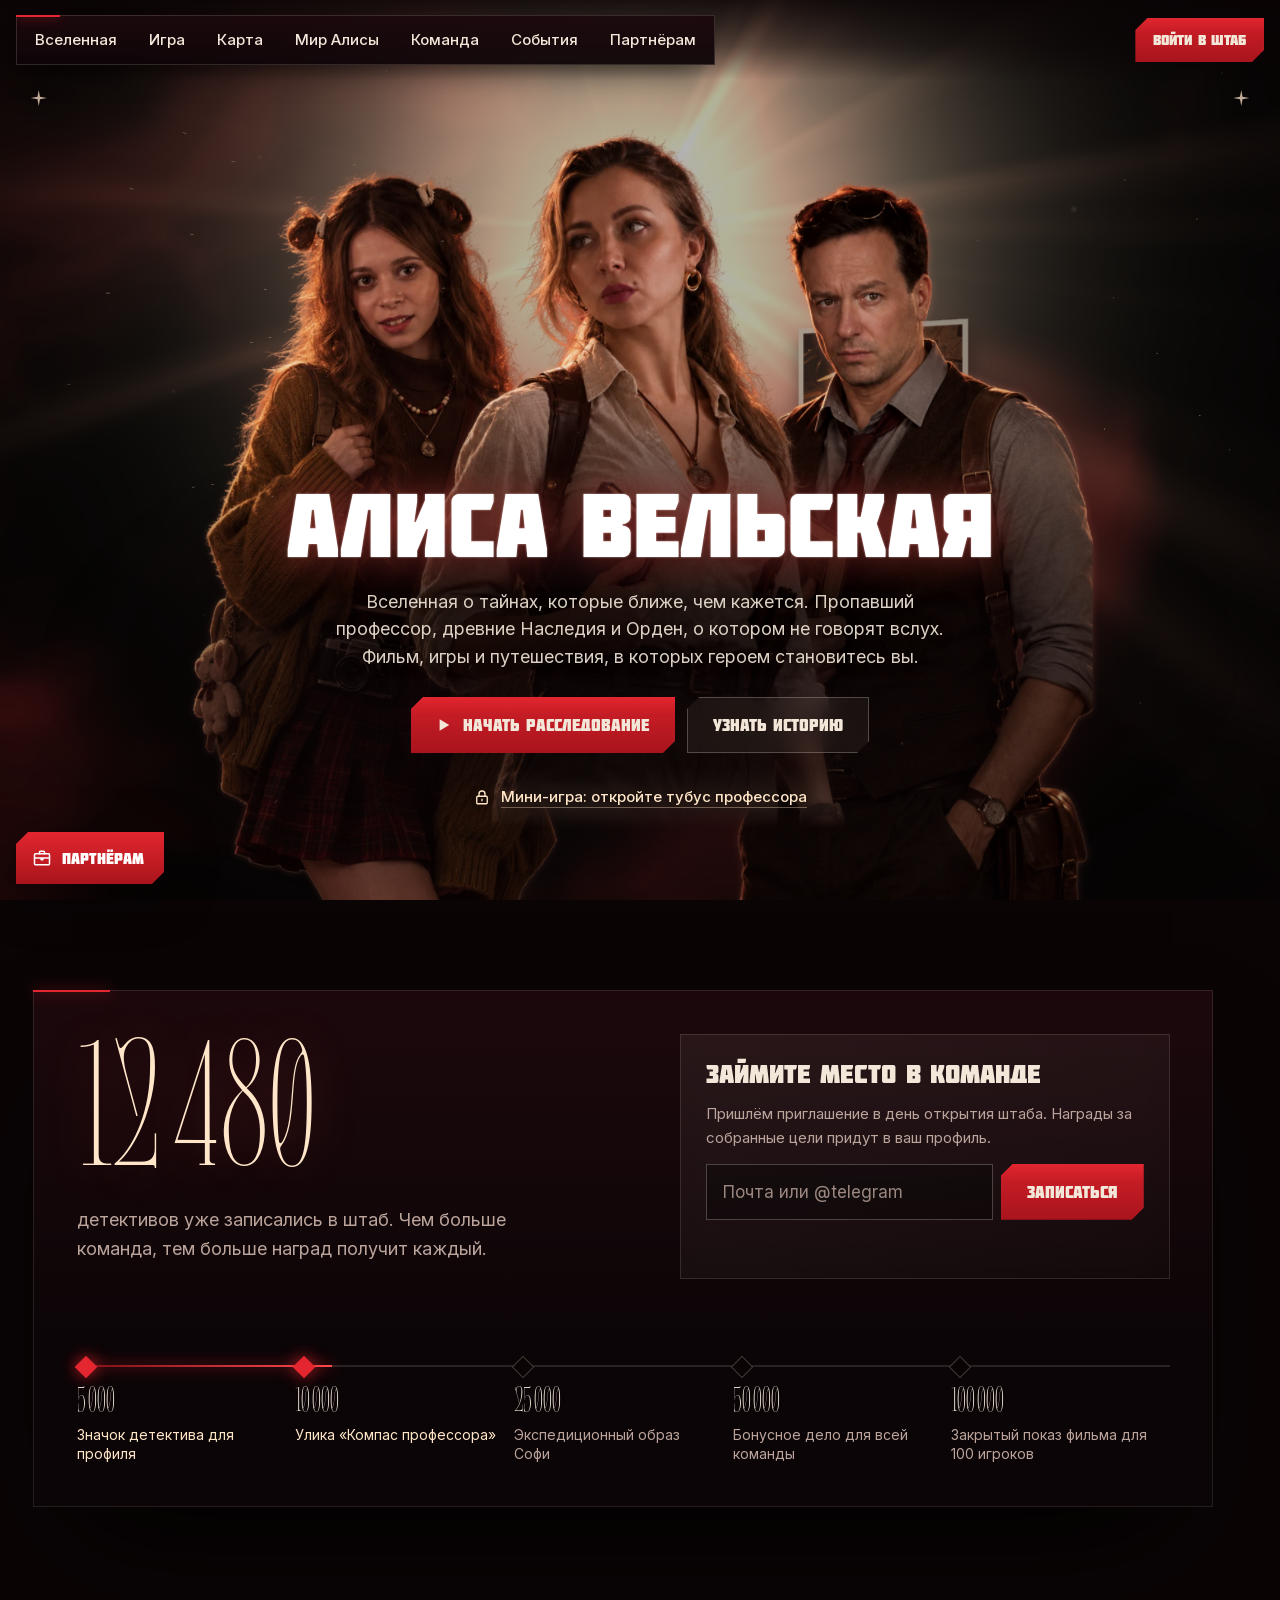
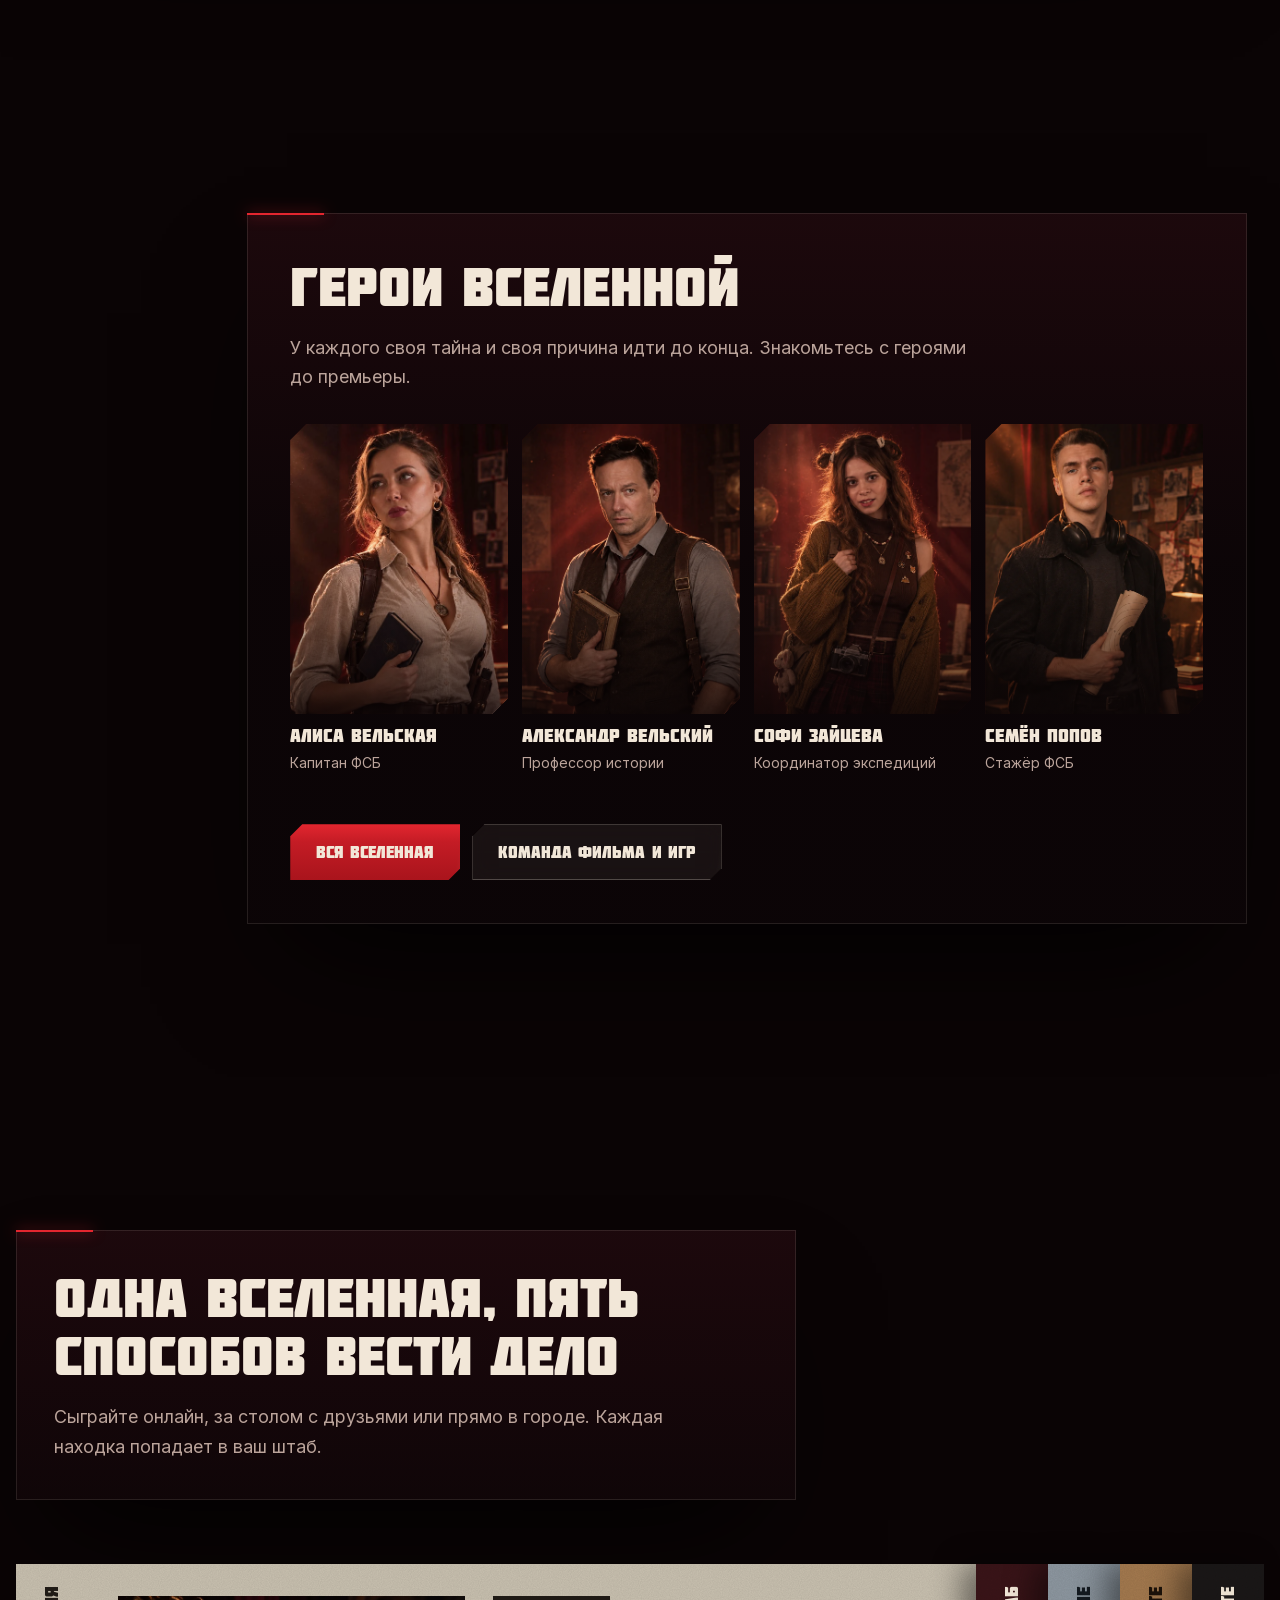
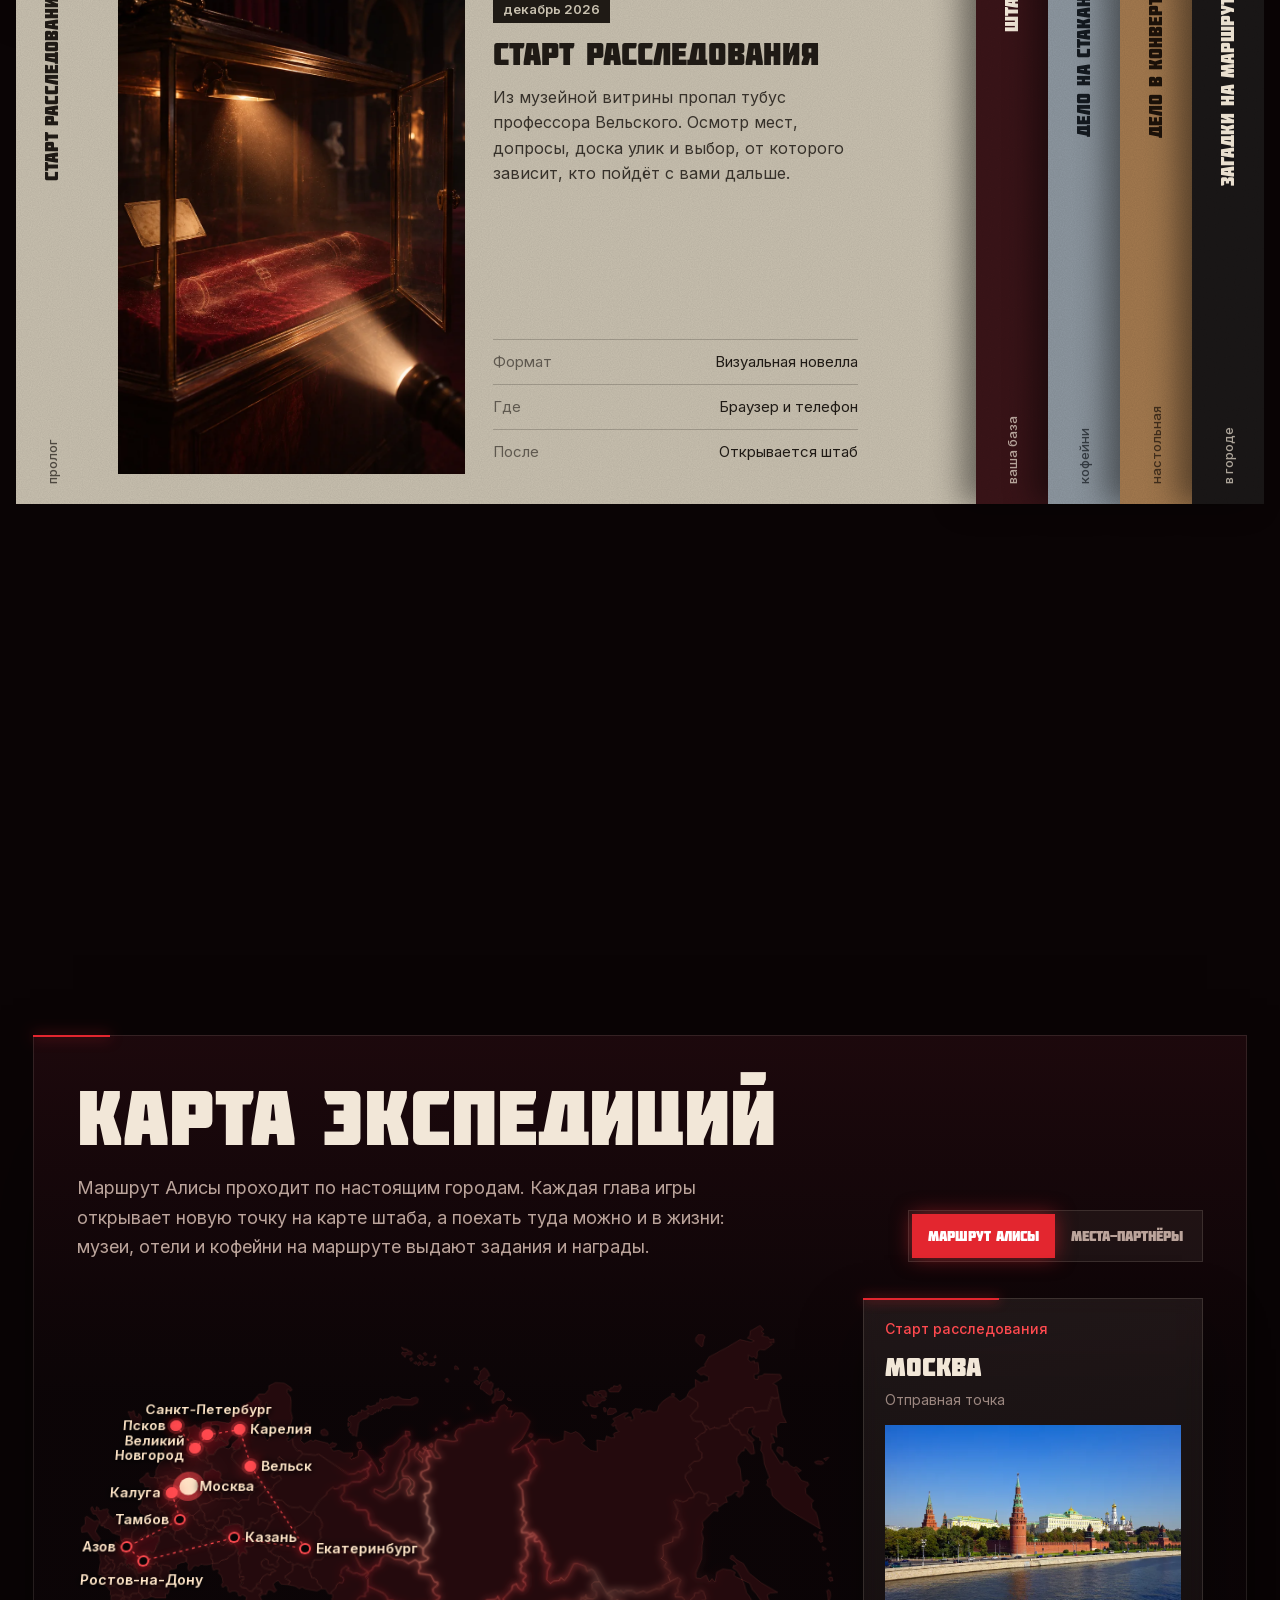
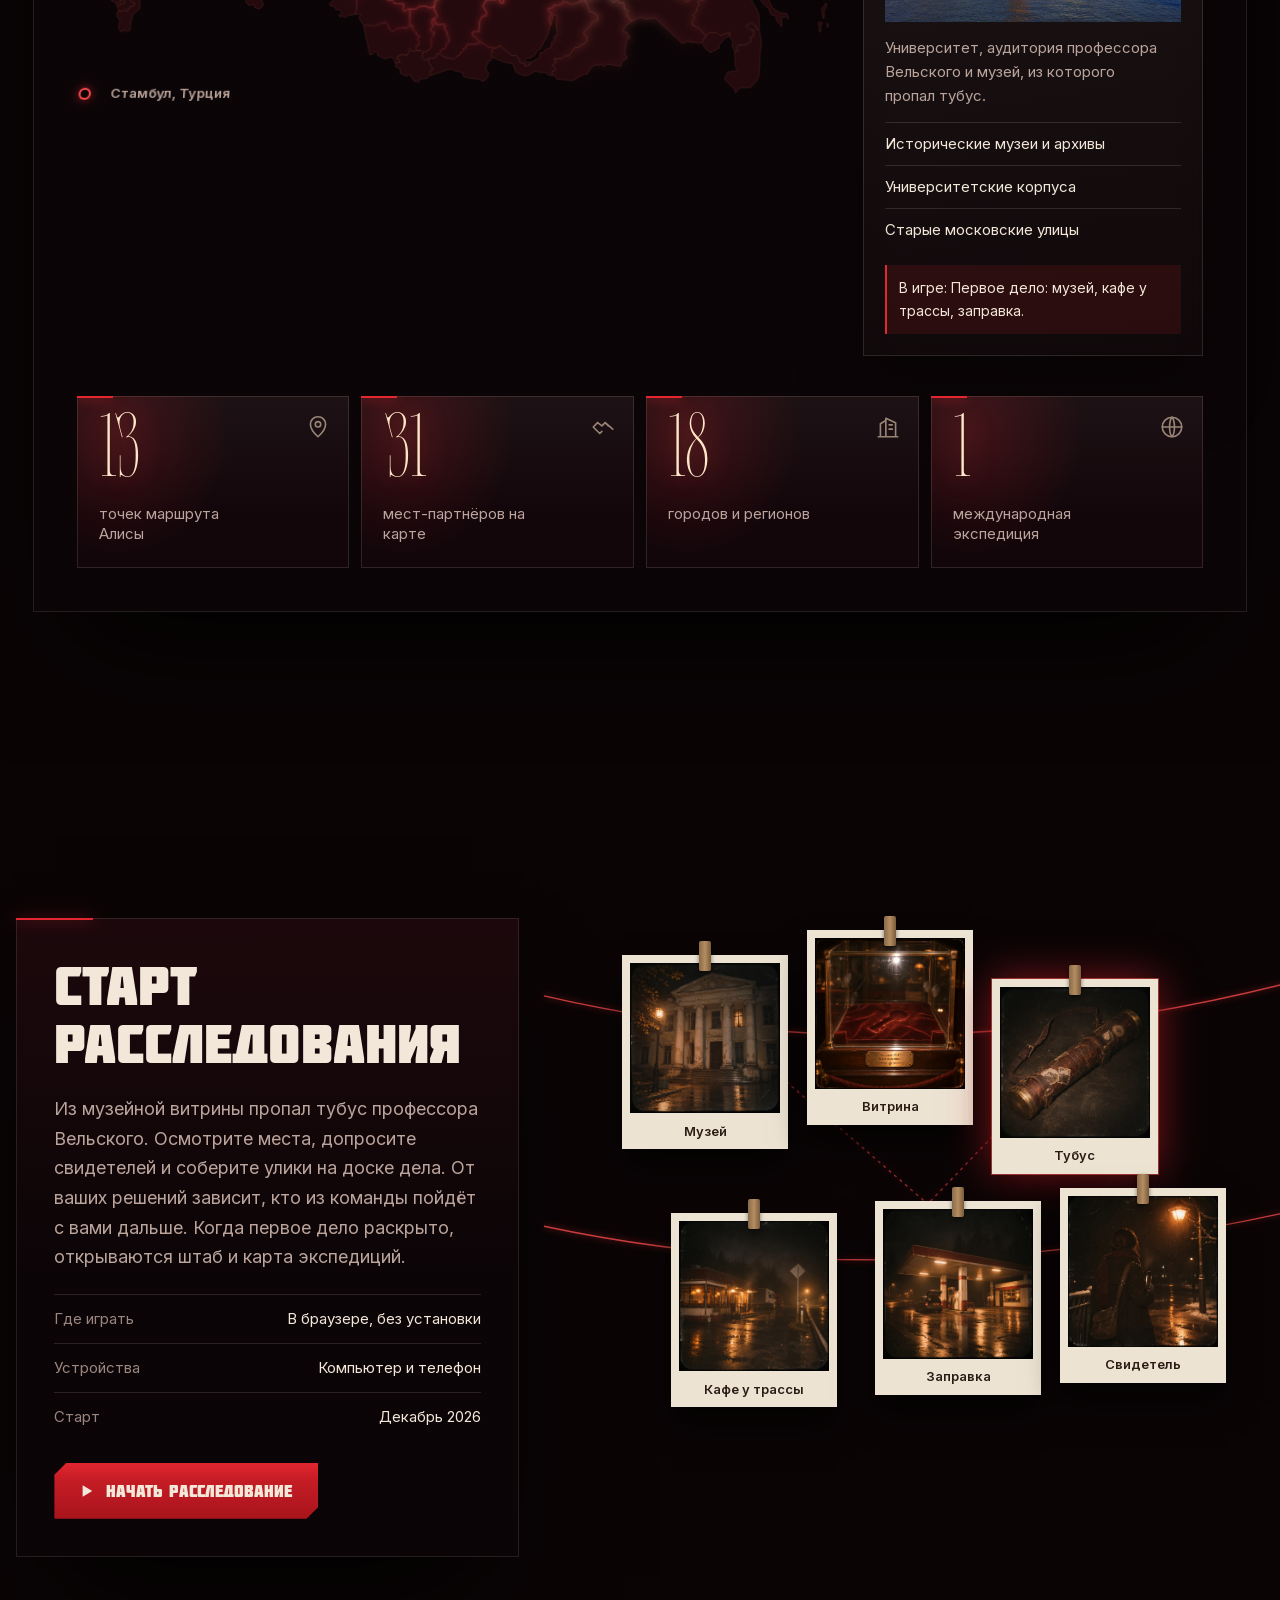
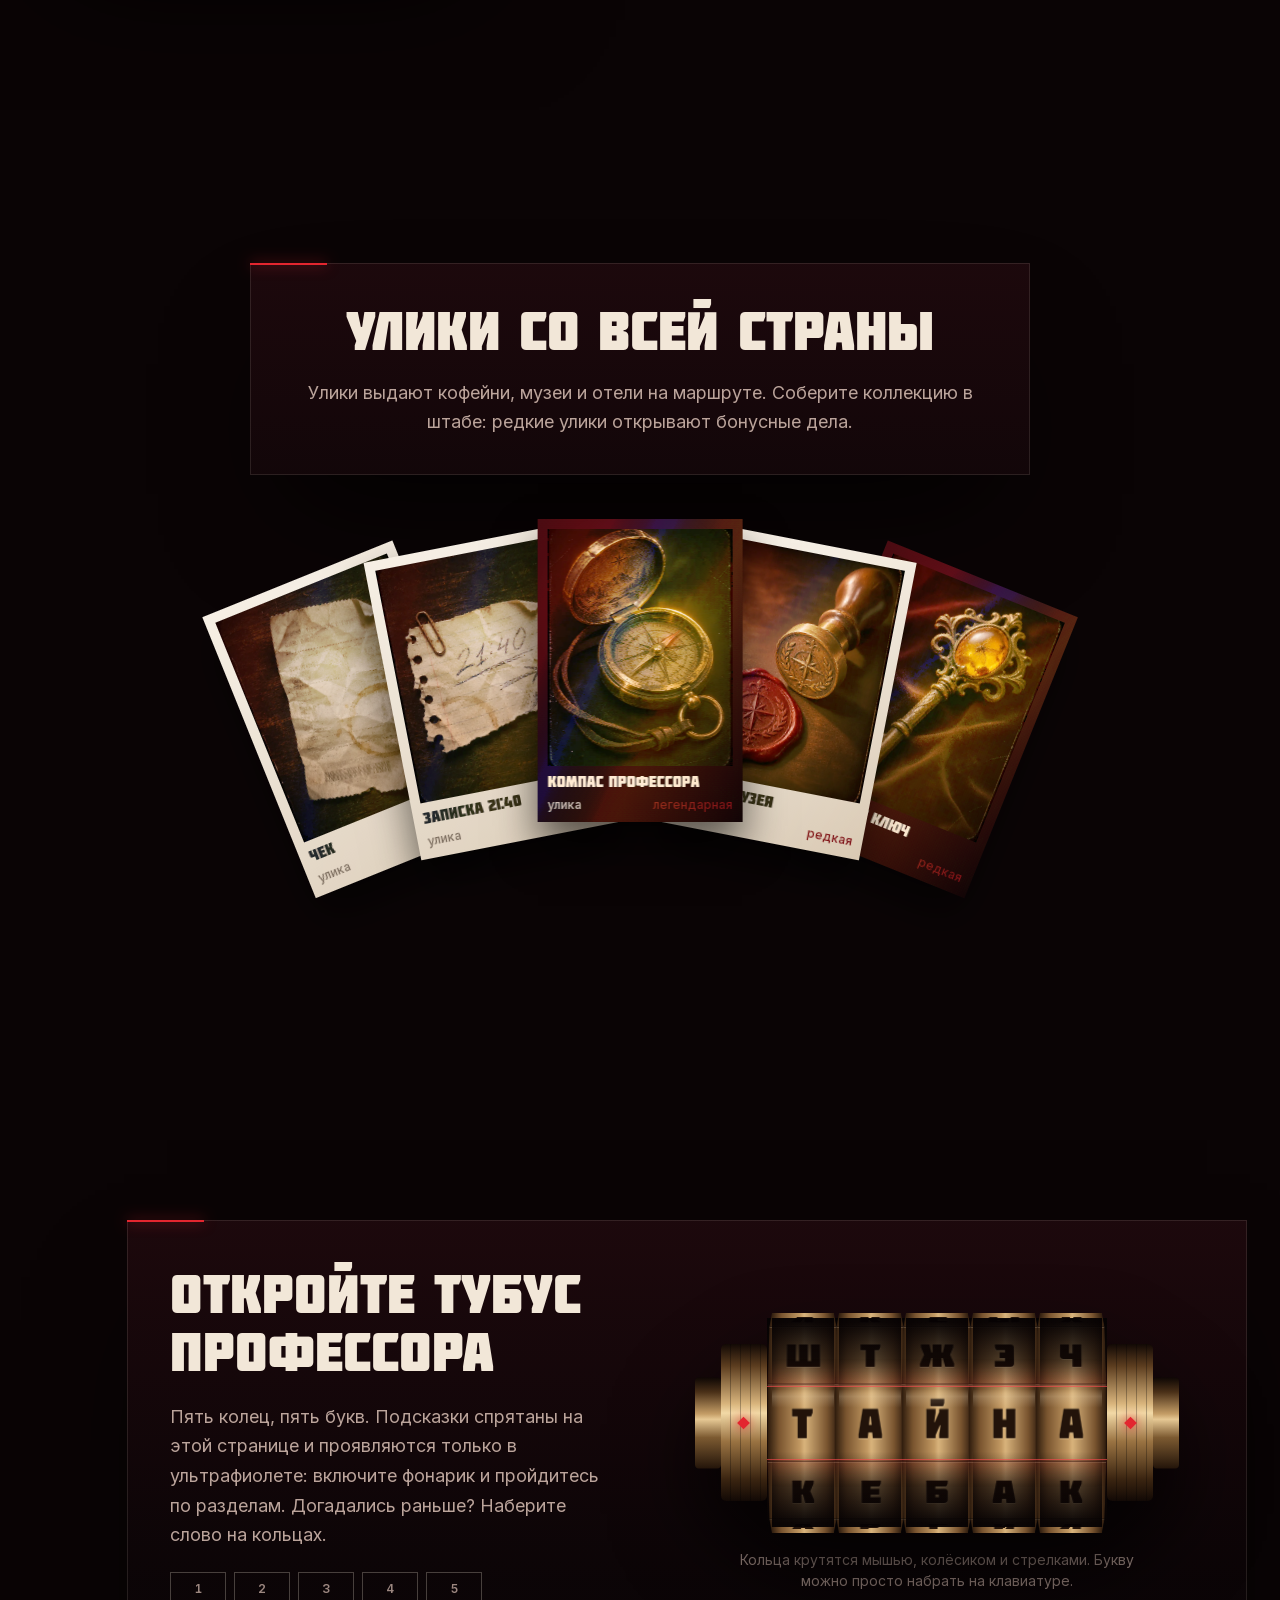
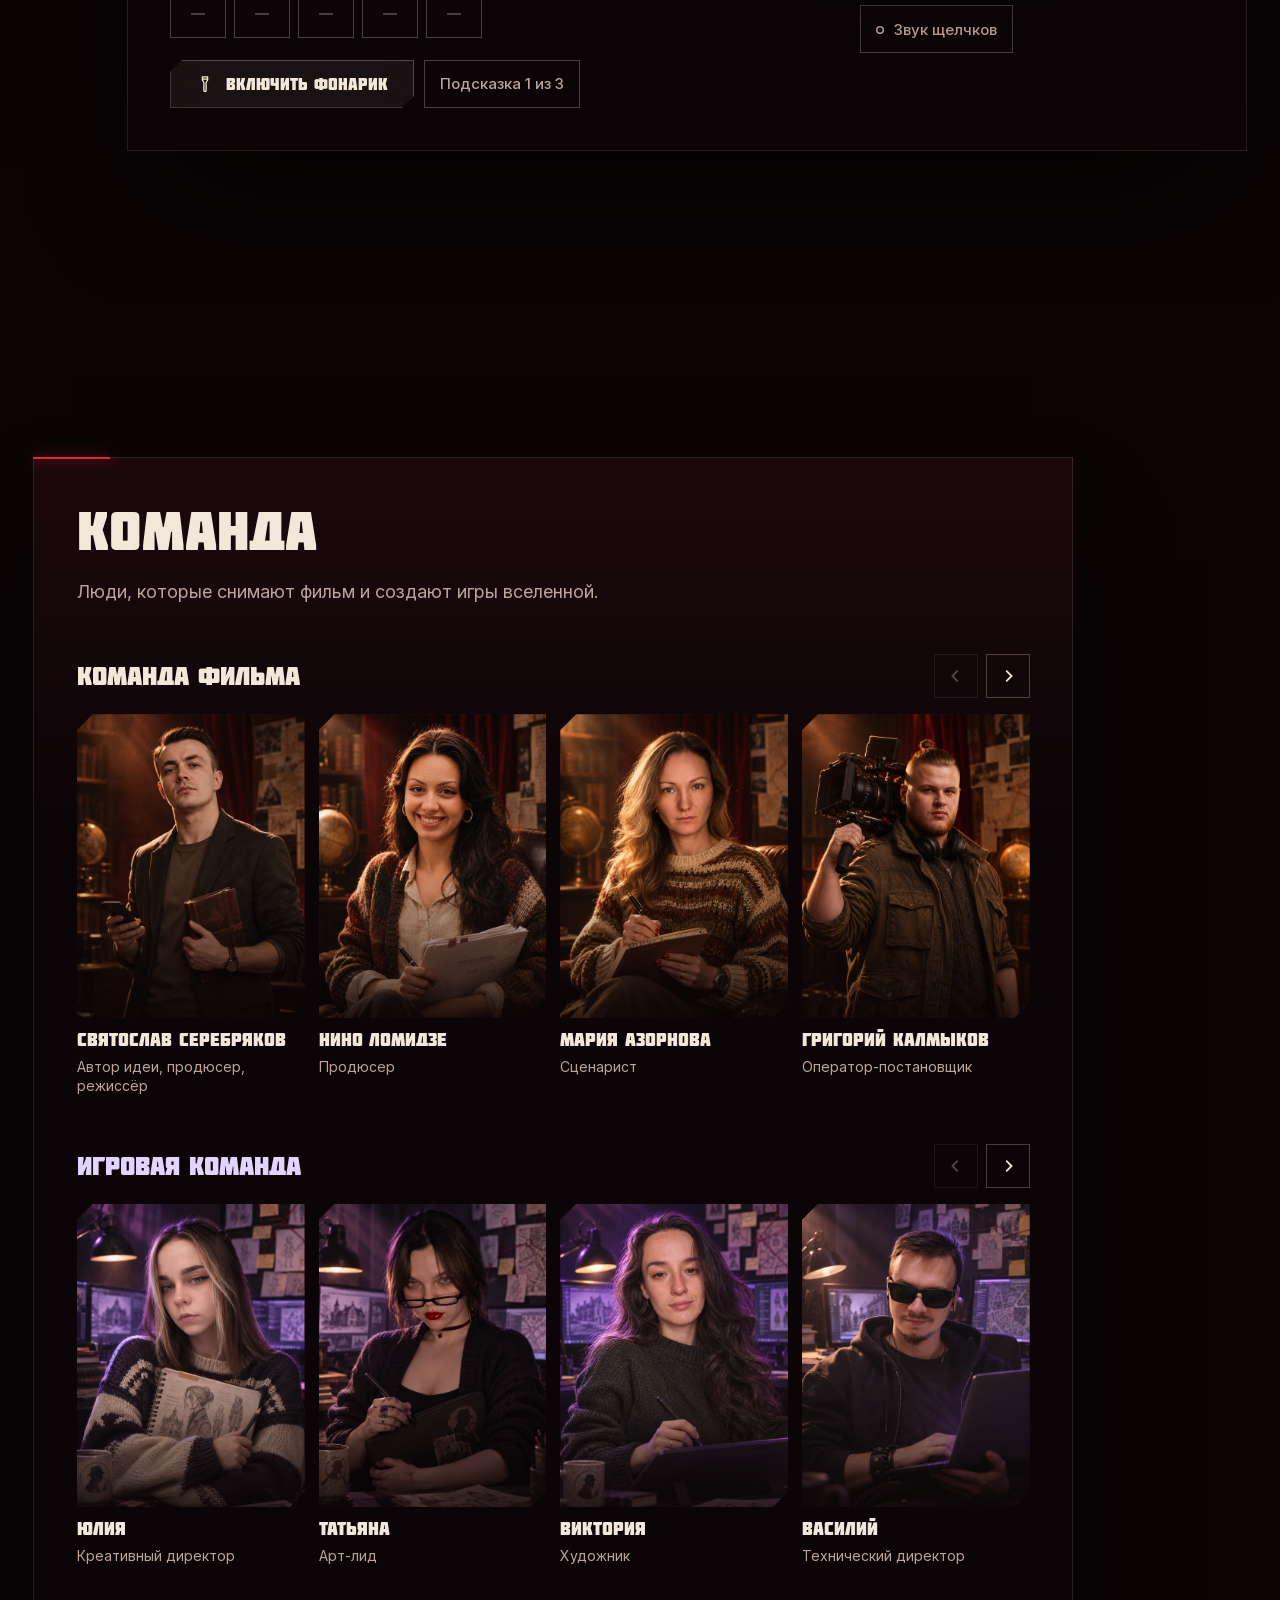
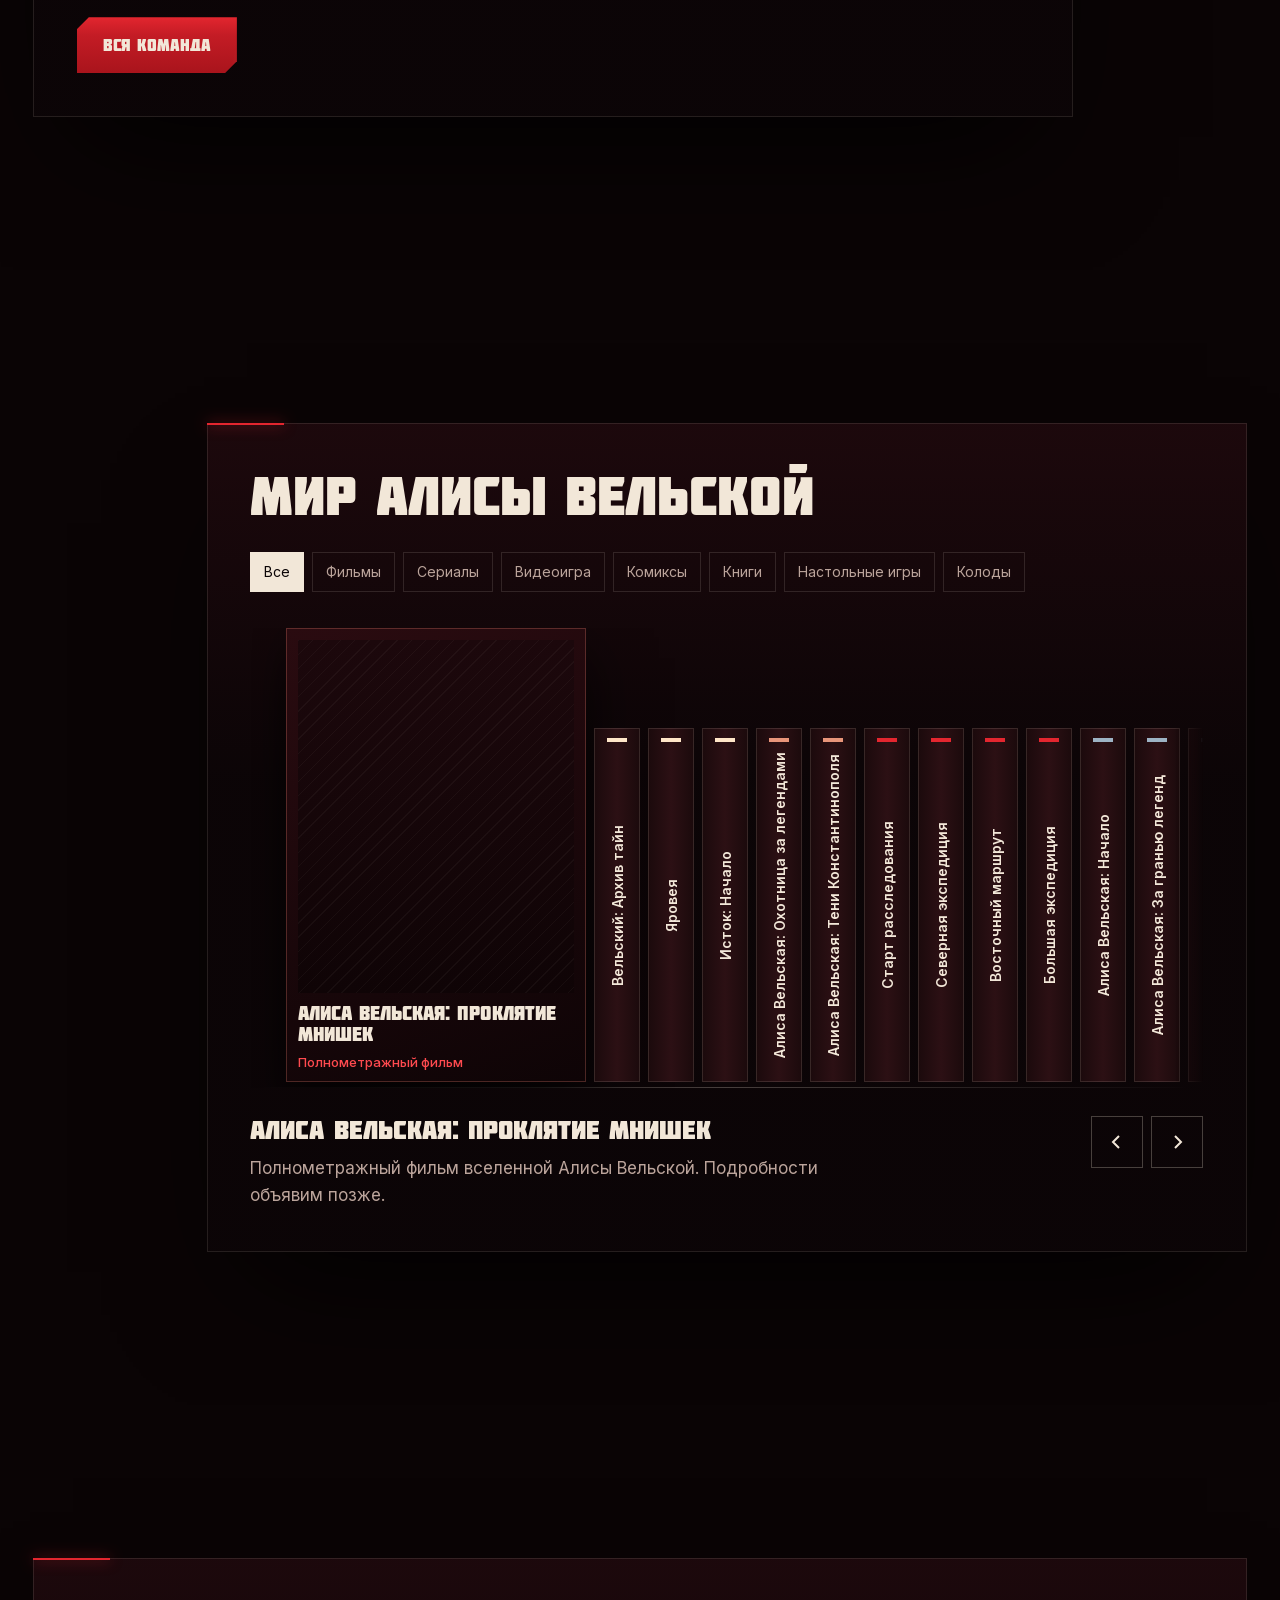
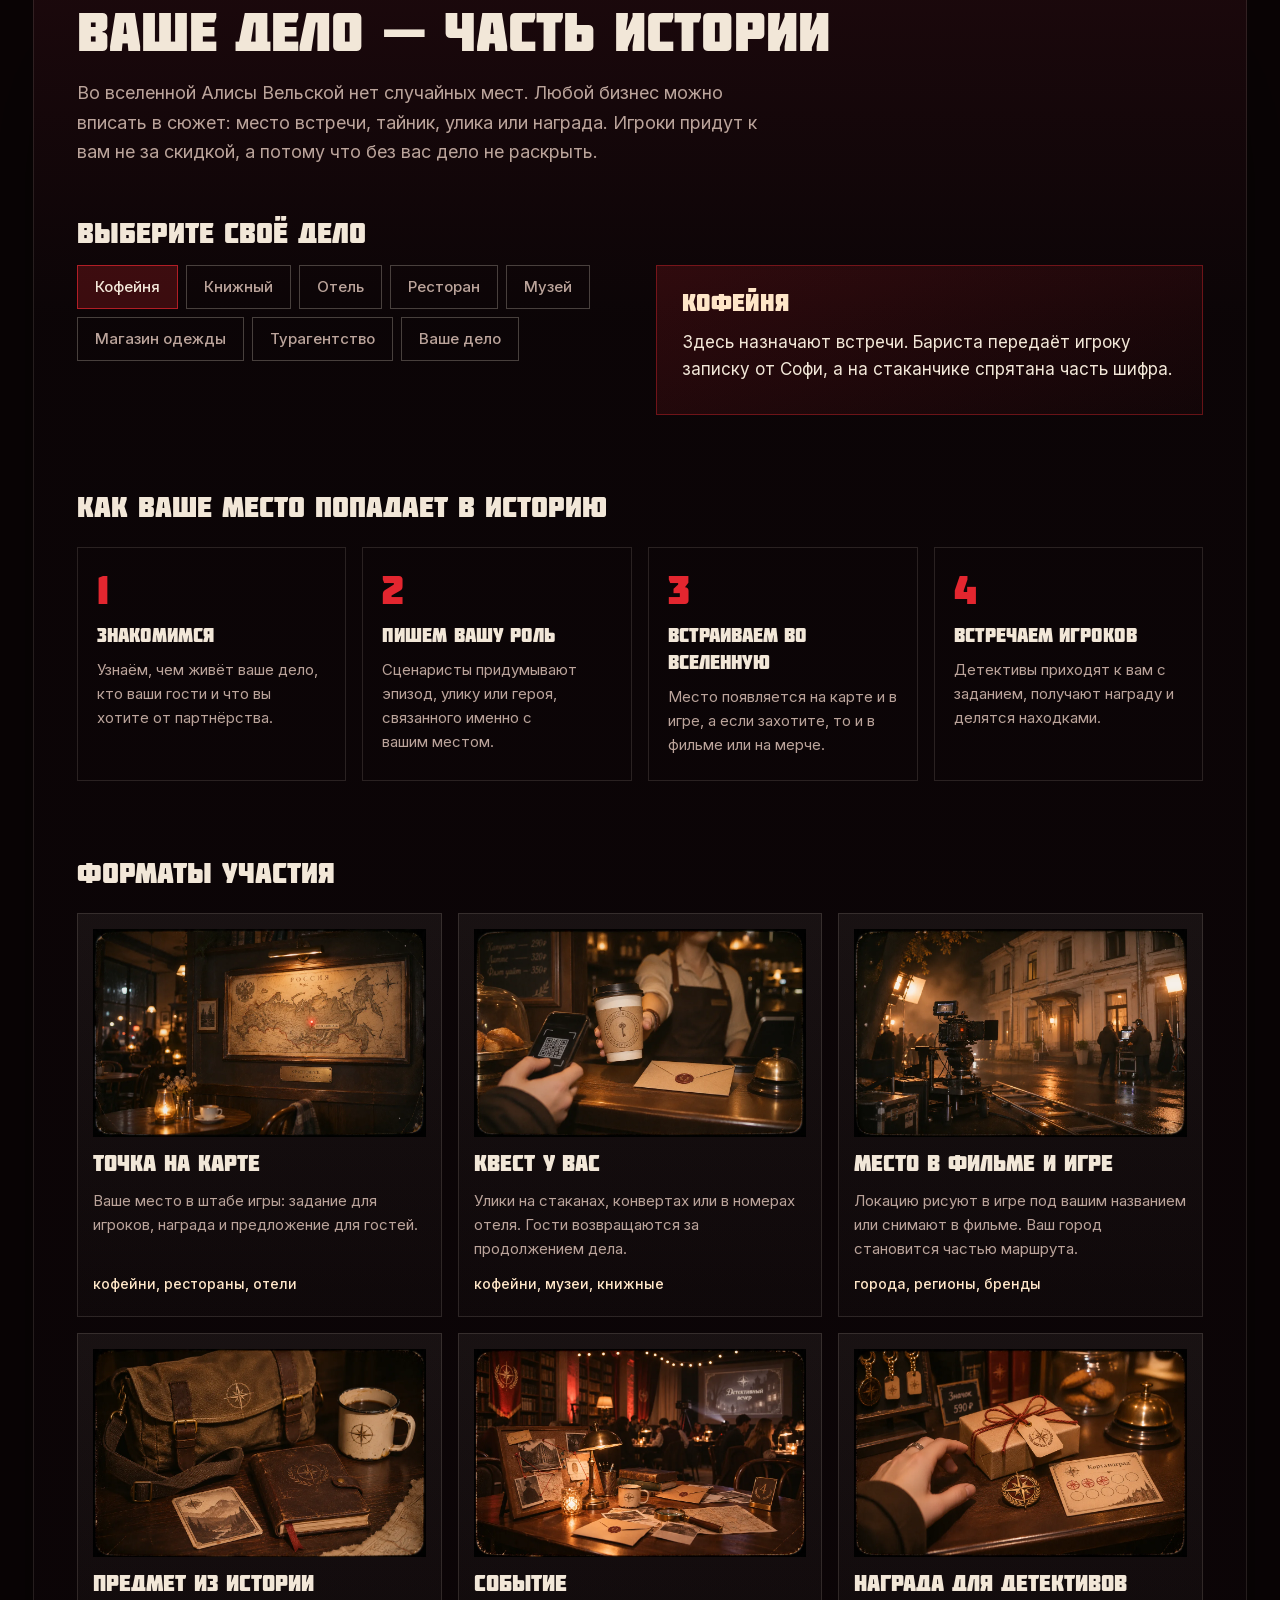
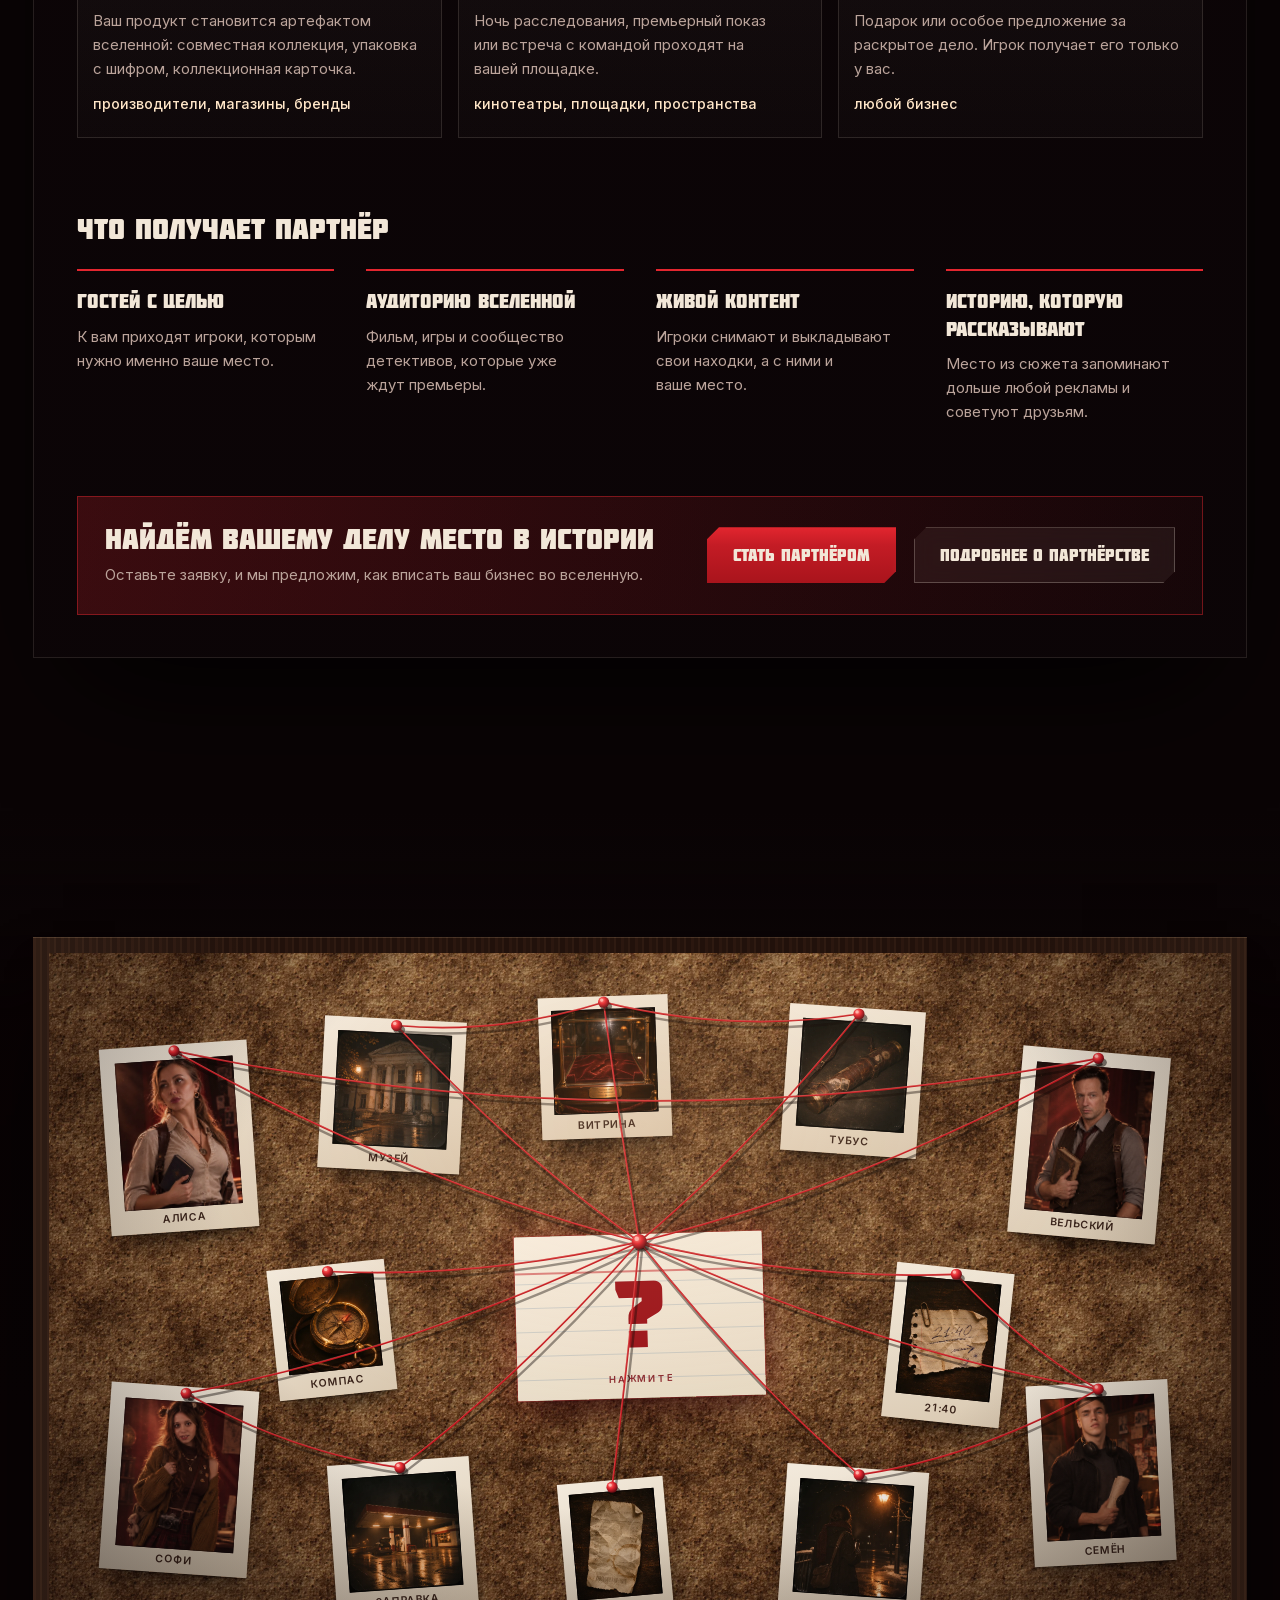
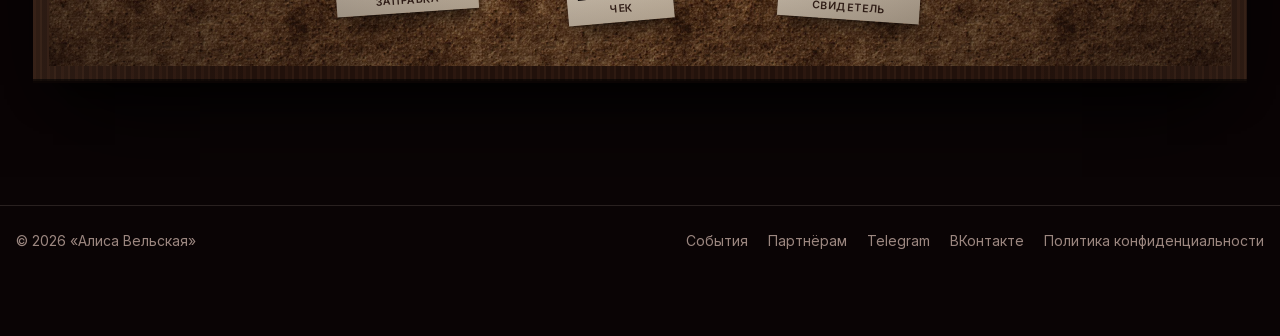
<file: index.html>
<!doctype html>
<html lang="ru">
<head>
<meta charset="utf-8">
<meta name="viewport" content="width=device-width,initial-scale=1,viewport-fit=cover">
<title>Алиса Вельская: детективная игра в браузере, квесты в городах и фильм</title>
<meta name="description" content="Детективная вселенная «Алиса Вельская»: визуальная новелла в браузере, квесты в кофейнях и музеях, карта экспедиций по городам России и фильм. Старт игры в декабре 2026.">
<link rel="canonical" href="https://alisavelskaya.ru/">
<meta name="theme-color" content="#0A0405">
<link rel="icon" href="favicon.svg" type="image/svg+xml">
<meta property="og:type" content="website">
<meta property="og:site_name" content="Алиса Вельская">
<meta property="og:locale" content="ru_RU">
<meta property="og:url" content="https://alisavelskaya.ru/">
<meta property="og:title" content="Алиса Вельская: детективная игра и фильм">
<meta property="og:description" content="Пропавший профессор, древние Наследия и Орден, о котором не говорят вслух. Игра в браузере, квесты в городах и фильм.">
<meta property="og:image" content="https://alisavelskaya.ru/img/og.jpg?v=2">
<meta property="og:image:width" content="1200">
<meta property="og:image:height" content="630">
<link rel="preload" href="fonts/inter-cyr.woff2" as="font" type="font/woff2" crossorigin>
<link rel="stylesheet" href="fonts.css?v=407904a7">
<link rel="stylesheet" href="tubus.css?v=ca48f6b4">
<script type="application/ld+json">
{"@context":"https://schema.org","@graph":[
{"@type":"WebSite","name":"Алиса Вельская","url":"https://alisavelskaya.ru/","inLanguage":"ru"},
{"@type":"VideoGame","name":"Алиса Вельская","url":"https://alisavelskaya.ru/","image":"https://alisavelskaya.ru/img/og.jpg?v=2","description":"Детективная визуальная новелла в браузере. Из музейной витрины пропал тубус профессора Вельского: осмотрите места, допросите свидетелей и соберите улики. После пролога открываются штаб и карта экспедиций по городам России.","genre":["Детектив","Визуальная новелла"],"gamePlatform":["Браузер","Компьютер","Телефон"],"inLanguage":"ru"}
]}
</script>
<style>
:root{
  --ink:#0A0405; --wine:#1E070A; --blood:#7C0D16; --red:#E3262F; --red-hi:#FF4A4F;
  --light:#FFE6C8; --cream:#F2E7D8; --mute:#BBA49B; --dim:#85706A; --line:rgba(242,231,216,.13); --line-2:rgba(242,231,216,.26);
  --f-display:"Molot","Arial Black",Impact,sans-serif;
  --f-sign:"Thaloria","Arial Narrow",sans-serif;
  --f-body:"Inter",system-ui,-apple-system,"Segoe UI",Roboto,sans-serif;
  color-scheme:dark;
}
*,*::before,*::after{box-sizing:border-box;letter-spacing:0}
[hidden]{display:none!important}
html{padding:env(safe-area-inset-top,0px) 0 env(safe-area-inset-bottom,0px);scroll-behavior:smooth;scroll-padding-top:env(safe-area-inset-top,0px)}
body{margin:0;background:var(--ink);color:var(--cream);font:400 17px/1.6 var(--f-body);-webkit-font-smoothing:antialiased;overflow-x:clip}
body::before{content:"";position:fixed;inset:0 0 auto;height:env(safe-area-inset-top,0px);z-index:60;background:var(--ink)}
a{color:inherit}
button{font:inherit;color:inherit;background:none;border:0;padding:0;cursor:pointer;-webkit-tap-highlight-color:transparent}
:focus-visible{outline:2px solid var(--red-hi);outline-offset:3px}
::selection{background:rgba(227,38,47,.85);color:#fff}
html{scrollbar-color:#5A1219 var(--ink);scrollbar-width:thin}
input,textarea{caret-color:var(--red-hi)}
img{display:block;max-width:100%}
.wrap{width:100%;max-width:1320px;margin:0 auto;padding-left:max(16px,env(safe-area-inset-left,0px));padding-right:max(16px,env(safe-area-inset-right,0px))}
h1,h2,h3{margin:0;font-family:var(--f-display);font-weight:400;text-transform:uppercase;text-wrap:balance;word-spacing:-.14em}
h2{font-size:clamp(32px,4.2vw,58px);line-height:1.08}
h3,.pr-form h2{font-size:clamp(22px,2vw,28px);line-height:1.1}
p{margin:0;text-wrap:pretty}
.sec{position:relative;padding-block:clamp(72px,9vw,128px);overflow:clip}
.sec-head{display:flex;flex-direction:column;gap:18px;max-width:780px}
.lede{font-size:clamp(17px,1.4vw,19px);line-height:1.65;color:var(--mute);max-width:62ch}
.ph{position:relative;overflow:hidden;background:var(--img,none) center/cover no-repeat,repeating-linear-gradient(135deg,rgba(242,231,216,.04) 0 1px,transparent 1px 10px),linear-gradient(180deg,#1C080C,#0F0406)}

.btn{position:relative;display:inline-flex;align-items:center;justify-content:center;gap:12px;min-height:56px;padding:0 26px;font:400 16px/1 var(--f-display);text-transform:uppercase;word-spacing:-.12em;text-decoration:none;color:var(--cream);background:linear-gradient(180deg,var(--red),#A9141C);clip-path:polygon(12px 0,100% 0,100% calc(100% - 12px),calc(100% - 12px) 100%,0 100%,0 12px);transition:filter .2s ease-out,translate .2s ease-out;overflow:hidden}
.btn::after{content:"";position:absolute;inset:0;background:linear-gradient(100deg,transparent 30%,rgba(255,230,200,.45) 50%,transparent 70%);background-size:250% 100%;background-position:150% 0;transition:background-position .7s ease-out;pointer-events:none}
.btn.ghost{background:rgba(242,231,216,.06);box-shadow:inset 0 0 0 1px var(--line-2);backdrop-filter:blur(10px)}
@media (hover:hover){.btn:hover{filter:brightness(1.15);translate:0 -2px}.btn:hover::after{background-position:-50% 0}}
.btn:active{scale:.97}
.btn svg{width:14px;height:14px;flex:none}

.nav{position:fixed;left:0;right:0;top:env(safe-area-inset-top,0px);z-index:50;transition:background-color .3s ease-out,box-shadow .3s ease-out}
.nav.solid{background:rgba(10,4,5,.72);backdrop-filter:blur(14px);box-shadow:0 1px 0 var(--line)}
.nav .wrap{display:flex;align-items:center;gap:24px;min-height:72px}
.nav ul{display:flex;gap:28px;list-style:none;margin:0;padding:0;overflow-x:auto;scrollbar-width:none;min-width:0}
.nav ul::-webkit-scrollbar{display:none}
.nav ul a{text-decoration:none;font-size:15px;color:var(--mute);white-space:nowrap;transition:color .15s ease-out}
@media (hover:hover){.nav ul a:hover{color:var(--cream)}}
.nav .btn{min-height:44px;padding:0 18px;font-size:14px;margin-left:auto;flex:none}
.burger{display:none;width:44px;height:44px;align-items:center;justify-content:center;flex:none;box-shadow:inset 0 0 0 1px var(--line-2)}
.burger i{position:relative;display:block;width:18px;height:2px;background:var(--cream);transition:background-color .2s ease-out}
.burger i::before,.burger i::after{content:"";position:absolute;left:0;width:18px;height:2px;background:var(--cream);transition:translate .25s ease-out,rotate .25s ease-out}
.burger i::before{translate:0 -6px}.burger i::after{translate:0 6px}
.nav.open .burger i{background:transparent}.nav.open .burger i::before{translate:0 0;rotate:45deg}.nav.open .burger i::after{translate:0 0;rotate:-45deg}
@media (max-width:900px){
  .burger{display:flex}
  .nav ul{position:absolute;left:0;right:0;top:100%;flex-direction:column;gap:0;padding:8px max(16px,env(safe-area-inset-right,0px)) 20px max(16px,env(safe-area-inset-left,0px));background:rgba(10,4,5,.96);backdrop-filter:blur(14px);box-shadow:0 1px 0 var(--line),0 20px 40px rgba(0,0,0,.5);overflow:visible;visibility:hidden;opacity:0;translate:0 -8px;transition:opacity .2s ease-out,translate .2s ease-out,visibility .2s}
  .nav.open ul{visibility:visible;opacity:1;translate:0 0}
  .nav.open{background:rgba(10,4,5,.96)}
  .nav ul li a{display:block;padding:14px 0;font-size:17px;color:var(--cream);border-bottom:1px solid var(--line)}
  .nav .btn{margin-left:auto}
}

.hero{position:relative;height:clamp(640px,100svh,1080px);min-height:640px;overflow:hidden;isolation:isolate;
  background:radial-gradient(ellipse 60% 64% at 50% 40%,#8C0F19 0%,#4A060C 38%,#1A0306 68%,var(--ink) 92%)}
.stars{position:absolute;inset:clamp(84px,10vh,104px) clamp(14px,2.4vw,40px) auto;height:40%;z-index:7;pointer-events:none}
.stars i{position:absolute;width:16px;height:16px;background:var(--light);clip-path:polygon(50% 0,58% 42%,100% 50%,58% 58%,50% 100%,42% 58%,0 50%,42% 42%);opacity:.75;animation:tw 3.2s ease-in-out infinite}
.stars i:nth-child(1){left:0;top:0}.stars i:nth-child(2){right:0;top:0;animation-delay:1.2s}
@keyframes tw{50%{opacity:.25;scale:.6}}
.hero-copy{position:absolute;left:0;right:0;bottom:clamp(56px,9vh,104px);z-index:8;display:flex;flex-direction:column;align-items:center;gap:22px;text-align:center;padding-left:max(16px,env(safe-area-inset-left,0px));padding-right:max(16px,env(safe-area-inset-right,0px))}
.hero-copy h1{font-size:clamp(40px,7vw,112px);line-height:.95;color:#fff;text-shadow:0 0 40px rgba(255,90,80,.55),0 0 2px rgba(255,255,255,.8),0 8px 30px rgba(0,0,0,.6)}
.hero-copy .sub{color:rgba(242,231,216,.9);font-size:clamp(16px,1.4vw,20px);line-height:1.55;max-width:58ch;text-shadow:0 2px 14px rgba(0,0,0,.8)}
.hero-copy .row{display:flex;gap:12px;flex-wrap:wrap;justify-content:center;margin-top:4px}
@media (max-width:700px){.hero-copy{gap:16px}.hero-copy .sub{font-size:15px}.hero-copy .row .btn{flex:1 1 100%}}

.prereg{background:radial-gradient(ellipse 45% 45% at 70% 45%,rgba(124,13,22,.32),transparent 100%),var(--ink);padding-top:clamp(24px,4vw,56px)}
.pr-top{display:grid;grid-template-columns:minmax(0,1.1fr) minmax(0,1fr);gap:clamp(32px,5vw,80px);align-items:center}
.counter{display:flex;flex-direction:column;gap:14px}
.counter .num{font:400 clamp(96px,14vw,200px)/.8 var(--f-sign);font-variant-numeric:tabular-nums;color:var(--light);text-shadow:0 0 50px rgba(255,120,100,.3)}
.counter p{font-size:18px;color:var(--mute);max-width:40ch}
.pr-form{display:flex;flex-direction:column;gap:14px;padding:26px;background:linear-gradient(160deg,rgba(242,231,216,.07),rgba(242,231,216,.02));box-shadow:inset 0 0 0 1px var(--line);backdrop-filter:blur(8px)}
.pr-form p{color:var(--mute);font-size:15px}
.field{display:flex;gap:8px;flex-wrap:wrap}
.field input{flex:1 1 220px;min-width:0;min-height:56px;padding:0 16px;background:rgba(0,0,0,.35);border:1px solid var(--line-2);color:var(--cream);font:400 17px var(--f-body);outline:none;transition:border-color .15s ease-out}
.field input:focus{border-color:var(--red-hi)}
.field input::placeholder{color:var(--dim)}
.pr-msg{font-size:14px;color:var(--light);min-height:1.4em}
.pr-msg.err{color:var(--red-hi)}
.goals{position:relative;display:grid;grid-template-columns:repeat(5,minmax(0,1fr));gap:0;margin-top:clamp(48px,6vw,80px);padding-top:30px}
.goals::before{content:"";position:absolute;left:0;right:0;top:9px;height:2px;background:var(--line)}
.goals .fill{position:absolute;left:0;top:9px;height:2px;width:0;background:linear-gradient(90deg,var(--blood),var(--red-hi));box-shadow:0 0 14px var(--red);transition:width 1.6s cubic-bezier(.2,0,0,1)}
.g{position:relative;display:flex;flex-direction:column;gap:6px;padding-right:14px}
.g::before{content:"";position:absolute;left:1px;top:-27px;width:16px;height:16px;rotate:45deg;background:var(--ink);box-shadow:inset 0 0 0 1px var(--line-2)}
.g.on::before{background:var(--red);box-shadow:0 0 16px rgba(227,38,47,.8)}
.g b{font:400 34px/1 var(--f-sign);font-variant-numeric:tabular-nums;color:var(--cream)}
.g span{font-size:14px;color:var(--mute);line-height:1.35}
.g.on span{color:var(--light)}
@media (max-width:900px){.pr-top{grid-template-columns:1fr}.goals{grid-template-columns:repeat(2,minmax(0,1fr));row-gap:40px}.goals::before,.goals .fill{display:none}}

.files{display:flex;margin-top:clamp(40px,5vw,64px);height:clamp(520px,60vh,620px)}
.file{--p:#BDB6A5;--pi:#22201C;position:relative;flex:0 0 72px;min-width:0;background-color:var(--p);color:var(--pi);transition:flex-basis .6s cubic-bezier(.2,0,0,1),filter .3s ease-out;box-shadow:-14px 0 30px rgba(0,0,0,.45);overflow:hidden;cursor:pointer;
  background-image:url("data:image/svg+xml,%3Csvg xmlns='http://www.w3.org/2000/svg' width='160' height='160'%3E%3Cfilter id='n'%3E%3CfeTurbulence type='fractalNoise' baseFrequency='.9' numOctaves='2'/%3E%3CfeColorMatrix values='0 0 0 0 0 0 0 0 0 0 0 0 0 0 0 0 0 0 .09 0'/%3E%3C/filter%3E%3Crect width='100%25' height='100%25' filter='url(%23n)'/%3E%3C/svg%3E")}
.file:first-child{box-shadow:none}
.file.open{flex:1 1 auto;cursor:default}
@media (hover:hover){.file:not(.open):hover{filter:brightness(1.08)}}
.file .tab{position:absolute;left:0;top:0;bottom:0;width:72px;display:flex;flex-direction:column;align-items:center;justify-content:space-between;padding:22px 0 20px}
.file .tab b{writing-mode:vertical-rl;rotate:180deg;font:400 18px/1 var(--f-display);text-transform:uppercase;word-spacing:-.14em;white-space:nowrap}
.file .tab small{writing-mode:vertical-rl;rotate:180deg;font:500 13px/1 var(--f-body);opacity:.7;white-space:nowrap}
.file .body{position:absolute;left:72px;top:0;bottom:0;width:min(800px,calc(100vw - 72px*5 - 40px));display:grid;grid-template-columns:minmax(0,1fr) minmax(0,1.05fr);gap:28px;padding:32px 30px 30px;visibility:hidden}
.file.open .body{visibility:visible}
.files.anim .file.open .body{animation:fadeIn .4s .2s ease-out both}
@keyframes fadeIn{from{opacity:0}}
.file .body .ph{height:100%;min-height:200px}
.file .txt{display:flex;flex-direction:column;gap:14px;min-width:0}
.file .txt .st{align-self:flex-start;font:600 13px/1 var(--f-body);padding:7px 10px;background:var(--pi);color:var(--p)}
.file .txt h3{font-size:clamp(24px,2.4vw,34px)}
.file .txt p{font-size:16px;line-height:1.6;opacity:.85}
.file .txt ul{list-style:none;margin:auto 0 0;padding:0;display:flex;flex-direction:column}
.file .txt li{display:flex;justify-content:space-between;gap:12px;padding:10px 0;border-top:1px solid color-mix(in srgb,var(--pi) 22%,transparent);font-size:15px}
.file .txt li span{opacity:.6}
.f1{--p:#C9C1B0;--pi:#1F1A15}.f2{--p:#3A1418;--pi:#F2E7D8}.f3{--p:#8D97A0;--pi:#141A20}.f4{--p:#A3794E;--pi:#1C120A}.f5{--p:#1A1717;--pi:#E9DFCF}
@media (max-width:900px){
  .files{flex-direction:column;height:auto}
  .file{flex:none;box-shadow:0 -10px 24px rgba(0,0,0,.4)}
  .file .tab{position:relative;width:auto;flex-direction:row;padding:18px 20px}
  .file .tab b,.file .tab small{writing-mode:horizontal-tb;rotate:0deg}
  .file .body{position:relative;left:0;width:auto;grid-template-columns:1fr;padding:0 20px 24px;display:none}
  .file.open .body{display:grid}
  .file .body .ph{height:220px}
}

.mapsec{background:radial-gradient(ellipse 60% 42% at 50% 52%,rgba(52,9,14,.9),rgba(10,4,5,0) 100%),var(--ink)}
.map-head{display:grid;grid-template-columns:minmax(0,1fr) auto;align-items:end;gap:24px 40px}
.map-head .seg{justify-self:end}
.map-head h2{font-size:clamp(40px,6vw,84px);line-height:1}
.seg{display:inline-flex;padding:4px;background:rgba(242,231,216,.05);box-shadow:inset 0 0 0 1px var(--line)}
.seg button{min-height:44px;padding:0 16px;font:400 14px var(--f-display);text-transform:uppercase;word-spacing:-.12em;color:var(--mute);transition:background-color .2s ease-out,color .2s ease-out}
.seg button[aria-pressed=true]{background:var(--red);color:#fff;box-shadow:0 0 20px rgba(227,38,47,.5)}
.map-wrap{position:relative;margin-top:36px;display:grid;grid-template-columns:minmax(0,1fr) 340px;gap:24px;align-items:start}
.table{position:relative;perspective:1600px}
.board{position:relative;aspect-ratio:1060/560;transform-style:preserve-3d;transform:rotateX(20deg);transition:transform .5s cubic-bezier(.2,0,0,1);transform-origin:50% 70%}
.board>svg{position:absolute;inset:0;width:100%;height:100%;overflow:visible}
.rg{fill:#240A0D;stroke:rgba(255,130,110,.26);stroke-width:.6;transition:fill .25s ease-out}
.rg.act{fill:#370A10}
.seam{fill:none;stroke-linejoin:round}
.route{fill:none;stroke:var(--red-hi);stroke-width:1.6;stroke-dasharray:4 5;filter:drop-shadow(0 0 4px var(--red));animation:dash 30s linear infinite}
@keyframes dash{to{stroke-dashoffset:-400}}
.pins{position:absolute;inset:0}
.pin{position:absolute;translate:-50% -50%;display:flex;align-items:center;justify-content:center;width:34px;height:34px}
.pin .d{width:12px;height:12px;border-radius:50%;background:var(--red-hi);box-shadow:0 0 0 3px rgba(255,74,79,.25),0 0 16px var(--red);transition:scale .2s ease-out}
.pin.soon .d{background:var(--ink);box-shadow:inset 0 0 0 2px var(--red-hi),0 0 10px rgba(227,38,47,.6)}
.pin::before{content:"";position:absolute;width:12px;height:12px;border-radius:50%;border:1px solid var(--red-hi);animation:ping 2.6s ease-out infinite}
.pin.soon::before{display:none}
@keyframes ping{from{scale:1;opacity:.9}to{scale:3.6;opacity:0}}
.pin .lb{position:absolute;left:28px;top:50%;translate:0 -50%;white-space:nowrap;font:600 14px/1 var(--f-body);color:var(--light);text-shadow:0 1px 6px #000,0 0 12px #000;pointer-events:none}
.pin .lb.l{left:auto;right:28px}
.pin[aria-pressed=true] .d{scale:1.6;background:var(--light);box-shadow:0 0 0 4px rgba(255,74,79,.5),0 0 24px var(--red-hi)}
.pin.cat .d{width:28px;height:28px;display:flex;align-items:center;justify-content:center;background:#1A0609;box-shadow:inset 0 0 0 1.5px var(--light),0 4px 10px rgba(0,0,0,.6);color:var(--light)}
.pin.cat::before{display:none}
.pin.cat .d svg{width:16px;height:16px;fill:none;stroke:currentColor;stroke-width:2;stroke-linecap:round;stroke-linejoin:round}
.pin.cat[aria-pressed=true] .d{background:var(--red);box-shadow:0 0 0 3px rgba(255,230,200,.6),0 0 22px var(--red);color:#fff;scale:1.25}
.pin.cl .d{width:auto;height:30px;padding:0 12px 0 4px;gap:8px;border-radius:15px;font:600 13px/1 var(--f-body);white-space:nowrap}
.pin.cl .d i{width:22px;height:22px;border-radius:50%;background:var(--red);color:#fff;display:flex;align-items:center;justify-content:center;font-style:normal;font:400 17px/1 var(--f-sign)}
.offmap{position:absolute;left:0;bottom:-3%;display:flex;align-items:center;gap:8px;font:600 13px/1 var(--f-body);color:var(--mute)}
.offmap .pin{position:relative;translate:none}
.mcard{position:relative;display:flex;flex-direction:column;gap:14px;padding:22px;background:linear-gradient(170deg,rgba(242,231,216,.08),rgba(242,231,216,.02));box-shadow:inset 0 0 0 1px var(--line),0 30px 60px rgba(0,0,0,.4);backdrop-filter:blur(10px)}
.mcard::before{content:"";position:absolute;left:0;top:0;width:40%;height:2px;background:var(--red);box-shadow:0 0 12px var(--red)}
.mcard .ep{font:500 14px/1.3 var(--f-body);color:var(--red-hi)}
.mcard h3{font-size:26px}
.mcard .where{color:var(--dim);font-size:14px;margin-top:-6px}
.mcard p{color:var(--mute);font-size:15px}
.mcard .ph{height:160px}
.mcard ul{list-style:none;margin:0;padding:0;display:flex;flex-direction:column}
.mcard li{padding:9px 0;border-top:1px solid var(--line);font-size:15px;display:flex;justify-content:space-between;gap:12px}
.mcard li span{color:var(--dim)}
.mcard .game{padding:12px 14px;background:rgba(227,38,47,.12);box-shadow:inset 2px 0 0 var(--red);font-size:14px}
.map-stats{display:grid;grid-template-columns:repeat(4,minmax(0,1fr));gap:12px;margin-top:40px}
.stat{position:relative;display:flex;flex-direction:column;gap:14px;padding:22px 22px 24px;overflow:hidden;background:linear-gradient(180deg,rgba(242,231,216,.05),rgba(242,231,216,0) 70%),#12060A;box-shadow:inset 0 0 0 1px var(--line);transition:box-shadow .3s ease-out}
.stat::before{content:"";position:absolute;left:-30%;top:-60%;width:90%;height:160%;background:radial-gradient(ellipse,rgba(227,38,47,.28),transparent 65%);pointer-events:none;transition:opacity .3s ease-out;opacity:.7}
.stat::after{content:"";position:absolute;left:0;top:0;width:36px;height:2px;background:var(--red);box-shadow:0 0 12px var(--red)}
.stat svg{position:absolute;right:18px;top:18px;width:26px;height:26px;fill:none;stroke:var(--light);stroke-width:1.5;stroke-linecap:round;stroke-linejoin:round;opacity:.55}
.stat b{position:relative;font:400 clamp(64px,7vw,104px)/.8 var(--f-sign);color:var(--light);text-shadow:0 0 30px rgba(255,120,100,.45);font-variant-numeric:tabular-nums}
.stat span{position:relative;color:var(--mute);font-size:15px;line-height:1.35;max-width:18ch}
@media (hover:hover){.stat:hover{box-shadow:inset 0 0 0 1px rgba(227,38,47,.6)}.stat:hover::before{opacity:1}}
@media (max-width:700px){.map-stats{grid-template-columns:repeat(2,minmax(0,1fr));gap:8px}.stat{padding:16px}.stat svg{width:20px;height:20px;right:12px;top:12px}}
.legend{display:flex;gap:8px;flex-wrap:wrap;margin-top:18px}
.legend button{min-height:36px;padding:0 12px;display:inline-flex;align-items:center;gap:8px;font-size:14px;color:var(--mute);box-shadow:inset 0 0 0 1px var(--line);transition:color .15s ease-out,background-color .15s ease-out}
.legend button svg{width:16px;height:16px;fill:none;stroke:currentColor;stroke-width:2;stroke-linecap:round;stroke-linejoin:round}
.legend button[aria-pressed=true]{color:#fff;background:rgba(227,38,47,.22);box-shadow:inset 0 0 0 1px rgba(227,38,47,.7)}
@media (max-width:900px){.map-head{grid-template-columns:1fr}.map-head .seg{justify-self:stretch}.seg button{flex:1}}
@media (max-width:1000px){.map-wrap{grid-template-columns:minmax(0,1fr)}.pin .lb{font-size:17px;left:20px}.pin .lb.l{right:20px}}
@media (max-width:600px){.table{margin-inline:-16px;overflow-x:auto;overscroll-behavior-x:contain;scrollbar-width:none;padding:10px 16px}.table::-webkit-scrollbar{display:none}.board{transform:none;width:760px}.pin .lb{display:block!important;font-size:12px;left:20px}.pin .lb.l{right:20px}.pin{width:26px;height:26px}.pin .d{width:9px;height:9px}.pin.cat .d{width:22px;height:22px}.pin.cat .d svg{width:12px;height:12px}}

.people{background:var(--ink)}
.ppl{display:grid;grid-template-columns:repeat(4,minmax(0,1fr));gap:14px}
.person{position:relative;display:flex;flex-direction:column;gap:12px}
.person .ph{aspect-ratio:3/4;max-width:100%;clip-path:polygon(16px 0,100% 0,100% calc(100% - 16px),calc(100% - 16px) 100%,0 100%,0 16px);transition:filter .3s ease-out}
.person .ph::after{content:"";position:absolute;inset:0;background:linear-gradient(180deg,transparent 55%,rgba(10,4,5,.75))}
.person b{font:400 18px/1.15 var(--f-display);text-transform:uppercase;word-spacing:-.12em}
.person small{font-size:14px;color:var(--mute);line-height:1.4;margin-top:-6px}
@media (hover:hover){.person:hover .ph{filter:brightness(1.12) saturate(1.1)}}
@media (max-width:900px){.ppl{grid-template-columns:repeat(2,minmax(0,1fr))}}

.hero-c{text-decoration:none;color:inherit}
.ph.art{background:radial-gradient(ellipse at 50% 25%,#6A0F18,#1A0609 75%)}
.ph.art img{position:absolute;left:50%;top:5%;width:150%;max-width:none;translate:-50% 0;transition:scale .5s cubic-bezier(.2,0,0,1);transform-origin:50% 10%}
.ph.real img{left:0;top:0;width:100%;height:100%;translate:none;object-fit:cover;object-position:50% 12%}
@media (hover:hover){.hero-c:hover .ph.art img{scale:1.05}}
.ph.sil{background:linear-gradient(180deg,#2B0E13,#130508)}
.ph.sil.gr{background:linear-gradient(180deg,#24162F,#0E0814)}
.ph.sil img{position:absolute;inset:0;width:100%;height:100%;object-fit:cover;filter:drop-shadow(0 0 1px rgba(255,170,140,.22))}
.ph.sil.gr img{filter:drop-shadow(0 0 1px rgba(200,170,255,.25))}
.people .person small{min-height:2.8em}
.trow{margin-top:clamp(32px,4vw,48px);display:flex;flex-direction:column;gap:16px}
.trow-h{display:flex;justify-content:space-between;align-items:center;gap:16px}
.trow-h h3{font-size:clamp(20px,2vw,26px)}
.trow.gr .trow-h h3{color:#E3D4FF}
.arrows{display:flex;gap:8px}
.arrows button{width:44px;height:44px;display:flex;align-items:center;justify-content:center;box-shadow:inset 0 0 0 1px var(--line-2);transition:background-color .15s ease-out}
.arrows button svg{width:16px;height:16px;fill:none;stroke:currentColor;stroke-width:2}
@media (hover:hover){.arrows button:hover{background:rgba(242,231,216,.08)}}
.arrows button:disabled{opacity:.3;cursor:default}
.track{display:grid;grid-auto-flow:column;grid-auto-columns:calc((100% - 3*14px)/4);gap:14px;overflow-x:auto;scroll-snap-type:x mandatory;scroll-behavior:smooth;scrollbar-width:none;overscroll-behavior-x:contain}
.track::-webkit-scrollbar{display:none}
.track .person{scroll-snap-align:start}
@media (max-width:700px){.track{grid-auto-columns:calc((100% - 14px)/2.2)}}
.prologue{background:radial-gradient(ellipse 38% 40% at 74% 50%,rgba(227,38,47,.26),rgba(10,4,5,0) 100%),var(--ink)}
.pro-grid{display:grid;grid-template-columns:minmax(0,.85fr) minmax(0,1.15fr);gap:clamp(32px,5vw,72px);align-items:center}
.pro-copy{display:flex;flex-direction:column;gap:22px}
.facts{display:flex;flex-direction:column}
.facts div{display:flex;justify-content:space-between;gap:16px;padding:12px 0;border-top:1px solid var(--line);font-size:15px}
.facts span{color:var(--dim)}
.strings{position:relative;height:clamp(440px,48vw,620px)}
.strings svg.wires{position:absolute;inset:0;width:100%;height:100%;overflow:visible}
.strings svg.wires path{fill:none;stroke:rgba(255,80,80,.75);stroke-width:1.3;filter:drop-shadow(0 0 3px rgba(255,50,50,.8))}
.photo{position:absolute;width:clamp(110px,13vw,170px);transform-origin:50% -10px;animation:sway 6s ease-in-out infinite}
.photo .pic{background:#EDE3D3;padding:8px 8px 36px;box-shadow:0 20px 30px rgba(0,0,0,.6)}
.photo .pic .ph{aspect-ratio:1}
.photo .cap{position:absolute;left:8px;right:8px;bottom:10px;font:600 13px/1.2 var(--f-body);color:#2A1C14;text-align:center}
.photo .peg{position:absolute;left:50%;top:-14px;width:12px;height:30px;translate:-50% 0;background:linear-gradient(90deg,#8a6a48,#b48d62 50%,#7a5a3a);border-radius:2px;box-shadow:0 2px 4px rgba(0,0,0,.5);z-index:1}
.photo.lit .pic{box-shadow:0 0 0 1px rgba(255,90,80,.5),0 0 40px rgba(227,38,47,.55),0 20px 30px rgba(0,0,0,.6)}
@keyframes sway{0%,100%{rotate:var(--r,-3deg)}50%{rotate:calc(var(--r,-3deg) * -0.6)}}
@media (max-width:900px){.pro-grid{grid-template-columns:1fr}.strings{height:400px}}
@media (max-width:600px){.photo{width:28vw}.photo .pic{padding:5px 5px 26px}.photo .cap{font-size:11px;bottom:8px}.strings{height:340px}}

.collect{background:var(--ink);text-align:center}
.collect .sec-head{margin:0 auto;align-items:center}
.fan{position:relative;height:clamp(380px,34vw,460px);margin-top:4px;perspective:1200px}
.holo{position:absolute;left:50%;top:40px;z-index:1;width:clamp(150px,16vw,220px);aspect-ratio:5/7.4;translate:-50% 0;transform-origin:50% 120%;transition:transform .5s cubic-bezier(.2,0,0,1),translate .5s cubic-bezier(.2,0,0,1);transform-style:preserve-3d}
.holo .face{position:absolute;inset:0;padding:10px;display:flex;flex-direction:column;gap:8px;background:linear-gradient(160deg,#F6EEE2,#D9C9B3);box-shadow:0 24px 40px rgba(0,0,0,.6);overflow:hidden;transform:rotateX(var(--ry,0deg)) rotateY(var(--rx,0deg));transition:transform .15s ease-out}
.holo .face .ph{flex:1}
.holo .face b{font:400 15px/1.05 var(--f-display);text-transform:uppercase;word-spacing:-.12em;color:#1E1712;text-align:left}
.holo .face small{font:500 12px/1.2 var(--f-body);color:#6b5a4a;text-align:left;display:flex;justify-content:space-between}
.holo .face small em{font-style:normal;color:var(--blood)}
.holo .foil{position:absolute;inset:0;pointer-events:none;mix-blend-mode:color-dodge;opacity:.22;background:linear-gradient(115deg,transparent 20%,rgba(255,120,160,.55) 35%,rgba(140,220,255,.5) 45%,rgba(255,240,150,.55) 55%,transparent 70%);background-size:250% 250%;background-position:var(--fx,50%) var(--fy,50%)}
.holo .glare{position:absolute;inset:0;pointer-events:none;background:radial-gradient(circle at var(--gx,50%) var(--gy,30%),rgba(255,255,255,.5),transparent 45%);mix-blend-mode:overlay}
.holo.rare .face{background:linear-gradient(160deg,#2B0A0E,#120406)}
.holo.rare .face b{color:var(--light)}
.holo.rare .face small{color:var(--mute)}
.holo.rare .foil{opacity:.4}

.reels{background:var(--ink)}
.reel-tabs{display:flex;gap:8px;flex-wrap:wrap;margin-top:28px}
.reel-tabs button{min-height:40px;padding:0 14px;font-size:14px;color:var(--mute);box-shadow:inset 0 0 0 1px var(--line);transition:color .15s ease-out,background-color .15s ease-out}
.reel-tabs button[aria-pressed=true]{background:var(--cream);color:var(--ink)}
.shelf{position:relative;display:flex;align-items:flex-end;justify-content:center;gap:10px;height:clamp(380px,36vw,460px);margin-top:36px;padding-bottom:6px}
.shelf::after{content:"";position:absolute;left:0;right:0;bottom:0;height:1px;background:linear-gradient(90deg,transparent,var(--line-2),transparent)}
.spine{position:relative;flex:0 0 54px;height:78%;display:flex;align-items:center;justify-content:center;padding:14px 0;background:linear-gradient(90deg,#1b0a0c,#2c1014 50%,#1b0a0c);box-shadow:inset 0 0 0 1px var(--line);transition:height .4s cubic-bezier(.2,0,0,1),flex-basis .5s cubic-bezier(.2,0,0,1),opacity .3s ease-out}
.spine b{writing-mode:vertical-rl;rotate:180deg;font:600 14px/1 var(--f-body);white-space:nowrap;color:var(--cream)}
.spine i{position:absolute;top:10px;left:50%;translate:-50% 0;width:20px;height:4px;background:var(--red)}
.spine.film i{background:var(--light)}
.spine.dim{opacity:.25}
.spine.sel{flex-basis:clamp(220px,24vw,300px);height:100%;padding:0;background:none;box-shadow:none}
.spine.sel>b,.spine.sel>i{display:none}
.spine .cover{display:none;position:absolute;inset:0;padding:12px;flex-direction:column;gap:10px;background:linear-gradient(160deg,#2A0B10,#0E0406);box-shadow:0 30px 60px rgba(0,0,0,.7),inset 0 0 0 1px rgba(255,140,120,.25)}
.spine.sel .cover{display:flex}
.spine .cover .ph{flex:1}
.spine .cover strong{font:400 19px/1.1 var(--f-display);text-transform:uppercase;word-spacing:-.12em;text-align:left;font-weight:400}
.spine .cover em{font:500 13px/1.2 var(--f-body);font-style:normal;color:var(--red-hi);text-align:left}
.reel-info{display:flex;justify-content:space-between;align-items:flex-start;gap:24px;flex-wrap:wrap;margin-top:28px}
.reel-info p{color:var(--mute);max-width:56ch;margin-top:10px}
.reel-arrows{display:flex;gap:8px}
.reel-arrows button{width:52px;height:52px;display:flex;align-items:center;justify-content:center;box-shadow:inset 0 0 0 1px var(--line-2)}
.reel-arrows svg{width:18px;height:18px;fill:none;stroke:currentColor;stroke-width:2}
@media (max-width:700px){.shelf{gap:6px;height:360px}.spine{flex-basis:26px;padding:10px 0}.spine b{font-size:11px}.spine i{width:12px;top:8px}.spine.sel{flex-basis:min(190px,48vw)}.spine .cover strong{font-size:16px}}

.partners{background:radial-gradient(ellipse 50% 40% at 50% 55%,rgba(124,13,22,.32),rgba(10,4,5,0) 100%),var(--ink)}
.formats{display:grid;grid-template-columns:repeat(3,minmax(0,1fr));gap:16px;margin-top:clamp(40px,5vw,56px)}
.fmt{display:flex;flex-direction:column;gap:14px;padding:16px 16px 24px;background:linear-gradient(180deg,rgba(242,231,216,.06),rgba(242,231,216,.015));box-shadow:inset 0 0 0 1px var(--line)}
.fmt .ph{aspect-ratio:16/10;max-width:100%}
.fmt h3{font-size:22px}
.fmt p{color:var(--mute);font-size:15px}
.fmt .who{font:500 14px/1.3 var(--f-body);color:var(--light);margin-top:auto}
.pt-band{margin-top:16px;display:flex;align-items:center;justify-content:space-between;gap:24px;flex-wrap:wrap;padding:28px;background:linear-gradient(100deg,rgba(227,38,47,.22),rgba(227,38,47,.05));box-shadow:inset 0 0 0 1px rgba(227,38,47,.45)}
.pt-band h3{font-size:clamp(22px,2.2vw,30px)}
.pt-band p{color:var(--mute);font-size:15px;margin-top:8px}
.pt-band .act{display:flex;align-items:center;gap:18px;flex-wrap:wrap}
@media (max-width:900px){.formats{grid-template-columns:1fr}}
.sub-h{font-size:clamp(22px,2.2vw,30px);margin-top:clamp(48px,6vw,80px)}
.fit{margin-top:clamp(36px,4vw,52px);display:grid;grid-template-columns:minmax(0,1fr) minmax(0,1fr);gap:16px 32px;align-items:start}
.fit h3{grid-column:1/-1;font-size:clamp(22px,2.2vw,30px)}
.chips{display:flex;flex-wrap:wrap;gap:8px}
.chips button{min-height:44px;padding:0 18px;font:500 15px/1 var(--f-body);color:var(--mute);box-shadow:inset 0 0 0 1px var(--line-2);transition:background-color .15s ease-out,color .15s ease-out}
@media (hover:hover){.chips button:hover{color:var(--cream);background:rgba(242,231,216,.06)}}
.chips button[aria-selected="true"]{color:var(--cream);background:rgba(227,38,47,.22);box-shadow:inset 0 0 0 1px rgba(227,38,47,.7)}
.fit-card{min-height:150px;padding:24px 26px;background:linear-gradient(160deg,rgba(227,38,47,.16),rgba(227,38,47,.03));box-shadow:inset 0 0 0 1px rgba(227,38,47,.4)}
.fit-card b{font:400 24px/1.1 var(--f-display);word-spacing:-.14em;color:var(--light)}
.fit-card p{margin-top:10px;font-size:17px;color:var(--cream)}
.steps{list-style:none;counter-reset:st;display:grid;grid-template-columns:repeat(4,minmax(0,1fr));gap:16px;margin-top:24px;padding:0}
.steps li{counter-increment:st;position:relative;padding:22px 20px 24px;box-shadow:inset 0 0 0 1px var(--line)}
.steps li::before{content:counter(st);display:block;font:400 40px/1 var(--f-display);color:var(--red);margin-bottom:14px}
.steps b,.gains b{font:400 19px/1.15 var(--f-display);word-spacing:-.14em}
.steps p,.gains p{margin-top:8px;color:var(--mute);font-size:15px}
.partners .formats{margin-top:24px}
.gains{list-style:none;padding:0;display:grid;grid-template-columns:repeat(4,minmax(0,1fr));gap:16px 32px;margin-top:24px}
.gains li{padding-top:18px;border-top:2px solid var(--red)}
.partners .pt-band{margin-top:clamp(48px,6vw,72px)}
.pt-dlg{width:min(520px,calc(100vw - 32px));max-height:calc(100dvh - 32px);overflow:auto;overscroll-behavior:contain;padding:32px;border:0;color:var(--cream);background:linear-gradient(180deg,#1E070A,#0F0406);box-shadow:inset 0 0 0 1px rgba(227,38,47,.45),0 30px 80px rgba(0,0,0,.6)}
.pt-dlg::backdrop{background:rgba(10,4,5,.75);backdrop-filter:blur(6px)}
.pt-dlg h3{font-size:28px;padding-right:40px}
.pt-note{color:var(--mute);font-size:15px;margin:10px 0 18px}
#ptForm{display:flex;flex-direction:column;gap:14px}
#ptForm label{display:flex;flex-direction:column;gap:6px;font:500 14px/1.2 var(--f-body);color:var(--mute)}
#ptForm input,#ptForm textarea{min-height:48px;padding:12px 14px;background:rgba(0,0,0,.35);border:1px solid var(--line-2);color:var(--cream);font:400 16px/1.4 var(--f-body);outline:none;resize:vertical;transition:border-color .15s ease-out}
#ptForm input:focus,#ptForm textarea:focus{border-color:var(--red-hi)}
#ptForm input::placeholder{color:var(--dim)}
#ptForm .btn{margin-top:6px}
.pt-err{color:var(--red-hi);font-size:14px;min-height:1em}
.pt-ok p{color:var(--mute);margin:10px 0 22px}
.pt-x{position:absolute;right:14px;top:14px}
.pt-x button{width:44px;height:44px;display:flex;align-items:center;justify-content:center;color:var(--mute)}
.pt-x svg{width:18px;height:18px;fill:none;stroke:currentColor;stroke-width:2}
@media (max-width:900px){.fit{grid-template-columns:1fr}.steps,.gains{grid-template-columns:repeat(2,minmax(0,1fr))}}
@media (max-width:560px){.steps,.gains{grid-template-columns:1fr}.pt-dlg{padding:24px 20px}}

footer{position:relative;padding-block:clamp(120px,14vw,200px) 44px;overflow:hidden;isolation:isolate}
footer .wrap{border-top:1px solid var(--line);padding-top:28px}
footer .wrap{display:flex;justify-content:space-between;gap:20px;flex-wrap:wrap;align-items:center;color:var(--dim);font-size:14px}
footer nav{display:flex;gap:20px;flex-wrap:wrap}
footer a{text-decoration:none}
@media (prefers-reduced-motion:reduce){*,*::before,*::after{animation:none!important;transition:none!important}}
/* кнопка «Партнёрам», закреплённая на всех страницах */
.pfab{position:fixed;z-index:53;left:max(16px,env(safe-area-inset-left,0px));bottom:max(16px,env(safe-area-inset-bottom,0px));text-decoration:none;filter:drop-shadow(0 10px 24px rgba(0,0,0,.6));transition:translate .2s ease-out,filter .2s ease-out;-webkit-tap-highlight-color:transparent}
.pfab span{display:inline-flex;align-items:center;gap:10px;min-height:52px;padding:0 20px 0 16px;font:400 15px/1 "Molot","Arial Black",Impact,sans-serif;text-transform:uppercase;word-spacing:-.12em;color:#fff;background:linear-gradient(180deg,#E3262F,#A9141C);clip-path:polygon(12px 0,100% 0,100% calc(100% - 12px),calc(100% - 12px) 100%,0 100%,0 12px)}
.pfab svg{width:20px;height:20px;fill:none;stroke:currentColor;stroke-width:1.8;stroke-linecap:round;stroke-linejoin:round}
@media (hover:hover){.pfab:hover{translate:0 -2px;filter:drop-shadow(0 14px 28px rgba(227,38,47,.5))}}
.pfab:active{scale:.96}
@media (max-width:520px){.pfab span{min-height:46px;padding:0 14px 0 12px;font-size:13px}}
</style>
<style>
:root{--dim:#9C8780;--gut:max(clamp(10px,2.6vw,40px),env(safe-area-inset-left,0px),env(safe-area-inset-right,0px))}
.world{position:fixed;inset:0;z-index:-1;overflow:hidden;pointer-events:none;background:radial-gradient(ellipse 64% 56% at 50% 26%,#6E0C15 0%,#35070C 40%,#150306 70%,var(--ink) 100%)}
.world.still{position:absolute;bottom:auto;height:clamp(640px,100svh,1080px)}
.w-fog,.w-motes{position:absolute;inset:0;width:100%;height:100%;display:block}
.world.nogl .w-fog{display:none}
.world::after{content:"";position:absolute;inset:0;pointer-events:none;background:radial-gradient(ellipse 96% 86% at 50% 44%,rgba(10,4,5,0) 46%,rgba(10,4,5,.8))}
.w-cam{position:absolute;inset:0;perspective:1000px;perspective-origin:50% var(--oy,50%)}
.w-scene{position:absolute;left:50%;top:var(--oy,50%);width:0;height:0;transform-style:preserve-3d}
.w-pl{position:absolute;left:0;top:0;visibility:hidden;opacity:0;backface-visibility:hidden}
.w-pl img{display:block;width:100%;height:100%;max-width:none;object-fit:cover}
img.w-pl{max-width:none;object-fit:contain}
.w-cut{filter:drop-shadow(0 0 1px rgba(255,214,180,.9)) drop-shadow(0 0 16px rgba(255,140,110,.3)) brightness(.93) contrast(1.04)}
.w-print{padding:calc(var(--w)*.032) calc(var(--w)*.032) calc(var(--w)*.13);background:#E8DCCA;box-shadow:0 40px 70px rgba(0,0,0,.6)}
.w-print img{background:#2A1712}
.w-hang{transform-origin:50% -600px;animation:wsway 7s ease-in-out infinite alternate}
.w-hang::before{content:"";position:absolute;left:50%;bottom:100%;width:2px;height:700px;margin-left:-1px;background:linear-gradient(0deg,rgba(255,74,79,.9),rgba(255,74,79,0))}
.w-hang::after{content:"";position:absolute;left:50%;top:-12px;width:14px;height:28px;margin-left:-7px;background:linear-gradient(90deg,#7a5a3a,#b48d62 50%,#7a5a3a);box-shadow:0 2px 4px rgba(0,0,0,.5)}
@keyframes wsway{from{rotate:z -1.6deg}to{rotate:z 1.6deg}}
.w-frame{padding:9px;background:#140709;box-shadow:inset 0 0 0 1px rgba(255,214,180,.24),0 30px 60px rgba(0,0,0,.6)}
.w-frame::after{content:"";position:absolute;left:-30%;right:-30%;bottom:100%;height:240px;background:radial-gradient(ellipse 50% 100% at 50% 100%,rgba(255,226,196,.28),rgba(255,226,196,0) 70%)}
.w-screen{padding:12px;background:#0B0405;box-shadow:inset 0 0 0 1px rgba(255,214,180,.2),0 0 140px rgba(227,38,47,.3),0 40px 80px rgba(0,0,0,.7)}
.w-poster{padding:10px;background:#120608;box-shadow:inset 0 0 0 1px rgba(255,214,180,.2),0 30px 70px rgba(0,0,0,.65)}
.w-beam{background:linear-gradient(0deg,rgba(255,96,92,.9),rgba(255,74,79,.34) 28%,rgba(255,74,79,0))}
.w-beam::before{content:"";position:absolute;left:50%;bottom:0;width:4px;height:76%;margin-left:-2px;background:linear-gradient(0deg,#FFE6C8,rgba(255,230,200,0))}
.w-floor svg{display:block;width:100%;height:100%;overflow:visible}
.w-ring{position:absolute;left:0;top:0;width:0;height:0;transform-style:preserve-3d;animation:wspin 64s linear infinite}
@keyframes wspin{to{rotate:y 360deg}}
.w-card{padding:9px 9px 34px;background:linear-gradient(160deg,#F6EEE2,#D6C5AE);box-shadow:0 30px 50px rgba(0,0,0,.5)}
.hero-copy::before{content:"";position:absolute;z-index:-1;left:50%;top:54%;width:min(1200px,160vw);height:160%;translate:-50% -50%;pointer-events:none;background:radial-gradient(closest-side,rgba(10,4,5,.9),rgba(10,4,5,.7) 50%,rgba(10,4,5,0))}
.hero,.prereg,.people,.mapsec,.prologue,.collect,.reels,.partners,.tubus{background:none}
.sec{padding-block:clamp(96px,17vh,190px)}
.sec.prereg{padding-top:clamp(56px,10vh,120px)}
.v2p{position:relative;background:linear-gradient(180deg,rgba(30,9,13,.95),rgba(12,5,7,.95) 360px);box-shadow:inset 0 0 0 1px rgba(242,231,216,.11),0 60px 120px -40px rgba(0,0,0,.9)}
.v2p::before{content:"";position:absolute;left:0;top:0;width:clamp(48px,6vw,92px);height:2px;background:var(--red);box-shadow:0 0 14px rgba(227,38,47,.8);pointer-events:none}
.wrap.v2p{max-width:min(var(--pw,1320px),calc(100% - 2*var(--gut)));padding:clamp(22px,3.4vw,52px)}
.sec-head.v2p,.pro-copy.v2p{padding:clamp(22px,3vw,44px)}
@media (min-width:1100px){.wrap.v2l{margin-left:max(var(--gut),calc((100% - 1320px)/2))}.wrap.v2r{margin-right:max(var(--gut),calc((100% - 1320px)/2))}}
@media (max-width:700px){
.sec{padding-block:clamp(64px,12vh,120px)}
.sec.prereg{padding-top:48px}
.wrap.v2p{max-width:none;padding:28px max(16px,env(safe-area-inset-right,0px)) 32px max(16px,env(safe-area-inset-left,0px))}
.sec-head.v2p,.pro-copy.v2p{margin-left:calc(-1*max(16px,env(safe-area-inset-left,0px)));margin-right:calc(-1*max(16px,env(safe-area-inset-right,0px)));padding:26px max(16px,env(safe-area-inset-right,0px)) 28px max(16px,env(safe-area-inset-left,0px))}
}
@media (min-width:701px) and (prefers-reduced-motion:no-preference){.sec.mapsec{padding-top:clamp(160px,42vh,420px)}}
footer{background:linear-gradient(180deg,rgba(10,4,5,0),rgba(10,4,5,.92) 58%)}
</style>
<style>
@font-face{font-family:"Inter";font-style:normal;font-weight:100 900;font-display:swap;src:url(fonts/inter-cyr.woff2) format("woff2"),url(https://fonts.gstatic.com/s/inter/v20/UcC73FwrK3iLTeHuS_nVMrMxCp50SjIa0ZL7W0Q5n-wU.woff2) format("woff2");unicode-range:U+0301,U+0400-045F,U+0490-0491,U+04B0-04B1,U+2116}
@font-face{font-family:"Inter";font-style:normal;font-weight:100 900;font-display:swap;src:url(fonts/inter-lat.woff2) format("woff2"),url(https://fonts.gstatic.com/s/inter/v20/UcC73FwrK3iLTeHuS_nVMrMxCp50SjIa1ZL7W0Q5nw.woff2) format("woff2");unicode-range:U+0000-00FF,U+0131,U+0152-0153,U+02BB-02BC,U+02C6,U+02DA,U+02DC,U+0304,U+0308,U+0329,U+2000-206F,U+20AC,U+2122,U+2191,U+2193,U+2212,U+2215,U+FEFF,U+FFFD}
.btn{background:linear-gradient(180deg,#E3262F,#C41C25 32%,#A9141C)}
.v6-pin{position:absolute;z-index:3;left:14px;top:1px;width:14px;height:14px;margin:-7px 0 0 -7px;border-radius:50%;pointer-events:none;background:radial-gradient(circle at 34% 32%,#FF8A80,#E3262F 45%,#5E0A10);box-shadow:2px 3px 4px rgba(0,0,0,.5),0 0 14px rgba(227,38,47,.7);scale:0;transition:scale .42s cubic-bezier(.16,1,.3,1)}
.v6-pin.on{scale:1}
@media (min-width:1100px){.v2l>.v6-pin{left:auto;right:14px;margin:-7px -7px 0 0}}
.v6-up{position:fixed;z-index:54;right:max(16px,env(safe-area-inset-right,0px));bottom:calc(max(16px,env(safe-area-inset-bottom,0px)) + 64px);width:48px;height:48px;display:block;color:var(--cream);-webkit-tap-highlight-color:transparent;opacity:0;visibility:hidden;translate:0 12px;transition:opacity .3s ease-out,translate .3s ease-out,visibility .3s}
.v6-up.on{opacity:1;visibility:visible;translate:0 0}
.v6-up svg{display:block;width:100%;height:100%;overflow:visible;filter:drop-shadow(0 12px 22px rgba(0,0,0,.55))}
.v6-up .bg{fill:rgba(18,7,10,.9);stroke:var(--line-2);stroke-width:1.5;transition:fill .2s ease-out,stroke .2s ease-out}
.v6-up .th{fill:none;stroke:#E3262F;stroke-width:1.6;stroke-linejoin:round;stroke-dasharray:100 100;stroke-dashoffset:100}
.v6-up .tg{stroke:rgba(227,38,47,.42);stroke-width:5}
.v6-up .pn{fill:#E3262F;stroke:#5E0A10;stroke-width:.8}
.v6-up .ph{fill:#FF9A90}
.v6-up .ar{fill:none;stroke:currentColor;stroke-width:2;stroke-linecap:round;stroke-linejoin:round;transition:translate .25s cubic-bezier(.2,0,0,1)}
.v6-up:hover .bg{fill:rgba(46,10,16,.94);stroke:rgba(242,231,216,.4)}
.v6-up:hover .ar{translate:0 -2px}
.v6-up:active .ar{translate:0 1px}
.v6-up:focus-visible{outline:2px solid var(--cream);outline-offset:4px}
#top:focus{outline:none}
@media (max-width:700px){
.nav.solid{background:rgba(10,4,5,.92);backdrop-filter:none}
.btn.ghost{backdrop-filter:none}
.world::before{content:"";position:absolute;inset:0;z-index:5;pointer-events:none;opacity:0;transition:opacity .4s ease-out;background:linear-gradient(90deg,rgba(10,4,5,.96) 12px,rgba(10,4,5,0) 26px,rgba(10,4,5,0) calc(100% - 26px),rgba(10,4,5,.96) calc(100% - 12px))}
.v6-away .world::before{opacity:1}
.wrap.v2p{max-width:calc(100% - 2*var(--gut))}
.sec-head.v2p,.pro-copy.v2p{margin-left:calc(var(--gut) - max(16px,env(safe-area-inset-left,0px)));margin-right:calc(var(--gut) - max(16px,env(safe-area-inset-right,0px)))}
.v2p{box-shadow:inset 0 0 0 1px rgba(242,231,216,.11),0 28px 56px -28px rgba(0,0,0,.75)}
.nav ul,.pr-form,.mcard{backdrop-filter:none}
.pt-dlg::backdrop{background:rgba(10,4,5,.9);backdrop-filter:none}
}
@media (max-width:700px) and (prefers-reduced-motion:no-preference){
.sec{padding-top:clamp(96px,16vh,150px);padding-bottom:clamp(140px,22vh,220px)}
.sec{padding-top:clamp(96px,16svh,150px);padding-bottom:clamp(140px,22svh,220px)}
.sec.prereg{padding-top:48px}
.sec.mapsec{padding-top:clamp(140px,26vh,240px)}
.sec.mapsec{padding-top:clamp(140px,26svh,240px)}
.v2p{background:linear-gradient(180deg,rgba(30,9,13,.82),rgba(21,7,10,.9) 150px,rgba(12,5,7,.95) 340px)}
.partners .wrap.v2p{padding:0;background:none;box-shadow:none}
.partners .sec-head{padding:28px 16px 0;background:linear-gradient(180deg,rgba(30,9,13,.82),rgba(21,7,10,.9) 150px,rgba(15,6,8,.92));box-shadow:inset 0 1px 0 var(--line),inset 1px 0 0 var(--line),inset -1px 0 0 var(--line)}
.partners .fit{margin-top:0;padding:36px 16px 28px;background:rgba(15,6,8,.92);box-shadow:inset 0 -1px 0 var(--line),inset 1px 0 0 var(--line),inset -1px 0 0 var(--line),0 18px 36px -24px rgba(0,0,0,.7)}
.partners .sub-h{position:relative;width:fit-content;max-width:100%;margin-top:clamp(120px,20vh,200px);padding:16px 16px 14px;background:rgba(15,6,8,.92);box-shadow:inset 0 0 0 1px var(--line),0 18px 36px -24px rgba(0,0,0,.7)}
.partners .sub-h{margin-top:clamp(120px,20svh,200px)}
.partners .sub-h::before{content:"";position:absolute;left:0;top:0;width:48px;height:2px;background:var(--red);box-shadow:0 0 14px rgba(227,38,47,.8)}
.partners .steps,.partners .formats,.partners .gains{margin-top:12px}
.partners .steps li,.partners .gains li{background:rgba(15,6,8,.92);box-shadow:inset 0 0 0 1px var(--line),0 18px 36px -24px rgba(0,0,0,.7)}
.partners .gains li{padding:16px 16px 20px}
.partners .fmt{background:linear-gradient(180deg,rgba(30,21,22,.925),rgba(19,10,11,.92));box-shadow:inset 0 0 0 1px var(--line),0 18px 36px -24px rgba(0,0,0,.7)}
.partners .pt-band{margin-top:clamp(120px,20vh,200px);background:linear-gradient(100deg,rgba(65,14,17,.94),rgba(26,8,10,.92));box-shadow:inset 0 0 0 1px rgba(227,38,47,.45),0 18px 36px -24px rgba(0,0,0,.7)}
.partners .pt-band{margin-top:clamp(120px,20svh,200px)}
}
.w-gl{position:absolute;left:0;top:0;width:100%;height:100%;display:block}
.world.gl .w-fog,.world.gl .w-cam,.world.gl .w-motes,.world.gl:not(.nogl)::after,.world.gl::before,.world.gl.nogl .w-gl{display:none}
.world.gl:not(.still){bottom:auto;height:100vh;height:100lvh}
.world::after{background:radial-gradient(ellipse 96% 86% at 50% 44%,rgba(10,4,5,0) 46%,rgba(10,4,5,.8)),rgba(0,0,0,.3)}
.world:not(.gl) .w-cut{filter:drop-shadow(0 0 1px rgba(255,214,180,.9)) drop-shadow(0 0 16px rgba(255,140,110,.3)) brightness(1.33) contrast(1.04)}
.nav,.nav.solid{background:linear-gradient(180deg,rgba(10,4,5,.86),rgba(10,4,5,.5) 58%,rgba(10,4,5,0));backdrop-filter:none;box-shadow:none}
.nav .burger{background:rgba(16,6,9,.9);box-shadow:inset 0 0 0 1px rgba(242,231,216,.22),0 10px 24px -10px rgba(0,0,0,.8)}
@media (min-width:901px){
.nav .wrap{min-height:80px}
.nav ul{position:relative;gap:2px;padding:4px;background:linear-gradient(180deg,rgba(28,9,13,.94),rgba(14,5,8,.94));box-shadow:inset 0 0 0 1px rgba(242,231,216,.15),0 16px 32px -16px rgba(0,0,0,.9)}
.nav ul::before{content:"";position:absolute;left:0;top:0;width:44px;height:2px;background:var(--red);box-shadow:0 0 12px rgba(227,38,47,.8);pointer-events:none}
.nav ul a{position:relative;display:flex;align-items:center;min-height:42px;padding:0 15px;font-size:15px;font-weight:500;color:var(--cream);transition:color .15s ease-out,background-color .15s ease-out}
.nav ul a[aria-current]{color:#fff}
.nav .nv-th{position:absolute;left:0;bottom:7px;width:0;height:2px;list-style:none;opacity:0;pointer-events:none;transition:translate .45s cubic-bezier(.16,1,.3,1),opacity .25s ease-out}
.nav .nv-th i{position:absolute;left:0;top:0;width:100px;height:2px;background:var(--red);box-shadow:0 0 10px rgba(227,38,47,.9);transform-origin:0 50%;transition:scale .45s cubic-bezier(.16,1,.3,1)}
.nav .nv-th::before{content:"";position:absolute;left:-3px;top:-2px;width:6px;height:6px;border-radius:50%;background:#FF5A5F;box-shadow:0 0 8px rgba(255,74,79,.9)}
.nav .nv-th.on{opacity:1}
}
@media (min-width:901px) and (hover:hover){.nav ul a:hover{color:var(--light);background:rgba(242,231,216,.07)}}
@media (max-width:900px){.nav.solid{background:rgba(10,4,5,.92)}.nav.open{background:#0A0405}.nav ul{background:#0A0405}.nav .nv-th{display:none!important}.nav ul li a[aria-current]::before{content:"";display:inline-block;width:7px;height:7px;margin-right:10px;border-radius:50%;vertical-align:.12em;background:var(--red);box-shadow:0 0 8px rgba(227,38,47,.9)}}
.spine.serial i{background:#E8957A}
.spine.book i{background:#C9A46A}
.spine.comic i{background:#9DB3C4}
.spine.tabletop i{background:#93AD7E}
.spine.deck i{background:#B7A0D4}
.spine.out{display:none}
.shelf{justify-content:flex-start;gap:8px;padding:0 28px 6px;overflow-x:auto;overscroll-behavior-x:contain;scroll-snap-type:x proximity;scroll-padding-inline:28px;scrollbar-width:none;background:linear-gradient(90deg,transparent,var(--line-2),transparent) 0 100%/100% 1px no-repeat;-webkit-mask-image:linear-gradient(90deg,transparent,#000 28px,#000 calc(100% - 28px),transparent);mask-image:linear-gradient(90deg,transparent,#000 28px,#000 calc(100% - 28px),transparent)}
.shelf::-webkit-scrollbar{display:none}
.shelf::before,.shelf::after{content:"";position:static;flex:1 0 0;height:0;background:none}
.spine{flex-basis:46px;scroll-snap-align:center}
.spine b{white-space:normal;text-wrap:balance;max-height:100%;line-height:1.1;text-align:center}
.spine .cover strong{overflow-wrap:anywhere}
.shelf.in .spine:not(.out){animation:spIn .45s cubic-bezier(.16,1,.3,1) both}
@keyframes spIn{from{opacity:0;translate:0 16px}}
@media (prefers-reduced-motion:reduce){.shelf.in .spine:not(.out){animation:none}}
@media (max-width:700px){
.shelf{gap:6px;margin-inline:-4px;padding:0 4px 6px;scroll-padding-inline:4px;-webkit-mask-image:linear-gradient(90deg,transparent,#000 14px,#000 calc(100% - 14px),transparent);mask-image:linear-gradient(90deg,transparent,#000 14px,#000 calc(100% - 14px),transparent)}
.spine{flex-basis:32px}
.spine.sel{flex-basis:min(200px,54vw)}
}
.pin .lb.u{left:50%;right:auto;top:auto;bottom:38px;translate:-50% 0}
.pin .lb.l2{line-height:1.15;text-align:right}
.pin .lb.b{left:50%;right:auto;top:30px;translate:-50% 0}
.tb-code{display:flex;align-items:center;gap:12px;flex-wrap:wrap;padding:12px 12px 12px 16px;border:1.5px dashed rgba(124,13,22,.55);background:rgba(124,13,22,.05)}
.tb-code span{font:600 12px/1 var(--f-body);letter-spacing:.1em;text-transform:uppercase;color:#7A5A44}
.tb-code b{margin-right:auto;font:400 clamp(24px,2.4vw,30px)/1 var(--f-display);letter-spacing:.06em;color:var(--blood);user-select:all}
.tb-code .tb-ghost{min-height:40px}
footer{padding-block:28px 40px;background:var(--ink);isolation:auto}
footer .wrap{padding-top:24px}
.fin{position:relative;padding-block:clamp(96px,14vh,170px) clamp(56px,8vw,96px);background:linear-gradient(180deg,rgba(10,4,5,0),rgba(10,4,5,.86) 22%,var(--ink) 62%)}
.fin-board{position:relative;width:min(1240px,calc(100% - 2*var(--gut)));aspect-ratio:1240/760;margin:0 auto;padding:clamp(9px,1.2vw,16px);background:linear-gradient(90deg,rgba(255,220,180,.05),rgba(0,0,0,0) 18%,rgba(0,0,0,0) 82%,rgba(255,220,180,.04)),repeating-linear-gradient(90deg,#2B170F 0 3px,#24130C 3px 7px,#2E1A11 7px 9px,#21110B 9px 14px);box-shadow:inset 0 1px 0 rgba(255,214,170,.16),inset 0 -2px 0 rgba(0,0,0,.6),0 2px 0 #0B0504,0 50px 90px -30px rgba(0,0,0,.95),0 24px 40px -20px rgba(0,0,0,.8)}
.fin-in{position:relative;width:100%;height:100%;overflow:hidden;background:#3B2516;box-shadow:inset 0 0 0 1px rgba(0,0,0,.55),inset 0 3px 8px rgba(0,0,0,.7)}
.fin-cork{position:absolute;inset:0;background:linear-gradient(rgba(26,12,6,.36),rgba(26,12,6,.36)),var(--img,none) 0 0/384px repeat,#3B2516}
.fin-in::after{content:"";position:absolute;inset:0;z-index:4;pointer-events:none;background:radial-gradient(ellipse 58% 62% at 50% 24%,rgba(255,198,140,.14),rgba(255,198,140,0) 70%),radial-gradient(ellipse 80% 92% at 50% 38%,rgba(10,4,5,0) 44%,rgba(10,4,5,.72) 100%)}
.fc{position:absolute;z-index:1;left:var(--x);top:var(--y);width:var(--w);margin:0;--pd:calc(var(--w)*.1);padding:var(--pd) var(--pd) 0;transform:translate(-50%,-50%) translate(0px,0px) rotate(var(--r,0deg)) scale(1);background:linear-gradient(160deg,#F3EADC,#D9C8B0);box-shadow:0 1px 2px rgba(0,0,0,.4),3px 14px 22px -8px rgba(0,0,0,.65)}
.fc .ph{aspect-ratio:4/5;background-position:center 22%;box-shadow:inset 0 0 0 1px rgba(0,0,0,.25)}
.fc.wide .ph{aspect-ratio:1/1;background-position:center}
.fc figcaption{padding:.55em 0 .7em;font:600 clamp(9px,.82vw,12px)/1.1 var(--f-body);letter-spacing:.06em;text-transform:uppercase;text-align:center;color:#3A241B;white-space:nowrap;overflow:hidden;text-overflow:ellipsis}
.fc .fp,.fin-q .fp{position:absolute;left:50%;top:5px;width:2px;height:2px;pointer-events:none}
.fin-q{position:absolute;z-index:2;margin:0;padding:0;border:0;border-radius:0;font:inherit;color:#3A241B;cursor:pointer;-webkit-tap-highlight-color:transparent;transition:scale .35s cubic-bezier(.16,1,.3,1);left:50%;top:51%;width:clamp(150px,21%,264px);aspect-ratio:5/3.3;display:flex;align-items:center;justify-content:center;transform:translate(-50%,-50%) rotate(-1.6deg);background:linear-gradient(180deg,rgba(0,0,0,0) 22%,rgba(196,40,46,.55) 22%,rgba(196,40,46,.55) calc(22% + 1.5px),rgba(0,0,0,0) calc(22% + 1.5px)),repeating-linear-gradient(180deg,rgba(0,0,0,0) 0 calc(14.6% - 1px),rgba(70,110,150,.2) calc(14.6% - 1px) 14.6%),linear-gradient(170deg,#F7EFE2,#E6D8C2);background-position:0 0,0 36%,0 0;box-shadow:0 1px 2px rgba(0,0,0,.4),4px 18px 30px -10px rgba(0,0,0,.75)}
.fin-q span{font:400 clamp(64px,7.4vw,112px)/1 var(--f-display);color:#9A1219;translate:0 -4%;text-shadow:0 1px 0 rgba(255,255,255,.35)}
.fin-q .fp{top:6px}
.fin-q small{position:absolute;left:0;right:0;bottom:9%;font:600 clamp(9px,.74vw,11px)/1 var(--f-body);letter-spacing:.18em;text-transform:uppercase;color:#8A2A2F}
.fin-q::before,.fin-q::after{content:"";position:absolute;inset:0;pointer-events:none}
.fin-q::after{box-shadow:0 0 0 1px rgba(227,38,47,.6),0 0 38px 8px rgba(227,38,47,.42);opacity:.45}
.fin-q::before{box-shadow:0 0 0 2px rgba(255,90,95,.9);opacity:0}
.fin-in.live .fin-q::after{animation:finGlow 2.6s ease-out infinite}
.fin-in.live .fin-q::before{animation:finPing 2.6s cubic-bezier(.16,1,.3,1) infinite}
@keyframes finGlow{0%,100%{opacity:.45}14%{opacity:1}}
@keyframes finPing{0%{opacity:.9;scale:1}70%,100%{opacity:0;scale:1.1 1.18}}
@media (hover:hover){.fin-q:hover{scale:1.03}}
.fin-q:active{scale:.985}
.fin-q:focus-visible{outline:2px solid #FF5A5F;outline-offset:7px}
.fin-q.out{opacity:0;scale:.9;pointer-events:none;transition:opacity .7s ease-in,scale .9s cubic-bezier(.65,0,.35,1)}
.fc.go{transform:translate(-50%,-50%) translate(var(--tx,0px),var(--ty,0px)) rotate(0deg) scale(var(--ts,1));opacity:0}
.fin-mo{position:absolute;inset:0;display:grid;grid-template:repeat(4,1fr)/repeat(4,1fr);gap:3px;padding:3px;pointer-events:none;transition:background-color 1.2s ease 1.1s}
.fin-mo::after{content:"";position:absolute;inset:0;pointer-events:none;background:radial-gradient(ellipse 62% 64% at 50% 50%,rgba(10,4,5,.6),rgba(10,4,5,.34) 62%,rgba(10,4,5,.5));opacity:0;transition:opacity 1.4s ease 2.1s}
.fin-mo i{grid-area:var(--gd);background:var(--img,none) center/cover no-repeat,#1C080C;box-shadow:inset 0 0 0 1px rgba(0,0,0,.45);opacity:0;scale:1.06;transition:opacity .9s ease-out,scale 1.4s cubic-bezier(.16,1,.3,1)}
.fin-mo i.p{background-position:center 24%,0 0}
.fin-last{grid-area:2/2/4/4;position:relative;z-index:5;display:flex;flex-direction:column;align-items:center;justify-content:center;gap:clamp(16px,2vw,26px);padding:clamp(18px,2.6vw,40px);text-align:center;pointer-events:auto;background:radial-gradient(ellipse 70% 60% at 50% 42%,rgba(74,12,19,.5),rgba(10,4,5,0) 72%);outline:1.5px dashed rgba(227,38,47,.6);outline-offset:-10px;opacity:0;visibility:hidden;translate:0 14px;transition:opacity 1s ease-out 2.8s,translate 1.2s cubic-bezier(.16,1,.3,1) 2.8s,visibility 0s}
.fin-last::before{content:"";position:absolute;left:50%;top:3px;width:15px;height:15px;margin-left:-7.5px;border-radius:50%;background:radial-gradient(circle at 36% 32%,#FF8A80,#E3262F 45%,#5E0A10);box-shadow:2.6px 4.2px 5px rgba(0,0,0,.55)}
.fin-last h3{max-width:15em;font-size:clamp(26px,3.2vw,46px);line-height:1.04;color:var(--light)}
.fin-in.done .fin-mo{background-color:#0A0405}
.fin-in.done .fin-mo::after{opacity:1}
.fin-in.done .fin-mo i{opacity:1;scale:1}
.fin-in.done .fin-last{opacity:1;visibility:visible;translate:0 0}
.fin-th{position:absolute;inset:0;z-index:3;width:100%;height:100%;overflow:visible;pointer-events:none}
.fin-th{transition:opacity .7s ease-in .8s}
.fin-th g:last-child{transition:opacity .5s ease-in .5s}
.fin-th.off,.fin-th.off g:last-child{opacity:0}
.fin-th .t{fill:none;stroke:#C0141D;stroke-width:1.7;stroke-linecap:round}
.fin-th .tl{fill:none;stroke:rgba(255,150,140,.5);stroke-width:.6;stroke-linecap:round}
.fin-th .ts{fill:none;stroke:rgba(10,4,2,.42);stroke-width:2.4;stroke-linecap:round}
.fin-th .pn{fill:url(#finPin)}
.fin-th .ps{fill:rgba(10,4,2,.5)}
.fin-th .ph{fill:#FFB3AC}
@media (max-width:700px){
.fin{padding-top:clamp(72px,12svh,120px)}
.fin-board{width:calc(100% - 24px);aspect-ratio:auto;height:clamp(560px,150vw,640px);padding:8px}
.fc{left:var(--mx,var(--x));top:var(--my,var(--y));width:var(--mw,var(--w));--pd:calc(var(--mw,var(--w))*.11);transform:translate(-50%,-50%) translate(0px,0px) rotate(var(--mr,var(--r,0deg))) scale(1)}
.fc.dx{display:none}
.fc figcaption{font-size:9px}
.fin-q{top:50%;width:46%}
.fin-q small{font-size:8.5px;bottom:8%}
.fin-mo{grid-template:1fr 1fr 1.75fr 1fr 1fr/repeat(3,1fr);gap:2px;padding:2px}
.fin-mo i{grid-area:var(--gm)}
.fin-last{grid-area:3/1/4/4;gap:14px;padding:16px 12px;outline-offset:-7px}
.fin-last h3{font-size:clamp(21px,6.2vw,26px)}
.fin-q span{font-size:clamp(56px,18vw,76px)}
.fin-cork{background-size:auto,288px,auto}
}
.mcard .ph.city{height:auto;aspect-ratio:3/2;max-height:340px}
.mcard .ph.city img{display:block;width:100%;height:100%;object-fit:cover}
</style>

<div class="world" id="world" aria-hidden="true">
  <canvas class="w-fog" id="wFog"></canvas>
  <div class="w-cam" id="wCam"><div class="w-scene" id="wScene">
    <img class="w-pl w-cut" src="img/ph_sofi_nobg.webp" alt="Софи Зайцева" data-p="-602 226 -1150 1126 2000">
    <img class="w-pl w-cut" src="img/ph_velsky_nobg.webp" alt="Александр Вельский" data-p="517 166 -950 957 1700">
    <img class="w-pl w-cut" src="img/ph_alice_compass_nobg.webp" alt="Алиса Вельская" data-p="-43 35 -700 1040 1384" fetchpriority="high">
  </div></div>
  <canvas class="w-motes" id="wMotes"></canvas>
</div>

<header class="nav" id="nav">
  <div class="wrap">
    <ul id="navList">
      <li><a href="universe.html">Вселенная</a></li>
      <li><a href="#game">Игра</a></li>
      <li><a href="#map">Карта</a></li>
      <li><a href="#reels">Мир Алисы</a></li>
      <li><a href="team.html">Команда</a></li>
      <li><a href="events.html">События</a></li><li><a href="partners.html">Партнёрам</a></li>
    </ul>
    <a class="btn" href="#prereg">Войти в штаб</a>
    <button class="burger" id="burger" type="button" aria-label="Меню" aria-expanded="false" aria-controls="navList"><i></i></button>
  </div>
</header>

<a class="pfab" href="partners.html" aria-label="Страница для партнёров"><span><svg viewBox="0 0 24 24" aria-hidden="true"><rect x="3" y="7" width="18" height="13" rx="1"/><path d="M9 7V5a1 1 0 0 1 1-1h4a1 1 0 0 1 1 1v2M3 12h18M11 12v2h2v-2"/></svg>Партнёрам</span></a>
<main id="top">
<section class="hero" id="hero" aria-label="Алиса Вельская">
  <div class="stars" aria-hidden="true"><i></i><i></i></div>
  <div class="hero-copy">
    <h1>Алиса Вельская</h1>
    <p class="sub">Вселенная о тайнах, которые ближе, чем кажется. Пропавший профессор, древние Наследия и Орден, о котором не говорят вслух. Фильм, игры и путешествия, в которых героем становитесь вы.</p>
    <div class="row">
      <a class="btn" href="#start"><svg viewBox="0 0 16 16" aria-hidden="true"><path d="M3 1.5v13L14 8z" fill="currentColor"/></svg>Начать расследование</a>
      <a class="btn ghost" href="universe.html">Узнать историю</a>
    </div>
    <a class="tb-tease" href="#tubus"><svg viewBox="0 0 24 24" aria-hidden="true"><rect x="5" y="11" width="14" height="10" rx="1.5"/><path d="M8 11V8a4 4 0 0 1 8 0v3M12 15v2"/></svg>Мини-игра: откройте тубус профессора</a>
  </div>
</section>

<section class="sec prereg" id="prereg">
  <i class="uv-mark" data-ring="4" style="left:41%;top:14%"></i>
  <div class="wrap v2p v2l" style="--pw:1180px">
    <div class="pr-top">
      <div class="counter">
        <span class="num" id="cnt">12 480</span>
        <p>детективов уже записались в штаб. Чем больше команда, тем больше наград получит каждый.</p>
      </div>
      <form class="pr-form" id="prForm" novalidate>
        <h2>Займите место в команде</h2>
        <p>Пришлём приглашение в день открытия штаба. Награды за собранные цели придут в ваш профиль.</p>
        <div class="field"><label for="prMail" style="position:absolute;width:1px;height:1px;overflow:hidden;clip:rect(0 0 0 0)">Почта или Telegram</label><input id="prMail" name="prMail" type="text" autocomplete="email" placeholder="Почта или @telegram"><button class="btn" type="submit">Записаться</button></div>
        <div class="pr-msg" id="prMsg" aria-live="polite"></div>
      </form>
    </div>
    <div class="goals" id="goals"><div class="fill" id="fill"></div></div>
  </div>
</section>

<section class="sec people" id="people">
  <div class="wrap v2p v2r" style="--pw:1000px">
    <div class="sec-head">
      <h2>Герои вселенной</h2>
      <p class="lede">У каждого своя тайна и своя причина идти до конца. Знакомьтесь с героями до премьеры.</p>
    </div>
    <div class="ppl" style="margin-top:32px">
      <a class="person hero-c" href="universe.html#heroes"><div class="ph art real"><img src="img/ph_alice_bg.webp?v=3" alt="Алиса Вельская" loading="lazy"></div><b>Алиса Вельская</b><small>Капитан ФСБ</small></a>
      <a class="person hero-c" href="universe.html#heroes"><div class="ph art real"><img src="img/ph_velsky_bg.webp" alt="Александр Вельский" loading="lazy"></div><b>Александр Вельский</b><small>Профессор истории</small></a>
      <a class="person hero-c" href="universe.html#heroes"><div class="ph art real"><img src="img/ph_sofi_bg.webp" alt="Софи Зайцева" loading="lazy"></div><b>Софи Зайцева</b><small>Координатор экспедиций</small></a>
      <a class="person hero-c" href="universe.html#heroes"><div class="ph art real"><img src="img/ph_semen_bg.webp" alt="Семён Попов" loading="lazy"></div><b>Семён Попов</b><small>Стажёр ФСБ</small></a>
    </div>
    <div style="display:flex;gap:12px;flex-wrap:wrap;margin-top:32px"><a class="btn" href="universe.html">Вся вселенная</a><a class="btn ghost" href="team.html">Команда фильма и игр</a></div>
  </div>
</section>

<section class="sec" id="game">
  <i class="uv-mark" data-ring="2" style="right:9%;top:7%"></i>
  <div class="wrap">
    <div class="sec-head v2p">
      <h2>Одна вселенная, пять способов вести дело</h2>
      <p class="lede">Сыграйте онлайн, за столом с друзьями или прямо в городе. Каждая находка попадает в ваш штаб.</p>
    </div>
    <div class="files" id="files">
      <div class="file f1 open" role="button" tabindex="0" aria-expanded="true">
        <div class="tab"><b>Старт расследования</b><small>пролог</small></div>
        <div class="body">
          <div class="ph" data-img="img/items/game-start.webp"></div>
          <div class="txt"><span class="st">декабрь 2026</span><h3>Старт расследования</h3><p>Из музейной витрины пропал тубус профессора Вельского. Осмотр мест, допросы, доска улик и выбор, от которого зависит, кто пойдёт с вами дальше.</p><ul><li><span>Формат</span>Визуальная новелла</li><li><span>Где</span>Браузер и телефон</li><li><span>После</span>Открывается штаб</li></ul></div>
        </div>
      </div>
      <div class="file f2" role="button" tabindex="0" aria-expanded="false">
        <div class="tab"><b>Штаб</b><small>ваша база</small></div>
        <div class="body">
          <div class="ph" data-img="img/items/game-hq.webp"></div>
          <div class="txt"><span class="st">после пролога</span><h3>Штаб детектива</h3><p>Здесь расследование продолжается между поездками. Карта экспедиций, архив профессора, витрина находок, доска дела и связь с командой Алисы.</p><ul><li><span>Карта</span>Точки открываются с главами</li><li><span>Витрина</span>Артефакты из дел</li><li><span>Команда</span>Союзники, которым вы доверились</li></ul></div>
        </div>
      </div>
      <div class="file f3" role="button" tabindex="0" aria-expanded="false">
        <div class="tab"><b>Дело на стакане</b><small>кофейни</small></div>
        <div class="body">
          <div class="ph" data-img="img/items/game-cup.webp"></div>
          <div class="txt"><span class="st">пилот</span><h3>Дело на стакане</h3><p>Мини-игра в кофейнях-партнёрах. Каждый стакан открывает одну улику, пять стаканов раскрывают дело. Награду выдаёт бариста.</p><ul><li><span>Улик в деле</span>5</li><li><span>Как открыть</span>QR и слово дня</li><li><span>Награда</span>От кофейни</li></ul></div>
        </div>
      </div>
      <div class="file f4" role="button" tabindex="0" aria-expanded="false">
        <div class="tab"><b>Дело в конверте</b><small>настольная</small></div>
        <div class="body">
          <div class="ph" data-img="img/items/game-envelope.webp"></div>
          <div class="txt"><span class="st">готовим</span><h3>Дело в конверте</h3><p>Детектив в почтовом конверте: улики, документы и загадка, которую решают за одним столом. Лимитированный тираж.</p><ul><li><span>Игроков</span>Компания за столом</li><li><span>Тираж</span>Лимитированный</li><li><span>Связь с игрой</span>Код на бонусное дело</li></ul></div>
        </div>
      </div>
      <div class="file f5" role="button" tabindex="0" aria-expanded="false">
        <div class="tab"><b>Загадки на маршруте</b><small>в городе</small></div>
        <div class="body">
          <div class="ph" data-img="img/items/game-route.webp"></div>
          <div class="txt"><span class="st">в планах</span><h3>Загадки на маршруте</h3><p>Задания в музеях и городах экспедиции. Приезжайте туда, где была Алиса, и найдите то, что она пропустила. Находки попадают в витрину штаба.</p><ul><li><span>Где</span>Города маршрута</li><li><span>Партнёры</span>Музеи и отели</li><li><span>Награда</span>Улики в коллекцию</li></ul></div>
        </div>
      </div>
    </div>
  </div>
</section>

<section class="sec mapsec" id="map">
  <i class="uv-mark" data-ring="5" style="left:4%;top:62%"></i>
  <div class="wrap v2p">
    <div class="map-head">
      <div class="sec-head">
        <h2>Карта экспедиций</h2>
        <p class="lede">Маршрут Алисы проходит по настоящим городам. Каждая глава игры открывает новую точку на карте штаба, а поехать туда можно и в жизни: музеи, отели и кофейни на маршруте выдают задания и награды.</p>
      </div>
      <div class="seg" role="group" aria-label="Слой карты">
        <button type="button" data-layer="route" aria-pressed="true">Маршрут Алисы</button>
        <button type="button" data-layer="partners" aria-pressed="false">Места-партнёры</button>
      </div>
    </div>
    <div class="map-wrap">
      <div>
        <div class="table" id="table">
          <div class="board" id="board">
            <svg id="mapSvg" viewBox="0 0 1060 560" aria-hidden="true"></svg>
            <div class="pins" id="pins"></div>
          </div>
        </div>
        <div class="legend" id="legend" hidden></div>
      </div>
      <aside class="mcard" id="mcard" aria-live="polite"></aside>
    </div>
    <div class="map-stats" id="stats"></div>
  </div>
</section>

<section class="sec prologue" id="start">
  <i class="uv-mark" data-ring="1" style="left:44%;top:9%"></i>
  <div class="wrap pro-grid">
    <div class="pro-copy v2p">
      <h2>Старт расследования</h2>
      <p class="lede">Из музейной витрины пропал тубус профессора Вельского. Осмотрите места, допросите свидетелей и соберите улики на доске дела. От ваших решений зависит, кто из команды пойдёт с вами дальше. Когда первое дело раскрыто, открываются штаб и карта экспедиций.</p>
      <div class="facts">
        <div><span>Где играть</span>В браузере, без установки</div>
        <div><span>Устройства</span>Компьютер и телефон</div>
        <div><span>Старт</span>Декабрь 2026</div>
      </div>
      <div><a class="btn" href="#start"><svg viewBox="0 0 16 16" aria-hidden="true"><path d="M3 1.5v13L14 8z" fill="currentColor"/></svg>Начать расследование</a></div>
    </div>
    <div class="strings" id="strings">
      <svg class="wires" viewBox="0 0 700 560" preserveAspectRatio="none" aria-hidden="true">
        <path d="M-40 60 Q 350 140 760 40"/>
        <path d="M-40 270 Q 330 340 760 250"/>
        <path d="M120 70 L 420 300" style="stroke-dasharray:3 4;opacity:.7"/>
        <path d="M560 60 L 300 300" style="stroke-dasharray:3 4;opacity:.7"/>
      </svg>
    </div>
  </div>
</section>

<section class="sec collect" id="collect">
  <div class="wrap">
    <div class="sec-head v2p">
      <h2>Улики со всей страны</h2>
      <p class="lede">Улики выдают кофейни, музеи и отели на маршруте. Соберите коллекцию в штабе: редкие улики открывают бонусные дела.</p>
    </div>
    <div class="fan" id="fan"></div>
  </div>
</section>

<section class="sec tubus" id="tubus">
  <div class="wrap tb-grid v2p v2r" style="--pw:1120px">
    <div class="tb-copy">
      <h2>Откройте тубус профессора</h2>
      <p class="lede">Пять колец, пять букв. Подсказки спрятаны на этой странице и проявляются только в ультрафиолете: включите фонарик и пройдитесь по разделам. Догадались раньше? Наберите слово на кольцах.</p>
      <ol class="tb-found" id="tbFound" aria-label="Буквы, найденные под фонариком"></ol>
      <p class="tb-hint" id="tbHint" aria-live="polite"></p>
      <div class="tb-acts"><button class="btn ghost" type="button" id="tbLamp" aria-pressed="false"><svg viewBox="0 0 24 24" aria-hidden="true"><path d="M8.5 2.5h7v4.2l-2 3.3v10.5a1.5 1.5 0 0 1-3 0V10l-2-3.3z"/><path d="M8.5 5.5h7"/></svg><span>Включить фонарик</span></button><button class="tb-ghost" type="button" id="tbHintBtn">Подсказка</button></div>
    </div>
    <div class="tb-stage">
      <div class="cryptex" id="cryptex" role="group" aria-label="Кодовый замок тубуса"><span class="cap l" aria-hidden="true"></span><div class="rings" id="tbRings"></div><span class="cap r" aria-hidden="true"></span></div>
      <div class="tb-paper" id="tbPaper" hidden><div class="tb-sheet"><div class="tb-in"><h3>Шифр разгадан</h3><p>Слово верное. За разгаданный шифр вам положена награда: промокод на редкую улику в штабе.</p><div class="tb-code"><span>Промокод</span><b id="tbCodeV">ТУБУС-26</b><button class="tb-ghost" type="button" id="tbCopy">Скопировать</button></div><p>Настоящее расследование начнётся в декабре 2026. Запишитесь, и в день открытия мы пришлём приглашение, а улика будет ждать в профиле.</p><div class="row"><a class="btn" href="#prereg" id="tbJoin">Записаться в штаб</a><button class="tb-ghost" type="button" id="tbReset">Закрыть тубус</button></div></div></div><span class="tb-roll" aria-hidden="true"></span></div>
      <div class="tb-under"><p class="tb-how"><span class="kb">Кольца крутятся мышью, колёсиком и стрелками. Букву можно просто набрать на клавиатуре.</span><span class="tc">Тяните кольцо вверх или вниз. Нажмите на букву над кольцом или под ним, и оно повернётся к ней.</span></p><button class="tb-ghost" type="button" id="tbSound" aria-pressed="false">Звук щелчков</button></div>
      <p class="vh" id="tbStatus" aria-live="polite"></p>
    </div>
  </div>
</section>

<section class="sec people" id="team">
  <div class="wrap v2p v2l" style="--pw:1040px">
    <div class="sec-head">
      <h2>Команда</h2>
      <p class="lede">Люди, которые снимают фильм и создают игры вселенной.</p>
    </div>
    <div class="trow"><div class="trow-h"><h3>Команда фильма</h3><div class="arrows"><button type="button" data-t="tFilm" data-d="-1" aria-label="Листать назад"><svg viewBox="0 0 18 18"><path d="M11 3 5 9l6 6"/></svg></button><button type="button" data-t="tFilm" data-d="1" aria-label="Листать вперёд"><svg viewBox="0 0 18 18"><path d="m7 3 6 6-6 6"/></svg></button></div></div><div class="track" id="tFilm"><article class="person"><div class="ph art real"><img src="img/team/svyat.webp" alt="Святослав Серебряков" loading="lazy"></div><b>Святослав Серебряков</b><small>Автор идеи, продюсер, режиссёр</small></article><article class="person"><div class="ph art real"><img src="img/team/nino.webp" alt="Нино Ломидзе" loading="lazy"></div><b>Нино Ломидзе</b><small>Продюсер</small></article><article class="person"><div class="ph art real"><img src="img/team/maria.webp" alt="Мария Азорнова" loading="lazy"></div><b>Мария Азорнова</b><small>Сценарист</small></article><article class="person"><div class="ph art real"><img src="img/team/grigorii.webp" alt="Григорий Калмыков" loading="lazy"></div><b>Григорий Калмыков</b><small>Оператор-постановщик</small></article><article class="person"><div class="ph art real"><img src="img/team/maksim.webp" alt="Максим Тюрин" loading="lazy"></div><b>Максим Тюрин</b><small>Кастинг-директор</small></article><article class="person"><div class="ph art real"><img src="img/team/kadir.webp" alt="Кадир Хыдыр" loading="lazy"></div><b>Кадир Хыдыр</b><small>Турецкий продюсер, режиссёр</small></article><article class="person"><div class="ph art real"><img src="img/team/nazim.webp" alt="Назим Эрдинч Туран" loading="lazy"></div><b>Назим Эрдинч Туран</b><small>Турецкий креативный продюсер</small></article><article class="person"><div class="ph art real"><img src="img/team/abaris.webp" alt="Абарис Гаура" loading="lazy"></div><b>Абарис Гаура</b><small>Вице-президент Гильдии финансистов</small></article></div></div><div class="trow gr"><div class="trow-h"><h3>Игровая команда</h3><div class="arrows"><button type="button" data-t="tGame" data-d="-1" aria-label="Листать назад"><svg viewBox="0 0 18 18"><path d="M11 3 5 9l6 6"/></svg></button><button type="button" data-t="tGame" data-d="1" aria-label="Листать вперёд"><svg viewBox="0 0 18 18"><path d="m7 3 6 6-6 6"/></svg></button></div></div><div class="track" id="tGame"><article class="person"><div class="ph art real"><img src="img/team/yulia.webp" alt="Юлия" loading="lazy"></div><b>Юлия</b><small>Креативный директор</small></article><article class="person"><div class="ph art real"><img src="img/team/tanya.webp" alt="Татьяна" loading="lazy"></div><b>Татьяна</b><small>Арт-лид</small></article><article class="person"><div class="ph art real"><img src="img/team/viktoria.webp" alt="Виктория" loading="lazy"></div><b>Виктория</b><small>Художник</small></article><article class="person"><div class="ph art real"><img src="img/team/vasiliy.webp" alt="Василий" loading="lazy"></div><b>Василий</b><small>Технический директор</small></article><article class="person"><div class="ph art real"><img src="img/team/andrey.webp" alt="Андрей" loading="lazy"></div><b>Андрей</b><small>Сценарист</small></article><article class="person"><div class="ph art real"><img src="img/team/jenya.webp" alt="Евгения" loading="lazy"></div><b>Евгения</b><small>Дизайнер</small></article><article class="person"><div class="ph sil gr"><img src="img/team/sil_man.webp" alt="" loading="lazy"></div><b>Данила</b><small>Геймдизайнер</small></article></div></div>
    <div style="display:flex;gap:12px;flex-wrap:wrap;margin-top:32px"><a class="btn" href="team.html">Вся команда</a></div>
  </div>
</section>

<section class="sec reels" id="reels">
  <i class="uv-mark" data-ring="3" style="right:11%;top:9%"></i>
  <div class="wrap v2p v2r" style="--pw:1040px">
    <div class="sec-head">
      <h2>Мир Алисы Вельской</h2>
    </div>
    <div class="reel-tabs" id="reelTabs" role="group" aria-label="Фильтр"></div>
    <div class="shelf" id="shelf">
      <button class="spine film sel" type="button" aria-label="Алиса Вельская: Проклятие Мнишек" aria-pressed="true" data-d="Полнометражный фильм вселенной Алисы Вельской. Подробности объявим позже."><i></i><b>Алиса Вельская: Проклятие Мнишек</b><span class="cover"><span class="ph"></span><strong>Алиса Вельская: Проклятие Мнишек</strong><em>Полнометражный фильм</em></span></button>
      <button class="spine film" type="button" aria-label="Вельский: Архив тайн" aria-pressed="false" data-d="Полнометражный фильм вселенной Алисы Вельской. Подробности объявим позже."><i></i><b>Вельский: Архив тайн</b><span class="cover"><span class="ph"></span><strong>Вельский: Архив тайн</strong><em>Полнометражный фильм</em></span></button>
      <button class="spine film" type="button" aria-label="Яровея" aria-pressed="false" data-d="Полнометражный фильм вселенной Алисы Вельской. Подробности объявим позже."><i></i><b>Яровея</b><span class="cover"><span class="ph"></span><strong>Яровея</strong><em>Полнометражный фильм</em></span></button>
      <button class="spine film" type="button" aria-label="Исток: Начало" aria-pressed="false" data-d="Полнометражный фильм вселенной Алисы Вельской. Подробности объявим позже."><i></i><b>Исток: Начало</b><span class="cover"><span class="ph"></span><strong>Исток: Начало</strong><em>Полнометражный фильм</em></span></button>
      <button class="spine serial" type="button" aria-label="Алиса Вельская: Охотница за легендами" aria-pressed="false" data-d="Сериал, первый сезон: 12 серий по 55 минут."><i></i><b>Алиса Вельская: Охотница за легендами</b><span class="cover"><span class="ph"></span><strong>Алиса Вельская: Охотница за легендами</strong><em>Сезон 1 · 12 × 55 мин</em></span></button>
      <button class="spine serial" type="button" aria-label="Алиса Вельская: Тени Константинополя" aria-pressed="false" data-d="Сериал, второй сезон: 12 серий по 55 минут."><i></i><b>Алиса Вельская: Тени Константинополя</b><span class="cover"><span class="ph"></span><strong>Алиса Вельская: Тени Константинополя</strong><em>Сезон 2 · 12 × 55 мин</em></span></button>
      <button class="spine game" type="button" aria-label="Старт расследования" aria-pressed="false" data-d="Пролог в браузере: пропавший тубус, первые свидетели и союзники. После него открывается штаб."><i></i><b>Старт расследования</b><span class="cover"><span class="ph"></span><strong>Старт расследования</strong><em>декабрь 2026</em></span></button>
      <button class="spine game" type="button" aria-label="Северная экспедиция" aria-pressed="false" data-d="Санкт-Петербург, Псков, Великий Новгород, Карелия и Вельск: архивы, древние кремли и легенды Русского Севера."><i></i><b>Северная экспедиция</b><span class="cover"><span class="ph"></span><strong>Северная экспедиция</strong><em>глава 1, в разработке</em></span></button>
      <button class="spine game" type="button" aria-label="Восточный маршрут" aria-pressed="false" data-d="Тамбов, Казань, Ростов-на-Дону, Азов и Екатеринбург: семейная история рода Вельских."><i></i><b>Восточный маршрут</b><span class="cover"><span class="ph"></span><strong>Восточный маршрут</strong><em>глава 2, в разработке</em></span></button>
      <button class="spine game" type="button" aria-label="Большая экспедиция" aria-pressed="false" data-d="Стамбул: первая международная экспедиция для тех, кто прошёл первые главы."><i></i><b>Большая экспедиция</b><span class="cover"><span class="ph"></span><strong>Большая экспедиция</strong><em>в планах</em></span></button>
      <button class="spine comic" type="button" aria-label="Алиса Вельская: Начало" aria-pressed="false" data-d="Комикс вселенной Алисы Вельской, 12+."><i></i><b>Алиса Вельская: Начало</b><span class="cover"><span class="ph"></span><strong>Алиса Вельская: Начало</strong><em>Комикс · 12+</em></span></button>
      <button class="spine comic" type="button" aria-label="Алиса Вельская: За гранью легенд" aria-pressed="false" data-d="Комикс вселенной Алисы Вельской, 18+."><i></i><b>Алиса Вельская: За гранью легенд</b><span class="cover"><span class="ph"></span><strong>Алиса Вельская: За гранью легенд</strong><em>Комикс · 18+</em></span></button>
      <button class="spine comic" type="button" aria-label="Багровый Орден: Хроники пяти семей" aria-pressed="false" data-d="Комикс вселенной Алисы Вельской, 18+."><i></i><b>Багровый Орден: Хроники пяти семей</b><span class="cover"><span class="ph"></span><strong>Багровый Орден: Хроники пяти семей</strong><em>Комикс · 18+</em></span></button>
      <button class="spine comic" type="button" aria-label="Хранители: Первый Завет" aria-pressed="false" data-d="Комикс вселенной Алисы Вельской, 18+."><i></i><b>Хранители: Первый Завет</b><span class="cover"><span class="ph"></span><strong>Хранители: Первый Завет</strong><em>Комикс · 18+</em></span></button>
      <button class="spine book" type="button" aria-label="Алиса Вельская: Проклятие Мнишек" aria-pressed="false" data-d="Художественная книга вселенной Алисы Вельской."><i></i><b>Алиса Вельская: Проклятие Мнишек</b><span class="cover"><span class="ph"></span><strong>Алиса Вельская: Проклятие Мнишек</strong><em>Художественная книга</em></span></button>
      <button class="spine tabletop" type="button" aria-label="Алиса Вельская: Хроники наследия" aria-pressed="false" data-d="Приключенческая настольная игра по вселенной Алисы Вельской."><i></i><b>Алиса Вельская: Хроники наследия</b><span class="cover"><span class="ph"></span><strong>Алиса Вельская: Хроники наследия</strong><em>Приключенческая настольная игра</em></span></button>
      <button class="spine tabletop" type="button" aria-label="Алиса Вельская: Тайны Ордена" aria-pressed="false" data-d="Карточная игра по вселенной Алисы Вельской."><i></i><b>Алиса Вельская: Тайны Ордена</b><span class="cover"><span class="ph"></span><strong>Алиса Вельская: Тайны Ордена</strong><em>Карточная игра</em></span></button>
      <button class="spine tabletop" type="button" aria-label="Сказъ" aria-pressed="false" data-d="Настольная игра. Пока под рабочим названием."><i></i><b>Сказъ</b><span class="cover"><span class="ph"></span><strong>Сказъ</strong><em>Настольная игра</em></span></button>
      <button class="spine deck" type="button" aria-label="Алиса Вельская: Путь открытий" aria-pressed="false" data-d="Колода аффирмаций по вселенной Алисы Вельской."><i></i><b>Алиса Вельская: Путь открытий</b><span class="cover"><span class="ph"></span><strong>Алиса Вельская: Путь открытий</strong><em>Колода аффирмаций</em></span></button>
      <button class="spine deck" type="button" aria-label="Хранители: Сила внутри" aria-pressed="false" data-d="Колода аффирмаций по вселенной Алисы Вельской."><i></i><b>Хранители: Сила внутри</b><span class="cover"><span class="ph"></span><strong>Хранители: Сила внутри</strong><em>Колода аффирмаций</em></span></button>
      <button class="spine deck" type="button" aria-label="Багровый Орден: Кодекс воли" aria-pressed="false" data-d="Колода аффирмаций по вселенной Алисы Вельской."><i></i><b>Багровый Орден: Кодекс воли</b><span class="cover"><span class="ph"></span><strong>Багровый Орден: Кодекс воли</strong><em>Колода аффирмаций</em></span></button>
    </div>
    <div class="reel-info">
      <div><h3 id="rT">Алиса Вельская: Проклятие Мнишек</h3><p id="rD">Полнометражный фильм вселенной Алисы Вельской. Подробности объявим позже.</p></div>
      <div class="reel-arrows"><button type="button" id="rPrev" aria-label="Предыдущий"><svg viewBox="0 0 18 18"><path d="M11 3 5 9l6 6"/></svg></button><button type="button" id="rNext" aria-label="Следующий"><svg viewBox="0 0 18 18"><path d="m7 3 6 6-6 6"/></svg></button></div>
    </div>
  </div>
</section>

<section class="sec partners" id="partners">
  <div class="wrap v2p">
    <div class="sec-head">
      <h2>Ваше дело — часть истории</h2>
      <p class="lede">Во вселенной Алисы Вельской нет случайных мест. Любой бизнес можно вписать в сюжет: место встречи, тайник, улика или награда. Игроки придут к вам не за скидкой, а потому что без вас дело не раскрыть.</p>
    </div>

    <div class="fit">
      <h3>Выберите своё дело</h3>
      <div class="chips" role="tablist" aria-label="Тип бизнеса"><button type="button" role="tab" aria-selected="true" data-i="0">Кофейня</button><button type="button" role="tab" aria-selected="false" data-i="1">Книжный</button><button type="button" role="tab" aria-selected="false" data-i="2">Отель</button><button type="button" role="tab" aria-selected="false" data-i="3">Ресторан</button><button type="button" role="tab" aria-selected="false" data-i="4">Музей</button><button type="button" role="tab" aria-selected="false" data-i="5">Магазин одежды</button><button type="button" role="tab" aria-selected="false" data-i="6">Турагентство</button><button type="button" role="tab" aria-selected="false" data-i="7">Ваше дело</button></div>
      <div class="fit-card" role="tabpanel" aria-live="polite"><b id="fitT">Кофейня</b><p id="fitP">Здесь назначают встречи. Бариста передаёт игроку записку от Софи, а на стаканчике спрятана часть шифра.</p></div>
    </div>

    <h3 class="sub-h">Как ваше место попадает в историю</h3>
    <ol class="steps">
      <li><b>Знакомимся</b><p>Узнаём, чем живёт ваше дело, кто ваши гости и что вы хотите от партнёрства.</p></li>
      <li><b>Пишем вашу роль</b><p>Сценаристы придумывают эпизод, улику или героя, связанного именно с вашим местом.</p></li>
      <li><b>Встраиваем во вселенную</b><p>Место появляется на карте и в игре, а если захотите, то и в фильме или на мерче.</p></li>
      <li><b>Встречаем игроков</b><p>Детективы приходят к вам с заданием, получают награду и делятся находками.</p></li>
    </ol>

    <h3 class="sub-h">Форматы участия</h3>
    <div class="formats">
      <article class="fmt"><div class="ph" data-img="img/items/fmt-map.webp"></div><h3>Точка на карте</h3><p>Ваше место в штабе игры: задание для игроков, награда и предложение для гостей.</p><span class="who">кофейни, рестораны, отели</span></article>
      <article class="fmt"><div class="ph" data-img="img/items/fmt-quest.webp"></div><h3>Квест у вас</h3><p>Улики на стаканах, конвертах или в номерах отеля. Гости возвращаются за продолжением дела.</p><span class="who">кофейни, музеи, книжные</span></article>
      <article class="fmt"><div class="ph" data-img="img/items/fmt-film.webp"></div><h3>Место в фильме и игре</h3><p>Локацию рисуют в игре под вашим названием или снимают в фильме. Ваш город становится частью маршрута.</p><span class="who">города, регионы, бренды</span></article>
      <article class="fmt"><div class="ph" data-img="img/items/fmt-item.webp"></div><h3>Предмет из истории</h3><p>Ваш продукт становится артефактом вселенной: совместная коллекция, упаковка с шифром, коллекционная карточка.</p><span class="who">производители, магазины, бренды</span></article>
      <article class="fmt"><div class="ph" data-img="img/items/fmt-event.webp"></div><h3>Событие</h3><p>Ночь расследования, премьерный показ или встреча с командой проходят на вашей площадке.</p><span class="who">кинотеатры, площадки, пространства</span></article>
      <article class="fmt"><div class="ph" data-img="img/items/fmt-reward.webp"></div><h3>Награда для детективов</h3><p>Подарок или особое предложение за раскрытое дело. Игрок получает его только у вас.</p><span class="who">любой бизнес</span></article>
    </div>

    <h3 class="sub-h">Что получает партнёр</h3>
    <ul class="gains">
      <li><b>Гостей с целью</b><p>К вам приходят игроки, которым нужно именно ваше место.</p></li>
      <li><b>Аудиторию вселенной</b><p>Фильм, игры и сообщество детективов, которые уже ждут премьеры.</p></li>
      <li><b>Живой контент</b><p>Игроки снимают и выкладывают свои находки, а с ними и ваше место.</p></li>
      <li><b>Историю, которую рассказывают</b><p>Место из сюжета запоминают дольше любой рекламы и советуют друзьям.</p></li>
    </ul>

    <div class="pt-band">
      <div><h3>Найдём вашему делу место в истории</h3><p>Оставьте заявку, и мы предложим, как вписать ваш бизнес во вселенную.</p></div>
      <div class="act"><button class="btn" type="button" id="ptOpen">Стать партнёром</button><a class="btn ghost" href="partners.html">Подробнее о партнёрстве</a></div>
    </div>
  </div>
</section>

<dialog class="pt-dlg" id="ptDlg" aria-labelledby="ptDlgH">
  <form method="dialog" class="pt-x"><button aria-label="Закрыть"><svg viewBox="0 0 18 18"><path d="m4 4 10 10M14 4 4 14"/></svg></button></form>
  <form id="ptForm" novalidate>
    <h3 id="ptDlgH">Заявка на партнёрство</h3>
    <p class="pt-note">Расскажите о своём деле. Мы ответим и предложим, как вписать его в историю. Можно и письмом: <a href="mailto:partners@alicevelskaya.ru" style="color:var(--light);text-underline-offset:3px">partners@alicevelskaya.ru</a>.</p>
    <label>Имя<input name="name" autocomplete="name" required></label>
    <label>Компания и город<input name="company" autocomplete="organization" required></label>
    <label>Чем занимаетесь<input name="biz" placeholder="Кофейня, отель, магазин…"></label>
    <label>Почта или телефон<input name="contact" autocomplete="email" required></label>
    <label>Комментарий<textarea name="msg" rows="3"></textarea></label>
    <p class="pt-err" id="ptErr" role="alert"></p>
    <button class="btn" type="submit">Отправить заявку</button>
  </form>
  <div class="pt-ok" id="ptOk" hidden><h3>Заявка отправлена</h3><p>Свяжемся с вами по указанному контакту.</p><button class="btn ghost" type="button" id="ptClose">Закрыть</button></div>
</dialog>
</main>

<section class="fin" id="finale" aria-labelledby="finT">
  <h2 class="vh" id="finT">Дело не закрыто</h2>
  <div class="fin-board" id="finBoard">
    <div class="fin-in">
      <div class="fin-cork" data-img="img/cork.webp"></div>
      <div class="fin-mo">
        <i class="p" data-t="alice" data-img="img/ph_alice_bg.webp" style="--gd:1/1;--gm:1/1"></i>
        <i data-t="museum" data-img="img/items/board-museum.webp" style="--gd:1/2;--gm:1/2"></i>
        <i data-t="showcase" data-img="img/items/board-showcase.webp" style="--gd:1/3;--gm:2/2"></i>
        <i data-t="tube" data-img="img/items/board-tube.webp" style="--gd:1/4;--gm:2/1"></i>
        <i class="p" data-t="velsky" data-img="img/ph_velsky_bg.webp" style="--gd:2/4;--gm:1/3"></i>
        <i data-t="note" data-img="img/items/clue-note.webp" style="--gd:3/4;--gm:2/3"></i>
        <i class="p" data-t="semen" data-img="img/ph_semen_bg.webp" style="--gd:4/4;--gm:4/3"></i>
        <i data-t="witness" data-img="img/items/board-witness.webp" style="--gd:4/3;--gm:5/2"></i>
        <i data-t="receipt" data-img="img/items/clue-receipt.webp" style="--gd:4/2;--gm:5/3"></i>
        <i data-t="gas" data-img="img/items/board-gas.webp" style="--gd:4/1;--gm:5/1"></i>
        <i class="p" data-t="sofi" data-img="img/ph_sofi_bg.webp" style="--gd:3/1;--gm:4/1"></i>
        <i data-t="compass" data-img="img/items/clue-compass.webp" style="--gd:2/1;--gm:4/2"></i>
        <div class="fin-last" id="finLast">
          <h3 id="finLastT">Последнее звено пазла — это ты</h3>
          <a class="btn" href="#prereg" aria-describedby="finLastT">Войти в штаб</a>
        </div>
      </div>
      <figure class="fc" data-k="alice" style="--x:11%;--y:26%;--w:12.5%;--r:-4deg;--mx:19%;--my:14%;--mw:28%"><div class="ph" data-img="img/ph_alice_bg.webp"></div><figcaption>Алиса</figcaption><i class="fp"></i></figure>
      <figure class="fc wide" data-k="museum" style="--x:29%;--y:20%;--w:12%;--r:3deg;--mx:50%;--my:11%;--mw:26%;--mr:-2deg"><div class="ph" data-img="img/items/board-museum.webp"></div><figcaption>Музей</figcaption><i class="fp"></i></figure>
      <figure class="fc wide dx" data-k="showcase" style="--x:47%;--y:16%;--w:11%;--r:-2deg"><div class="ph" data-img="img/items/board-showcase.webp"></div><figcaption>Витрина</figcaption><i class="fp"></i></figure>
      <figure class="fc wide" data-k="tube" style="--x:68%;--y:18%;--w:11.5%;--r:4deg;--mx:21%;--my:35%;--mw:25%;--mr:6deg"><div class="ph" data-img="img/items/board-tube.webp"></div><figcaption>Тубус</figcaption><i class="fp"></i></figure>
      <figure class="fc" data-k="velsky" style="--x:88%;--y:27%;--w:12.5%;--r:5deg;--mx:81%;--my:15%;--mw:28%"><div class="ph" data-img="img/ph_velsky_bg.webp"></div><figcaption>Вельский</figcaption><i class="fp"></i></figure>
      <figure class="fc" data-k="note" style="--x:76%;--y:55%;--w:10%;--r:6deg;--mx:80%;--my:37%;--mw:24%;--mr:-5deg"><div class="ph" data-img="img/items/clue-note.webp"></div><figcaption>21:40</figcaption><i class="fp"></i></figure>
      <figure class="fc wide dx" data-k="compass" style="--x:24%;--y:53%;--w:10%;--r:-6deg"><div class="ph" data-img="img/items/clue-compass.webp"></div><figcaption>Компас</figcaption><i class="fp"></i></figure>
      <figure class="fc" data-k="sofi" style="--x:11%;--y:74%;--w:12.5%;--r:4deg;--mx:20%;--my:71%;--mw:28%"><div class="ph" data-img="img/ph_sofi_bg.webp"></div><figcaption>Софи</figcaption><i class="fp"></i></figure>
      <figure class="fc wide dx" data-k="gas" style="--x:30%;--y:82%;--w:12%;--r:-4deg"><div class="ph" data-img="img/items/board-gas.webp"></div><figcaption>Заправка</figcaption><i class="fp"></i></figure>
      <figure class="fc dx" data-k="receipt" style="--x:48%;--y:84%;--w:9%;--r:-5deg"><div class="ph" data-img="img/items/clue-receipt.webp"></div><figcaption>Чек</figcaption><i class="fp"></i></figure>
      <figure class="fc wide" data-k="witness" style="--x:68%;--y:83%;--w:12%;--r:4deg;--mx:50%;--my:86%;--mw:28%;--mr:-3deg"><div class="ph" data-img="img/items/board-witness.webp"></div><figcaption>Свидетель</figcaption><i class="fp"></i></figure>
      <figure class="fc" data-k="semen" style="--x:89%;--y:73%;--w:12%;--r:-3deg;--mx:80%;--my:71%;--mw:28%;--mr:-4deg"><div class="ph" data-img="img/ph_semen_bg.webp"></div><figcaption>Семён</figcaption><i class="fp"></i></figure>
      <button class="fin-q" type="button" data-k="q" aria-controls="finLast" aria-expanded="false" aria-label="Открыть пустую карточку"><span aria-hidden="true">?</span><small aria-hidden="true">нажмите</small><i class="fp"></i></button>
      <svg class="fin-th" id="finTh" aria-hidden="true"><defs><radialGradient id="finPin" cx=".36" cy=".32" r=".7"><stop offset="0" stop-color="#FF8A80"/><stop offset=".45" stop-color="#E3262F"/><stop offset="1" stop-color="#5E0A10"/></radialGradient></defs></svg>
    </div>
  </div>
</section>

<footer>
  <div class="wrap">
    <span>© 2026 «Алиса Вельская»</span>
    <nav><a href="events.html">События</a><a href="partners.html">Партнёрам</a><a href="https://t.me/alicevelskaya" target="_blank" rel="noopener">Telegram</a><a href="#top">ВКонтакте</a><a href="#top">Политика конфиденциальности</a></nav>
  </div>
</footer>
<a class="v6-up" id="v6Up" href="#top" aria-label="Наверх" title="Наверх"><svg viewBox="0 0 48 48" aria-hidden="true"><path class="bg" d="M5.25 5.25 9.75.75h37.5v37.5l-9 9H.75V9.75z"/><path class="th tg" pathLength="100" d="M5.25 5.25 9.75.75h37.5v37.5l-9 9H.75V9.75z"/><path class="th" pathLength="100" d="M5.25 5.25 9.75.75h37.5v37.5l-9 9H.75V9.75z"/><circle class="pn" cx="5.25" cy="5.25" r="3.1"/><circle class="ph" cx="4.4" cy="4.4" r="1"/><path class="ar" d="M24 32V16.5m-6.5 6.5 6.5-6.5 6.5 6.5"/></svg></a>

<script src="regions.js?v=d95fe10f"></script>
<script src="world.js?v=22dfee21"></script>
<script>
(function(){
var RM=matchMedia('(prefers-reduced-motion: reduce)').matches;
var $=function(id){return document.getElementById(id);};
function el(tag,cls,html){var e=document.createElement(tag);if(cls)e.className=cls;if(html!=null)e.innerHTML=html;return e;}
var nav=$('nav');function onScroll(){nav.classList.toggle('solid',scrollY>40);}addEventListener('scroll',onScroll,{passive:true});onScroll();
var bg=$('burger');function setNav(o){nav.classList.toggle('open',o);bg.setAttribute('aria-expanded',o);}bg.onclick=function(){setNav(!nav.classList.contains('open'));};
nav.querySelectorAll('ul a').forEach(function(a){a.addEventListener('click',function(){setNav(false);});});document.addEventListener('keydown',function(e){if(e.key==='Escape')setNav(false);});


var COUNT=12480,GOALS=[[5000,'Значок детектива для профиля'],[10000,'Улика «Компас профессора»'],[25000,'Экспедиционный образ Софи'],[50000,'Бонусное дело для всей команды'],[100000,'Закрытый показ фильма для 100 игроков']];
var goals=$('goals');GOALS.forEach(function(g){var d=el('div','g'+(COUNT>=g[0]?' on':''));d.innerHTML='<b>'+g[0].toLocaleString('ru-RU')+'</b><span>'+g[1]+'</span>';goals.appendChild(d);});
function fillTo(){var n=GOALS.length;if(COUNT<GOALS[0][0])return 0;for(var i=0;i<n-1;i++){if(COUNT<GOALS[i+1][0])return (i+(COUNT-GOALS[i][0])/(GOALS[i+1][0]-GOALS[i][0]))/n;}return (n-1)/n;}
var counted=false;
new IntersectionObserver(function(e){if(!e[0].isIntersecting||counted)return;counted=true;$('fill').style.width=(fillTo()*100)+'%';
  if(RM)return;var t0=performance.now();(function step(n){var k=Math.min(1,(n-t0)/1800),v=Math.round(COUNT*(1-Math.pow(1-k,3)));$('cnt').textContent=v.toLocaleString('ru-RU');if(k<1)requestAnimationFrame(step);})(t0);
},{threshold:.3}).observe($('prereg'));
$('prForm').addEventListener('submit',function(e){e.preventDefault();var v=$('prMail').value.trim(),m=$('prMsg');
  if(!v){m.className='pr-msg err';m.textContent='Введите почту или ник в Telegram.';return;}
  m.className='pr-msg';m.textContent='Вы в списке. Приглашение придёт в день открытия штаба.';$('prMail').value='';});

var files=$('files');
files.querySelectorAll('.file').forEach(function(b){
  function open(){files.classList.add('anim');files.querySelectorAll('.file').forEach(function(x){x.classList.remove('open');x.setAttribute('aria-expanded','false');});b.classList.add('open');b.setAttribute('aria-expanded','true');}
  b.addEventListener('click',open);b.addEventListener('keydown',function(e){if(e.key==='Enter'||e.key===' '){e.preventDefault();open();}});});

var svg=$('mapSvg'),NS='http://www.w3.org/2000/svg';
var ACT=[19,24,47,49,34,15,81];
svg.innerHTML='<defs>'+
 '<radialGradient id="lA" gradientUnits="userSpaceOnUse" cx="200" cy="260" r="200"><stop offset="0" stop-color="#FFF1DE"/><stop offset=".35" stop-color="#FF8A70"/><stop offset=".7" stop-color="#E3262F" stop-opacity=".5"/><stop offset="1" stop-color="#E3262F" stop-opacity="0"/></radialGradient>'+
 '<radialGradient id="lB" gradientUnits="userSpaceOnUse" cx="700" cy="300" r="220"><stop offset="0" stop-color="#FFE0C0"/><stop offset=".4" stop-color="#FF6A55" stop-opacity=".8"/><stop offset="1" stop-color="#E3262F" stop-opacity="0"/></radialGradient>'+
 '<filter id="soft" x="-10%" y="-10%" width="120%" height="120%"><feGaussianBlur stdDeviation="5"/></filter>'+
 '<filter id="soft2" x="-10%" y="-10%" width="120%" height="120%"><feGaussianBlur stdDeviation="1.2"/></filter></defs>'+
 '<g id="gFill"></g><g id="gRayA" filter="url(#soft)" style="mix-blend-mode:screen" opacity=".5"></g><g id="gRayB" filter="url(#soft)" style="mix-blend-mode:screen" opacity=".38"></g><g id="gSeam" filter="url(#soft2)" style="mix-blend-mode:screen"></g>';
var gF=$('gFill'),gA=$('gRayA'),gB=$('gRayB'),gS=$('gSeam');
function mk(d,cls,attrs){var p=document.createElementNS(NS,'path');p.setAttribute('d',d);if(cls)p.setAttribute('class',cls);for(var k in attrs)p.setAttribute(k,attrs[k]);return p;}
(window.RU||[]).forEach(function(d,i){
  gF.appendChild(mk(d,'rg'+(ACT.indexOf(i)>=0?' act':''),{'fill-rule':'evenodd'}));
  gA.appendChild(mk(d,'seam',{stroke:'url(#lA)','stroke-width':'3.5'}));
  gB.appendChild(mk(d,'seam',{stroke:'url(#lB)','stroke-width':'3.5'}));
  gS.appendChild(mk(d,'seam',{stroke:'url(#lA)','stroke-width':'.7',opacity:'.8'}));});
var lA=svg.querySelector('#lA'),lB=svg.querySelector('#lB'),mapHover=null;
function lights(t){var ax=mapHover?mapHover.x:300+260*Math.sin(t*.13),ay=mapHover?mapHover.y:270+110*Math.sin(t*.21+1);
  lA.setAttribute('cx',ax);lA.setAttribute('cy',ay);
  lB.setAttribute('cx',640+300*Math.sin(t*.09+2));lB.setAttribute('cy',300+150*Math.cos(t*.11));lB.setAttribute('r',200+40*Math.sin(t*.5));}
var IC={
 coffee:'<path d="M4 9h12v4a6 6 0 0 1-6 6h0a6 6 0 0 1-6-6zM16 10h1.5a2.5 2.5 0 0 1 0 5H16M8 3.5v2.5M12 3.5v2.5"/>',
 hotel:'<path d="M3 19V7M3 14h18v5M21 19v-5a3 3 0 0 0-3-3h-7v3"/><circle cx="7" cy="11" r="1.6"/>',
 bakery:'<path d="M4 15c0-4.5 3.6-8 8-8s8 3.5 8 8v3H4zM9 9.5 10 13M15 9.5 14 13M12 8.5V12"/>',
 food:'<path d="M7 3v18M5 3v5a2 2 0 0 0 4 0V3M17 3c-2.5 2-2.5 7 0 9v9"/>',
 beauty:'<circle cx="6" cy="6" r="2.6"/><circle cx="6" cy="18" r="2.6"/><path d="M8.2 7.6 20 18M8.2 16.4 20 6"/>',
 museum:'<path d="M3 10 12 4l9 6M5 10v8M9.5 10v8M14.5 10v8M19 10v8M3 20h18"/>',
 books:'<path d="M4 5h6a2 2 0 0 1 2 2v13a2 2 0 0 0-2-2H4zM20 5h-6a2 2 0 0 0-2 2v13a2 2 0 0 1 2-2h6z"/>',
 outdoor:'<path d="M3 20 12 4l9 16zM9 20l3-5 3 5"/>'};
var CATN={coffee:'Кофейни',hotel:'Отели',bakery:'Пекарни',food:'Рестораны',beauty:'Красота',museum:'Музеи',books:'Книжные',outdoor:'Отдых'};
var ROUTE=[{"t":"Москва","x":148,"y":253,"e":"Старт расследования","w":"Отправная точка","st":1,"d":"Университет, аудитория профессора Вельского и музей, из которого пропал тубус.","l":["Исторические музеи и архивы","Университетские корпуса","Старые московские улицы"],"g":"Первое дело: музей, кафе у трассы, заправка."},{"t":"Калуга","x":124,"y":263,"s":"l","e":"Старт расследования","w":"Калужская область","st":1,"d":"После Калуги след профессора складывается в маршрут: каждая новая точка даёт Алисе фрагмент его замысла.","l":["Каменный мост","Гостиные ряды","Берег Оки"],"g":"Первая вылазка после старта."},{"t":"Тамбов","x":138,"y":303,"s":"l","e":"Глава 2","w":"Тамбовская область","st":0,"d":"Провинциальный архив и семейная история рода Вельских.","l":["Краеведческий музей","Усадьбы области","Старый центр"],"g":"Восточный маршрут."},{"t":"Псков","x":124,"y":160,"s":"l","e":"Глава 1","w":"Псковская область","st":1,"d":"Древний кремль на слиянии Псковы и Великой. Ещё одна точка маршрута, оставленного Александром.","l":["Псковский кремль","Мирожский монастырь","Изборская крепость"],"g":"Северная экспедиция."},{"t":"Казань","x":216,"y":330,"e":"Глава 2","w":"Республика Татарстан","st":0,"d":"Восточный маршрут экспедиции.","l":["Казанский кремль","Старо-Татарская слобода","Волга"],"g":"Восточный маршрут."},{"t":"Ростов-на-Дону","x":90,"y":364,"s":"b","e":"Глава 2","w":"Ростовская область","st":0,"d":"Южная точка маршрута.","l":["Набережная Дона","Старочеркасск","Краеведческий музей"],"g":"Восточный маршрут."},{"t":"Азов","x":66,"y":344,"s":"l","e":"Глава 2","w":"Ростовская область","st":0,"d":"Крепость у выхода к Азовскому морю. Отсюда маршрут поворачивает к Чёрному морю.","l":["Азовская крепость","Пороховой погреб","Устье Дона"],"g":"Восточный маршрут."},{"t":"Санкт-Петербург","x":170,"y":174,"s":"u","e":"Глава 1","w":"Северо-Запад","st":1,"d":"Архивная зацепка и проводник, который помогает увидеть фрагмент прошлого.","l":["Архивы и библиотеки","Музеи на набережных","Исторический центр"],"g":"Северная экспедиция."},{"t":"Екатеринбург","x":316,"y":346,"e":"Глава 2","w":"Свердловская область","st":0,"d":"Урал и город, где оборвалась история последней царской семьи.","l":["Храм на Крови","Ганина Яма","Плотинка"],"g":"Восточный маршрут."},{"t":"Вельск","x":234,"y":222,"e":"Глава 1","w":"Архангельская область","st":1,"d":"Небольшой северный город на реке Вель.","l":["Река Вель","Деревянный центр","Краеведческий музей"],"g":"Северная экспедиция."},{"t":"Великий Новгород","sh":"Великий<br>Новгород","x":153,"y":195,"s":"l l2","e":"Глава 1","w":"Новгородская область","st":1,"d":"Один из древнейших городов Руси: детинец, берестяные грамоты и Ярославово дворище.","l":["Новгородский детинец","Ярославово дворище","Юрьев монастырь"],"g":"Северная экспедиция."},{"t":"Карелия","x":216,"y":166,"e":"Глава 1","w":"Петрозаводск, Онежское озеро","st":1,"d":"Озёра, острова и легенды Русского Севера.","l":["Остров Кижи","Онежское озеро","Петрозаводск"],"g":"Северная экспедиция."},{"t":"Стамбул","off":1,"e":"Большая экспедиция","w":"Турция","st":0,"d":"Финал маршрута: Азов, Чёрное море и византийские связи выводят расследование за пределы России.","l":["Айя-София","Цистерна Базилика","Галата"],"g":"Первая международная экспедиция."}];
var RPATH=[0, 1, 2, 6, 5, 4, 8, 9, 11, 7, 10, 3];
var PHOTOS={"Москва":"moskva","Калуга":"kaluga","Тамбов":"tambov","Азов":"azov","Ростов-на-Дону":"rostov","Казань":"kazan","Екатеринбург":"ekaterinburg","Вельск":"velsk","Карелия":"karelia","Санкт-Петербург":"spb","Великий Новгород":"novgorod","Псков":"pskov","Стамбул":"stambul","Камчатка":"kamchatka"};
function cityPh(n){var s=PHOTOS[n];return s?'<div class="ph city"><img src="img/cities/'+s+'.webp" alt="'+n+'" width="800" height="533" loading="lazy" decoding="async"></div>':'<div class="ph"></div>';}
var PART=[
 {cl:1,t:'Москва и Золотое кольцо',x:150,y:256,n:13,l:['Кофейня «Улика»','Отель «Архивариус»','Музей-квест «Тайник»','Пекарня «Хлебный след»','Книжный «Переплёт»','Гостиница «Посадский двор», Сергиев Посад','Медоварня «Тихий ход», Суздаль'],q:'Тринадцать мест на старте маршрута, среди них кофейня с шифром на стакане и музей-квест по мотивам первого дела.'},
 {c:'hotel',t:'Отель «Сверено»',city:'Санкт-Петербург',x:160,y:172,q:'Архивная зацепка: проводник ждёт в лобби в 21:40.',r:'40 очков опыта',o:'Поздний выезд'},
 {c:'coffee',t:'Кофейня «Белая ночь»',city:'Санкт-Петербург',x:176,y:190,q:'Ночной квест по набережным: три подсказки, три чашки.',r:'20 очков опыта',o:'Кофе дня со скидкой'},
 {c:'coffee',t:'Кофейня «Северный шифр»',city:'Вологда',x:212,y:222,q:'На кружевной салфетке узор совпадает с картой из архива.',r:'Редкая улика',o:'Скидка 10% по коду'},
 {c:'outdoor',t:'Глэмпинг «Онежский берег»',city:'Карелия',x:220,y:158,q:'Северная экспедиция: острова, озёра и легенды.',r:'35 очков опыта',o:'Трансфер со скидкой'},
 {c:'outdoor',t:'База «Полярный след»',city:'Мурманская область',x:270,y:128,q:'Северное сияние и сигнал с заброшенной станции.',r:'60 очков опыта',o:'Тур по специальной цене'},
 {c:'hotel',t:'Отель «Поморский»',city:'Архангельск',x:258,y:188,q:'Поморские карты XVIII века, и одна лишняя на стене.',r:'30 очков опыта',o:'Скидка на номер'},
 {c:'coffee',t:'Кофейня «Откос и кофе»',city:'Нижний Новгород',x:196,y:286,q:'Встреча с информатором на набережной.',r:'20 очков опыта',o:'Кофе дня −15%'},
 {c:'food',t:'Ресторан «Казан и карта»',city:'Казань',x:228,y:338,q:'Восточный маршрут: повар знает дорогу к старому архиву.',r:'30 очков опыта',o:'Чак-чак в подарок'},
 {c:'museum',t:'Музей «Семейный архив»',city:'Тамбов',x:140,y:310,q:'Провинциальный архив и семейная история Вельских.',r:'35 очков опыта',o:'Бесплатный вход для игроков'},
 {c:'bakery',t:'Пекарня «Донской калач»',city:'Ростов-на-Дону',x:90,y:364,q:'Южная точка маршрута: рецепт с двойным дном.',r:'15 очков опыта',o:'Выпечка −10%'},
 {c:'hotel',t:'Отель «Прибой»',city:'Сочи',x:44,y:380,q:'Летняя экспедиция: шифр в расписании прибоя.',r:'40 очков опыта',o:'Ранний заезд'},
 {c:'bakery',t:'Пекарня «Уральский каравай»',city:'Екатеринбург',x:316,y:346,q:'Каравай с запечённым ключом. Кому-то повезёт.',r:'15 очков опыта',o:'Выпечка дня в подарок'},
 {c:'beauty',t:'Барбершоп «Бритва Оккама»',city:'Новосибирск',x:424,y:440,q:'Самое простое объяснение обычно верное. Проверьте на свидетеле.',r:'20 очков опыта',o:'Скидка на стрижку'},
 {c:'coffee',t:'Кофейня «Енисейский шифр»',city:'Красноярск',x:516,y:452,q:'Шифр на салфетке ведёт к Столбам.',r:'20 очков опыта',o:'−10% по коду из штаба'},
 {c:'food',t:'Ресторан «Омуль и ключ»',city:'Иркутск',x:626,y:482,q:'Старый рыбак знает про затонувший сундук.',r:'30 очков опыта',o:'Уха в подарок к заказу'},
 {c:'hotel',t:'Отель «Маяк на Байкале»',city:'Байкал',x:654,y:468,q:'С маяка видно то, что не видно с берега.',r:'50 очков опыта',o:'Скидка на номер с видом'},
 {c:'coffee',t:'Кофейня «Последний причал»',city:'Владивосток',x:916,y:530,q:'Конец маршрута или начало нового?',r:'25 очков опыта',o:'Кофе с собой −10%'},
 {c:'outdoor',t:'Турбаза «Гейзер»',city:'Камчатка',x:1000,y:250,q:'Большая экспедиция: долина гейзеров и пропавшая группа.',r:'80 очков опыта',o:'Тур для игроков'}];
var pinsBox=$('pins'),card=$('mcard'),layer='route',catF=null,routePath=null;
function pct(x,y){return {left:(x/1060*100)+'%',top:(y/560*100)+'%'};}
function li(a,b){return '<li><span>'+a+'</span>'+b+'</li>';}
function setPressed(i){pinsBox.querySelectorAll('.pin').forEach(function(p){p.setAttribute('aria-pressed',+p.dataset.i===i);});var o=document.querySelector('.offmap .pin');if(o)o.setAttribute('aria-pressed',layer==='route'&&i===ROUTE.length-1);}
function showRoute(i){var c=ROUTE[i];setPressed(i);
  card.innerHTML='<div class="ep">'+c.e+'</div><h3>'+c.t+'</h3><div class="where">'+c.w+'</div>'+cityPh(c.t)+'<p>'+c.d+'</p><ul>'+c.l.map(function(x){return '<li>'+x+'</li>';}).join('')+'</ul><div class="game">В игре: '+c.g+'</div>';}
function showPart(i){var c=PART[i];setPressed(i);
  if(c.cl){card.innerHTML='<div class="ep">'+c.n+' мест-партнёров</div><h3>'+c.t+'</h3><div class="where">Старт маршрута</div><p>'+c.q+'</p><ul>'+c.l.map(function(x){return '<li>'+x+'</li>';}).join('')+'</ul>';return;}
  card.innerHTML='<div class="ep">'+CATN[c.c]+'</div><h3>'+c.t+'</h3><div class="where">'+c.city+'</div>'+cityPh(c.city)+'<p>'+c.q+'</p><ul>'+li('Награда в игре',c.r)+li('Для игроков',c.o)+'</ul>';}
function drawRoute(){if(routePath)routePath.remove();
  routePath=mk('M'+RPATH.map(function(k){return ROUTE[k].x+' '+ROUTE[k].y;}).join(' L'),'route');svg.appendChild(routePath);}
function render(){pinsBox.innerHTML='';var old=document.querySelector('.offmap');if(old)old.remove();
  if(layer==='route'){drawRoute();$('legend').hidden=true;
    ROUTE.forEach(function(c,i){if(c.off){var o=el('div','offmap');var b=el('button','pin soon');b.type='button';b.dataset.i=i;b.innerHTML='<span class="d"></span>';b.setAttribute('aria-label',c.t);b.onclick=function(){showRoute(i);};o.appendChild(b);o.appendChild(document.createTextNode('Стамбул, Турция'));$('board').appendChild(o);return;}
      var b=el('button','pin'+(c.st?'':' soon'));b.type='button';b.dataset.i=i;var p=pct(c.x,c.y);b.style.left=p.left;b.style.top=p.top;b.setAttribute('aria-label',c.t+'. '+c.e);
      b.innerHTML='<span class="d"></span><span class="lb'+(c.s?' '+c.s:'')+'">'+(c.sh||c.t)+'</span>';b.onclick=function(){showRoute(i);};pinsBox.appendChild(b);});
    showRoute(0);
  }else{if(routePath){routePath.remove();routePath=null;}$('legend').hidden=false;
    PART.forEach(function(c,i){if(catF&&!c.cl&&c.c!==catF)return;var b=el('button','pin cat'+(c.cl?' cl':''));b.type='button';b.dataset.i=i;var p=pct(c.x,c.y);b.style.left=p.left;b.style.top=p.top;b.setAttribute('aria-label',c.t);
      b.innerHTML=c.cl?'<span class="d"><i>'+c.n+'</i>Москва</span>':'<span class="d"><svg viewBox="0 0 24 24">'+IC[c.c]+'</svg></span>';b.onclick=function(){showPart(i);};pinsBox.appendChild(b);});
    showPart(0);}
  stats();}
function stats(){var pc=PART.reduce(function(a,p){return a+(p.cl?p.n:1);},0),cities={};PART.forEach(function(p){cities[p.city||'Москва']=1;});
  var I={pin:'<path d="M12 21s-7-6.2-7-11.5A7 7 0 0 1 19 9.5C19 14.8 12 21 12 21z"/><circle cx="12" cy="9.5" r="2.5"/>',hand:'<path d="M3 12l4-4 4 3 3-3 7 6M7 8l-4 4 6 6 2-2M14 8l3 3"/>',city:'<path d="M3 21h18M5 21V9l5-3v15M10 21V4l9 4v13M13 10h3M13 14h3"/>',globe:'<circle cx="12" cy="12" r="9"/><path d="M3 12h18M12 3c3 3.5 3 14.5 0 18M12 3c-3 3.5-3 14.5 0 18"/>'};
  var D=[[ROUTE.length,'точек маршрута Алисы','pin'],[pc,'мест-партнёров на карте','hand'],[Object.keys(cities).length,'городов и регионов','city'],[1,'международная экспедиция','globe']];
  $('stats').innerHTML=D.map(function(d){return '<div class="stat"><svg viewBox="0 0 24 24" aria-hidden="true">'+I[d[2]]+'</svg><b>'+d[0]+'</b><span>'+d[1]+'</span></div>';}).join('');}
var lg=$('legend');Object.keys(CATN).forEach(function(k){var b=el('button');b.type='button';b.setAttribute('aria-pressed','false');b.innerHTML='<svg viewBox="0 0 24 24">'+IC[k]+'</svg>'+CATN[k];
  b.onclick=function(){catF=catF===k?null:k;lg.querySelectorAll('button').forEach(function(x){x.setAttribute('aria-pressed','false');});if(catF)b.setAttribute('aria-pressed','true');render();};lg.appendChild(b);});
document.querySelectorAll('[data-layer]').forEach(function(b){b.onclick=function(){layer=b.dataset.layer;catF=null;lg.querySelectorAll('button').forEach(function(x){x.setAttribute('aria-pressed','false');});document.querySelectorAll('[data-layer]').forEach(function(x){x.setAttribute('aria-pressed',x===b);});render();};});
render();
var table=$('table'),board=$('board');
table.addEventListener('pointermove',function(e){var r=svg.getBoundingClientRect();mapHover={x:(e.clientX-r.left)/r.width*1060,y:(e.clientY-r.top)/r.height*560};
  if(RM||innerWidth<600)return;var tr=table.getBoundingClientRect(),x=(e.clientX-tr.left)/tr.width-.5,y=(e.clientY-tr.top)/tr.height-.5;board.style.transform='rotateX('+(20-y*10)+'deg) rotateZ('+(x*-3)+'deg)';});
table.addEventListener('pointerleave',function(){mapHover=null;board.style.transform='';});
var mapVis=false;new IntersectionObserver(function(e){mapVis=e[0].isIntersecting;}).observe(table);

var PH=[['Музей',40,4,-4,'board-museum'],['Витрина',230,0,3,'board-showcase'],['Тубус',420,8,-2,'board-tube'],['Кафе у трассы',90,46,2,'board-cafe'],['Заправка',300,44,-3,'board-gas'],['Свидетель',490,42,4,'board-witness']];
var st=$('strings');PH.forEach(function(p,i){var d=el('div','photo'+(i===2?' lit':''));d.style.left=(p[1]/700*100)+'%';d.style.top=p[2]+'%';d.style.setProperty('--r',p[3]+'deg');d.style.animationDelay=(-i*1.3)+'s';
  d.innerHTML='<span class="peg"></span><div class="pic"><div class="ph" data-img="img/items/'+p[4]+'.webp"></div></div><span class="cap">'+p[0]+'</span>';st.appendChild(d);});

var CARDS=[['Чек','обычная',0,'clue-receipt'],['Записка 21:40','обычная',0,'clue-note'],['Компас профессора','легендарная',1,'clue-compass'],['Печать музея','редкая',0,'clue-seal'],['Янтарный ключ','редкая',1,'clue-key']];
var fan=$('fan'),holos=[];
function layoutFan(){var n=CARDS.length,w=innerWidth<700;holos.forEach(function(h,i){var k=i-(n-1)/2;h.style.transform='rotate('+(k*(w?9:11))+'deg) translateY('+(Math.abs(k)*(w?10:18))+'px)';h.style.translate='calc(-50% + '+(k*(w?44:110))+'px) 0';h.style.zIndex=10-Math.abs(k);});}
CARDS.forEach(function(c){var h=el('div','holo'+(c[2]?' rare':''));h.innerHTML='<div class="face"><div class="ph" data-img="img/items/'+c[3]+'.webp"></div><b>'+c[0]+'</b><small>улика <em>'+c[1]+'</em></small><div class="foil"></div><div class="glare"></div></div>';fan.appendChild(h);holos.push(h);
  var f=h.querySelector('.face');
  h.addEventListener('pointermove',function(e){var r=f.getBoundingClientRect(),x=(e.clientX-r.left)/r.width,y=(e.clientY-r.top)/r.height;f.style.setProperty('--rx',((x-.5)*24)+'deg');f.style.setProperty('--ry',((.5-y)*24)+'deg');f.style.setProperty('--fx',(x*100)+'%');f.style.setProperty('--fy',(y*100)+'%');f.style.setProperty('--gx',(x*100)+'%');f.style.setProperty('--gy',(y*100)+'%');});
  h.addEventListener('pointerenter',function(){h.style.zIndex=20;h.style.transform=h.style.transform.replace(/translateY\([^)]*\)/,'translateY(-40px)')+' scale(1.08)';});
  h.addEventListener('pointerleave',function(){f.style.setProperty('--rx','0deg');f.style.setProperty('--ry','0deg');layoutFan();});});
layoutFan();addEventListener('resize',layoutFan);

var TABS=[['all','Все'],['film','Фильмы'],['serial','Сериалы'],['game','Видеоигра'],['comic','Комиксы'],['book','Книги'],['tabletop','Настольные игры'],['deck','Колоды']];
var spines=[].slice.call($('shelf').children),rsel=0,rf='all';
function vis(){return spines.map(function(s,i){return i;}).filter(function(i){return rf==='all'||spines[i].classList.contains(rf);});}
function drawShelf(){var v=vis();if(v.indexOf(rsel)<0)rsel=v[0];
  spines.forEach(function(s,i){s.classList.toggle('sel',i===rsel);s.classList.toggle('out',v.indexOf(i)<0);s.setAttribute('aria-pressed',i===rsel);});
  $('rT').textContent=spines[rsel].getAttribute('aria-label');$('rD').textContent=spines[rsel].dataset.d;shelfTo();}
function shelfTo(){var sh=$('shelf');if(sh.scrollWidth<=sh.clientWidth+1)return;clearTimeout(sh._t);sh._t=setTimeout(function(){var r=spines[rsel].getBoundingClientRect(),q=sh.getBoundingClientRect();sh.scrollTo({left:sh.scrollLeft+r.left-q.left+r.width/2-sh.clientWidth/2,behavior:RM?'auto':'smooth'});},RM?0:540);}
spines.forEach(function(s,i){s.onclick=function(){if(vis().indexOf(i)<0)return;rsel=i;drawShelf();};});
var rt=$('reelTabs');TABS.forEach(function(t){var b=el('button');b.type='button';b.textContent=t[1];b.setAttribute('aria-pressed',t[0]===rf);b.onclick=function(){rf=t[0];rt.querySelectorAll('button').forEach(function(x){x.setAttribute('aria-pressed',x===b);});var sh=$('shelf');sh.classList.remove('in');void sh.offsetWidth;sh.classList.add('in');drawShelf();};rt.appendChild(b);});
$('rPrev').onclick=function(){var v=vis(),k=v.indexOf(rsel);rsel=v[(k-1+v.length)%v.length];drawShelf();};
$('rNext').onclick=function(){var v=vis(),k=v.indexOf(rsel);rsel=v[(k+1)%v.length];drawShelf();};

document.querySelectorAll('.arrows button').forEach(function(b){var t=document.getElementById(b.dataset.t);
  b.onclick=function(){var c=t.querySelector('.person');var step=c?c.getBoundingClientRect().width+14:300;t.scrollBy({left:step*(+b.dataset.d)*2,behavior:RM?'auto':'smooth'});};});
function arrState(){document.querySelectorAll('.track').forEach(function(t){var bs=document.querySelectorAll('.arrows button[data-t="'+t.id+'"]');bs[0].disabled=t.scrollLeft<4;bs[1].disabled=t.scrollLeft+t.clientWidth>=t.scrollWidth-4;});}
document.querySelectorAll('.track').forEach(function(t){t.addEventListener('scroll',arrState,{passive:true});});addEventListener('resize',arrState);arrState();

var BIZ=[['Кофейня','Здесь назначают встречи. Бариста передаёт игроку записку от Софи, а на стаканчике спрятана часть шифра.'],['Книжный','В одной из книг на полке лежит закладка с координатами следующей точки маршрута.'],['Отель','Номер, где останавливалась экспедиция. Гости находят в нём забытый дневник и продолжают дело.'],['Ресторан','Блюдо по рецепту из старой экспедиционной тетради. Заказ открывает игроку новую главу.'],['Музей','Один экспонат оказывается уликой. Игроки приходят его искать и задерживаются на всю экспозицию.'],['Магазин одежды','Коллекция в стиле экспедиции: куртки, сумки, аксессуары, как у героев.'],['Турагентство','Готовые маршруты по местам вселенной для тех, кто хочет пройти путь Алисы целиком.'],['Ваше дело','Не нашли себя в списке? Расскажите, чем занимаетесь, и сценаристы придумают вашу роль в истории.']];
document.querySelectorAll('.chips button').forEach(function(b){b.onclick=function(){document.querySelectorAll('.chips button').forEach(function(x){x.setAttribute('aria-selected',x===b);});var d=BIZ[+b.dataset.i];$('fitT').textContent=d[0];$('fitP').textContent=d[1];};});
var dlg=$('ptDlg'),pf=$('ptForm');
$('ptOpen').onclick=function(){pf.hidden=false;$('ptOk').hidden=true;$('ptErr').textContent='';dlg.showModal();};
if(location.hash==='#apply'){setTimeout(function(){$('partners').scrollIntoView();$('ptOpen').click();},300);}
$('ptClose').onclick=function(){dlg.close();};
dlg.addEventListener('click',function(e){if(e.target===dlg)dlg.close();});
pf.addEventListener('submit',function(e){e.preventDefault();var miss=[].filter.call(pf.querySelectorAll('[required]'),function(i){return !i.value.trim();});
  if(miss.length){$('ptErr').textContent='Заполните имя, компанию и контакт, чтобы мы могли ответить.';miss[0].focus();return;}
  pf.reset();pf.hidden=true;$('ptOk').hidden=false;});
function loop(ts){if(mapVis)lights(ts/1000);requestAnimationFrame(loop);}
if(RM)lights(0);else if(window.v6w)v6w.on(function(ts){if(mapVis)lights(ts/1000);});else requestAnimationFrame(loop);
})();
</script>
<script src="tubus.js?v=43fe00c1"></script>
<script src="fog.js?v=62ab5b0e"></script>
<script>
(function(){
var world=document.getElementById('world');if(!world||world.classList.contains('gl'))return;
var RM=matchMedia('(prefers-reduced-motion: reduce)').matches;
var camEl=document.getElementById('wCam'),scene=document.getElementById('wScene'),fc=document.getElementById('wFog'),mc=document.getElementById('wMotes'),mx=mc.getContext('2d');
var W=1,H=1,K=1,P=1000,OY=.5,XS=1,FAR=4800,SMALL=false,MD=1,cz=0,lx=0,ly=0,tlx=0,tly=0,PR=0,YR=0,fog=null;
var pls=[],ring=null,RG=[-900,-60,-8900],M=[],NM=0,SY=[0],SZ=[0];
function cl(v,a,b){return v<a?a:v>b?b:v;}
function sm(a,b,v){var t=cl((v-a)/(b-a),0,1);return t*t*(3-2*t);}

function rec(e,x,y,z,w,h,o,big,fx){var p={e:e,x:x,y:y,z:z,w:w,h:h,o:o,big:big,fx:fx,a:-1,vis:false,off:false,img:null,src:'',ring:false,floor:false,n0:-420,n1:-60};pls.push(p);return p;}
function mk(cls,src,x,y,z,w,h,tf,o,big,fx,par){
  var e=document.createElement('div');e.className='w-pl '+cls;
  e.style.width=w+'px';e.style.height=h+'px';e.style.setProperty('--w',w+'px');if(tf)e.style.transform=tf;
  var p=rec(e,x,y,z,w,h,o,big,fx);
  if(src){var im=document.createElement('img');im.alt='';im.decoding='async';im.fetchPriority='low';e.appendChild(im);p.img=im;p.src='img/'+src+'.webp';}
  (par||scene).appendChild(e);return p;}

function floorSvg(){
  var R=window.RU||[],pts=[[148,253],[174,238],[216,166],[166,180],[216,330],[138,303],[86,358]],open=[1,1,1,1,0,0,0];
  var line=pts.map(function(p){return p[0]+','+p[1];}).join(' '),dots='';
  pts.forEach(function(p,i){dots+='<circle cx="'+p[0]+'" cy="'+p[1]+'" r="'+(open[i]?12:8)+'" fill="rgba(255,74,79,'+(open[i]?.45:.22)+')"/><circle cx="'+p[0]+'" cy="'+p[1]+'" r="'+(open[i]?4.2:3)+'" fill="'+(open[i]?'#FFE6C8':'#D99482')+'"/>';});
  return '<svg viewBox="0 0 1060 560" preserveAspectRatio="none"><defs><radialGradient id="wfG"><stop offset="0" stop-color="#FF4A4F" stop-opacity=".46"/><stop offset="1" stop-color="#FF4A4F" stop-opacity="0"/></radialGradient>'+
    '<radialGradient id="wfR" cx=".4" cy=".5" r=".62"><stop offset=".3" stop-color="#fff"/><stop offset="1" stop-color="#000"/></radialGradient><mask id="wfM"><rect x="-200" y="-200" width="1460" height="960" fill="url(#wfR)"/></mask>'+
    '<pattern id="wfP" width="40" height="40" patternUnits="userSpaceOnUse"><path d="M40 0H0V40" fill="none" stroke="rgba(255,130,120,.16)" stroke-width="1"/></pattern></defs>'+
    '<rect x="-200" y="-200" width="1460" height="960" fill="url(#wfP)" mask="url(#wfM)"/>'+
    '<path d="'+R.join(' ')+'" fill="#250910" stroke="rgba(255,150,120,.62)" stroke-width="1.1" stroke-linejoin="round"/>'+
    '<ellipse cx="156" cy="262" rx="240" ry="180" fill="url(#wfG)"/>'+
    '<polyline points="'+line+'" fill="none" stroke="rgba(255,74,79,.42)" stroke-width="12" stroke-linejoin="round" stroke-linecap="round"/>'+
    '<polyline points="'+line+'" fill="none" stroke="#FF4A4F" stroke-width="3" stroke-dasharray="9 6" stroke-linejoin="round"/>'+dots+'</svg>';}

function build(){
  [].forEach.call(scene.querySelectorAll('.w-cut'),function(im){var d=im.getAttribute('data-p').split(' ').map(Number);im.style.width=d[3]+'px';im.style.height=d[4]+'px';rec(im,d[0],d[1],d[2],d[3],d[4],1,false,false);});
  [['w-print','items/game-hq',820,-60,-2000,560,740,'rotateY(-26deg)',0],
   ['w-print w-hang','items/game-envelope',-900,-240,-2600,500,660,'rotateY(22deg)',0],
   ['w-print w-hang','items/game-start',720,-300,-3300,560,740,'rotateY(-20deg)',0],
   ['w-print','items/game-cup',-760,40,-3900,520,686,'rotateY(24deg)',1],
   ['w-print','items/game-route',860,-100,-4500,580,766,'rotateY(-24deg)',0],
   ['w-print w-hang','items/board-museum',-640,-320,-7200,440,520,'rotateY(16deg)',0],
   ['w-print w-hang','items/board-showcase',600,-380,-7600,420,496,'rotateY(-14deg)',0],
   ['w-print w-hang','items/board-gas',-460,-140,-8100,440,520,'rotateY(10deg)',1],
   ['w-print w-hang','items/board-witness',720,-220,-8500,440,520,'rotateY(-18deg)',1],
   ['w-screen','items/fmt-film',-620,-220,-13500,1000,625,'rotateY(10deg)',0],
   ['w-poster','items/fmt-map',820,-100,-14200,640,400,'rotateY(-22deg)',0],
   ['w-poster','items/fmt-quest',-840,30,-14700,640,400,'rotateY(22deg)',1],
   ['w-poster','items/fmt-reward',760,-260,-15200,600,375,'rotateY(-18deg)',0]
  ].forEach(function(d,i){var p=mk(d[0],d[1],d[2],d[3],d[4],d[5],d[6],d[7],1,!!d[8],true);if(d[0].indexOf('w-hang')>0)p.e.style.animationDelay=(-i*1.37)+'s';});
  var F=2000/1060,fl=mk('w-floor','',698,520,-5962,2000,1057,'rotateX(90deg)',1,false,false);fl.floor=true;fl.e.innerHTML=floorSvg();
  [[148,253,0],[166,180,0],[216,330,1],[86,358,1]].forEach(function(b){mk('w-beam','',(b[0]-160)*F,20,-6000+(b[1]-260)*F,30,1000,'',b[2]?.55:.9,!!b[2],false);});
  ring=document.createElement('div');ring.className='w-ring';scene.appendChild(ring);
  ['clue-receipt','clue-note','clue-compass','clue-seal','clue-key'].forEach(function(n,i){var p=mk('w-card','items/'+n,RG[0],RG[1],RG[2],300,400,'rotateY('+(i*72)+'deg) translateZ(420px)',1,false,true,ring);p.ring=true;p.e.style.left='-150px';p.e.style.top='-200px';});
  ['svyat','nino','maria','grigorii','maksim','kadir'].forEach(function(n,i){mk('w-frame','team/'+n,780,-40,-11000-i*420,340,453,'rotateY(-68deg)',1,i>2,true);});}

function place(){
  for(var i=0;i<pls.length;i++){var p=pls[i];p.off=SMALL&&p.big;p.e.style.display=p.off?'none':'';p.a=-1;if(p.off)continue;
    var x=p.fx?p.x*XS:p.x,side=Math.abs(x)>560;
    if(!p.ring)p.e.style.translate=(x-p.w/2)+'px '+(p.y-p.h/2)+'px '+p.z+'px';
    p.n0=p.floor?-650:side?-200:-420;p.n1=p.floor?-120:side?140:-60;}
  if(ring)ring.style.translate=(RG[0]*XS)+'px '+RG[1]+'px '+RG[2]+'px';if(TH)thPlace();}

function fogPl(z){
  for(var i=0;i<pls.length;i++){var p=pls[i];if(p.off)continue;
    var v=p.z+z,a=(v<=-FAR||v>=p.n1)?0:Math.round(p.o*sm(-FAR,-900,v)*(1-sm(p.n0,p.n1,v))*100)/100;
    if(p.img&&!p.img.getAttribute('src')&&(RM?a>0:v>-FAR*1.6))p.img.src=p.src;
    if(a!==p.a){p.a=a;p.e.style.opacity=a;var s=a>0;if(s!==p.vis){p.vis=s;p.e.style.visibility=s?'visible':'hidden';}}}}

var CK=[[0,0,0,0,0,.95,.74],[1200,0,-20,0,0,.72,.86],[3500,40,-40,-2,0,.58,.98],[4500,200,-40,-16,0,.55,1.02],[5300,300,-20,-18,-1,.55,1.04],[6300,80,-50,-3,0,.58,1],[9200,0,-40,0,0,.6,.96],[10400,90,-40,0,-3,.55,.94],[12100,0,-40,0,0,.6,.92],[13800,0,-20,0,0,.75,.78],[15400,0,0,0,0,1,.56]],CO=[0,0,0,0,0,0,0];
function camAt(z){var a=CK[0],b=CK[CK.length-1],i,k=0;
  if(z<=a[0])b=a;else if(z>=b[0])a=b;else{for(i=1;i<CK.length;i++)if(z<=CK[i][0]){a=CK[i-1];b=CK[i];break;}k=(z-a[0])/(b[0]-a[0]);k=.5-.5*Math.cos(k*Math.PI);}
  for(i=0;i<7;i++)CO[i]=a[i]+(b[i]-a[i])*k;return CO;}
function pose(c){PR=c[3]-ly*2.4;YR=c[4]+lx*3.6;
  scene.style.transform='rotateX('+PR.toFixed(3)+'deg) rotateY('+YR.toFixed(3)+'deg) scale3d('+K+','+K+','+K+') translate3d('+(-c[1]).toFixed(1)+'px,'+(-c[2]).toFixed(1)+'px,'+cz.toFixed(1)+'px)';}

var IDS=['hero','prereg','people','game','map','start','collect','tubus','team','reels','partners'],ZS=[0,1200,2300,3500,4900,6500,7900,9200,10400,12100,13300],ZEND=15400;
function stations(){var vh=innerHeight,last=-1,i,s,y;SY=[];SZ=[];
  for(i=0;i<IDS.length;i++){s=document.getElementById(IDS[i]);if(!s)continue;y=i?Math.max(0,s.getBoundingClientRect().top+scrollY-vh*.3):0;if(y<=last)y=last+1;SY.push(y);SZ.push(ZS[i]);last=y;}
  SY.push(Math.max(last+1,document.documentElement.scrollHeight-vh));SZ.push(ZEND);if(TH)thTimes();}
function zAt(y){if(y<=SY[0])return SZ[0];for(var i=1;i<SY.length;i++)if(y<SY[i])return SZ[i-1]+(SZ[i]-SZ[i-1])*(y-SY[i-1])/(SY[i]-SY[i-1]);return SZ[SZ.length-1];}

function spawn(m,mode){
  m.x=(Math.random()*2-1)*(SMALL?1300:2100);m.y=(Math.random()*2-1)*1200;
  var v=mode===0?-FAR+Math.random()*(FAR+P*.45):mode===1?-FAR*(.82+Math.random()*.18):P*(.8+Math.random()*.06);
  m.z=v-cz;m.big=Math.random()<.07;m.r=m.big?6+Math.random()*10:.9+Math.random()*2;m.vy=-(10+Math.random()*30);m.ph=Math.random()*6.283;m.tw=.5+Math.random()*1.6;m.px=-1e4;m.py=-1e4;}
function seed(){var n=SMALL?60:130;if(n===NM)return;NM=n;M=[];for(var i=0;i<n;i++){var m={};spawn(m,0);M.push(m);}}
function draw2d(t,dt,c,sp){
  var pr=PR*Math.PI/180,yr=YR*Math.PI/180,cx=c[1],cy=c[2],x0=W/2,y0=H*OY,gv=-10300+cz,i,m,v,s,sx,sy,a,r,g;
  mx.setTransform(MD,0,0,MD,0,0);mx.globalCompositeOperation='source-over';mx.clearRect(0,0,W,H);mx.globalCompositeOperation='lighter';mx.lineCap='round';
  if(gv>-FAR&&gv<P*.3){s=P/(P-gv);sx=x0+K*s*(-900*XS-cx+gv*yr);sy=y0+K*s*(-60-cy-gv*pr);r=K*s*950;a=.6*sm(-FAR,-1600,gv)*(1-sm(-500,250,gv));
    if(a>.01){g=mx.createRadialGradient(sx,sy,0,sx,sy,r);g.addColorStop(0,'rgba(150,96,255,'+a.toFixed(3)+')');g.addColorStop(.45,'rgba(123,61,255,'+(a*.35).toFixed(3)+')');g.addColorStop(1,'rgba(123,61,255,0)');mx.fillStyle=g;mx.fillRect(sx-r,sy-r,r*2,r*2);}}
  var streak=sp>8;
  for(i=0;i<M.length;i++){m=M[i];
    if(dt>0){m.y+=m.vy*dt;m.x+=Math.sin(t*.3+m.ph)*8*dt;if(m.y<-1300){m.y+=2500;m.px=-1e4;}}
    v=m.z+cz;
    if(v>P*.86){spawn(m,1);v=m.z+cz;}else if(v<-FAR-300){spawn(m,2);v=m.z+cz;}
    s=P/(P-v);sx=x0+K*s*(m.x-cx+v*yr);sy=y0+K*s*(m.y-cy-v*pr);r=m.r*s*K;
    a=sm(-FAR,-FAR*.55,v)*(1-sm(P*.45,P*.8,v))*(.4+.6*Math.abs(Math.sin(t*m.tw+m.ph)));
    if(a>.02&&sx>-r-40&&sx<W+r+40&&sy>-r-40&&sy<H+r+40){
      if(m.big){g=mx.createRadialGradient(sx,sy,0,sx,sy,r);g.addColorStop(0,'rgba(255,214,186,'+(a*.16).toFixed(3)+')');g.addColorStop(1,'rgba(255,214,186,0)');mx.fillStyle=g;mx.fillRect(sx-r,sy-r,r*2,r*2);}
      else if(streak&&m.px>-1e3){mx.strokeStyle='rgba(255,226,200,'+(a*.75).toFixed(3)+')';mx.lineWidth=Math.max(.6,r);mx.beginPath();mx.moveTo(m.px,m.py);mx.lineTo(sx,sy);mx.stroke();}
      else{mx.fillStyle='rgba(255,230,205,'+(a*.9).toFixed(3)+')';mx.beginPath();mx.arc(sx,sy,Math.max(.5,r),0,6.283);mx.fill();}}
    m.px=sx;m.py=sy;}}

function dims(){
  W=world.clientWidth||innerWidth;H=world.clientHeight||innerHeight;SMALL=W<700;
  K=SMALL?cl(H/900*.72,.5,.9):cl(Math.max(W/1440,H/900*.56),.42,1.25);
  OY=SMALL?.36:.5;XS=SMALL?.55:1;FAR=SMALL?4200:4800;MD=Math.min(devicePixelRatio||1,SMALL?2:1.5);
  camEl.style.perspective=(P*K).toFixed(1)+'px';world.style.setProperty('--oy',(OY*100)+'%');
  mc.width=Math.round(W*MD);mc.height=Math.round(H*MD);
  if(fog&&!fog.dead)fog.resize();
  place();seed();}

var lastIdle=0,last=0,moving=false,idle=0,lastFog=-1,lastPZ=-1e9,ptr=false,gy=null,rq=0;
function frame(ts){
  var t=ts/1000,dt=last?cl(t-last,0,.1):.016,pz=cz,tz=zAt(scrollY);last=t;
  cz+=(tz-cz)*Math.min(1,dt*4.5);if(Math.abs(tz-cz)<.05)cz=tz;
  var sp=Math.abs(cz-pz),kl=Math.min(1,dt*2.4);
  if(SMALL&&!moving&&Math.abs(tz-cz)<.05&&ts-lastIdle<110){requestAnimationFrame(frame);return;}lastIdle=ts;if(!SMALL&&!ptr&&!gy){tlx=.3*Math.sin(t*.21);tly=.16*Math.sin(t*.17+1.3);}
  lx+=(tlx-lx)*kl;ly+=(tly-ly)*kl;
  var c=camAt(cz);pose(c);
  if(Math.abs(cz-lastPZ)>.5){fogPl(cz);lastPZ=cz;}
  if(sp>.3){idle=0;if(!moving){moving=true;scene.style.willChange='transform';}}else if(moving){idle+=dt;if(idle>.6){moving=false;scene.style.willChange='auto';}}
  draw2d(t,dt,c,sp);if(TH)thDraw(t,c);
  if(fog&&!fog.dead&&t-lastFog>.032){fog.light(.5,c[6]);fog.draw(t,lx,-ly,c[5]);lastFog=t;}
  requestAnimationFrame(frame);}
function still(){cz=0;lx=ly=0;var c=camAt(0);pose(c);fogPl(0);draw2d(0,0,c,0);if(fog&&!fog.dead){fog.light(.5,c[6]);fog.draw(0,0,0,c[5]);}}
function relayout(){rq=0;dims();stations();lastPZ=-1e9;}

var TH=false,TN=[],TE=[],TT=[],TLEAD=1300,TCZ0=1050,tra=null,tpin=null,ttip=null,tcx=0,tcy=0,tcX=1,tsX=0,tcY=1,tsY=0,QX=0,QY=0,QS=0,QV=0,tbw=-1,tba=-1,topen=false;
function tdeg(s){var m=/rotateY\((-?[\d.]+)deg\)/.exec(s||'');return m?+m[1]:0;}
function tanim(el){try{return el.getAnimations&&el.getAnimations()[0]||null;}catch(e){return null;}}
function tprog(a){var g=a.effect&&a.effect.getComputedTiming();return g&&g.progress!=null?g.progress:null;}
function tn(k,o){o.k=k;o.x=0;o.y=0;o.z=0;o.t=1e9;o.on=false;o.at=-1;o.off=false;o.use=false;o.fa=1;TN.push(o);return o;}
function te(a,b,o){if(!a||!b)return;o=o||{};o.a=a;o.b=b;o.sg=o.sg||0;o.n=a.k==='s'?16:20;o.on=false;o.t0=o.t1=1e9;TE.push(o);}
function tsprite(f){var c=document.createElement('canvas'),x;c.width=c.height=64;x=c.getContext('2d');f(x);return c;}

function tpos(n,ra){var p=n.p,w,h,x0,rx,ry,rz,th,ct,st,a,c,ph,co,si,b;
  if(n.k==='d'){w=p.w;h=p.h;x0=p.fx?p.x*XS:p.x;rx=n.u*w-w/2;rz=n.f;th=n.ry*Math.PI/180;ct=Math.cos(th);st=Math.sin(th);
    if(n.hang){ry=n.v*h+600;a=rx*ct+rz*st;c=-rx*st+rz*ct;ph=0;
      if(n.an){b=tprog(n.an);if(b!=null)ph=(-1.6+3.2*b*b*(3-2*b))*Math.PI/180;}
      co=Math.cos(ph);si=Math.sin(ph);n.x=x0+a*co-ry*si;n.y=p.y-h/2-600+a*si+ry*co;n.z=p.z+c;}
    else{n.x=x0+rx*ct+rz*st;n.y=p.y+n.v*h-h/2;n.z=p.z-rx*st+rz*ct;}}
  else if(n.k==='f'){n.x=p.x+(n.u-.5)*p.w;n.y=p.y-n.f;n.z=p.z+(n.v-.5)*p.h;}
  else if(n.k==='r'){rx=(n.u-.5)*300;ry=(n.v-.5)*400;rz=n.f+420;th=n.i*1.25664+ra;ct=Math.cos(th);st=Math.sin(th);
    n.x=RG[0]*XS+rx*ct+rz*st;n.y=RG[1]+ry;n.z=RG[2]-rx*st+rz*ct;n.nx=st;n.nz=ct;}
  else if(n.k==='h'||n.k==='c'){n.x=RG[0]*XS;n.y=RG[1]+n.dy;n.z=RG[2];}}

function tpj(x,y,z){var X=(x-tcx)*K,Y=(y-tcy)*K,Z=(z+cz)*K,x1=X*tcY+Z*tsY,z1=-X*tsY+Z*tcY,y2=Y*tcX-z1*tsX,z2=Y*tsX+z1*tcX,d=P*K,q=d-z2;
  if(q<d*.18)return false;QS=d/q;QX=W/2+x1*QS;QY=H*OY+y2*QS;QV=z+cz;return true;}
function tun(sx,sy,n){var x1=sx-W/2,y2=sy-H*OY,Y=y2*tcX,z1=-y2*tsX,X=x1*tcY-z1*tsY,Z=x1*tsY+z1*tcY;n.x=X/K+tcx;n.y=Y/K+tcy;n.z=Z/K-cz;}
function tfar(v){return sm(-FAR,-900,v);}
function tnear(v){return 1-sm(-320,40,v);}

function thInit(){
  var cards=[],floor=null,i;
  for(i=0;i<pls.length;i++){if(pls[i].ring)cards.push(pls[i]);if(pls[i].floor)floor=pls[i];}
  function D(name,u,v,f){var p=null,j;for(j=0;j<pls.length;j++)if(pls[j].src.indexOf('/'+name+'.webp')>0){p=pls[j];break;}if(!p)return null;
    var o=tn('d',{p:p,u:u,v:v,f:f==null?4:f,ry:tdeg(p.e.style.transform),hang:/w-hang/.test(p.e.className),an:null});if(o.hang)o.an=tanim(p.e);return o;}
  function F(px,py){return floor?tn('f',{p:floor,u:px/1060,v:py/560,f:3}):null;}
  function S(id){var el=document.querySelector('#'+id+' .v2p');if(!el)return null;var pin=document.createElement('i');pin.className='v6-pin';pin.setAttribute('aria-hidden','true');el.appendChild(pin);return tn('s',{el:pin,px:0,py:0});}
  tra=ring?tanim(ring):null;
  var pPre=S('prereg'),pPeo=S('people'),pMap=S('map'),pSta=S('start'),pCol=S('collect'),pTeam=S('team'),pReel=S('reels'),pPar=S('partners'),
    hq=D('game-hq',.5,.045),hq2=D('game-hq',.22,.94),en=D('game-envelope',.84,.06),st=D('game-start',.16,.055),cu=D('game-cup',.8,.06),
    ro=D('game-route',.5,.045),ro2=D('game-route',.3,.94),c0=F(148,253),c1=F(174,238),c2=F(216,166),
    mu=D('board-museum',.84,.08),sh=D('board-showcase',.16,.08),ga=D('board-gas',.5,.07),wi=D('board-witness',.5,.07),
    hb=tn('h',{dy:-700}),cl=tn('c',{dy:-3400}),
    fr=['svyat','nino','maria','grigorii','maksim','kadir'].map(function(n){return D(n,.5,.03,12);}),
    s0=D('fmt-film',.06,.1),s1=D('fmt-film',.94,.1),fm=D('fmt-map',.5,.06),fq=D('fmt-quest',.5,.06),fw=D('fmt-reward',.5,.07);
  te(pPre,hq,{sg:.04});te(hq,hq2,{hide:1,min:100});te(hq,en,{sg:.08});te(hq,st,{sg:.06});
  te(pPeo,cu,{sg:.04,m:'d'});te(pPeo,st,{sg:.04,m:'m'});te(hq2,cu,{sg:.05});te(en,cu,{sg:.06});
  te(st,ro,{sg:.06});te(cu,ro,{sg:.08});te(ro,ro2,{hide:1,min:100});
  te(ro2,c0,{sg:.02});te(ro2,c2,{sg:.02});te(pMap,c1,{sg:.03});te(c0,c1,{min:250});
  te(c0,mu,{sg:.02});te(c2,sh,{sg:.02});te(pSta,mu,{sg:.04});te(mu,ga,{sg:.07});te(sh,wi,{sg:.07});
  te(mu,hb,{sg:.05});te(sh,hb,{sg:.05});te(ga,hb,{sg:.05});te(wi,hb,{sg:.05});te(pCol,hb,{sg:.04});
  te(hb,cl,{min:500});
  if(tra)cards.forEach(function(p,j){te(hb,tn('r',{p:p,i:j,u:.5,v:.03,f:3}),{min:300});});
  te(hb,fr[0],{sg:.06});te(pTeam,fr[1],{sg:.04});
  for(i=0;i<5;i++)te(fr[i],fr[i+1],{sg:.16,min:300});
  te(fr[2],s1,{sg:.06});te(fr[5],s1,{sg:.06});te(pReel,s0,{sg:.04});
  te(s1,fm,{sg:.06});te(s0,fq,{sg:.06});te(fm,fw,{sg:.07});te(fq,fw,{sg:.07});te(pPar,fw,{sg:.04});
  tpin=tsprite(function(x){var g;
    x.fillStyle='rgba(0,0,0,.45)';x.beginPath();x.arc(36,37,19,0,6.2832);x.fill();
    g=x.createRadialGradient(32,32,8,32,32,32);g.addColorStop(0,'rgba(227,38,47,.4)');g.addColorStop(1,'rgba(227,38,47,0)');x.fillStyle=g;x.fillRect(0,0,64,64);
    g=x.createRadialGradient(25,25,2,32,32,20);g.addColorStop(0,'#FF8A80');g.addColorStop(.45,'#E3262F');g.addColorStop(1,'#5E0A10');x.fillStyle=g;x.beginPath();x.arc(32,32,20,0,6.2832);x.fill();
    x.fillStyle='rgba(255,236,226,.55)';x.beginPath();x.arc(25,24,4.5,0,6.2832);x.fill();});
  ttip=tsprite(function(x){var g=x.createRadialGradient(32,32,0,32,32,32);
    g.addColorStop(0,'rgba(255,246,236,1)');g.addColorStop(.12,'rgba(255,230,200,.95)');g.addColorStop(.3,'rgba(255,120,100,.45)');g.addColorStop(.6,'rgba(227,38,47,.14)');g.addColorStop(1,'rgba(227,38,47,0)');
    x.fillStyle=g;x.fillRect(0,0,64,64);});
  TH=true;}

function thPlace(){var i,n,e;
  for(i=0;i<TN.length;i++){n=TN[i];n.off=!!(n.p&&n.p.off);n.use=false;if(n.k!=='s')tpos(n,0);}
  for(i=0;i<TE.length;i++){e=TE[i];e.on=!e.a.off&&!e.b.off&&(!e.m||(e.m==='m')===SMALL);if(e.on&&!e.hide){e.a.use=true;e.b.use=true;}}
  for(i=0;i<TN.length;i++){n=TN[i];if(n.k==='s')n.el.style.display=n.use?'':'none';}}

function thTimes(){var vh=innerHeight,i,n,e,r;
  for(i=0;i<TN.length;i++){n=TN[i];n.t=1e9;if(n.k==='s'&&n.use){r=n.el.getBoundingClientRect();n.px=r.left+r.width/2;n.py=r.top+r.height/2+scrollY;n.t=Math.max(TCZ0,zAt(n.py-vh*.8));}}
  for(i=0;i<TE.length;i++){e=TE[i];e.t0=e.t1=1e9;if(!e.on||e.a.t>=1e9)continue;e.t0=e.a.t;
    e.t1=e.a.k==='s'?e.t0+420:Math.max(e.t0+(e.min||300),-e.b.z-TLEAD);if(e.t1<e.b.t)e.b.t=e.t1;}}

function tflush(){if(!topen)return;var w=tbw/4,a=tba/20;
  mx.globalAlpha=a*.16;mx.lineWidth=w*4.2+5;mx.strokeStyle='rgb(227,38,47)';mx.stroke();
  mx.globalAlpha=a*.34;mx.lineWidth=w*2+1.5;mx.strokeStyle='rgb(240,50,56)';mx.stroke();
  mx.globalAlpha=a*.96;mx.lineWidth=w;mx.strokeStyle='rgb(255,84,88)';mx.stroke();
  if(w>1.4){mx.globalAlpha=a*.6;mx.lineWidth=w*.34;mx.strokeStyle='rgb(255,196,178)';mx.stroke();}topen=false;}
function tstrand(e,q){var A=e.a,B=e.b,dx=B.x-A.x,dy=B.y-A.y,dz=B.z-A.z,sg=e.sg*Math.sqrt(dx*dx+dz*dz)*4,n=e.n,m=Math.ceil(n*q-1e-6),
    vis=A.k==='s'?(B.p?B.p.a/(B.p.o||1):tfar(B.z+cz)*tnear(B.z+cz)):-1,fa=A.fa*B.fa,tw=3.4,j,u,a,w,lx=0,ly=0,la=-1,lw=0,kw,ka;
  if(A.z+cz<-FAR-300&&B.z+cz<-FAR-300)return;
  if(A.z+cz>400&&B.z+cz>400)return;
  topen=false;
  for(j=0;j<=m;j++){u=j<m?j/n:q;
    if(!tpj(A.x+dx*u,A.y+dy*u+sg*u*(1-u),A.z+dz*u)){tflush();la=-1;continue;}
    a=tfar(QV)*(vis<0?tnear(QV):vis)*fa;w=Math.min(7,Math.max(.8,tw*K*QS));
    if(la>=0){kw=Math.round((w+lw)*2);ka=Math.round((a+la)*10);
      if(ka<=0)tflush();
      else{if(!topen||kw!==tbw||ka!==tba){tflush();mx.beginPath();mx.moveTo(lx,ly);topen=true;tbw=kw;tba=ka;}mx.lineTo(QX,QY);}}
    lx=QX;ly=QY;la=a;lw=w;}
  tflush();
  if(q<1&&la>.03)TT.push(lx,ly,QS,la);}

function thDraw(t,c){var g=cz,i,n,e,q,k,a,r,ra=0,dx,dy,dz,l,ex,ey,ez,pr=PR*Math.PI/180,yr=YR*Math.PI/180;
  tcx=c[1];tcy=c[2];tcX=Math.cos(pr);tsX=Math.sin(pr);tcY=Math.cos(yr);tsY=Math.sin(yr);
  if(tra){k=tprog(tra);if(k!=null)ra=k*6.28319;}
  ex=-P*tcX*tsY+tcx;ey=P*tsX+tcy;ez=P*tcX*tcY-cz;
  for(i=0;i<TN.length;i++){n=TN[i];if(n.off||!n.use)continue;
    if(n.k==='s')tun(n.px,n.py-scrollY,n);else if(n.hang||n.k==='r')tpos(n,ra);
    if(n.k==='r'){dx=ex-n.x;dy=ey-n.y;dz=ez-n.z;l=Math.sqrt(dx*dx+dy*dy+dz*dz)||1;n.fa=sm(.02,.3,(n.nx*dx+n.nz*dz)/l);}
    k=g>=n.t;if(k!==n.on){n.on=k;n.at=k?t:-1;if(n.k==='s')n.el.classList.toggle('on',k);}}
  mx.globalCompositeOperation='source-over';mx.lineCap='round';mx.lineJoin='round';TT.length=0;
  for(i=0;i<TE.length;i++){e=TE[i];if(!e.on||e.hide||g<=e.t0)continue;q=(g-e.t0)/(e.t1-e.t0);tstrand(e,q>1?1:q);}
  for(i=0;i<TN.length;i++){n=TN[i];if(!n.on||n.off||!n.use||n.k==='s'||n.k==='c')continue;
    if(!tpj(n.x,n.y,n.z))continue;
    a=n.p?n.p.a*n.fa:tfar(QV)*tnear(QV);if(a<.02)continue;
    k=(t-n.at)/.42;k=k>=1?1:k<=0?0:1+2.70158*Math.pow(k-1,3)+1.70158*Math.pow(k-1,2);
    r=Math.max(2.6,(n.k==='h'?8:12)*K*QS)*k;if(r<.3)continue;
    mx.globalAlpha=Math.min(1,a);mx.drawImage(tpin,QX-r*1.6,QY-r*1.6,r*3.2,r*3.2);}
  if(TT.length){mx.globalCompositeOperation='lighter';
    for(i=0;i<TT.length;i+=4){r=Math.max(12,44*K*TT[i+2]);mx.globalAlpha=TT[i+3]*(.82+.18*Math.sin(t*11+i));mx.drawImage(ttip,TT[i]-r,TT[i+1]-r,r*2,r*2);}}
  mx.globalAlpha=1;mx.globalCompositeOperation='source-over';}

build();
SMALL=(world.clientWidth||innerWidth)<700;
try{if(window.makeFog)fog=makeFog(fc,{scale:SMALL?.4:.5,color:[.62,.07,.1],light:[.5,.74],onLost:function(){world.classList.add('nogl');}});}catch(e){fog=null;}
if(!fog)world.classList.add('nogl');
if(RM){world.classList.add('still');dims();still();addEventListener('resize',function(){dims();still();});return;}
thInit();dims();stations();cz=zAt(scrollY);
addEventListener('resize',function(){if(!rq)rq=requestAnimationFrame(relayout);});
if(window.ResizeObserver)new ResizeObserver(function(){stations();}).observe(document.body);
addEventListener('pointermove',function(e){if(e.pointerType!=='mouse')return;ptr=true;tlx=cl(e.clientX/W*2-1,-1,1);tly=cl(e.clientY/H*2-1,-1,1);},{passive:true});
document.documentElement.addEventListener('mouseleave',function(){tlx=0;tly=0;});
addEventListener('deviceorientation',function(e){if(SMALL||e.gamma==null||e.beta==null)return;if(!gy)gy={g:e.gamma,b:e.beta};gy.g+=(e.gamma-gy.g)*.01;gy.b+=(e.beta-gy.b)*.01;tlx=cl((e.gamma-gy.g)/22,-1,1);tly=cl((e.beta-gy.b)/22,-1,1);},{passive:true});
requestAnimationFrame(frame);
})();
</script>
<script>
(function(){
var a=document.getElementById('v6Up');if(!a)return;
var th=a.querySelectorAll('.th'),main=document.getElementById('top'),de=document.documentElement,rm=matchMedia('(prefers-reduced-motion: reduce)'),q=0,on=null;
function upd(){q=0;var y=scrollY,m=de.scrollHeight-innerHeight,p=m>0?Math.min(1,y/m):0,o=(100-p*100).toFixed(2),s=y>innerHeight*1.2;
  if(s!==on){on=s;a.classList.toggle('on',s);}
  de.classList.toggle('v6-away',y>innerHeight*.45);
  for(var i=0;i<th.length;i++)th[i].style.strokeDashoffset=o;}
function req(){if(!q)q=requestAnimationFrame(upd);}
addEventListener('scroll',req,{passive:true});addEventListener('resize',req);upd();
a.addEventListener('click',function(e){e.preventDefault();
  if(main){main.setAttribute('tabindex','-1');main.focus({preventScroll:true});}
  scrollTo({top:0,behavior:rm.matches?'instant':'smooth'});});
})();
(function(){
var L=document.querySelectorAll('[data-img]'),S=[];if(!L.length)return;
function on(s){[].forEach.call(s.querySelectorAll('[data-img]'),function(e){e.style.setProperty('--img','url('+e.getAttribute('data-img')+')');e.removeAttribute('data-img');});}
if(!window.IntersectionObserver){on(document);return;}
var io=new IntersectionObserver(function(es){es.forEach(function(x){if(x.isIntersecting){io.unobserve(x.target);on(x.target);}});},{rootMargin:'100% 0px'});
[].forEach.call(L,function(e){var s=e.closest('section')||document.body;if(S.indexOf(s)<0){S.push(s);io.observe(s);}});
})();
(function(){
var nav=document.getElementById('nav'),ul=document.getElementById('navList');if(!nav||!ul||!window.IntersectionObserver)return;
var th=document.createElement('li'),cur=null,map={},vis={};th.className='nv-th';th.setAttribute('aria-hidden','true');th.appendChild(document.createElement('i'));ul.appendChild(th);
[].forEach.call(ul.querySelectorAll('a[href^="#"]'),function(a){var s=document.getElementById(a.getAttribute('href').slice(1));if(s)map[s.id]=a;});
function place(){if(!cur){th.classList.remove('on');return;}var w=Math.max(1,cur.offsetWidth-30);th.style.translate=(cur.offsetLeft+15)+'px 0';th.firstChild.style.scale=(w/100)+' 1';th.classList.add('on');}
function pick(){var a=null,k;for(k in map)if(vis[k])a=map[k];if(a===cur)return;if(cur)cur.removeAttribute('aria-current');cur=a;if(cur)cur.setAttribute('aria-current','true');place();}
var io=new IntersectionObserver(function(es){es.forEach(function(e){vis[e.target.id]=e.isIntersecting;});pick();},{rootMargin:'-42% 0px -52% 0px'});
for(var k in map)io.observe(document.getElementById(k));
addEventListener('resize',place);
})();
(function(){
var b=document.getElementById('finBoard'),sv=document.getElementById('finTh');if(!b||!sv)return;
var NS='http://www.w3.org/2000/svg',RM=matchMedia('(prefers-reduced-motion: reduce)').matches,shown=false,built=false,gone=false,ww=0,hh=0,q=0;
var L=[['alice','q'],['museum','q'],['showcase','q'],['tube','q'],['velsky','q'],['note','q'],['compass','q'],['sofi','q'],['gas','q'],['receipt','q'],['witness','q'],['semen','q'],['alice','velsky'],['museum','showcase'],['showcase','tube'],['sofi','gas'],['witness','semen'],['note','semen']];
var box=b.querySelector('.fin-in');
function anchor(k){var c=box.querySelector('[data-k="'+k+'"]');if(!c||!c.offsetParent)return null;var p=c.querySelector('.fp').getBoundingClientRect(),o=box.getBoundingClientRect();return [p.left+p.width/2-o.left,p.top+p.height/2-o.top];}
function mk(t,a){var e=document.createElementNS(NS,t);for(var n in a)e.setAttribute(n,a[n]);return e;}
function draw(){q=0;if(gone)return;var r=box.getBoundingClientRect();if(!r.width)return;if(built&&Math.abs(r.width-ww)<1&&Math.abs(r.height-hh)<1)return;ww=r.width;hh=r.height;
  while(sv.lastChild&&sv.lastChild.nodeName!=='defs')sv.removeChild(sv.lastChild);
  sv.setAttribute('viewBox','0 0 '+ww+' '+hh);
  var gS=mk('g',{}),gT=mk('g',{}),gP=mk('g',{}),pins={},i=0,small=ww<600;
  L.forEach(function(l){var a=anchor(l[0]),c=anchor(l[1]);if(!a||!c)return;pins[l[0]]=a;pins[l[1]]=c;
    var dx=c[0]-a[0],dy=c[1]-a[1],len=Math.sqrt(dx*dx+dy*dy),sg=len*(l[1]==='q'?.07:.1),mx=(a[0]+c[0])/2,my=(a[1]+c[1])/2+sg,
      d='M'+a[0].toFixed(1)+' '+a[1].toFixed(1)+'Q'+mx.toFixed(1)+' '+my.toFixed(1)+' '+c[0].toFixed(1)+' '+c[1].toFixed(1),
      s=mk('path',{d:d,'class':'ts',transform:'translate(3 6)'}),t=mk('path',{d:d,'class':'t'}),h=mk('path',{d:d,'class':'tl',transform:'translate(-.4 -.5)'});
    gS.appendChild(s);gT.appendChild(t);gT.appendChild(h);
    [s,t,h].forEach(function(p){var n=p.getTotalLength()+2;p._i=i;p.style.strokeDasharray=n+' '+n;p.style.strokeDashoffset=shown||RM?0:n;p.style.transitionDelay=(i*(small?60:75))+'ms';});i++;});
  Object.keys(pins).forEach(function(k){var p=pins[k],R=k==='q'?(small?6:7.5):(small?4.6:5.6);
    gP.appendChild(mk('ellipse',{'class':'ps',cx:p[0]+2.6,cy:p[1]+4.2,rx:R*1.05,ry:R*.8}));
    gP.appendChild(mk('circle',{'class':'pn',cx:p[0],cy:p[1],r:R}));
    gP.appendChild(mk('circle',{'class':'ph',cx:p[0]-R*.34,cy:p[1]-R*.38,r:R*.3}));});
  sv.appendChild(gS);sv.appendChild(gT);sv.appendChild(gP);built=true;}
function req(){if(!q)q=requestAnimationFrame(draw);}
function show(){if(shown)return;if(!built)draw();shown=true;box.classList.add('live');[].forEach.call(sv.querySelectorAll('path'),function(p){p.style.transition='stroke-dashoffset 1.1s cubic-bezier(.16,1,.3,1)';});
  sv.getBoundingClientRect();requestAnimationFrame(function(){[].forEach.call(sv.querySelectorAll('path'),function(p){p.style.strokeDashoffset=0;});});}
var qb=box.querySelector('.fin-q'),mo=box.querySelector('.fin-mo'),last=document.getElementById('finLast');
function solve(){if(gone||!qb||!mo||!last)return;if(!built)draw();gone=true;qb.setAttribute('aria-expanded','true');
  if(!RM){var o=[];[].forEach.call(mo.querySelectorAll('i'),function(t,i){var c=box.querySelector('.fc[data-k="'+t.getAttribute('data-t')+'"]'),d=480+i*60;t.style.transitionDelay=(d+880)+'ms';if(!c||!c.offsetParent)return;
      var r=t.getBoundingClientRect(),p=c.getBoundingClientRect();o.push([c,r.left+r.width/2-p.left-p.width/2,r.top+r.height/2-p.top-p.height/2,Math.min(r.width/1.06/c.offsetWidth,r.height/1.06/c.offsetHeight)*.94,d]);});
    [].forEach.call(sv.querySelectorAll('path'),function(p){p.style.transition='stroke-dashoffset .95s cubic-bezier(.7,0,.84,0) '+((p._i||0)*26)+'ms';p.style.strokeDashoffset=parseFloat(p.style.strokeDasharray)||0;});
    o.forEach(function(a){var c=a[0];c.style.setProperty('--tx',a[1].toFixed(1)+'px');c.style.setProperty('--ty',a[2].toFixed(1)+'px');c.style.setProperty('--ts',a[3].toFixed(3));c.style.transition='transform 1.7s cubic-bezier(.65,0,.35,1) '+a[4]+'ms,opacity .75s ease-in '+(a[4]+1050)+'ms';});}
  sv.classList.add('off');[].forEach.call(box.querySelectorAll('.fc'),function(c){c.classList.add('go');});qb.classList.add('out');box.classList.add('done');
  setTimeout(function(){var a=document.activeElement;if(a===qb||a===document.body)last.querySelector('.btn').focus({preventScroll:true});qb.tabIndex=-1;qb.setAttribute('aria-hidden','true');},RM?60:2900);}
if(qb)qb.addEventListener('click',solve);
if(window.ResizeObserver)new ResizeObserver(req).observe(box);else addEventListener('resize',req);
if(document.fonts&&document.fonts.ready)document.fonts.ready.then(function(){built=false;req();});
if(RM||!window.IntersectionObserver){shown=true;box.classList.add('live');req();return;}
var io=new IntersectionObserver(function(es){if(es[0].isIntersecting){io.disconnect();show();}},{threshold:.35});io.observe(box);
})();
(function(){var c=document.getElementById('tbCopy'),v=document.getElementById('tbCodeV'),j=document.getElementById('tbJoin'),f=document.getElementById('prForm');if(!c||!v)return;
function pick(){var r=document.createRange(),s=getSelection();r.selectNodeContents(v);s.removeAllRanges();s.addRange(r);}
function done(){c.textContent='Скопировано';clearTimeout(c._t);c._t=setTimeout(function(){c.textContent='Скопировать';},1800);}
c.addEventListener('click',function(){var t=v.textContent;if(navigator.clipboard&&navigator.clipboard.writeText)navigator.clipboard.writeText(t).then(done,pick);else pick();});
if(j&&f)j.addEventListener('click',function(){f.dataset.src='tubus';});
if(f)f.addEventListener('submit',function(){var m=document.getElementById('prMsg');if(f.dataset.src==='tubus'&&m.className==='pr-msg')m.textContent='Вы в списке. Промокод '+v.textContent+' сработает в штабе в день открытия.';});})();
</script>
</body></html>
</file>
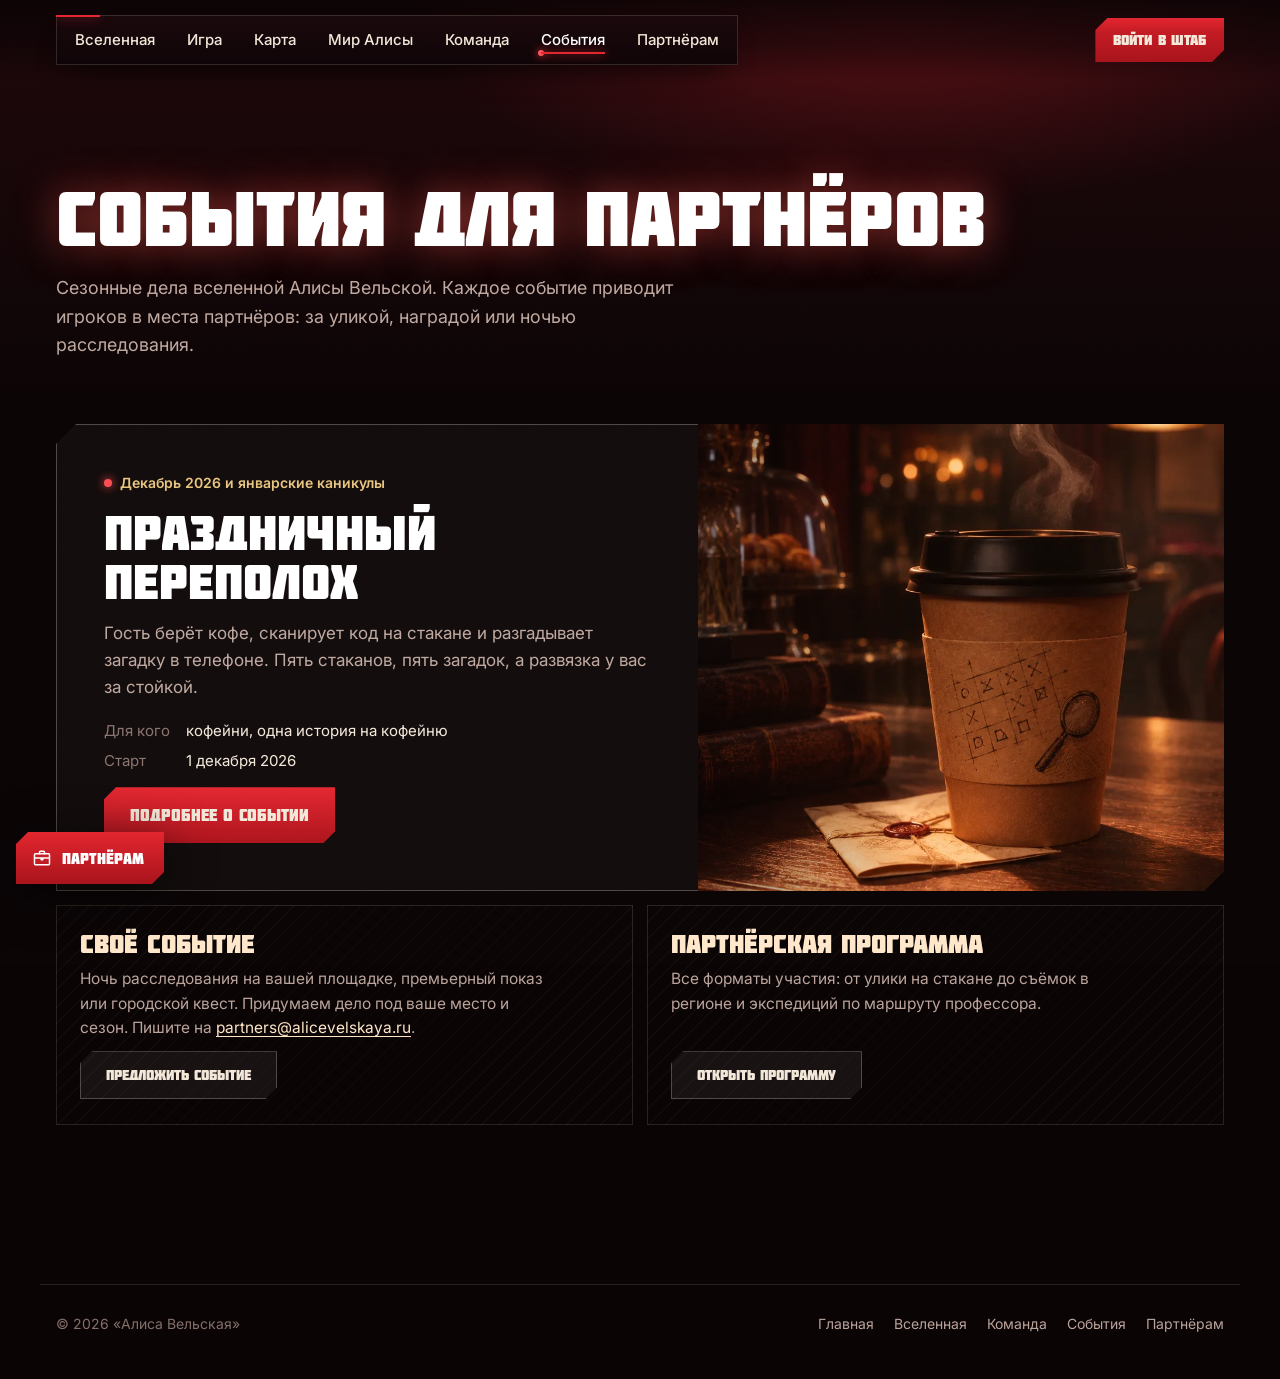
<file: events.html>
<!doctype html>
<html lang="ru">
<head>
<meta charset="utf-8">
<meta name="viewport" content="width=device-width,initial-scale=1,viewport-fit=cover">
<title>События для партнёров</title>
<meta name="description" content="Сезонные события вселенной Алисы Вельской для кафе, магазинов, площадок и городов.">
<link rel="canonical" href="https://alisavelskaya.ru/events.html">
<meta name="theme-color" content="#0A0405">
<link rel="icon" href="favicon.svg" type="image/svg+xml">
<meta property="og:type" content="website">
<meta property="og:site_name" content="Алиса Вельская">
<meta property="og:locale" content="ru_RU">
<meta property="og:url" content="https://alisavelskaya.ru/events.html">
<meta property="og:title" content="События для партнёров">
<meta property="og:description" content="Сезонные события вселенной Алисы Вельской для кафе, магазинов, площадок и городов.">
<meta property="og:image" content="https://alisavelskaya.ru/img/og.jpg?v=2">
<link rel="preload" href="fonts/molot.otf" as="font" type="font/otf" crossorigin>
<link rel="preconnect" href="https://fonts.googleapis.com">
<link rel="stylesheet" href="https://fonts.googleapis.com/css2?family=Inter:wght@400;500;600;700&display=swap">
<style>
@font-face{font-family:"Molot";src:url(fonts/molot.otf) format("opentype");font-display:swap}
/* Хаб сезонных событий: та же тёмная сцена сайта, карточки событий в ряд, текущее событие крупно. */
:root{
  --ink:#0A0405;--wine:#1E070A;--blood:#7C0D16;--red:#E3262F;--red-hi:#FF4A4F;
  --light:#FFE6C8;--cream:#F2E7D8;--mute:#BBA49B;--dim:#85706A;--gold:#E7C27A;
  --line:rgba(242,231,216,.13);--line-2:rgba(242,231,216,.26);
  --f-display:"Molot","Arial Black",Impact,sans-serif;
  --f-body:"Inter",system-ui,-apple-system,"Segoe UI",Roboto,sans-serif;
  color-scheme:dark;
}
*,*::before,*::after{box-sizing:border-box;letter-spacing:0}
[hidden]{display:none!important}
body{margin:0;background:var(--ink);color:var(--cream);font:400 17px/1.6 var(--f-body);-webkit-font-smoothing:antialiased;overflow-x:clip}
body::before{content:"";position:fixed;inset:0 0 auto;height:env(safe-area-inset-top,0px);z-index:60;background:var(--ink)}
a{color:inherit}
button{font:inherit;color:inherit;background:none;border:0;padding:0;cursor:pointer}
:focus-visible{outline:2px solid var(--red-hi);outline-offset:3px}
h1,h2,h3{font-family:var(--f-display);font-weight:400;text-transform:uppercase;word-spacing:-.14em;margin:0;line-height:1;text-wrap:balance}
p{margin:0}
.wrap{width:min(1200px,100%);margin:0 auto;padding-left:max(16px,env(safe-area-inset-left,0px));padding-right:max(16px,env(safe-area-inset-right,0px))}
.btn{position:relative;display:inline-flex;align-items:center;justify-content:center;min-height:56px;padding:0 26px;font:400 16px/1 var(--f-display);text-transform:uppercase;word-spacing:-.12em;text-decoration:none;color:var(--cream);background:linear-gradient(180deg,var(--red),#A9141C);clip-path:polygon(12px 0,100% 0,100% calc(100% - 12px),calc(100% - 12px) 100%,0 100%,0 12px);transition:filter .2s ease-out,translate .2s ease-out}
.btn.ghost{background:rgba(242,231,216,.06);box-shadow:inset 0 0 0 1px var(--line-2)}
@media (hover:hover){.btn:hover{filter:brightness(1.15);translate:0 -2px}}
.btn:active{scale:.97}
#grain{position:fixed;inset:-64px;z-index:4;pointer-events:none;opacity:.08;mix-blend-mode:overlay;background-image:url("data:image/svg+xml,%3Csvg xmlns='http://www.w3.org/2000/svg' width='256' height='256'%3E%3Cfilter id='n'%3E%3CfeTurbulence type='fractalNoise' baseFrequency='.9' numOctaves='2' stitchTiles='stitch'/%3E%3CfeColorMatrix values='0 0 0 0 1 0 0 0 0 1 0 0 0 0 1 0 0 0 1.4 0'/%3E%3C/filter%3E%3Crect width='256' height='256' filter='url(%23n)'/%3E%3C/svg%3E")}
@media (prefers-reduced-motion:no-preference){#grain{animation:grain .6s steps(1) infinite}}
@keyframes grain{0%{translate:0 0}17%{translate:-24px 16px}33%{translate:16px -32px}50%{translate:-40px -8px}67%{translate:32px 24px}83%{translate:-8px 40px}}

.top{padding-block:clamp(130px,14vw,180px) clamp(40px,5vw,64px);background:radial-gradient(55% 70% at 70% 0%,rgba(227,38,47,.3),transparent 70%),linear-gradient(180deg,var(--wine),var(--ink))}
.top h1{font-size:clamp(40px,6vw,84px);color:#fff;text-shadow:0 0 40px rgba(255,90,80,.55),0 8px 30px rgba(0,0,0,.6)}
.top p{margin-top:18px;max-width:60ch;color:var(--mute);font-size:clamp(17px,1.4vw,19px)}

.list{padding-block:0 clamp(64px,8vw,110px)}
.now{display:grid;grid-template-columns:minmax(0,1.1fr) minmax(0,.9fr);text-decoration:none;color:inherit;background:rgba(242,231,216,.03);box-shadow:inset 0 0 0 1px var(--line-2);clip-path:polygon(20px 0,100% 0,100% calc(100% - 20px),calc(100% - 20px) 100%,0 100%,0 20px);transition:background-color .2s ease-out}
@media (hover:hover){.now:hover{background:rgba(227,38,47,.08)}}
.now .txt{display:flex;flex-direction:column;align-items:flex-start;gap:14px;padding:clamp(24px,4vw,48px)}
.now .when{display:inline-flex;gap:8px;align-items:center;font-size:14px;font-weight:600;color:var(--gold)}
.now .when i{width:8px;height:8px;border-radius:50%;background:var(--red-hi);box-shadow:0 0 10px var(--red-hi)}
.now h2{font-size:clamp(28px,3.8vw,52px);color:#fff}
.now p{color:var(--mute);max-width:52ch}
.now dl{display:grid;grid-template-columns:max-content 1fr;gap:6px 16px;margin:4px 0 0;font-size:15px}
.now dt{color:var(--dim)}
.now dd{margin:0;color:var(--cream)}
.now .pic{min-height:320px;background:url(img/items/game-cup.webp) center/cover no-repeat;position:relative}
.now .pic::after{content:"";position:absolute;inset:0;background:linear-gradient(90deg,rgba(10,4,5,.5),transparent 40%)}
@media (max-width:820px){.now{grid-template-columns:1fr}.now .pic{order:-1;min-height:0;aspect-ratio:16/9}.now .pic::after{background:linear-gradient(0deg,rgba(10,4,5,.6),transparent 50%)}}
.more{display:grid;grid-template-columns:repeat(2,minmax(0,1fr));gap:14px;margin-top:14px}
.slot{display:flex;flex-direction:column;align-items:flex-start;gap:10px;padding:26px 24px;box-shadow:inset 0 0 0 1px var(--line);background:repeating-linear-gradient(135deg,rgba(242,231,216,.03) 0 1px,transparent 1px 12px)}
.slot h3{font-size:clamp(20px,2vw,26px);color:var(--light)}
.slot p{color:var(--mute);font-size:15.5px;max-width:48ch}
.slot .btn{margin-top:auto;min-height:48px;font-size:14px}
@media (max-width:760px){.more{grid-template-columns:1fr}}
.nav{position:fixed;left:0;right:0;top:env(safe-area-inset-top,0px);z-index:50;transition:background-color .3s ease-out,box-shadow .3s ease-out}
.nav.solid{background:rgba(10,4,5,.72);backdrop-filter:blur(14px);box-shadow:0 1px 0 var(--line)}
.nav .wrap{display:flex;align-items:center;gap:24px;min-height:72px}
.nav ul{display:flex;gap:28px;list-style:none;margin:0;padding:0;overflow-x:auto;scrollbar-width:none;min-width:0}
.nav ul::-webkit-scrollbar{display:none}
.nav ul a{text-decoration:none;font-size:15px;color:var(--mute);white-space:nowrap;transition:color .15s ease-out}
@media (hover:hover){.nav ul a:hover{color:var(--cream)}}
.nav .btn{min-height:44px;padding:0 18px;font-size:14px;margin-left:auto;flex:none}
.burger{display:none;width:44px;height:44px;align-items:center;justify-content:center;flex:none;box-shadow:inset 0 0 0 1px var(--line-2)}
.burger i{position:relative;display:block;width:18px;height:2px;background:var(--cream);transition:background-color .2s ease-out}
.burger i::before,.burger i::after{content:"";position:absolute;left:0;width:18px;height:2px;background:var(--cream);transition:translate .25s ease-out,rotate .25s ease-out}
.burger i::before{translate:0 -6px}.burger i::after{translate:0 6px}
.nav.open .burger i{background:transparent}.nav.open .burger i::before{translate:0 0;rotate:45deg}.nav.open .burger i::after{translate:0 0;rotate:-45deg}
@media (max-width:900px){
  .burger{display:flex}
  .nav ul{position:absolute;left:0;right:0;top:100%;flex-direction:column;gap:0;padding:8px max(16px,env(safe-area-inset-right,0px)) 20px max(16px,env(safe-area-inset-left,0px));background:rgba(10,4,5,.96);backdrop-filter:blur(14px);box-shadow:0 1px 0 var(--line),0 20px 40px rgba(0,0,0,.5);overflow:visible;visibility:hidden;opacity:0;translate:0 -8px;transition:opacity .2s ease-out,translate .2s ease-out,visibility .2s}
  .nav.open ul{visibility:visible;opacity:1;translate:0 0}
  .nav.open{background:rgba(10,4,5,.96)}
  .nav ul li a{display:block;padding:14px 0;font-size:17px;color:var(--cream);border-bottom:1px solid var(--line)}
  .nav .btn{margin-left:auto}
}
.nav ul a[aria-current=page]{color:var(--cream)}
.nav ul a[aria-current=page]::after{content:"";display:block;height:2px;margin-top:4px;background:var(--red);box-shadow:0 0 10px var(--red)}
footer.site{position:relative;padding-block:56px 44px;background:var(--ink)}
footer.site .wrap{border-top:1px solid var(--line);padding-top:28px;display:flex;justify-content:space-between;gap:20px;flex-wrap:wrap;align-items:center;color:var(--dim);font-size:14px}
footer.site nav{display:flex;gap:20px;flex-wrap:wrap}
footer.site a{text-decoration:none;color:var(--mute)}
/* кнопка «Партнёрам», закреплённая на всех страницах */
.pfab{position:fixed;z-index:53;left:max(16px,env(safe-area-inset-left,0px));bottom:max(16px,env(safe-area-inset-bottom,0px));text-decoration:none;filter:drop-shadow(0 10px 24px rgba(0,0,0,.6));transition:translate .2s ease-out,filter .2s ease-out;-webkit-tap-highlight-color:transparent}
.pfab span{display:inline-flex;align-items:center;gap:10px;min-height:52px;padding:0 20px 0 16px;font:400 15px/1 "Molot","Arial Black",Impact,sans-serif;text-transform:uppercase;word-spacing:-.12em;color:#fff;background:linear-gradient(180deg,#E3262F,#A9141C);clip-path:polygon(12px 0,100% 0,100% calc(100% - 12px),calc(100% - 12px) 100%,0 100%,0 12px)}
.pfab svg{width:20px;height:20px;fill:none;stroke:currentColor;stroke-width:1.8;stroke-linecap:round;stroke-linejoin:round}
@media (hover:hover){.pfab:hover{translate:0 -2px;filter:drop-shadow(0 14px 28px rgba(227,38,47,.5))}}
.pfab:active{scale:.96}
@media (max-width:520px){.pfab span{min-height:46px;padding:0 14px 0 12px;font-size:13px}}

</style>
<style>/* меню как на главной */
body{margin:0}
.nav,.nav.solid{background:linear-gradient(180deg,rgba(10,4,5,.86),rgba(10,4,5,.5) 58%,rgba(10,4,5,0));backdrop-filter:none;box-shadow:none}
.nav .burger{background:rgba(16,6,9,.9);box-shadow:inset 0 0 0 1px rgba(242,231,216,.22),0 10px 24px -10px rgba(0,0,0,.8)}
.nav .btn{background:linear-gradient(180deg,#E3262F,#C41C25 32%,#A9141C)}
@media (min-width:901px){
.nav .wrap{min-height:80px}
.nav ul{position:relative;gap:2px;padding:4px;background:linear-gradient(180deg,rgba(28,9,13,.94),rgba(14,5,8,.94));box-shadow:inset 0 0 0 1px rgba(242,231,216,.15),0 16px 32px -16px rgba(0,0,0,.9)}
.nav ul::before{content:"";position:absolute;left:0;top:0;width:44px;height:2px;background:var(--red);box-shadow:0 0 12px rgba(227,38,47,.8);pointer-events:none}
.nav ul a{position:relative;display:flex;align-items:center;min-height:42px;padding:0 15px;font-size:15px;font-weight:500;color:var(--cream);transition:color .15s ease-out,background-color .15s ease-out}
.nav ul a[aria-current]{color:#fff}
.nav ul a[aria-current]::after{content:"";display:block;position:absolute;left:15px;right:15px;bottom:7px;height:2px;margin:0;background:var(--red);box-shadow:0 0 10px rgba(227,38,47,.9)}
.nav ul a[aria-current]::before{content:"";position:absolute;left:12px;bottom:5px;width:6px;height:6px;border-radius:50%;background:#FF5A5F;box-shadow:0 0 8px rgba(255,74,79,.9)}
}
@media (min-width:901px) and (hover:hover){.nav ul a:hover{color:var(--light);background:rgba(242,231,216,.07)}}
@media (max-width:900px){.nav.solid{background:rgba(10,4,5,.92)}.nav.open{background:#0A0405}.nav ul{background:#0A0405}.nav ul a[aria-current]::after{display:none}.nav ul li a[aria-current]{color:var(--cream)}.nav ul li a[aria-current]::before{content:"";display:inline-block;width:7px;height:7px;margin-right:10px;border-radius:50%;vertical-align:.12em;background:var(--red);box-shadow:0 0 8px rgba(227,38,47,.9)}}
</style>
</head>
<body>
<div id="grain" aria-hidden="true"></div>
<header class="nav" id="nav"><div class="wrap"><ul id="navList"><li><a href="universe.html">Вселенная</a></li><li><a href="./#game">Игра</a></li><li><a href="./#map">Карта</a></li><li><a href="./#reels">Мир Алисы</a></li><li><a href="team.html">Команда</a></li><li><a href="events.html" aria-current="page">События</a></li><li><a href="partners.html">Партнёрам</a></li></ul><a class="btn" href="./#prereg">Войти в штаб</a><button class="burger" id="burger" type="button" aria-label="Меню" aria-expanded="false" aria-controls="navList"><i></i></button></div></header>
<a class="pfab" href="partners.html" aria-label="Страница для партнёров"><span><svg viewBox="0 0 24 24" aria-hidden="true"><rect x="3" y="7" width="18" height="13" rx="1"/><path d="M9 7V5a1 1 0 0 1 1-1h4a1 1 0 0 1 1 1v2M3 12h18M11 12v2h2v-2"/></svg>Партнёрам</span></a>

<main id="top">
<section class="top">
  <div class="wrap">
    <h1>События для партнёров</h1>
    <p>Сезонные дела вселенной Алисы Вельской. Каждое событие приводит игроков в места партнёров: за уликой, наградой или ночью расследования.</p>
  </div>
</section>
<section class="list">
  <div class="wrap">
    <a class="now" href="prazdnichnyj-perepoloh.html">
      <div class="txt">
        <span class="when"><i></i>Декабрь 2026 и январские каникулы</span>
        <h2>Праздничный переполох</h2>
        <p>Гость берёт кофе, сканирует код на стакане и разгадывает загадку в телефоне. Пять стаканов, пять загадок, а развязка у вас за стойкой.</p>
        <dl><dt>Для кого</dt><dd>кофейни, одна история на кофейню</dd><dt>Старт</dt><dd>1 декабря 2026</dd></dl>
        <span class="btn">Подробнее о событии</span>
      </div>
      <div class="pic" role="img" aria-label="Стакан кофе с уликой"></div>
    </a>
    <div class="more">
      <div class="slot"><h3>Своё событие</h3><p>Ночь расследования на вашей площадке, премьерный показ или городской квест. Придумаем дело под ваше место и сезон. Пишите на <a href="mailto:partners@alicevelskaya.ru" style="color:var(--light);text-underline-offset:3px">partners@alicevelskaya.ru</a>.</p><a class="btn ghost" href="./#apply">Предложить событие</a></div>
      <div class="slot"><h3>Партнёрская программа</h3><p>Все форматы участия: от улики на стакане до съёмок в регионе и экспедиций по маршруту профессора.</p><a class="btn ghost" href="partners.html">Открыть программу</a></div>
    </div>
  </div>
</section>
</main>
<footer class="site"><div class="wrap"><span>© 2026 «Алиса Вельская»</span><nav><a href="./">Главная</a><a href="universe.html">Вселенная</a><a href="team.html">Команда</a><a href="events.html">События</a><a href="partners.html">Партнёрам</a></nav></div></footer>
<script>
(function(){var nav=document.getElementById('nav'),bg=document.getElementById('burger');
function onScroll(){nav.classList.toggle('solid',scrollY>40);}addEventListener('scroll',onScroll,{passive:true});onScroll();
function setNav(o){nav.classList.toggle('open',o);bg.setAttribute('aria-expanded',o);}bg.onclick=function(){setNav(!nav.classList.contains('open'));};
nav.querySelectorAll('ul a').forEach(function(a){a.addEventListener('click',function(){setNav(false);});});
document.addEventListener('keydown',function(e){if(e.key==='Escape')setNav(false);});})();
</script>

</body>
</html>
</file>
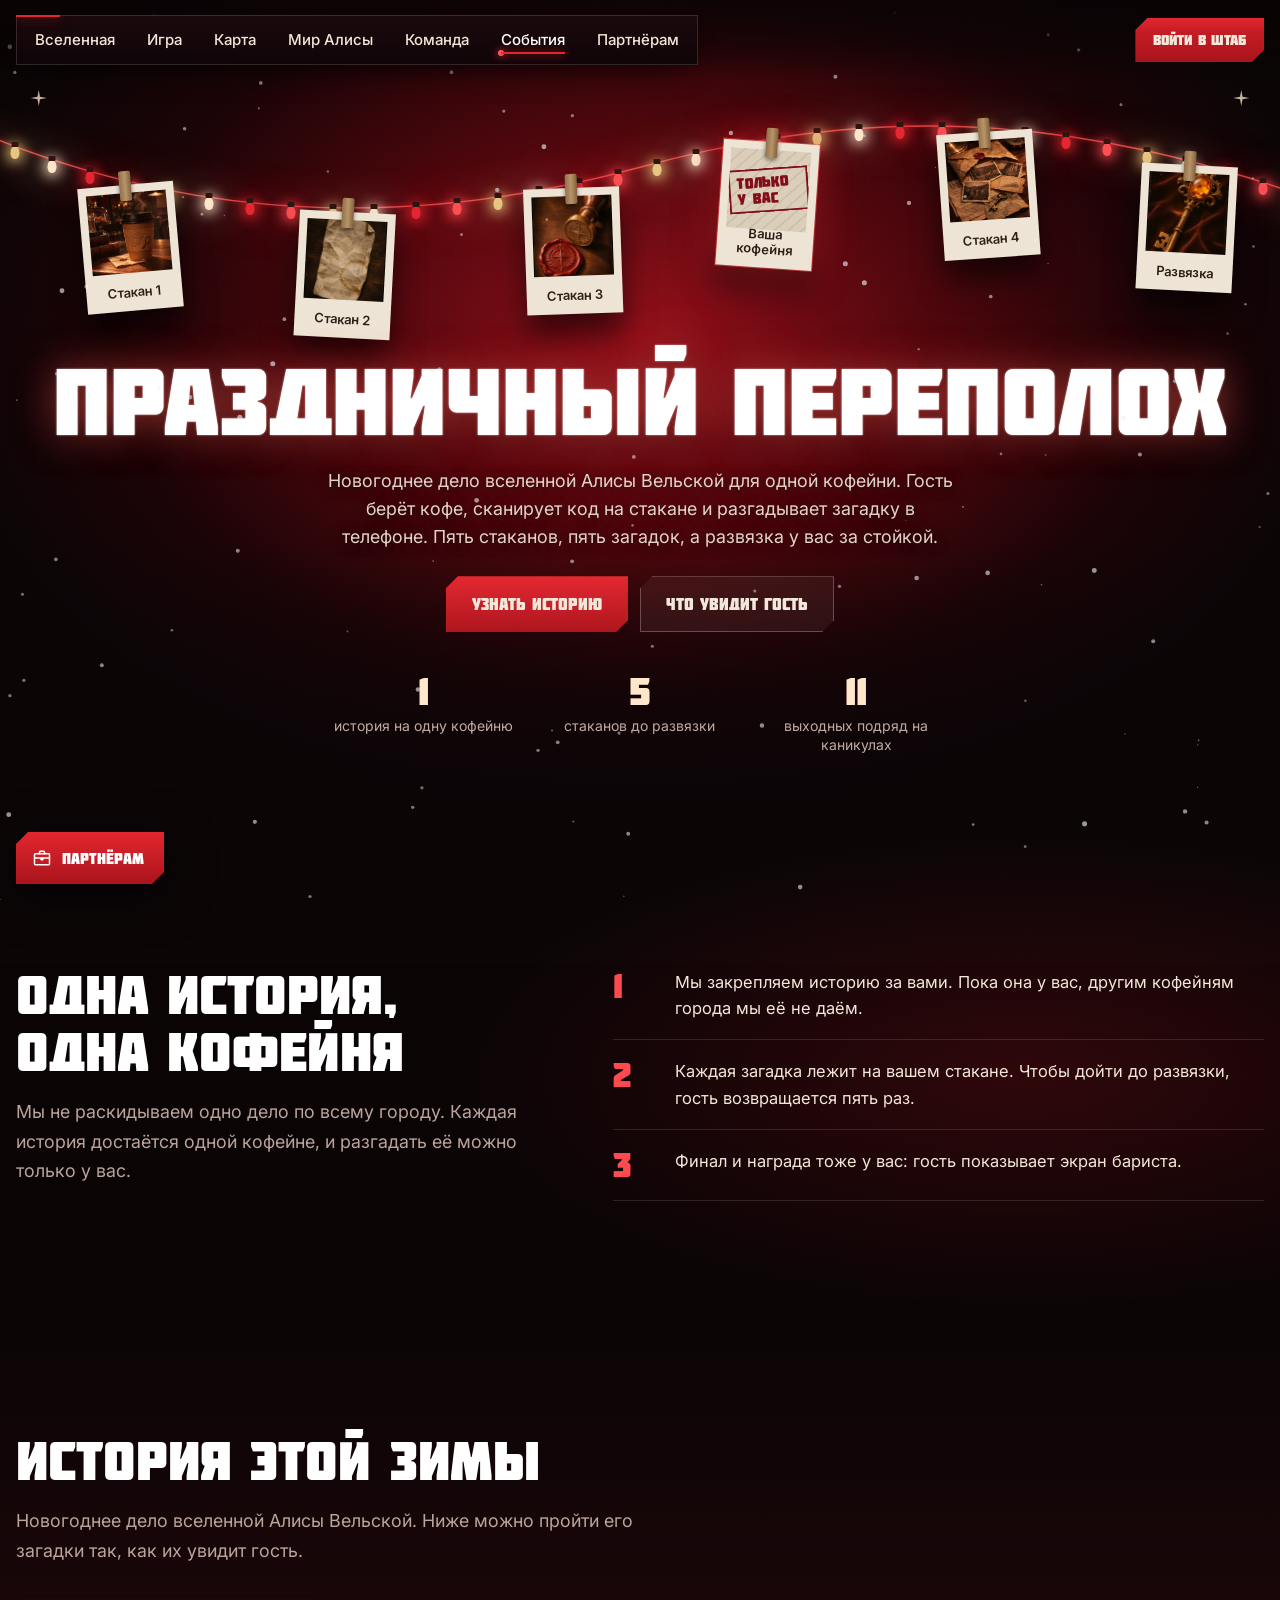
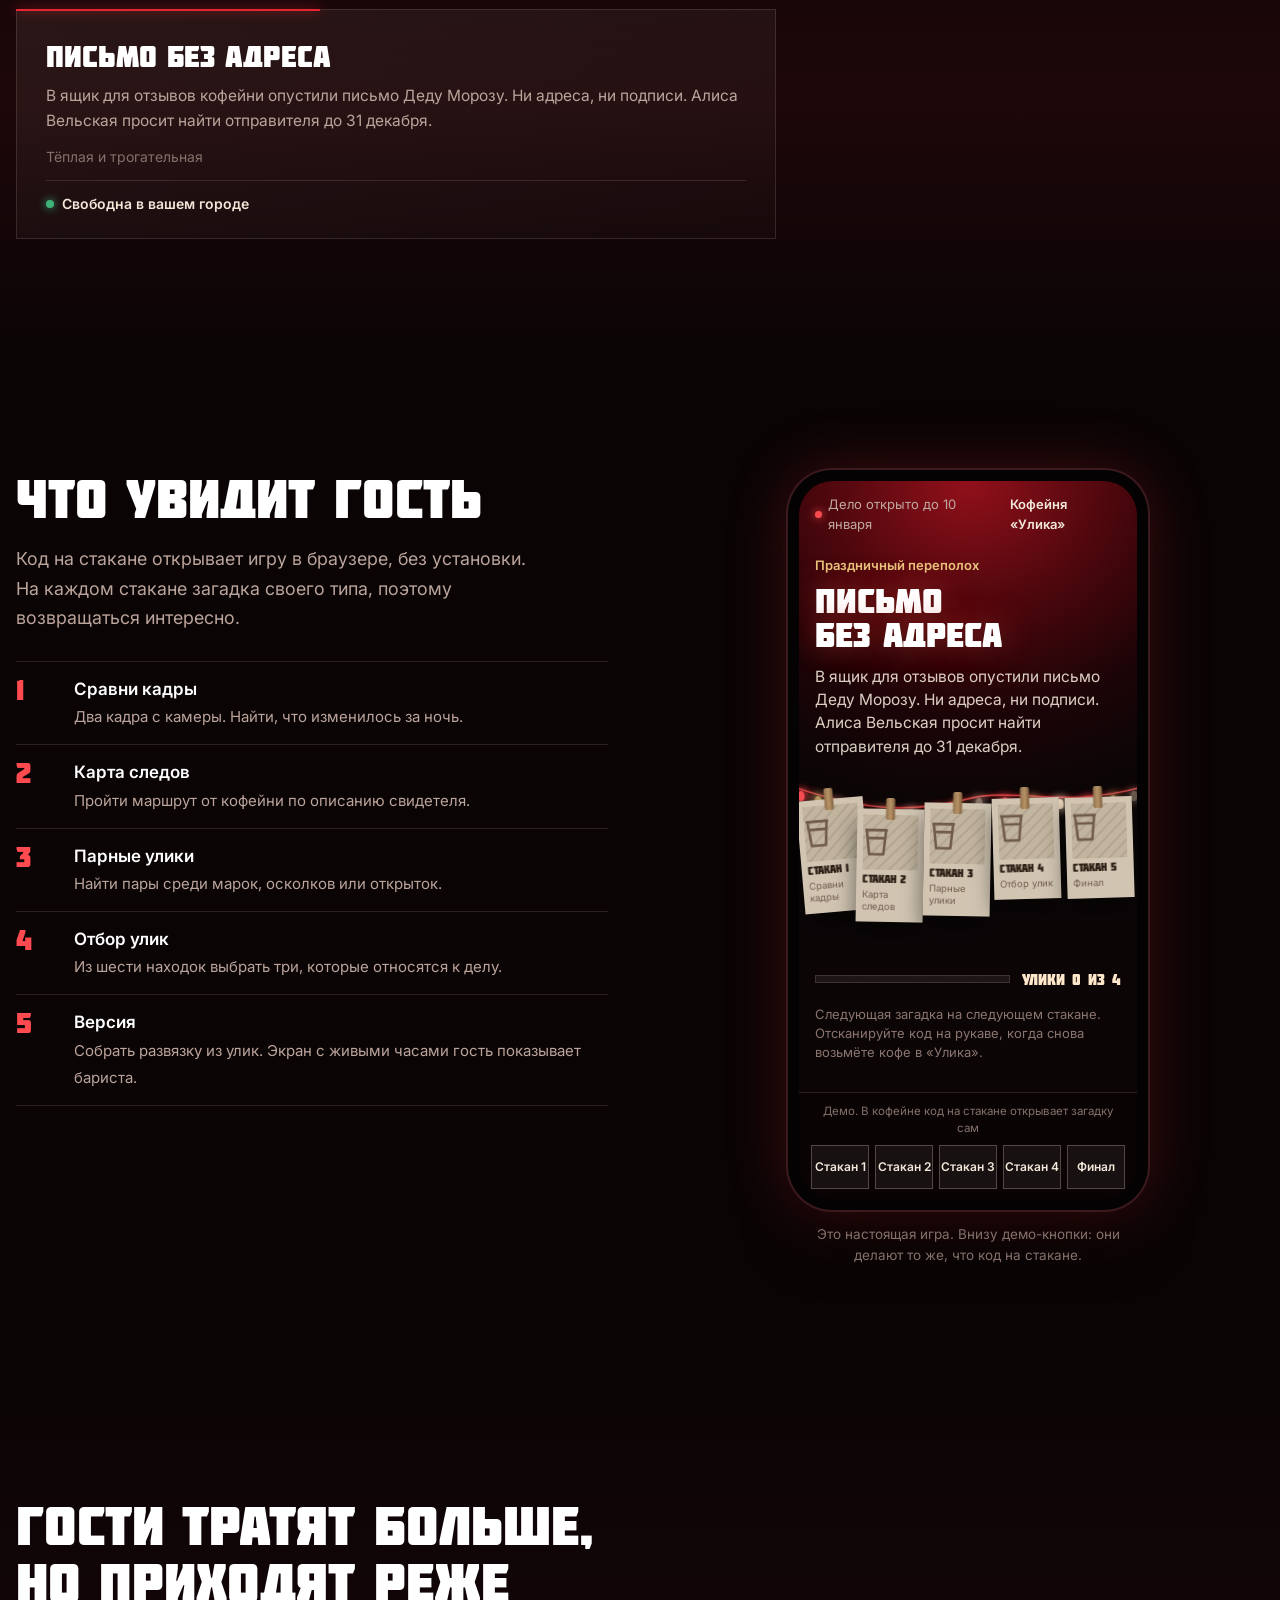
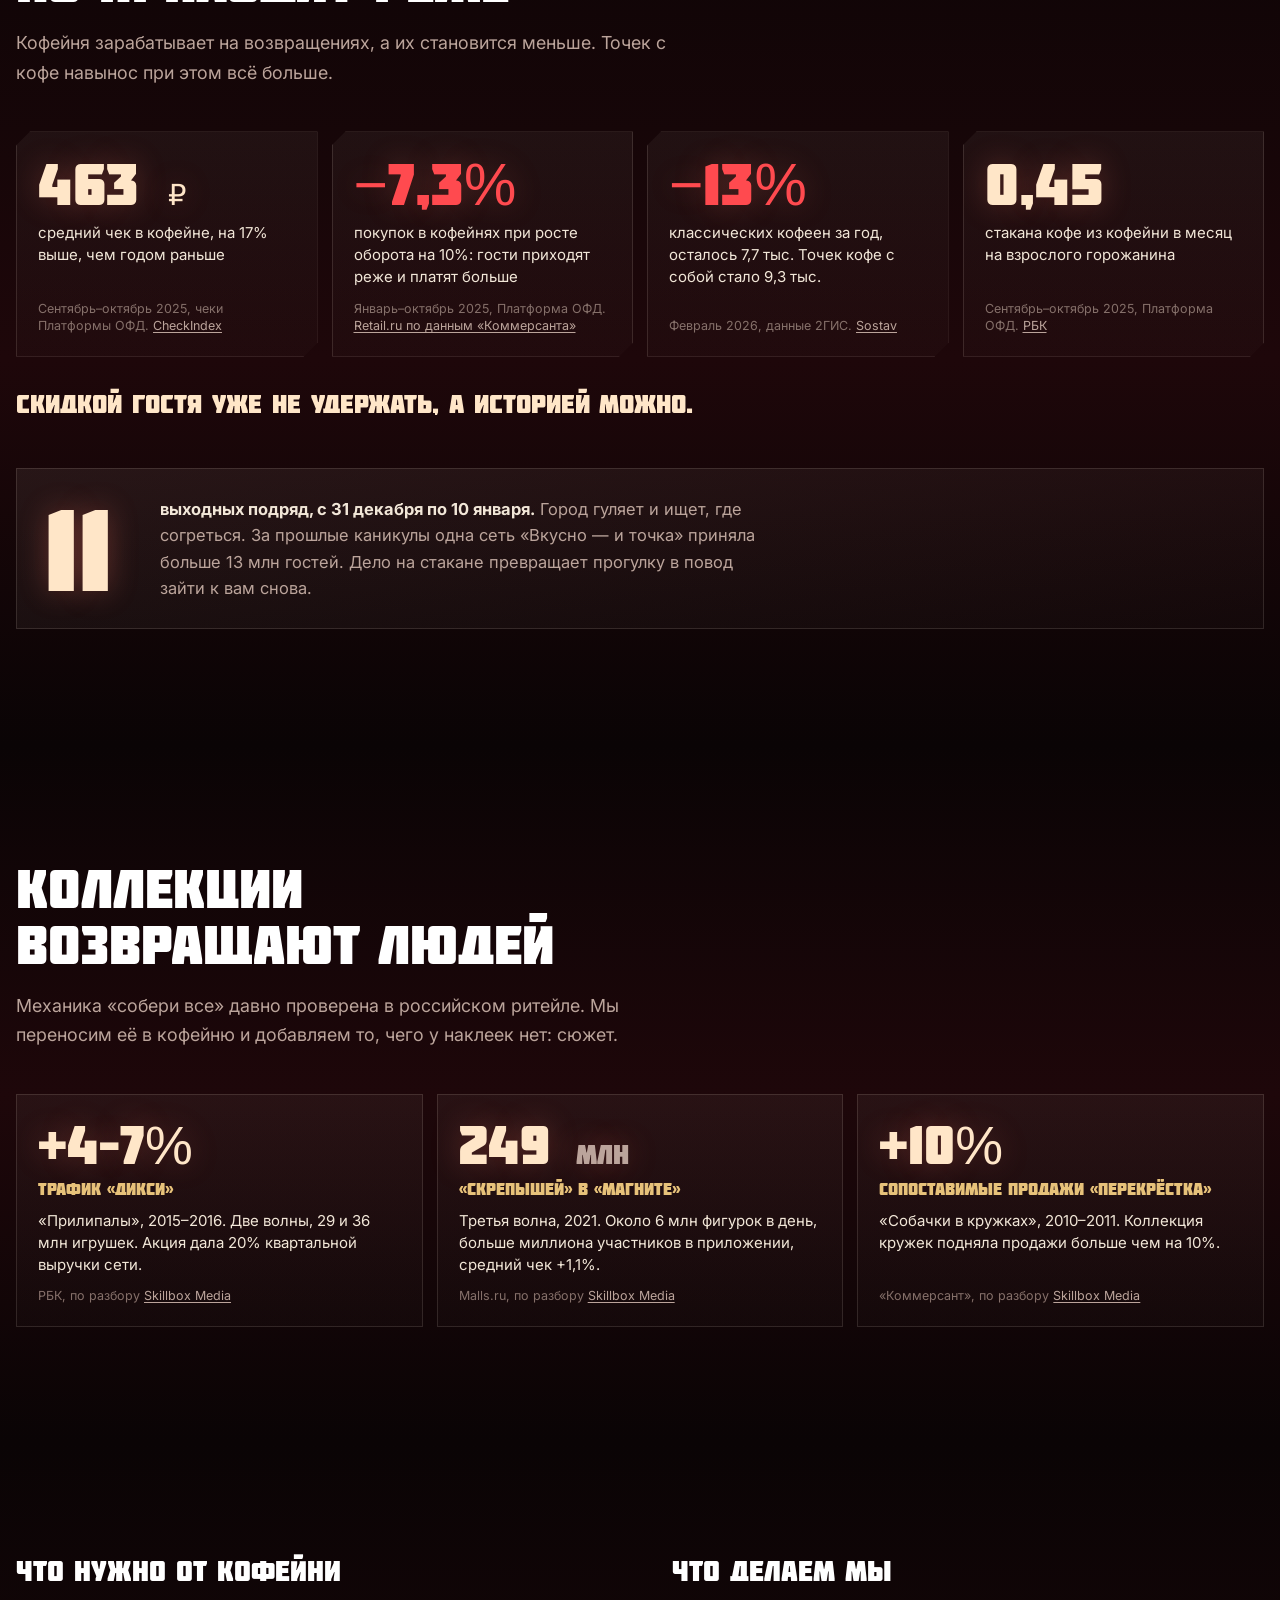
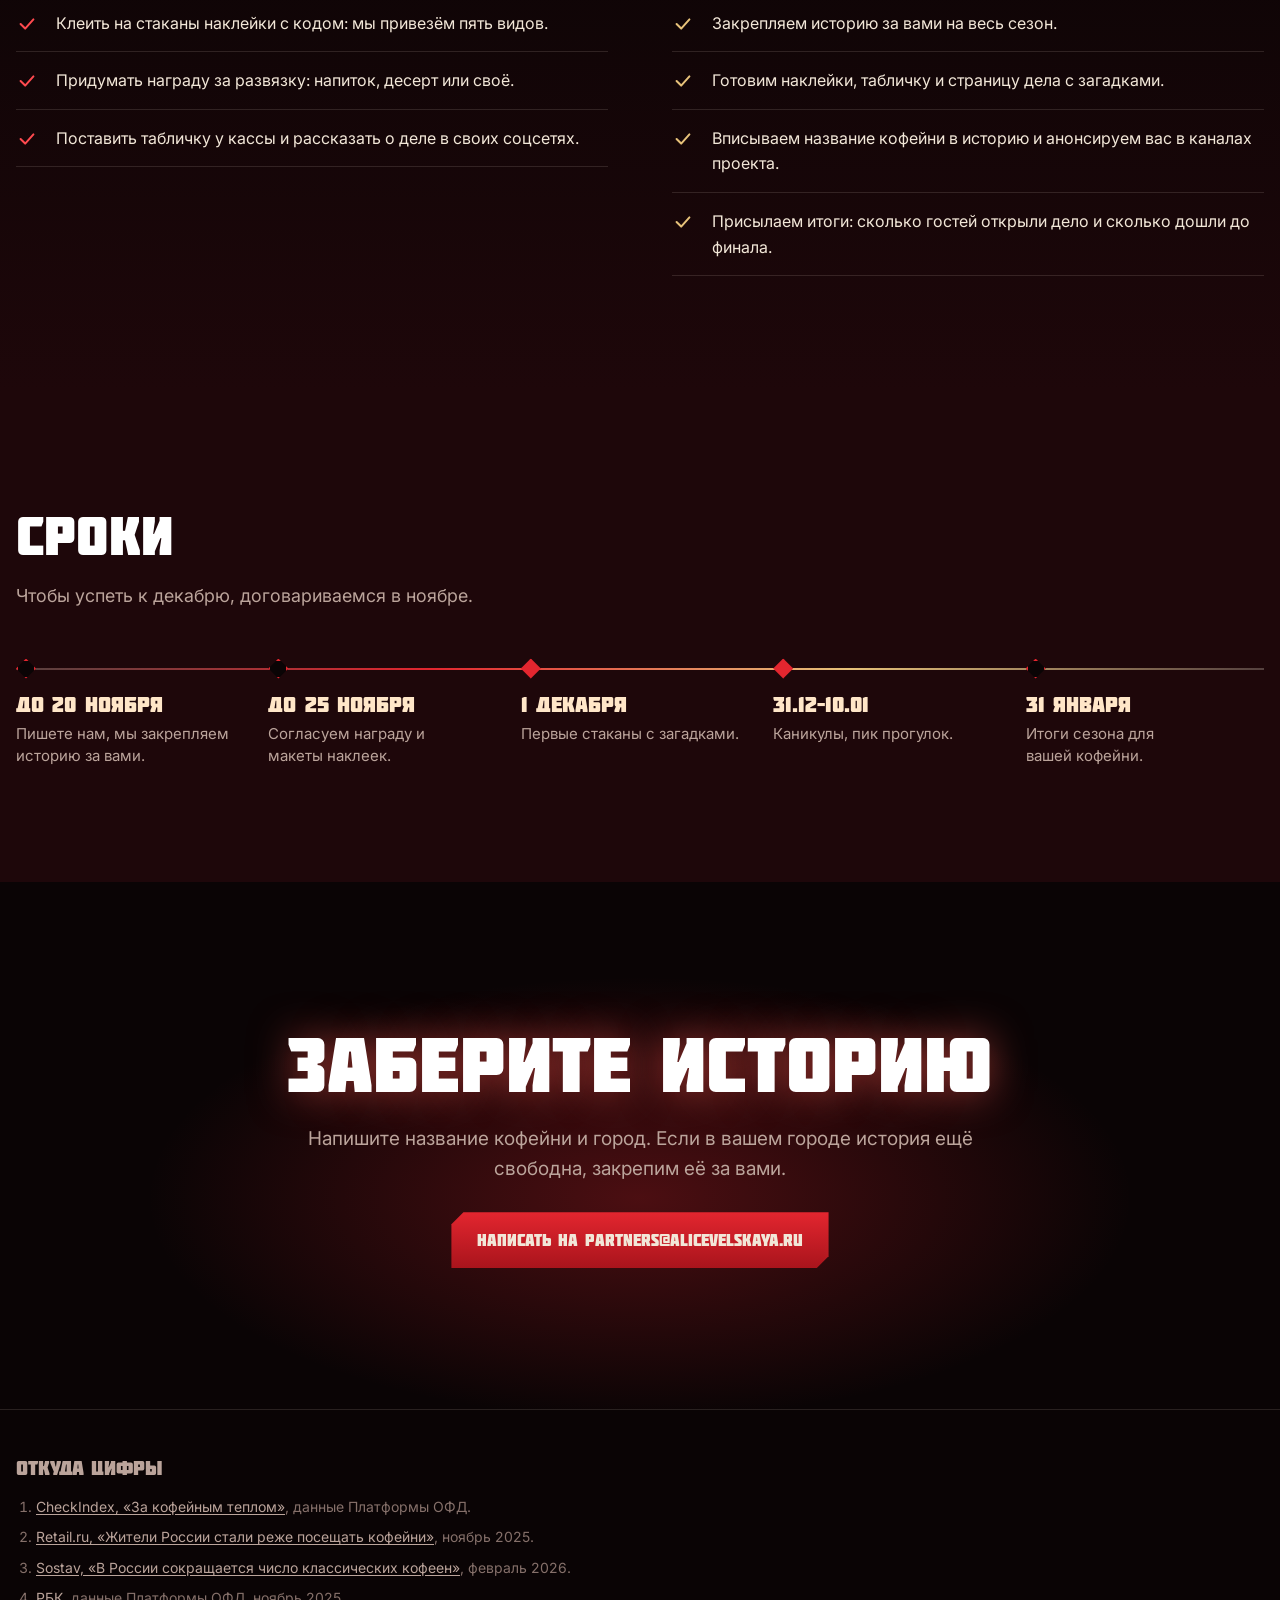
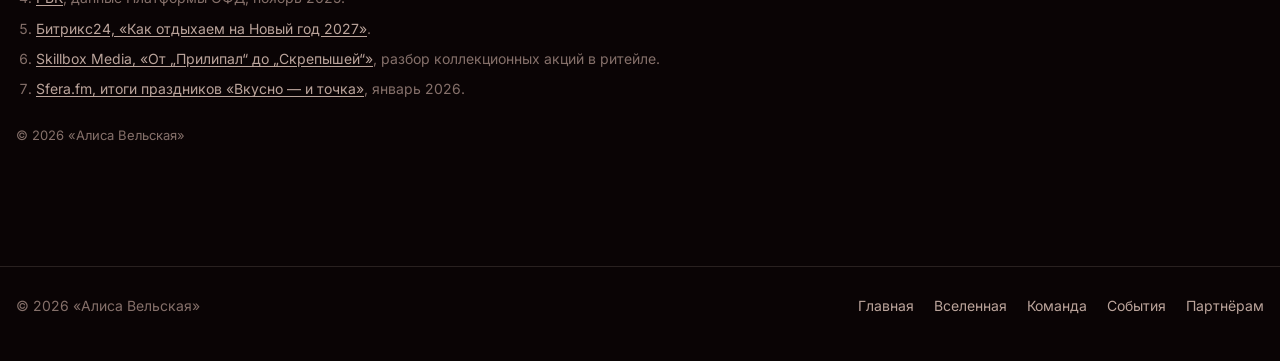
<file: novogodnee-delo.html>
<!doctype html><html lang="ru"><head><meta charset="utf-8"><title>Праздничный переполох</title><link rel="canonical" href="https://alisavelskaya.ru/prazdnichnyj-perepoloh.html"><meta http-equiv="refresh" content="0;url=prazdnichnyj-perepoloh.html"></head><body style="background:#0A0405;color:#F2E7D8;font-family:sans-serif"><a href="prazdnichnyj-perepoloh.html" style="color:#F2E7D8">Праздничный переполох</a></body></html>
</file>
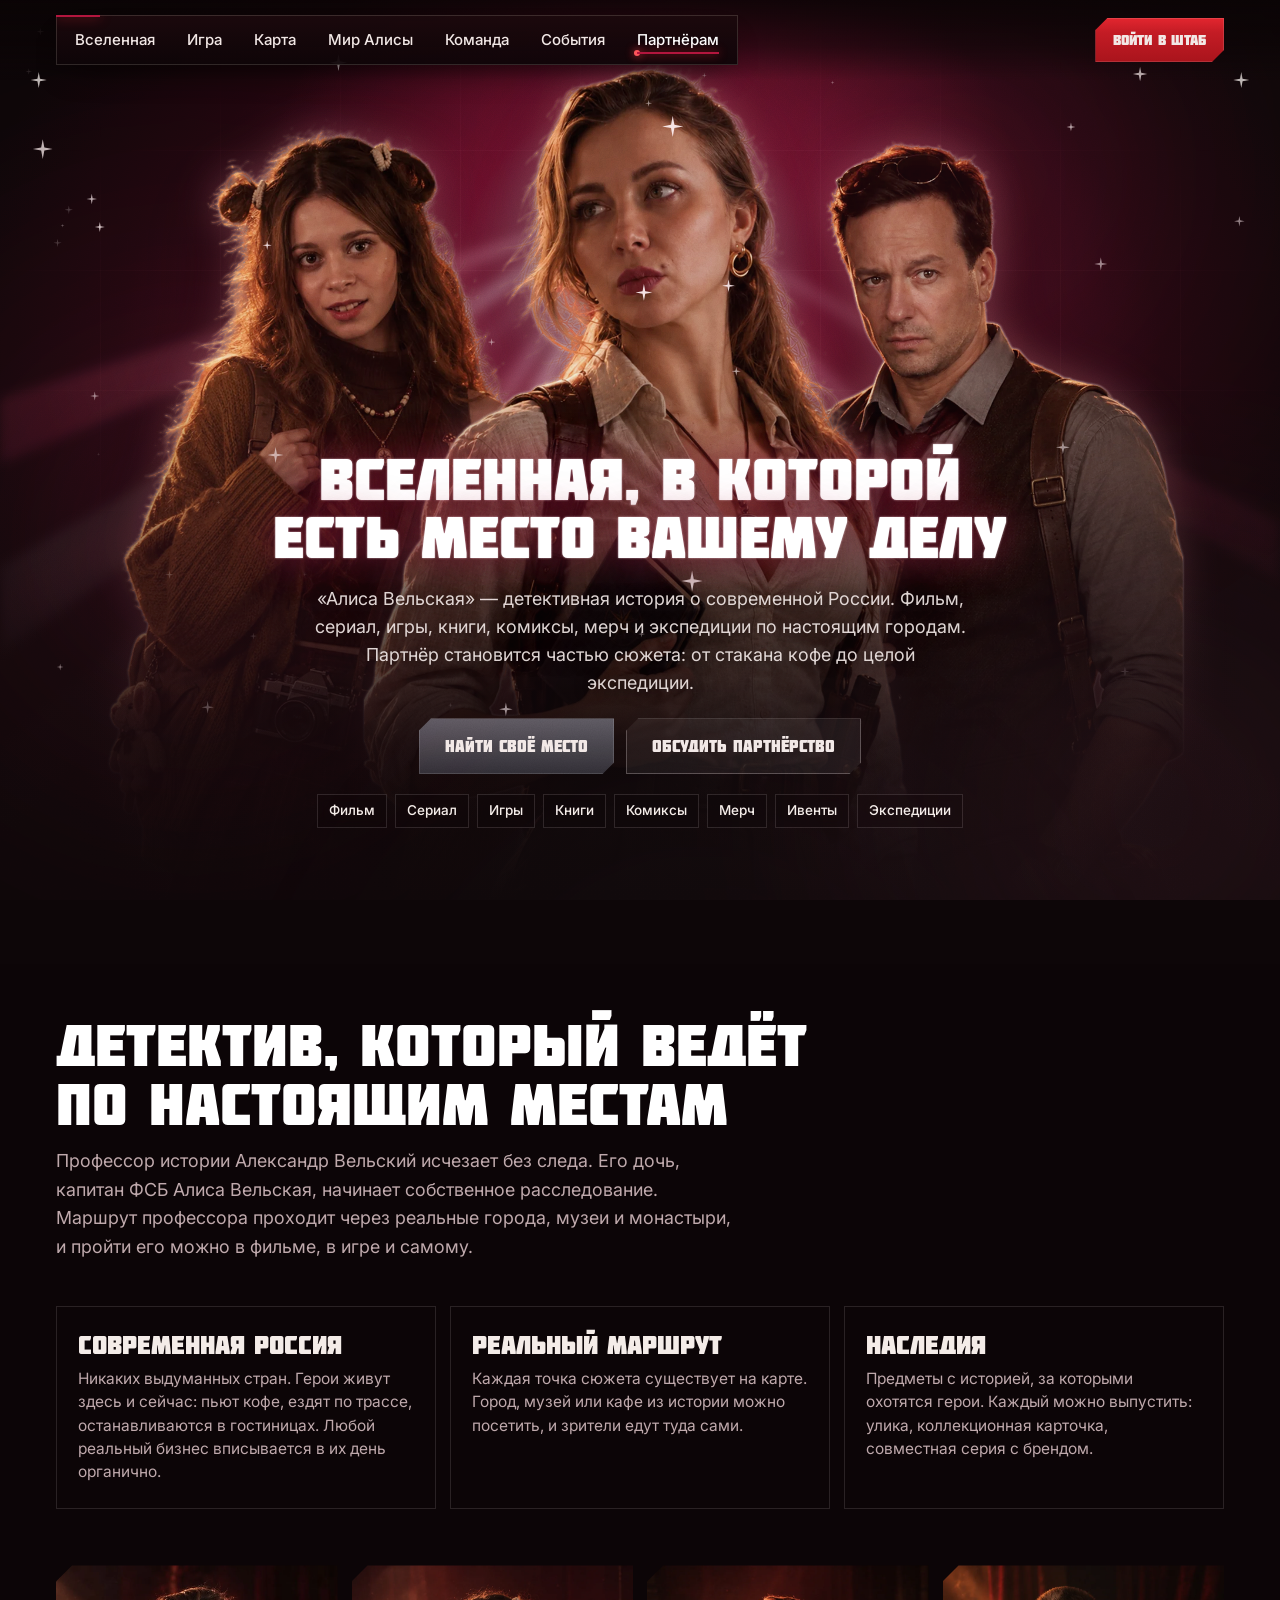
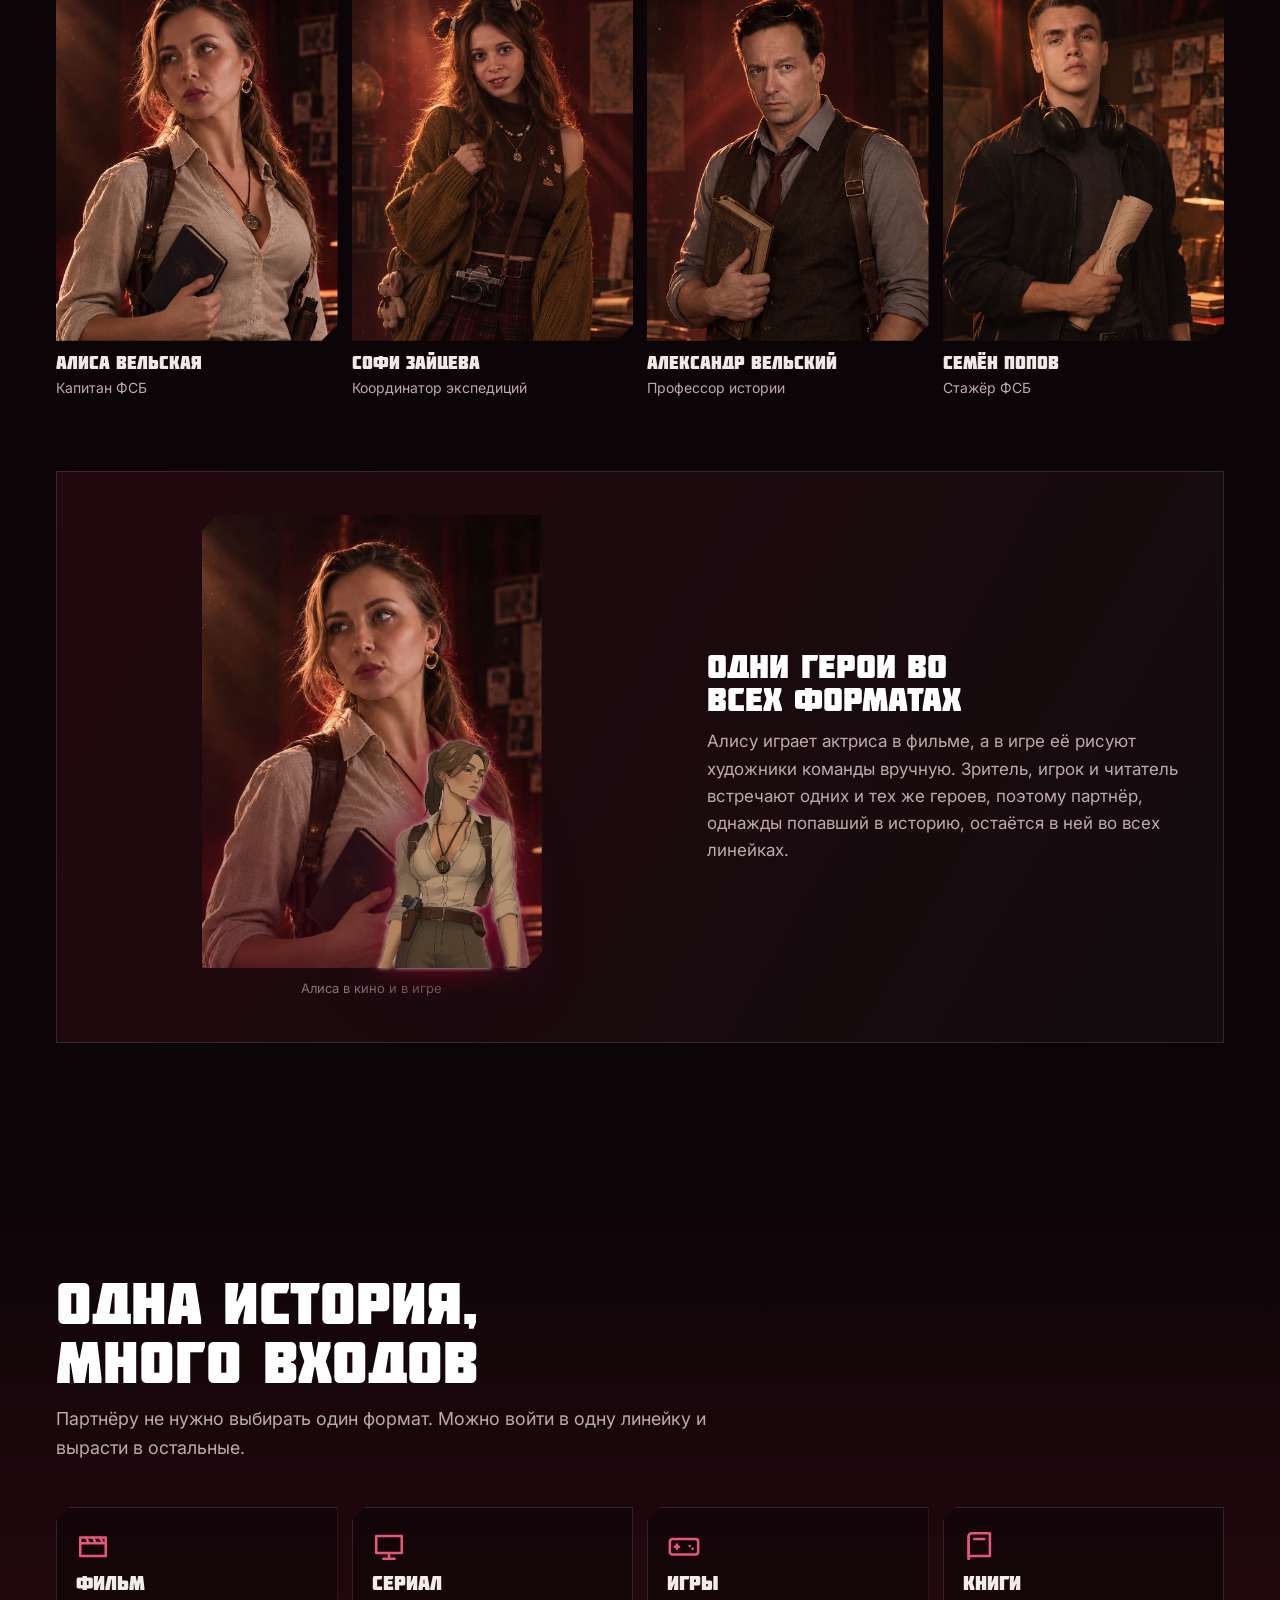
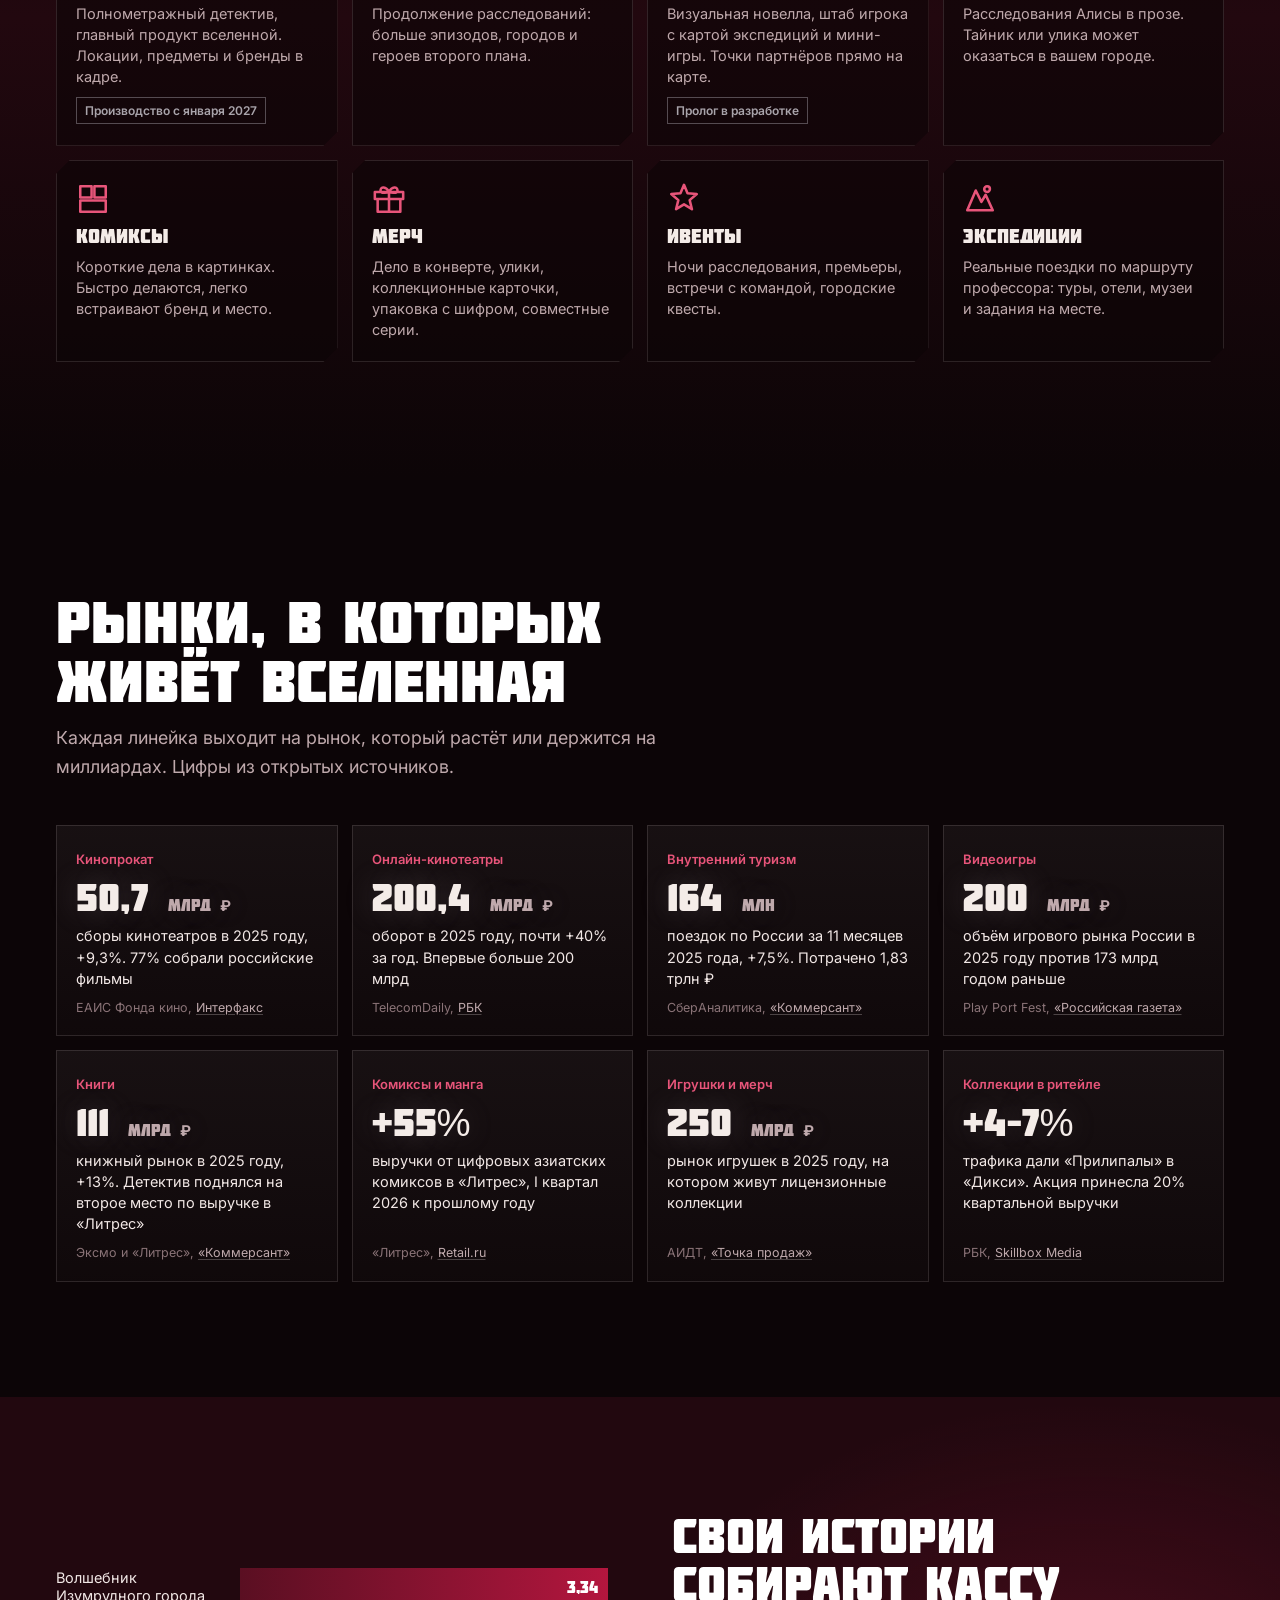
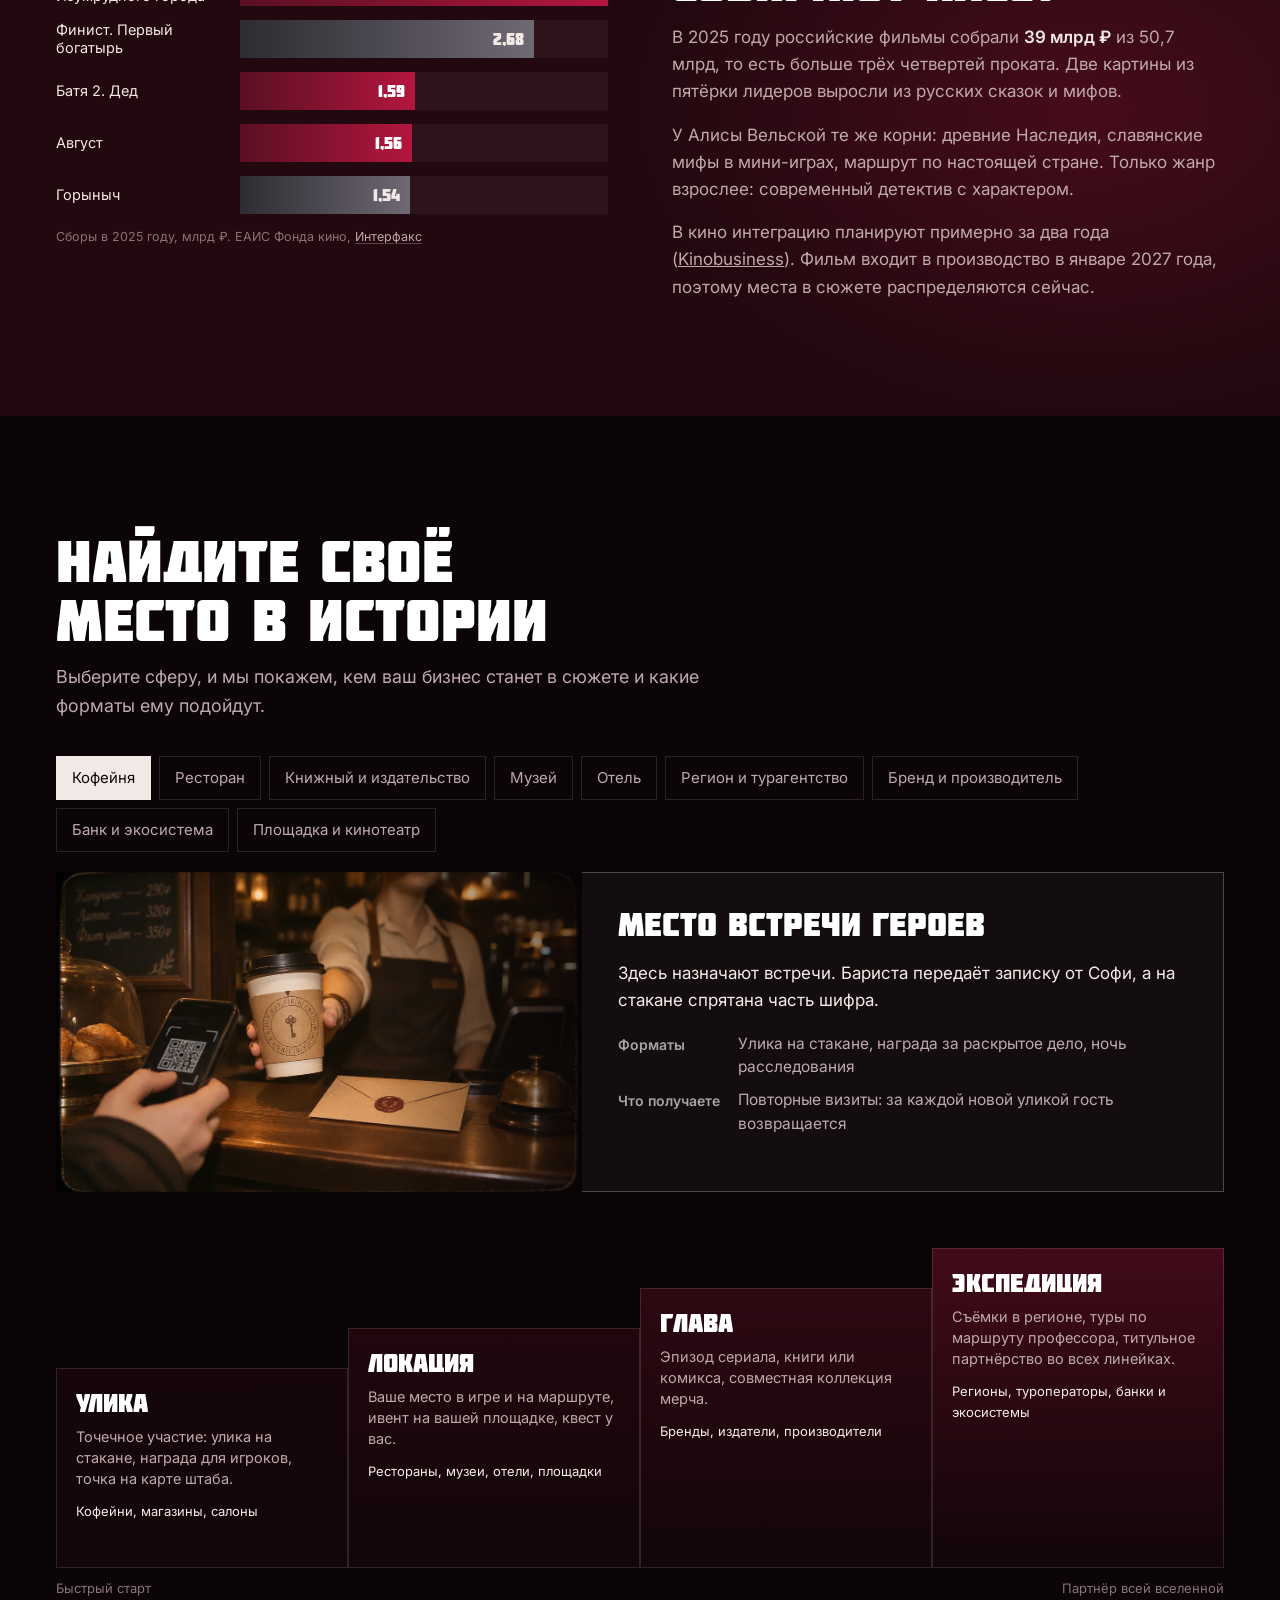
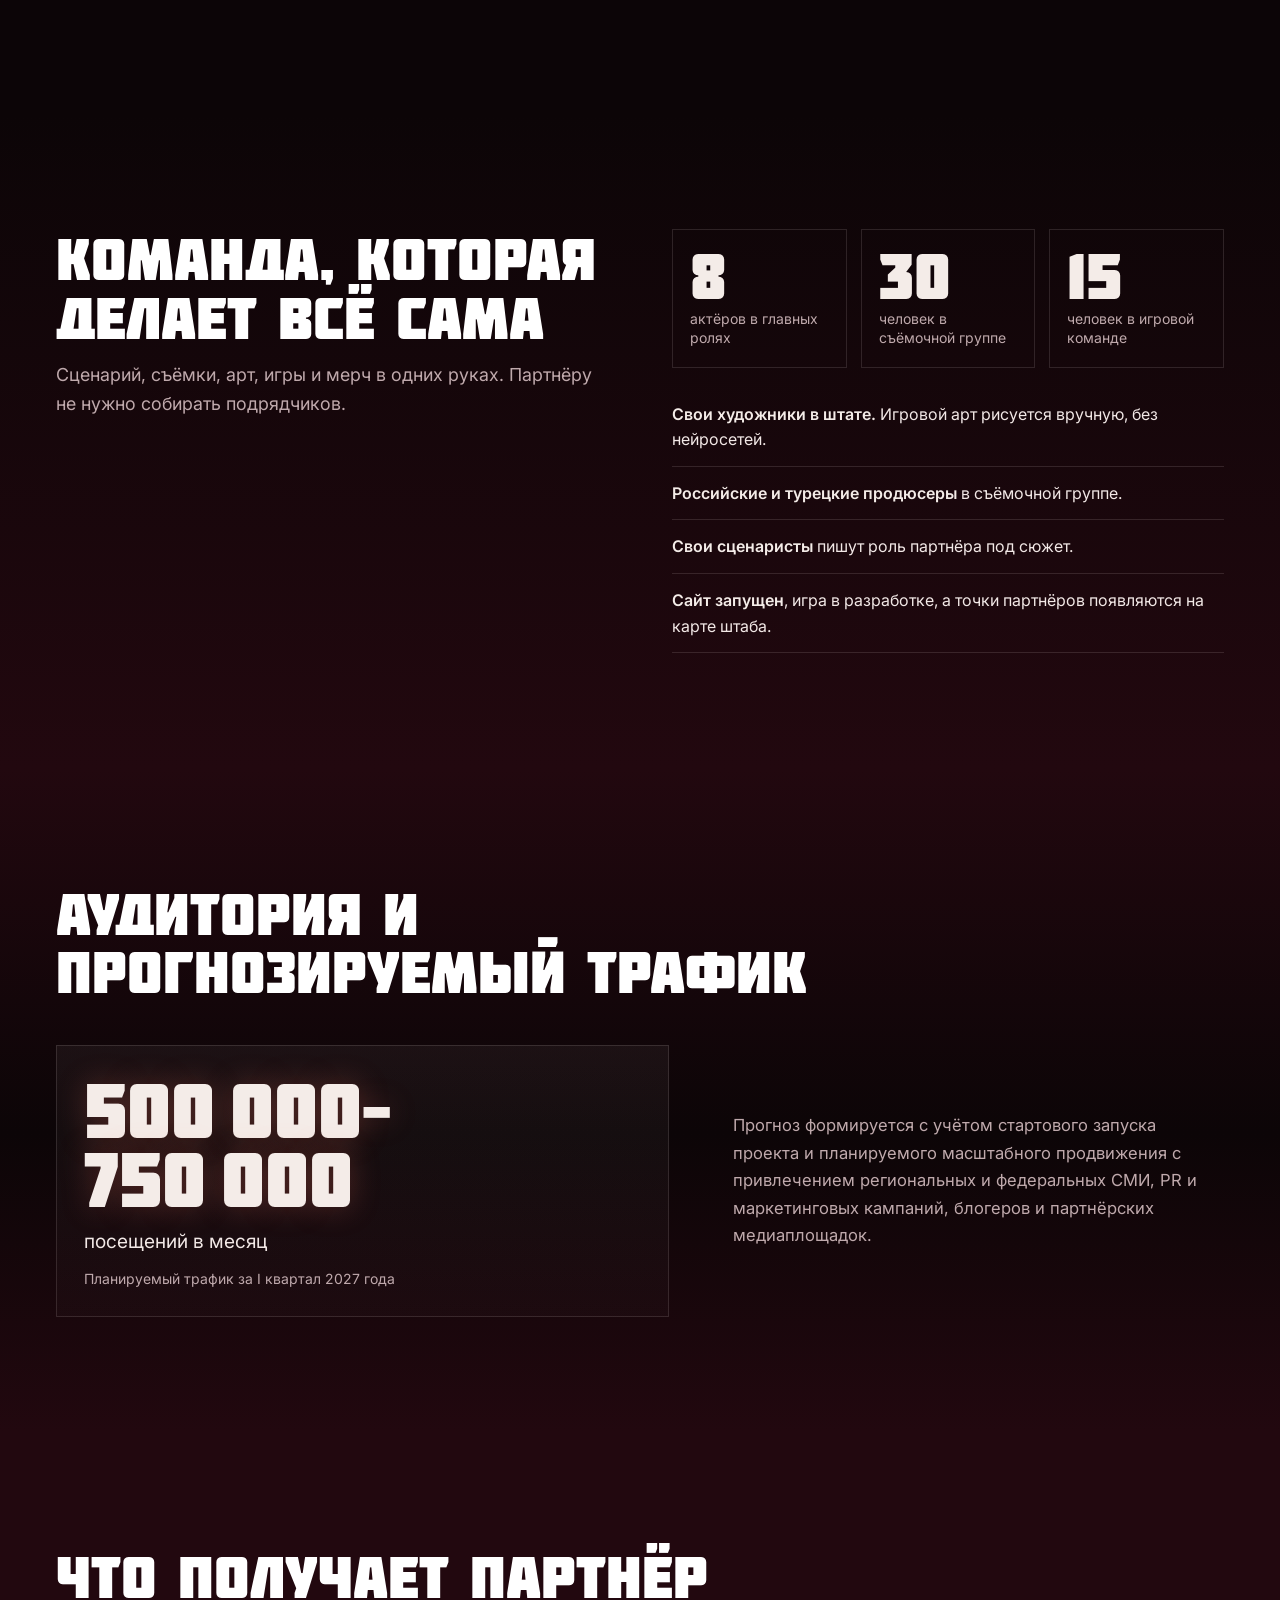
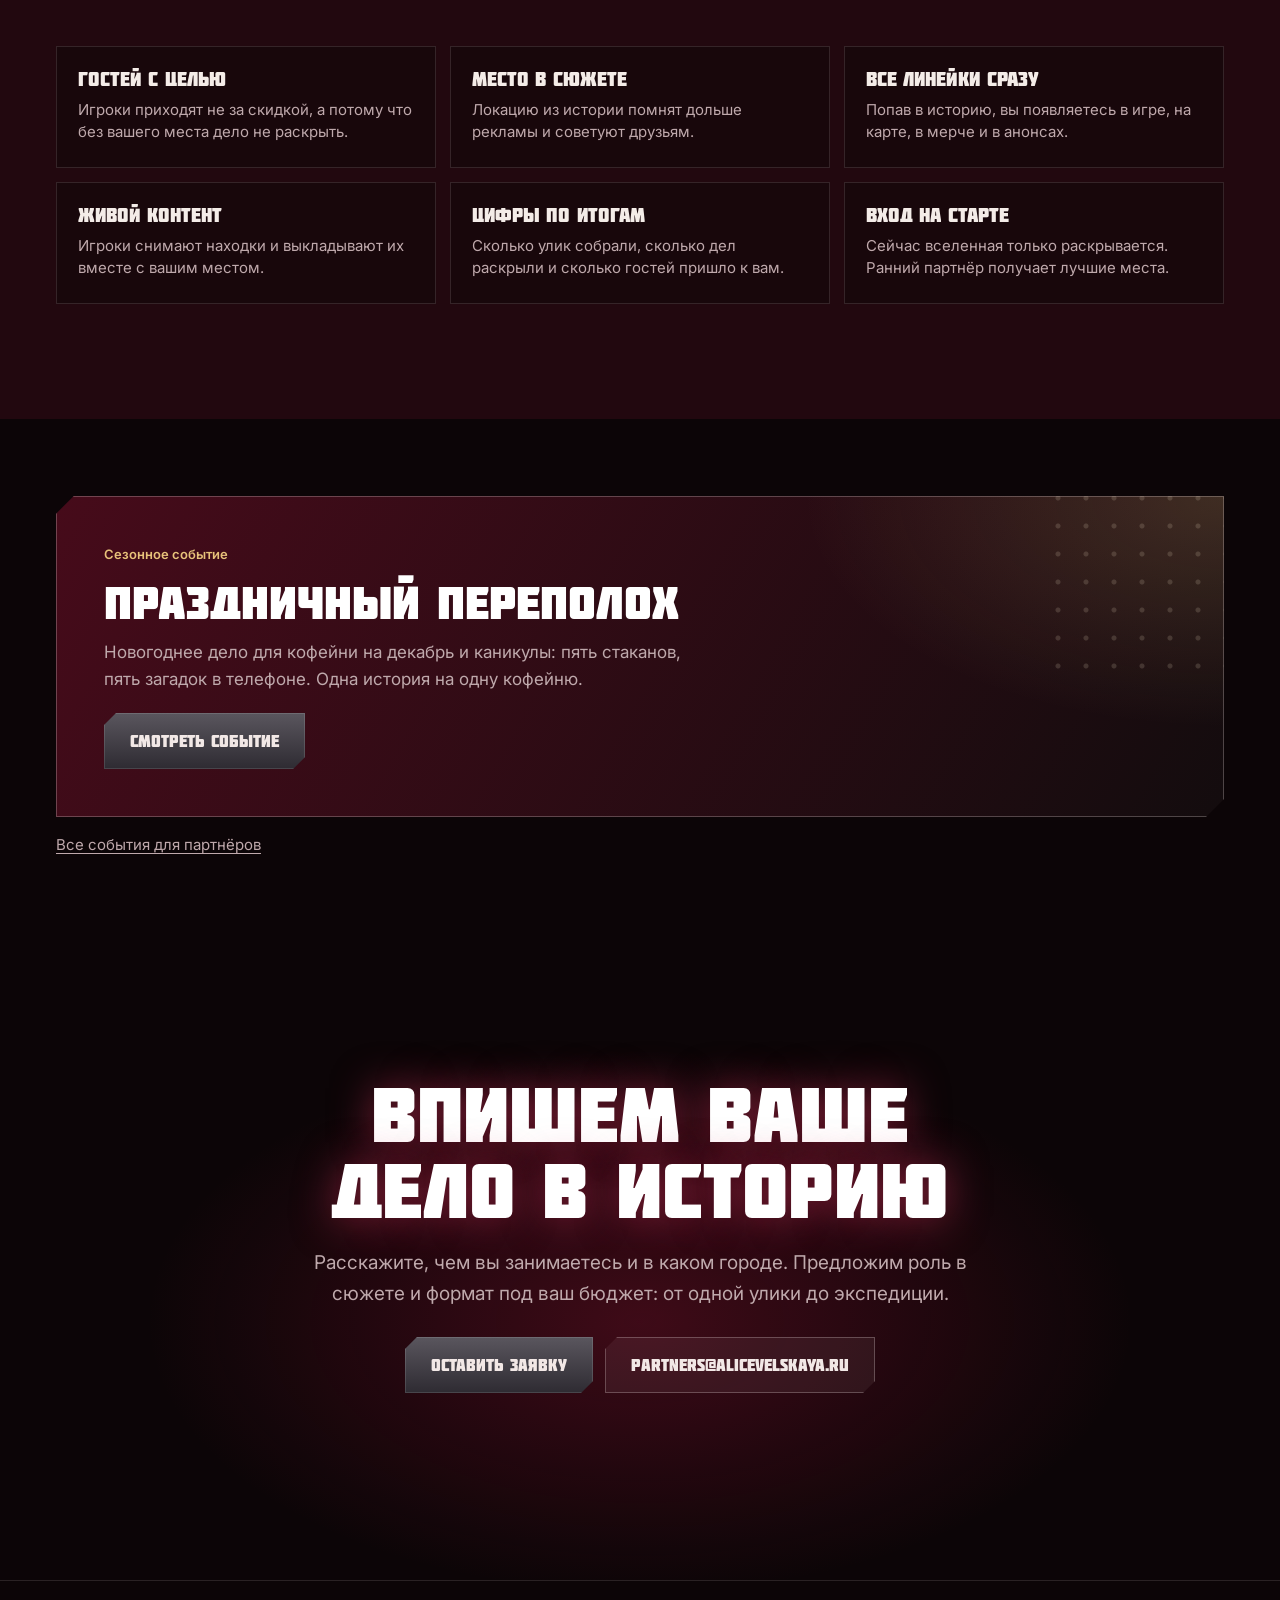
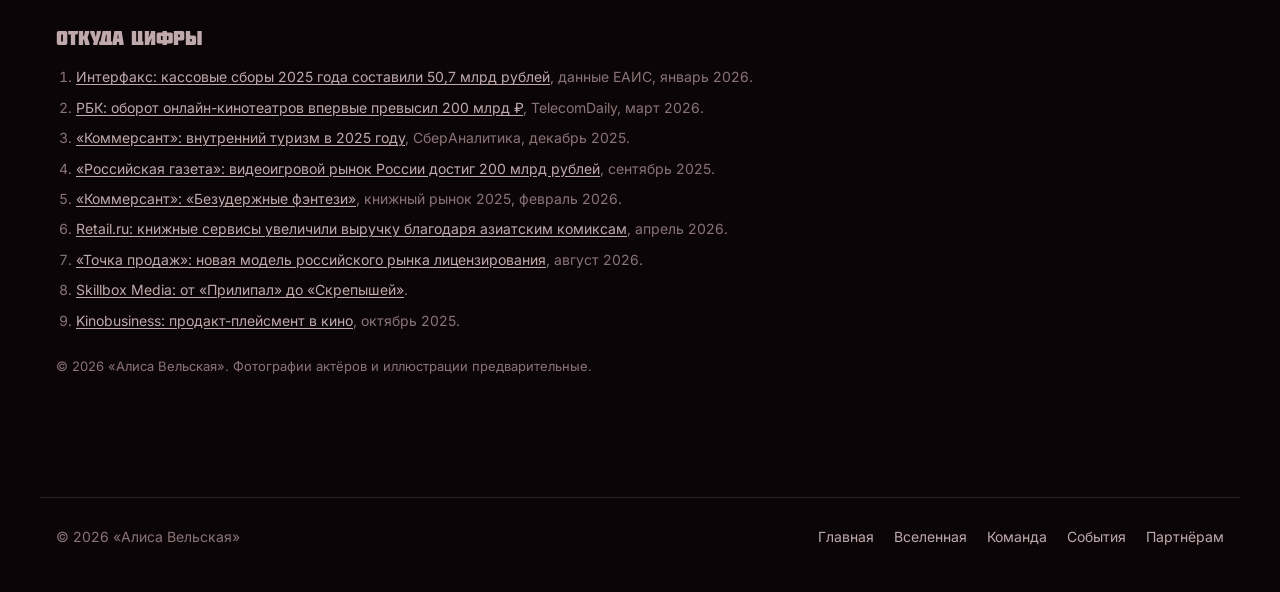
<file: partners.html>
<!doctype html>
<html lang="ru">
<head>
<meta charset="utf-8">
<meta name="viewport" content="width=device-width,initial-scale=1,viewport-fit=cover">
<title>Партнёрам: вселенная Алисы Вельской</title>
<meta name="description" content="Вселенная Алисы Вельской для бизнеса: место в сюжете фильма, сериала, игр, книг и экспедиций. От кофейни до региона.">
<link rel="canonical" href="https://alisavelskaya.ru/partners.html">
<meta name="theme-color" content="#0A0405">
<link rel="icon" href="favicon.svg" type="image/svg+xml">
<meta property="og:type" content="website">
<meta property="og:site_name" content="Алиса Вельская">
<meta property="og:locale" content="ru_RU">
<meta property="og:url" content="https://alisavelskaya.ru/partners.html">
<meta property="og:title" content="Партнёрам: вселенная Алисы Вельской">
<meta property="og:description" content="Вселенная Алисы Вельской для бизнеса: место в сюжете фильма, сериала, игр, книг и экспедиций. От кофейни до региона.">
<meta property="og:image" content="https://alisavelskaya.ru/img/og.jpg?v=2">
<link rel="preload" href="fonts/molot.otf" as="font" type="font/otf" crossorigin>
<link rel="preconnect" href="https://fonts.googleapis.com">
<link rel="stylesheet" href="https://fonts.googleapis.com/css2?family=Inter:wght@400;500;600;700&display=swap">
<style>
@font-face{font-family:"Molot";src:url(fonts/molot.otf) format("opentype");font-display:swap}
/* Тёмная вишнёвая сцена с графитом: контровой свет, лучи, звёзды, дымка; всё по центру, герои в полный рост, цифры как улики на доске. Molot для заголовков и цифр, Inter для текста. */
:root{
  --ink:#0C0507;--wine:#22080F;--blood:#5A0F22;--red:#B3163E;--red-hi:#E8557A;
  --light:#F4ECE8;--cream:#F2E8E6;--mute:#BFA9AC;--dim:#8A7377;--gold:#A9A4AB;--graph:#3A373D;
  --line:rgba(242,232,230,.13);--line-2:rgba(242,232,230,.26);
  --f-display:"Molot","Arial Black",Impact,sans-serif;
  --f-body:"Inter",system-ui,-apple-system,"Segoe UI",Roboto,sans-serif;
  color-scheme:dark;
}
*,*::before,*::after{box-sizing:border-box;letter-spacing:0}
[hidden]{display:none!important}
html{scroll-behavior:smooth}
body{background:var(--ink);color:var(--cream);font:400 17px/1.6 var(--f-body);-webkit-font-smoothing:antialiased;overflow-x:clip}
body::before{content:"";position:fixed;inset:0 0 auto;height:env(safe-area-inset-top,0px);z-index:60;background:var(--ink)}
a{color:inherit}
button{font:inherit;color:inherit;background:none;border:0;padding:0;cursor:pointer;-webkit-tap-highlight-color:transparent}
:focus-visible{outline:2px solid var(--red-hi);outline-offset:3px}
h1,h2,h3{font-family:var(--f-display);font-weight:400;text-transform:uppercase;word-spacing:-.14em;margin:0;line-height:1;text-wrap:balance}
p{margin:0}
.wrap{width:min(1200px,100%);margin:0 auto;padding-left:max(16px,env(safe-area-inset-left,0px));padding-right:max(16px,env(safe-area-inset-right,0px))}
section{position:relative;padding-block:clamp(64px,9vw,120px)}
.head{display:flex;flex-direction:column;gap:14px;max-width:780px}
.head h2{font-size:clamp(32px,4.6vw,60px);color:#fff}
.head p{color:var(--mute);font-size:clamp(17px,1.4vw,19px);max-width:62ch}
#grain{position:fixed;inset:-64px;z-index:4;pointer-events:none;opacity:.08;mix-blend-mode:overlay;background-image:url("data:image/svg+xml,%3Csvg xmlns='http://www.w3.org/2000/svg' width='256' height='256'%3E%3Cfilter id='n'%3E%3CfeTurbulence type='fractalNoise' baseFrequency='.9' numOctaves='2' stitchTiles='stitch'/%3E%3CfeColorMatrix values='0 0 0 0 1 0 0 0 0 1 0 0 0 0 1 0 0 0 1.4 0'/%3E%3C/filter%3E%3Crect width='256' height='256' filter='url(%23n)'/%3E%3C/svg%3E")}
@media (prefers-reduced-motion:no-preference){#grain{animation:grain .6s steps(1) infinite}}
@keyframes grain{0%{translate:0 0}17%{translate:-24px 16px}33%{translate:16px -32px}50%{translate:-40px -8px}67%{translate:32px 24px}83%{translate:-8px 40px}}

.btn{position:relative;display:inline-flex;align-items:center;justify-content:center;min-height:56px;padding:0 26px;font:400 16px/1 var(--f-display);text-transform:uppercase;word-spacing:-.12em;text-decoration:none;color:var(--cream);background:linear-gradient(180deg,#5A565E,#2E2B32);box-shadow:inset 0 0 0 1px rgba(255,255,255,.12);clip-path:polygon(12px 0,100% 0,100% calc(100% - 12px),calc(100% - 12px) 100%,0 100%,0 12px);transition:filter .2s ease-out,translate .2s ease-out;overflow:hidden}
.btn::after{content:"";position:absolute;inset:0;background:linear-gradient(100deg,transparent 30%,rgba(255,230,200,.45) 50%,transparent 70%);background-size:250% 100%;background-position:150% 0;transition:background-position .7s ease-out;pointer-events:none}
.btn.ghost{color:var(--cream);background:rgba(242,232,230,.06);box-shadow:inset 0 0 0 1px var(--line-2)}
@media (hover:hover){.btn:hover{filter:brightness(1.15);translate:0 -2px}.btn:hover::after{background-position:-50% 0}}
.btn:active{scale:.97}
.src-l{font-size:12.5px;line-height:1.4;color:var(--dim)}
.src-l a{color:var(--mute);text-underline-offset:2px;text-decoration-color:var(--line-2)}

#smoke{position:fixed;inset:0;z-index:3;pointer-events:none;overflow:hidden;opacity:.55;mix-blend-mode:screen}
#smoke i{position:absolute;width:70vmax;height:70vmax;border-radius:50%;filter:blur(60px);background:radial-gradient(closest-side,rgba(210,50,90,.22),rgba(210,50,90,.06) 55%,transparent)}
#smoke i:nth-child(1){left:-20vmax;top:10vh}
#smoke i:nth-child(2){right:-25vmax;top:40vh;background:radial-gradient(closest-side,rgba(230,110,140,.16),transparent)}
#smoke i:nth-child(3){left:20vw;top:70vh;background:radial-gradient(closest-side,rgba(166,161,168,.07),transparent)}
#smoke i:nth-child(4){left:40vw;top:-30vh}
@media (prefers-reduced-motion:no-preference){#smoke i{animation:drift 38s ease-in-out infinite alternate}#smoke i:nth-child(2){animation-duration:46s;animation-delay:-12s}#smoke i:nth-child(3){animation-duration:52s;animation-delay:-20s}#smoke i:nth-child(4){animation-duration:44s;animation-delay:-6s}}
@keyframes drift{0%{transform:translate(0,0) scale(1)}50%{transform:translate(12vw,-6vh) scale(1.15)}100%{transform:translate(-8vw,8vh) scale(.95)}}
#rays{position:absolute;inset:0;width:100%;height:100%;pointer-events:none;z-index:1;filter:blur(6px);mix-blend-mode:screen}
/* ГЕРОЙ: как на сайте, герои по центру, текст и кнопки поверх */
.hero{position:relative;height:clamp(640px,100svh,1000px);min-height:640px;overflow:hidden;isolation:isolate;background:radial-gradient(ellipse 60% 64% at 50% 40%,#7A1430 0%,#45091B 38%,#1C050C 68%,var(--ink) 92%)}
.hero .grid-bg{position:absolute;inset:0;background-image:linear-gradient(rgba(255,140,160,.06) 1px,transparent 1px),linear-gradient(90deg,rgba(255,140,160,.06) 1px,transparent 1px);background-size:120px 120px;background-position:center;mask-image:radial-gradient(ellipse 70% 55% at 50% 40%,#000 30%,transparent 78%);z-index:0}
.bloom{position:absolute;left:50%;top:30%;width:min(70vw,900px);aspect-ratio:1;translate:-50% -50%;border-radius:50%;z-index:1;background:radial-gradient(circle,rgba(255,236,228,.9) 0%,rgba(166,161,168,.5) 9%,rgba(179,22,62,.3) 28%,transparent 62%);mix-blend-mode:screen}
@media (prefers-reduced-motion:no-preference){.bloom{animation:breathe 7s ease-in-out infinite}}
@keyframes breathe{50%{opacity:.78;scale:1.05}}
.stage{position:absolute;left:50%;bottom:0;height:100%;aspect-ratio:16/9;translate:-50% 0;scale:1.09;transform-origin:50% 22%;z-index:2;pointer-events:none}
.stage .ch{position:absolute;height:100%;width:auto;max-width:none;filter:drop-shadow(0 0 1px rgba(255,236,230,.9)) drop-shadow(0 0 18px rgba(255,150,160,.35)) drop-shadow(0 30px 40px rgba(0,0,0,.6)) brightness(.92) contrast(1.04)}
.ch.sofi{left:16.7%;top:10%}
.ch.velsky{left:52%;top:11%;height:92%!important}
.ch.alice{left:34.2%;top:4.54%}
.shade{position:absolute;inset:auto 0 0;height:58%;z-index:3;background:linear-gradient(180deg,rgba(12,5,7,0),rgba(12,5,7,.5) 38%,rgba(12,5,7,.9) 70%,var(--ink) 100%);pointer-events:none}
#dust{position:absolute;inset:0;width:100%;height:100%;pointer-events:none;z-index:5}
.vign{position:absolute;inset:0;z-index:6;pointer-events:none;background:radial-gradient(ellipse 90% 80% at 50% 40%,transparent 55%,rgba(12,5,7,.7))}
.stars{position:absolute;inset:clamp(40px,8vh,90px) clamp(14px,2.4vw,40px) auto;height:40%;z-index:7;pointer-events:none}
.stars i{position:absolute;width:16px;height:16px;background:var(--light);clip-path:polygon(50% 0,58% 42%,100% 50%,58% 58%,50% 100%,42% 58%,0 50%,42% 42%);opacity:.75}
.stars i:nth-child(1){left:0;top:0}.stars i:nth-child(2){right:0;top:0}
@media (prefers-reduced-motion:no-preference){.stars i{animation:tw 3.2s ease-in-out infinite}.stars i:nth-child(2){animation-delay:1.2s}}
@keyframes tw{50%{opacity:.25;scale:.6}}
.hero-copy{position:absolute;left:0;right:0;bottom:clamp(48px,8vh,96px);z-index:8;display:flex;flex-direction:column;align-items:center;gap:20px;text-align:center;padding-left:max(16px,env(safe-area-inset-left,0px));padding-right:max(16px,env(safe-area-inset-right,0px))}
.hero-copy h1{font-size:clamp(32px,4.6vw,66px);line-height:.98;max-width:min(26ch,100%);color:#fff;text-shadow:0 0 40px rgba(210,50,90,.6),0 0 2px rgba(255,255,255,.8),0 8px 30px rgba(0,0,0,.6)}
.hero-copy .sub{color:rgba(242,232,230,.9);font-size:clamp(16px,1.4vw,19px);line-height:1.55;max-width:60ch;text-shadow:0 2px 14px rgba(0,0,0,.8)}
.hero-copy .row{display:flex;gap:12px;flex-wrap:wrap;justify-content:center;margin-top:2px}
.lines{display:flex;flex-wrap:wrap;justify-content:center;gap:8px}
.lines span{padding:6px 12px;font-size:13.5px;font-weight:500;color:var(--light);background:rgba(12,5,7,.55);box-shadow:inset 0 0 0 1px var(--line);backdrop-filter:blur(6px)}
@media (max-width:700px){.stage{width:165vw;height:auto;top:40px;bottom:auto}.hero-copy{gap:14px}.hero-copy .sub{font-size:15px}.hero-copy .row .btn{flex:1 1 100%}.bloom{top:24%}.lines span{font-size:12.5px;padding:5px 10px}}

/* СУТЬ */
.essence{background:var(--ink)}
.pillars{display:grid;grid-template-columns:repeat(3,minmax(0,1fr));gap:14px;margin-top:44px}
.pillar{padding:26px 22px;box-shadow:inset 0 0 0 1px var(--line);display:flex;flex-direction:column;gap:10px}
.pillar h3{font-size:clamp(20px,2vw,26px);color:var(--light)}
.pillar p{font-size:15.5px;color:var(--mute);line-height:1.5}
@media (max-width:860px){.pillars{grid-template-columns:1fr}}
.heroes{display:grid;grid-template-columns:repeat(4,minmax(0,1fr));gap:14px;margin-top:56px}
.person .ph{aspect-ratio:3/4;max-width:100%;background:center top/cover no-repeat;clip-path:polygon(16px 0,100% 0,100% calc(100% - 16px),calc(100% - 16px) 100%,0 100%,0 16px)}
.person b{display:block;margin-top:12px;font:400 18px/1.1 var(--f-display);text-transform:uppercase;word-spacing:-.14em}
.person span{display:block;margin-top:4px;font-size:14px;color:var(--mute)}
@media (max-width:760px){.heroes{grid-template-columns:repeat(2,minmax(0,1fr))}}
.two{display:grid;grid-template-columns:minmax(0,1.15fr) minmax(0,1fr);gap:clamp(24px,5vw,64px);align-items:center;margin-top:72px;padding:clamp(24px,4vw,44px);background:linear-gradient(120deg,rgba(90,15,34,.28),rgba(242,232,230,.03));box-shadow:inset 0 0 0 1px var(--line)}
.two .pair{display:flex;justify-content:center}
.two .pair figure{margin:0;display:flex;flex-direction:column;gap:10px;align-items:center}
.two .duo{position:relative;width:min(340px,80vw);aspect-ratio:3/4;max-width:100%}
.two .duo .c1{position:absolute;inset:0;background:center top/cover no-repeat;clip-path:polygon(16px 0,100% 0,100% calc(100% - 16px),calc(100% - 16px) 100%,0 100%,0 16px);box-shadow:0 20px 40px rgba(0,0,0,.5)}
.two .duo .c1::after{content:"";position:absolute;inset:0;background:linear-gradient(200deg,transparent 45%,rgba(70,8,24,.55))}
.two .duo .spr{position:absolute;right:3%;bottom:0;width:46%;height:58%;background-repeat:no-repeat;background-position:center bottom;background-size:100% auto;filter:drop-shadow(0 0 2px rgba(255,236,230,.8)) drop-shadow(0 0 18px rgba(179,22,62,.7)) drop-shadow(0 12px 18px rgba(0,0,0,.6))}
.two figcaption{font-size:13px;color:var(--dim)}
.two h3{font-size:clamp(24px,2.6vw,34px);color:#fff;margin-bottom:12px}
.two p{color:var(--mute);max-width:52ch}
@media (max-width:820px){.two{grid-template-columns:1fr}}

/* ЛИНЕЙКИ */
.media{background:linear-gradient(180deg,var(--ink),var(--wine) 50%,var(--ink))}
.mgrid{display:grid;grid-template-columns:repeat(4,minmax(0,1fr));gap:14px;margin-top:44px}
.m{position:relative;display:flex;flex-direction:column;gap:10px;padding:22px 20px 22px;min-height:200px;background:rgba(12,5,7,.55);box-shadow:inset 0 0 0 1px var(--line);clip-path:polygon(14px 0,100% 0,100% calc(100% - 14px),calc(100% - 14px) 100%,0 100%,0 14px)}
.m svg{width:34px;height:34px;fill:none;stroke:var(--red-hi);stroke-width:1.8;stroke-linecap:round;stroke-linejoin:round}
.m h3{font-size:20px;color:var(--light)}
.m p{font-size:14.5px;color:var(--mute);line-height:1.45}
.m .st{align-self:flex-start;margin-top:auto;padding:4px 9px;font-size:12px;font-weight:600;color:var(--gold);box-shadow:inset 0 0 0 1px rgba(166,161,168,.45)}
@media (max-width:980px){.mgrid{grid-template-columns:repeat(2,minmax(0,1fr))}}
@media (max-width:480px){.mgrid{grid-template-columns:1fr}.m{min-height:0}}

/* ЦИФРЫ */
.nums{background:var(--ink)}
.ngrid{display:grid;grid-template-columns:repeat(4,minmax(0,1fr));gap:14px;margin-top:44px}
.n{display:flex;flex-direction:column;gap:10px;padding:24px 20px 20px;background:linear-gradient(180deg,rgba(242,232,230,.05),rgba(242,232,230,.015));box-shadow:inset 0 0 0 1px var(--line)}
.n .k{font-size:13px;font-weight:600;color:var(--red-hi)}
.n strong{white-space:nowrap;font:400 clamp(30px,3vw,46px)/.92 var(--f-display);color:var(--light);font-variant-numeric:tabular-nums;text-shadow:0 0 30px rgba(166,161,168,.22)}
.n strong i{font-style:normal;font-size:.42em;color:var(--mute)}
.n strong i u{text-decoration:none;font-family:var(--f-body);font-weight:700;font-size:.92em;margin-left:.1em}
.n p{font-size:14.5px;line-height:1.45;color:var(--cream)}
.n .src-l{margin-top:auto}
@media (max-width:980px){.ngrid{grid-template-columns:repeat(2,minmax(0,1fr))}}
@media (max-width:480px){.ngrid{grid-template-columns:1fr}}

/* КАССА */
.myth{background:radial-gradient(50% 70% at 85% 50%,rgba(179,22,62,.25),transparent 70%),var(--wine)}
.myth .wrap{display:grid;grid-template-columns:minmax(0,1fr) minmax(0,1fr);gap:clamp(28px,5vw,64px);align-items:center}
.bars{display:flex;flex-direction:column;gap:14px}
.bar{display:grid;grid-template-columns:minmax(0,170px) 1fr;gap:14px;align-items:center}
.bar span{font-size:14.5px;color:var(--cream);line-height:1.25}
.bar div{position:relative;height:38px;background:rgba(242,232,230,.05)}
.bar i{position:absolute;left:0;top:0;bottom:0;width:var(--w);background:linear-gradient(90deg,var(--blood),var(--red));display:flex;align-items:center;justify-content:flex-end;padding-right:10px;font:400 16px/1 var(--f-display);font-style:normal;color:#fff;white-space:nowrap}
.bar.hl i{background:linear-gradient(90deg,#2E2B32,#6E6973);color:var(--cream)}
.myth .txt{display:flex;flex-direction:column;gap:16px}
.myth .txt p{color:var(--mute)}
.myth .txt p strong{color:var(--cream);font-weight:600}
@media (max-width:860px){.myth .wrap{grid-template-columns:1fr}.bar{grid-template-columns:minmax(0,120px) 1fr}}

/* ПАРТНЁРСТВО */
.fit{background:var(--ink)}
.biz{display:flex;flex-wrap:wrap;gap:8px;margin-top:36px}
.biz button{min-height:44px;padding:0 16px;font-size:15px;color:var(--mute);box-shadow:inset 0 0 0 1px var(--line);transition:color .15s ease-out,background-color .15s ease-out}
.biz button[aria-pressed=true]{background:var(--cream);color:var(--ink)}
@media (hover:hover){.biz button:not([aria-pressed=true]):hover{color:var(--cream);box-shadow:inset 0 0 0 1px var(--line-2)}}
.case{display:grid;grid-template-columns:minmax(0,.9fr) minmax(0,1.1fr);margin-top:20px;background:rgba(242,232,230,.03);box-shadow:inset 0 0 0 1px var(--line-2)}
.case .ph{min-height:320px;background:center/cover no-repeat;position:relative}
.case .ph::after{content:"";position:absolute;inset:0;background:linear-gradient(90deg,transparent 60%,rgba(12,5,7,.6))}
.case .body{padding:clamp(22px,3vw,36px);display:flex;flex-direction:column;gap:18px}
.case h3{font-size:clamp(24px,2.6vw,34px);color:#fff}
.case .lead{color:var(--light);font-size:17px}
.case dl{margin:0;display:grid;grid-template-columns:max-content 1fr;gap:10px 18px}
.case dt{font-size:14px;font-weight:600;color:var(--gold);padding-top:2px}
.case dd{margin:0;font-size:15.5px;color:var(--mute);line-height:1.5}
@media (max-width:820px){.case{grid-template-columns:1fr}.case .ph{min-height:0;aspect-ratio:16/9}.case .ph::after{background:linear-gradient(180deg,transparent 60%,rgba(12,5,7,.6))}}
@media (max-width:480px){.case dl{grid-template-columns:1fr;gap:4px}.case dd{margin-bottom:8px}}
.ladder{list-style:none;margin:56px 0 0;padding:0;display:grid;grid-template-columns:repeat(4,minmax(0,1fr));gap:0;align-items:end}
.ladder li{position:relative;padding:22px 20px 24px;background:linear-gradient(180deg,rgba(179,22,62,var(--a)),rgba(179,22,62,.03));box-shadow:inset 0 0 0 1px var(--line);min-height:var(--h)}
.ladder li b{display:block;font:400 clamp(20px,2vw,26px)/1 var(--f-display);text-transform:uppercase;word-spacing:-.14em;color:#fff;margin-bottom:10px}
.ladder li p{font-size:14.5px;color:var(--mute);line-height:1.45}
.ladder li small{display:block;margin-top:12px;font-size:13px;color:var(--light)}
.ladcap{display:flex;justify-content:space-between;margin-top:10px;font-size:13px;color:var(--dim)}
@media (max-width:860px){.ladder{grid-template-columns:1fr 1fr;gap:10px}.ladder li{min-height:0}}
@media (max-width:480px){.ladder{grid-template-columns:1fr}}

/* КОМАНДА */
.team{background:linear-gradient(180deg,var(--ink),var(--wine))}
.team .wrap{display:grid;grid-template-columns:minmax(0,1fr) minmax(0,1fr);gap:clamp(28px,5vw,64px);align-items:start}
.tnums{display:grid;grid-template-columns:repeat(3,minmax(0,1fr));gap:14px}
.tnums div{display:flex;flex-direction:column;gap:6px;padding:20px 18px;box-shadow:inset 0 0 0 1px var(--line)}
.tnums b{font:400 clamp(48px,5vw,72px)/.85 var(--f-display);color:var(--light)}
.tnums span{font-size:14px;color:var(--mute);line-height:1.35}
.tlist{list-style:none;margin:20px 0 0;padding:0;display:flex;flex-direction:column}
.tlist li{padding:14px 0;box-shadow:inset 0 -1px 0 var(--line);font-size:16px;color:var(--cream)}
.tlist li strong{color:var(--light);font-weight:600}
@media (max-width:860px){.team .wrap{grid-template-columns:1fr}}

/* ВЫГОДЫ */
.aud{background:linear-gradient(180deg,var(--wine),var(--ink) 55%,var(--wine))}
.aud-grid{display:grid;grid-template-columns:minmax(0,1.25fr) minmax(0,1fr);gap:clamp(28px,5vw,64px);align-items:center;margin-top:44px}
.aud-num{display:flex;flex-direction:column;gap:12px;padding:30px 28px 26px;background:linear-gradient(180deg,rgba(242,232,230,.05),rgba(242,232,230,.015));box-shadow:inset 0 0 0 1px var(--line)}
.aud-num strong{font:400 clamp(40px,6vw,92px)/.9 var(--f-display);color:var(--light);font-variant-numeric:tabular-nums;text-shadow:0 0 30px rgba(255,120,100,.25);word-spacing:-.3em}
.aud-num span{font-size:clamp(17px,1.5vw,20px);color:var(--cream)}
.aud-num small{font-size:14px;color:var(--mute)}
.aud-txt{margin:0;font-size:clamp(16px,1.3vw,18px);line-height:1.65;color:var(--mute);max-width:52ch}
@media (max-width:860px){.aud-grid{grid-template-columns:1fr}}
.gains{background:var(--wine)}
.ggrid{display:grid;grid-template-columns:repeat(3,minmax(0,1fr));gap:14px;margin-top:40px}
.g{padding:24px 22px;box-shadow:inset 0 0 0 1px var(--line);background:rgba(12,5,7,.4)}
.g h3{font-size:19px;color:var(--light);margin-bottom:10px}
.g p{font-size:15px;color:var(--mute);line-height:1.5}
@media (max-width:900px){.ggrid{grid-template-columns:1fr 1fr}}
@media (max-width:520px){.ggrid{grid-template-columns:1fr}}

/* ФИНАЛ */
.final{text-align:center;padding-block:clamp(80px,11vw,150px);background:radial-gradient(55% 60% at 50% 60%,rgba(179,22,62,.3),transparent 70%),var(--ink);overflow:hidden}
.final .wrap{display:flex;flex-direction:column;align-items:center;gap:20px}
.final h2{font-size:clamp(36px,6vw,84px);color:#fff;text-shadow:0 0 40px rgba(210,50,90,.55)}
.final p{color:var(--mute);max-width:58ch;font-size:clamp(17px,1.5vw,19px)}
.contact{display:flex;flex-wrap:wrap;gap:12px;justify-content:center;align-items:center;margin-top:8px}
.contact code{font:600 17px/1 var(--f-body);color:var(--light);padding:18px 20px;background:rgba(242,232,230,.06);box-shadow:inset 0 0 0 1px var(--line-2);user-select:all}
.copied{font-size:14px;color:var(--gold);min-height:1.4em}
.srcs{background:var(--ink);padding-block:48px 64px;box-shadow:inset 0 1px 0 var(--line)}
.srcs h2{font-size:20px;color:var(--mute)}
.srcs ol{margin:18px 0 0;padding-left:20px;display:flex;flex-direction:column;gap:8px;font-size:14px;color:var(--dim);max-width:920px}
.srcs a{color:var(--mute);text-underline-offset:2px}
.srcs p{margin-top:24px;font-size:13px;color:var(--dim)}

.nav{position:fixed;left:0;right:0;top:env(safe-area-inset-top,0px);z-index:50;transition:background-color .3s ease-out,box-shadow .3s ease-out}
.nav.solid{background:rgba(10,4,5,.72);backdrop-filter:blur(14px);box-shadow:0 1px 0 var(--line)}
.nav .wrap{display:flex;align-items:center;gap:24px;min-height:72px}
.nav ul{display:flex;gap:28px;list-style:none;margin:0;padding:0;overflow-x:auto;scrollbar-width:none;min-width:0}
.nav ul::-webkit-scrollbar{display:none}
.nav ul a{text-decoration:none;font-size:15px;color:var(--mute);white-space:nowrap;transition:color .15s ease-out}
@media (hover:hover){.nav ul a:hover{color:var(--cream)}}
.nav .btn{min-height:44px;padding:0 18px;font-size:14px;margin-left:auto;flex:none}
.burger{display:none;width:44px;height:44px;align-items:center;justify-content:center;flex:none;box-shadow:inset 0 0 0 1px var(--line-2)}
.burger i{position:relative;display:block;width:18px;height:2px;background:var(--cream);transition:background-color .2s ease-out}
.burger i::before,.burger i::after{content:"";position:absolute;left:0;width:18px;height:2px;background:var(--cream);transition:translate .25s ease-out,rotate .25s ease-out}
.burger i::before{translate:0 -6px}.burger i::after{translate:0 6px}
.nav.open .burger i{background:transparent}.nav.open .burger i::before{translate:0 0;rotate:45deg}.nav.open .burger i::after{translate:0 0;rotate:-45deg}
@media (max-width:900px){
  .burger{display:flex}
  .nav ul{position:absolute;left:0;right:0;top:100%;flex-direction:column;gap:0;padding:8px max(16px,env(safe-area-inset-right,0px)) 20px max(16px,env(safe-area-inset-left,0px));background:rgba(10,4,5,.96);backdrop-filter:blur(14px);box-shadow:0 1px 0 var(--line),0 20px 40px rgba(0,0,0,.5);overflow:visible;visibility:hidden;opacity:0;translate:0 -8px;transition:opacity .2s ease-out,translate .2s ease-out,visibility .2s}
  .nav.open ul{visibility:visible;opacity:1;translate:0 0}
  .nav.open{background:rgba(10,4,5,.96)}
  .nav ul li a{display:block;padding:14px 0;font-size:17px;color:var(--cream);border-bottom:1px solid var(--line)}
  .nav .btn{margin-left:auto}
}
.nav ul a[aria-current=page]{color:var(--cream)}
.nav ul a[aria-current=page]::after{content:"";display:block;height:2px;margin-top:4px;background:var(--red);box-shadow:0 0 10px var(--red)}
footer.site{position:relative;padding-block:56px 44px;background:var(--ink)}
footer.site .wrap{border-top:1px solid var(--line);padding-top:28px;display:flex;justify-content:space-between;gap:20px;flex-wrap:wrap;align-items:center;color:var(--dim);font-size:14px}
footer.site nav{display:flex;gap:20px;flex-wrap:wrap}
footer.site a{text-decoration:none;color:var(--mute)}
.season{background:var(--ink);padding-block:clamp(48px,6vw,80px)}
.ev{position:relative;display:flex;flex-direction:column;align-items:flex-start;gap:14px;padding:clamp(24px,4vw,48px);text-decoration:none;color:inherit;overflow:hidden;background:radial-gradient(60% 120% at 100% 0%,rgba(231,194,122,.18),transparent 60%),linear-gradient(120deg,rgba(179,22,62,.35),rgba(242,232,230,.03));box-shadow:inset 0 0 0 1px var(--line-2);clip-path:polygon(18px 0,100% 0,100% calc(100% - 18px),calc(100% - 18px) 100%,0 100%,0 18px)}
.ev::after{content:"";position:absolute;right:-40px;top:-40px;width:220px;height:220px;background:radial-gradient(circle,rgba(255,240,210,.25) 0 2px,transparent 3px) 0 0/28px 28px;opacity:.6;pointer-events:none}
.ev-k{font-size:13px;font-weight:600;color:#E7C27A}
.ev h2{font-size:clamp(28px,3.6vw,48px);color:#fff}
.ev p{color:var(--mute);max-width:56ch}
.ev .btn{margin-top:6px}
.ev-all{margin-top:16px;font-size:15px}
.ev-all a{color:var(--mute);text-underline-offset:3px}
</style>
<style>/* меню как на главной */
body{margin:0}
.nav,.nav.solid{background:linear-gradient(180deg,rgba(10,4,5,.86),rgba(10,4,5,.5) 58%,rgba(10,4,5,0));backdrop-filter:none;box-shadow:none}
.nav .burger{background:rgba(16,6,9,.9);box-shadow:inset 0 0 0 1px rgba(242,231,216,.22),0 10px 24px -10px rgba(0,0,0,.8)}
.nav .btn{background:linear-gradient(180deg,#E3262F,#C41C25 32%,#A9141C)}
@media (min-width:901px){
.nav .wrap{min-height:80px}
.nav ul{position:relative;gap:2px;padding:4px;background:linear-gradient(180deg,rgba(28,9,13,.94),rgba(14,5,8,.94));box-shadow:inset 0 0 0 1px rgba(242,231,216,.15),0 16px 32px -16px rgba(0,0,0,.9)}
.nav ul::before{content:"";position:absolute;left:0;top:0;width:44px;height:2px;background:var(--red);box-shadow:0 0 12px rgba(227,38,47,.8);pointer-events:none}
.nav ul a{position:relative;display:flex;align-items:center;min-height:42px;padding:0 15px;font-size:15px;font-weight:500;color:var(--cream);transition:color .15s ease-out,background-color .15s ease-out}
.nav ul a[aria-current]{color:#fff}
.nav ul a[aria-current]::after{content:"";display:block;position:absolute;left:15px;right:15px;bottom:7px;height:2px;margin:0;background:var(--red);box-shadow:0 0 10px rgba(227,38,47,.9)}
.nav ul a[aria-current]::before{content:"";position:absolute;left:12px;bottom:5px;width:6px;height:6px;border-radius:50%;background:#FF5A5F;box-shadow:0 0 8px rgba(255,74,79,.9)}
}
@media (min-width:901px) and (hover:hover){.nav ul a:hover{color:var(--light);background:rgba(242,231,216,.07)}}
@media (max-width:900px){.nav.solid{background:rgba(10,4,5,.92)}.nav.open{background:#0A0405}.nav ul{background:#0A0405}.nav ul a[aria-current]::after{display:none}.nav ul li a[aria-current]{color:var(--cream)}.nav ul li a[aria-current]::before{content:"";display:inline-block;width:7px;height:7px;margin-right:10px;border-radius:50%;vertical-align:.12em;background:var(--red);box-shadow:0 0 8px rgba(227,38,47,.9)}}
</style>
</head>
<body>
<header class="nav" id="nav"><div class="wrap"><ul id="navList"><li><a href="universe.html">Вселенная</a></li><li><a href="./#game">Игра</a></li><li><a href="./#map">Карта</a></li><li><a href="./#reels">Мир Алисы</a></li><li><a href="team.html">Команда</a></li><li><a href="events.html">События</a></li><li><a href="partners.html" aria-current="page">Партнёрам</a></li></ul><a class="btn" href="./#prereg">Войти в штаб</a><button class="burger" id="burger" type="button" aria-label="Меню" aria-expanded="false" aria-controls="navList"><i></i></button></div></header>


<div id="smoke" aria-hidden="true"><i></i><i></i><i></i><i></i></div><div id="grain" aria-hidden="true"></div>

<header class="hero" aria-label="Вселенная Алисы Вельской">
  <div class="grid-bg"></div>
  <div class="bloom"></div>
  <canvas id="rays" aria-hidden="true"></canvas>
  <div class="stage">
    <img class="ch sofi" alt="Софи Зайцева" src="img/ph_sofi_nobg.webp">
    <img class="ch velsky" alt="Александр Вельский" src="img/ph_velsky_nobg.webp">
    <img class="ch alice" alt="Алиса Вельская" src="img/ph_alice_nobg.webp">
  </div>
  <div class="shade"></div>
  <canvas id="dust" aria-hidden="true"></canvas>
  <div class="vign"></div>
  <div class="stars" aria-hidden="true"><i></i><i></i></div>
  <div class="hero-copy">
    <h1>Вселенная, в которой есть место вашему делу</h1>
    <p class="sub">«Алиса Вельская» — детективная история о современной России. Фильм, сериал, игры, книги, комиксы, мерч и экспедиции по настоящим городам. Партнёр становится частью сюжета: от стакана кофе до целой экспедиции.</p>
    <div class="row"><a class="btn" href="#fit">Найти своё место</a><a class="btn ghost" href="#contact">Обсудить партнёрство</a></div>
    <div class="lines"><span>Фильм</span><span>Сериал</span><span>Игры</span><span>Книги</span><span>Комиксы</span><span>Мерч</span><span>Ивенты</span><span>Экспедиции</span></div>
  </div>
</header>

<section class="essence">
  <div class="wrap">
    <div class="head">
      <h2>Детектив, который ведёт по настоящим местам</h2>
      <p>Профессор истории Александр Вельский исчезает без следа. Его дочь, капитан ФСБ Алиса Вельская, начинает собственное расследование. Маршрут профессора проходит через реальные города, музеи и монастыри, и пройти его можно в фильме, в игре и самому.</p>
    </div>
    <div class="pillars">
      <div class="pillar"><h3>Современная Россия</h3><p>Никаких выдуманных стран. Герои живут здесь и сейчас: пьют кофе, ездят по трассе, останавливаются в гостиницах. Любой реальный бизнес вписывается в их день органично.</p></div>
      <div class="pillar"><h3>Реальный маршрут</h3><p>Каждая точка сюжета существует на карте. Город, музей или кафе из истории можно посетить, и зрители едут туда сами.</p></div>
      <div class="pillar"><h3>Наследия</h3><p>Предметы с историей, за которыми охотятся герои. Каждый можно выпустить: улика, коллекционная карточка, совместная серия с брендом.</p></div>
    </div>
    <div class="heroes">
      <div class="person"><div class="ph" style="background-image:url(img/ph_alice_bg.webp)" role="img" aria-label="Алиса Вельская"></div><b>Алиса Вельская</b><span>Капитан ФСБ</span></div>
      <div class="person"><div class="ph" style="background-image:url(img/ph_sofi_bg.webp)" role="img" aria-label="Софи Зайцева"></div><b>Софи Зайцева</b><span>Координатор экспедиций</span></div>
      <div class="person"><div class="ph" style="background-image:url(img/ph_velsky_bg.webp)" role="img" aria-label="Александр Вельский"></div><b>Александр Вельский</b><span>Профессор истории</span></div>
      <div class="person"><div class="ph" style="background-image:url(img/ph_semen_bg.webp)" role="img" aria-label="Семён Попов"></div><b>Семён Попов</b><span>Стажёр ФСБ</span></div>
    </div>
    <div class="two">
      <div class="pair">
        <figure><div class="duo"><div class="c1" role="img" aria-label="Алиса в фильме" style="background-image:url(img/ph_alice_bg.webp)"></div><div class="spr" role="img" aria-label="Алиса в игре, рисунок" style="background-image:url(img/alice_game.webp)"></div></div><figcaption>Алиса в кино и в игре</figcaption></figure>
      </div>
      <div>
        <h3>Одни герои во всех форматах</h3>
        <p>Алису играет актриса в фильме, а в игре её рисуют художники команды вручную. Зритель, игрок и читатель встречают одних и тех же героев, поэтому партнёр, однажды попавший в историю, остаётся в ней во всех линейках.</p>
      </div>
    </div>
  </div>
</section>

<section class="media">
  <div class="wrap">
    <div class="head">
      <h2>Одна история, много входов</h2>
      <p>Партнёру не нужно выбирать один формат. Можно войти в одну линейку и вырасти в остальные.</p>
    </div>
    <div class="mgrid">
      <div class="m"><svg viewBox="0 0 24 24"><rect x="3" y="6" width="18" height="13"/><path d="M3 10h18M7 6l2 4M12 6l2 4M17 6l2 4"/></svg><h3>Фильм</h3><p>Полнометражный детектив, главный продукт вселенной. Локации, предметы и бренды в кадре.</p><span class="st">Производство с января 2027</span></div>
      <div class="m"><svg viewBox="0 0 24 24"><rect x="3" y="5" width="18" height="12"/><path d="M8 21h8M12 17v4"/></svg><h3>Сериал</h3><p>Продолжение расследований: больше эпизодов, городов и героев второго плана.</p></div>
      <div class="m"><svg viewBox="0 0 24 24"><rect x="2" y="7" width="20" height="11" rx="2"/><path d="M7 11v3M5.5 12.5h3M16 12h.01M18 14h.01"/></svg><h3>Игры</h3><p>Визуальная новелла, штаб игрока с картой экспедиций и мини-игры. Точки партнёров прямо на карте.</p><span class="st">Пролог в разработке</span></div>
      <div class="m"><svg viewBox="0 0 24 24"><path d="M4 5a2 2 0 0 1 2-2h13v16H6a2 2 0 0 0-2 2z"/><path d="M4 21V5M8 7h7"/></svg><h3>Книги</h3><p>Расследования Алисы в прозе. Тайник или улика может оказаться в вашем городе.</p></div>
      <div class="m"><svg viewBox="0 0 24 24"><rect x="3" y="3" width="8" height="8"/><rect x="13" y="3" width="8" height="8"/><rect x="3" y="13" width="18" height="8"/></svg><h3>Комиксы</h3><p>Короткие дела в картинках. Быстро делаются, легко встраивают бренд и место.</p></div>
      <div class="m"><svg viewBox="0 0 24 24"><path d="M20 12v9H4v-9M2 7h20v5H2zM12 21V7M12 7c-2-4-6-4-6-1s6 1 6 1zM12 7c2-4 6-4 6-1s-6 1-6 1z"/></svg><h3>Мерч</h3><p>Дело в конверте, улики, коллекционные карточки, упаковка с шифром, совместные серии.</p></div>
      <div class="m"><svg viewBox="0 0 24 24"><path d="M12 2l2.5 6 6.5.5-5 4.3 1.6 6.4L12 15.8 6.4 19.2 8 12.8 3 8.5 9.5 8z"/></svg><h3>Ивенты</h3><p>Ночи расследования, премьеры, встречи с командой, городские квесты.</p></div>
      <div class="m"><svg viewBox="0 0 24 24"><path d="M3 20l6-14 4 8 3-5 5 11z"/><circle cx="17" cy="5" r="2"/></svg><h3>Экспедиции</h3><p>Реальные поездки по маршруту профессора: туры, отели, музеи и задания на месте.</p></div>
    </div>
  </div>
</section>

<section class="nums">
  <div class="wrap">
    <div class="head">
      <h2>Рынки, в которых живёт вселенная</h2>
      <p>Каждая линейка выходит на рынок, который растёт или держится на миллиардах. Цифры из открытых источников.</p>
    </div>
    <div class="ngrid">
      <div class="n"><span class="k">Кинопрокат</span><strong>50,7 <i>млрд <u>₽</u></i></strong><p>сборы кинотеатров в 2025 году, +9,3%. 77% собрали российские фильмы</p><span class="src-l">ЕАИС Фонда кино, <a href="https://www.interfax.ru/russia/1066382" target="_blank" rel="noopener">Интерфакс</a></span></div>
      <div class="n"><span class="k">Онлайн-кинотеатры</span><strong>200,4 <i>млрд <u>₽</u></i></strong><p>оборот в 2025 году, почти +40% за год. Впервые больше 200 млрд</p><span class="src-l">TelecomDaily, <a href="https://amp.rbc.ru/rbcnews/technology_and_media/03/03/2026/69a58f199a79476947d7c552" target="_blank" rel="noopener">РБК</a></span></div>
      <div class="n"><span class="k">Внутренний туризм</span><strong>164 <i>млн</i></strong><p>поездок по России за 11 месяцев 2025 года, +7,5%. Потрачено 1,83 трлн ₽</p><span class="src-l">СберАналитика, <a href="https://www.kommersant.ru/doc/8313841" target="_blank" rel="noopener">«Коммерсант»</a></span></div>
      <div class="n"><span class="k">Видеоигры</span><strong>200 <i>млрд <u>₽</u></i></strong><p>объём игрового рынка России в 2025 году против 173 млрд годом раньше</p><span class="src-l">Play Port Fest, <a href="https://rg.ru/2025/09/20/videoigrovoj-rynok-rossii-dostig-200-mlrd-rublej.html" target="_blank" rel="noopener">«Российская газета»</a></span></div>
      <div class="n"><span class="k">Книги</span><strong>111 <i>млрд <u>₽</u></i></strong><p>книжный рынок в 2025 году, +13%. Детектив поднялся на второе место по выручке в «Литрес»</p><span class="src-l">Эксмо и «Литрес», <a href="https://www.kommersant.ru/doc/8459643" target="_blank" rel="noopener">«Коммерсант»</a></span></div>
      <div class="n"><span class="k">Комиксы и манга</span><strong>+55%</strong><p>выручки от цифровых азиатских комиксов в «Литрес», I квартал 2026 к прошлому году</p><span class="src-l">«Литрес», <a href="https://www.retail.ru/news/knizhnye-servisy-uvelichili-vyruchku-blagodarya-aziatskim-komiksam-10-aprelya-2026-276538/" target="_blank" rel="noopener">Retail.ru</a></span></div>
      <div class="n"><span class="k">Игрушки и мерч</span><strong>250 <i>млрд <u>₽</u></i></strong><p>рынок игрушек в 2025 году, на котором живут лицензионные коллекции</p><span class="src-l">АИДТ, <a href="https://tpmag.ru/news/retail/novaya-model-licenzionnogo-ryinka/" target="_blank" rel="noopener">«Точка продаж»</a></span></div>
      <div class="n"><span class="k">Коллекции в ритейле</span><strong>+4–7%</strong><p>трафика дали «Прилипалы» в «Дикси». Акция принесла 20% квартальной выручки</p><span class="src-l">РБК, <a href="https://skillbox.ru/media/marketing/ot-prilipal-do-skrepyshey-razbiraem-kollekcionnye-akcii-v-rossiyskom-reteyle/" target="_blank" rel="noopener">Skillbox Media</a></span></div>
    </div>
  </div>
</section>

<section class="myth">
  <div class="wrap">
    <div class="bars" aria-label="Сборы российских фильмов 2025 года, млрд рублей">
      <div class="bar"><span>Волшебник Изумрудного города</span><div><i style="--w:100%">3,34</i></div></div>
      <div class="bar hl"><span>Финист. Первый богатырь</span><div><i style="--w:80%">2,68</i></div></div>
      <div class="bar"><span>Батя 2. Дед</span><div><i style="--w:47.6%">1,59</i></div></div>
      <div class="bar"><span>Август</span><div><i style="--w:46.7%">1,56</i></div></div>
      <div class="bar hl"><span>Горыныч</span><div><i style="--w:46.1%">1,54</i></div></div>
      <p class="src-l">Сборы в 2025 году, млрд ₽. ЕАИС Фонда кино, <a href="https://www.interfax.ru/russia/1066382" target="_blank" rel="noopener">Интерфакс</a></p>
    </div>
    <div class="txt">
      <h2 style="font-size:clamp(28px,3.8vw,48px);color:#fff">Свои истории собирают кассу</h2>
      <p>В 2025 году российские фильмы собрали <strong>39 млрд ₽</strong> из 50,7 млрд, то есть больше трёх четвертей проката. Две картины из пятёрки лидеров выросли из русских сказок и мифов.</p>
      <p>У Алисы Вельской те же корни: древние Наследия, славянские мифы в мини-играх, маршрут по настоящей стране. Только жанр взрослее: современный детектив с характером.</p>
      <p>В кино интеграцию планируют примерно за два года (<a href="https://kinobusiness.com/news/prodakt-pleysment-v-kino-pochemu-rynok-v-rossii-poka-ne-sformirovalsya/" target="_blank" rel="noopener" style="color:var(--mute)">Kinobusiness</a>). Фильм входит в производство в январе 2027 года, поэтому места в сюжете распределяются сейчас.</p>
    </div>
  </div>
</section>

<section class="fit" id="fit">
  <div class="wrap">
    <div class="head">
      <h2>Найдите своё место в истории</h2>
      <p>Выберите сферу, и мы покажем, кем ваш бизнес станет в сюжете и какие форматы ему подойдут.</p>
    </div>
    <div class="biz" id="biz" role="group" aria-label="Сфера бизнеса"></div>
    <article class="case" id="case" aria-live="polite"></article>

    <ol class="ladder" aria-label="Уровни партнёрства от точечного до титульного">
      <li style="--h:200px;--a:.06"><b>Улика</b><p>Точечное участие: улика на стакане, награда для игроков, точка на карте штаба.</p><small>Кофейни, магазины, салоны</small></li>
      <li style="--h:240px;--a:.12"><b>Локация</b><p>Ваше место в игре и на маршруте, ивент на вашей площадке, квест у вас.</p><small>Рестораны, музеи, отели, площадки</small></li>
      <li style="--h:280px;--a:.2"><b>Глава</b><p>Эпизод сериала, книги или комикса, совместная коллекция мерча.</p><small>Бренды, издатели, производители</small></li>
      <li style="--h:320px;--a:.32"><b>Экспедиция</b><p>Съёмки в регионе, туры по маршруту профессора, титульное партнёрство во всех линейках.</p><small>Регионы, туроператоры, банки и экосистемы</small></li>
    </ol>
    <div class="ladcap"><span>Быстрый старт</span><span>Партнёр всей вселенной</span></div>
  </div>
</section>

<section class="team">
  <div class="wrap">
    <div class="head">
      <h2>Команда, которая делает всё сама</h2>
      <p>Сценарий, съёмки, арт, игры и мерч в одних руках. Партнёру не нужно собирать подрядчиков.</p>
    </div>
    <div>
      <div class="tnums">
        <div><b>8</b><span>актёров в главных ролях</span></div>
        <div><b>30</b><span>человек в съёмочной группе</span></div>
        <div><b>15</b><span>человек в игровой команде</span></div>
      </div>
      <ul class="tlist">
        <li><strong>Свои художники в штате.</strong> Игровой арт рисуется вручную, без нейросетей.</li>
        <li><strong>Российские и турецкие продюсеры</strong> в съёмочной группе.</li>
        <li><strong>Свои сценаристы</strong> пишут роль партнёра под сюжет.</li>
        <li><strong>Сайт запущен</strong>, игра в разработке, а точки партнёров появляются на карте штаба.</li>
      </ul>
    </div>
  </div>
</section>

<section class="aud">
  <div class="wrap">
    <div class="head">
      <h2>Аудитория и прогнозируемый трафик</h2>
    </div>
    <div class="aud-grid">
      <div class="aud-num"><strong>500&nbsp;000–<wbr>750&nbsp;000</strong><span>посещений в месяц</span><small>Планируемый трафик за I квартал 2027 года</small></div>
      <p class="aud-txt">Прогноз формируется с учётом стартового запуска проекта и планируемого масштабного продвижения с привлечением региональных и федеральных СМИ, PR и маркетинговых кампаний, блогеров и партнёрских медиаплощадок.</p>
    </div>
  </div>
</section>

<section class="gains">
  <div class="wrap">
    <div class="head"><h2>Что получает партнёр</h2></div>
    <div class="ggrid">
      <div class="g"><h3>Гостей с целью</h3><p>Игроки приходят не за скидкой, а потому что без вашего места дело не раскрыть.</p></div>
      <div class="g"><h3>Место в сюжете</h3><p>Локацию из истории помнят дольше рекламы и советуют друзьям.</p></div>
      <div class="g"><h3>Все линейки сразу</h3><p>Попав в историю, вы появляетесь в игре, на карте, в мерче и в анонсах.</p></div>
      <div class="g"><h3>Живой контент</h3><p>Игроки снимают находки и выкладывают их вместе с вашим местом.</p></div>
      <div class="g"><h3>Цифры по итогам</h3><p>Сколько улик собрали, сколько дел раскрыли и сколько гостей пришло к вам.</p></div>
      <div class="g"><h3>Вход на старте</h3><p>Сейчас вселенная только раскрывается. Ранний партнёр получает лучшие места.</p></div>
    </div>
  </div>
</section>

<section class="season" id="events">
  <div class="wrap">
    <a class="ev" href="prazdnichnyj-perepoloh.html">
      <span class="ev-k">Сезонное событие</span>
      <h2>Праздничный переполох</h2>
      <p>Новогоднее дело для кофейни на декабрь и каникулы: пять стаканов, пять загадок в телефоне. Одна история на одну кофейню.</p>
      <span class="btn">Смотреть событие</span>
    </a>
    <p class="ev-all"><a href="events.html">Все события для партнёров</a></p>
  </div>
</section>

<section class="final" id="contact">
  <div class="wrap">
    <h2>Впишем ваше дело в историю</h2>
    <p>Расскажите, чем вы занимаетесь и в каком городе. Предложим роль в сюжете и формат под ваш бюджет: от одной улики до экспедиции.</p>
    <div class="contact"><a class="btn" href="./#apply">Оставить заявку</a><a class="btn ghost" href="mailto:partners@alicevelskaya.ru">partners@alicevelskaya.ru</a></div>
    <p class="copied" id="copied" aria-live="polite"></p>
  </div>
</section>

<footer class="srcs">
  <div class="wrap">
    <h2>Откуда цифры</h2>
    <ol>
      <li><a href="https://www.interfax.ru/russia/1066382" target="_blank" rel="noopener">Интерфакс: кассовые сборы 2025 года составили 50,7 млрд рублей</a>, данные ЕАИС, январь 2026.</li>
      <li><a href="https://amp.rbc.ru/rbcnews/technology_and_media/03/03/2026/69a58f199a79476947d7c552" target="_blank" rel="noopener">РБК: оборот онлайн-кинотеатров впервые превысил 200 млрд ₽</a>, TelecomDaily, март 2026.</li>
      <li><a href="https://www.kommersant.ru/doc/8313841" target="_blank" rel="noopener">«Коммерсант»: внутренний туризм в 2025 году</a>, СберАналитика, декабрь 2025.</li>
      <li><a href="https://rg.ru/2025/09/20/videoigrovoj-rynok-rossii-dostig-200-mlrd-rublej.html" target="_blank" rel="noopener">«Российская газета»: видеоигровой рынок России достиг 200 млрд рублей</a>, сентябрь 2025.</li>
      <li><a href="https://www.kommersant.ru/doc/8459643" target="_blank" rel="noopener">«Коммерсант»: «Безудержные фэнтези»</a>, книжный рынок 2025, февраль 2026.</li>
      <li><a href="https://www.retail.ru/news/knizhnye-servisy-uvelichili-vyruchku-blagodarya-aziatskim-komiksam-10-aprelya-2026-276538/" target="_blank" rel="noopener">Retail.ru: книжные сервисы увеличили выручку благодаря азиатским комиксам</a>, апрель 2026.</li>
      <li><a href="https://tpmag.ru/news/retail/novaya-model-licenzionnogo-ryinka/" target="_blank" rel="noopener">«Точка продаж»: новая модель российского рынка лицензирования</a>, август 2026.</li>
      <li><a href="https://skillbox.ru/media/marketing/ot-prilipal-do-skrepyshey-razbiraem-kollekcionnye-akcii-v-rossiyskom-reteyle/" target="_blank" rel="noopener">Skillbox Media: от «Прилипал» до «Скрепышей»</a>.</li>
      <li><a href="https://kinobusiness.com/news/prodakt-pleysment-v-kino-pochemu-rynok-v-rossii-poka-ne-sformirovalsya/" target="_blank" rel="noopener">Kinobusiness: продакт-плейсмент в кино</a>, октябрь 2025.</li>
    </ol>
    <p>© 2026 «Алиса Вельская». Фотографии актёров и иллюстрации предварительные.</p>
  </div>
</footer>

<script>
(function(){
'use strict';
var RM=matchMedia('(prefers-reduced-motion: reduce)').matches;
var $=function(id){return document.getElementById(id)};
var IMG={quest:'img/items/fmt-quest.webp',map:'img/items/fmt-map.webp',event:'img/items/fmt-event.webp',reward:'img/items/fmt-reward.webp',item:'img/items/fmt-item.webp',film:'img/items/fmt-film.webp',route:'img/items/game-route.webp',museum:'img/items/board-museum.webp'};
var BIZ=[
 ['Кофейня','quest','Место встречи героев','Здесь назначают встречи. Бариста передаёт записку от Софи, а на стакане спрятана часть шифра.','Улика на стакане, награда за раскрытое дело, ночь расследования','Повторные визиты: за каждой новой уликой гость возвращается'],
 ['Ресторан','event','Стол, за которым всё решилось','Герои ужинают и допрашивают свидетеля. Блюдо из меню становится уликой.','Меню-улика, ивент в зале, локация в сериале','Гостей на вечер и повод для брони'],
 ['Книжный и издательство','item','Тайник с шифром','В одной из книг на полке спрятан ключ к делу. Игрок находит его у вас.','Книги и комиксы вселенной, коллекционные издания, автограф-сессии','Тираж с готовой аудиторией и трафик в магазин'],
 ['Музей','museum','Витрина с Наследием','Профессор работал с экспонатом из вашей коллекции. Сюда приходят за ответом.','Точка маршрута, выставка артефактов вселенной, съёмки в залах','Новую молодую аудиторию и поводы для СМИ'],
 ['Отель','reward','Штаб экспедиции','Алиса и Софи останавливаются у вас по пути. В номере ждёт конверт с делом.','Квест в номере, пакет «Экспедиция», база для съёмок','Брони в межсезонье и гостей, которые приезжают за сюжетом'],
 ['Регион и турагентство','route','Точка на маршруте профессора','Город становится главой расследования. Его видят в фильме и проходят в игре.','Туры по местам сюжета, съёмки в регионе, городские квесты','Турпоток и узнаваемость города через кино'],
 ['Бренд и производитель','film','Предмет из истории','Ваш продукт становится артефактом: им пользуются герои, его ищут игроки.','Продакт-плейсмент в фильме и сериале, совместный мерч, упаковка с шифром','Продукт в кадре и в руках у фанатов'],
 ['Банк и экосистема','map','Партнёр всей вселенной','Ваш сервис помогает героям во всех линейках, от фильма до штаба игрока.','Титульное партнёрство, спецпроект в игре, премьеры и ивенты','Присутствие во всех форматах и единая кампания'],
 ['Площадка и кинотеатр','event','Место премьеры','Здесь проходит ночь расследования или закрытый показ для игроков.','Премьеры, фан-встречи, детективные вечера','Заполненный зал и событие, о котором пишут']
];
var biz=$('biz'),cs=$('case');
function show(i){
  var b=BIZ[i];
  biz.querySelectorAll('button').forEach(function(x,j){x.setAttribute('aria-pressed',j===i)});
  cs.innerHTML='<div class="ph" role="img" aria-label="'+b[0]+'" style="background-image:url('+IMG[b[1]]+')"></div><div class="body"><h3>'+b[2]+'</h3><p class="lead">'+b[3]+'</p><dl><dt>Форматы</dt><dd>'+b[4]+'</dd><dt>Что получаете</dt><dd>'+b[5]+'</dd></dl></div>';
  if(!RM&&cs.animate)cs.animate([{opacity:.4,transform:'translateY(6px)'},{opacity:1,transform:'none'}],{duration:260,easing:'cubic-bezier(.2,0,0,1)'});
}
BIZ.forEach(function(b,i){var x=document.createElement('button');x.textContent=b[0];x.onclick=function(){show(i)};biz.appendChild(x)});
show(0);


/* лучи и мерцающие звёзды в контровом свете */
(function(){
  var hero=document.querySelector('.hero'),cr=$('rays'),cd=$('dust'),xr=cr.getContext('2d'),xd=cd.getContext('2d'),W,H,D=Math.min(devicePixelRatio||1,2);
  function rs(){W=hero.clientWidth;H=hero.clientHeight;[cr,cd].forEach(function(c){c.width=W*D;c.height=H*D});xr.setTransform(D,0,0,D,0,0);xd.setTransform(D,0,0,D,0,0)}
  rs();addEventListener('resize',rs);
  var RAYS=[];for(var i=0;i<14;i++)RAYS.push({a:Math.PI*(.1+Math.random()*.8),w:.03+Math.random()*.07,t:Math.random(),v:.0015+Math.random()*.002,gold:i%4===0});
  var P=[];for(var j=0;j<46;j++)P.push({x:Math.random(),y:Math.random(),s:1.5+Math.random()*3.5,v:.0003+Math.random()*.0008,ph:Math.random()*6,rot:Math.random()*Math.PI,vr:(Math.random()-.5)*.02,gold:Math.random()<.35});
  var vis=true;try{new IntersectionObserver(function(e){vis=e[0].isIntersecting}).observe(hero)}catch(e){}
  function rays(){xr.clearRect(0,0,W,H);var sx=W*.5,sy=H*.22,R=Math.hypot(W,H);xr.globalCompositeOperation='lighter';
    RAYS.forEach(function(r){if(!RM){r.t+=r.v;if(r.t>1){r.t=0;r.a=Math.PI*(.1+Math.random()*.8);r.w=.03+Math.random()*.07}}
      var al=Math.sin(r.t*Math.PI)*.42,L=R*(.5+r.t*.7),g=xr.createRadialGradient(sx,sy,0,sx,sy,L);
      g.addColorStop(0,r.gold?'rgba(236,232,238,'+al+')':'rgba(255,215,222,'+al+')');g.addColorStop(.4,r.gold?'rgba(166,161,168,'+(al*.4)+')':'rgba(210,50,90,'+(al*.45)+')');g.addColorStop(1,'rgba(179,22,62,0)');
      xr.fillStyle=g;xr.beginPath();xr.moveTo(sx,sy);xr.arc(sx,sy,L,r.a-r.w/2,r.a+r.w/2);xr.closePath();xr.fill()});}
  function star(x,y,r,a){xd.fillStyle='rgba(255,238,240,'+a.toFixed(2)+')';xd.beginPath();xd.moveTo(x,y-r);xd.lineTo(x+r*.16,y-r*.16);xd.lineTo(x+r,y);xd.lineTo(x+r*.16,y+r*.16);xd.lineTo(x,y+r);xd.lineTo(x-r*.16,y+r*.16);xd.lineTo(x-r,y);xd.lineTo(x-r*.16,y-r*.16);xd.closePath();xd.fill()}
  function crystals(){xd.clearRect(0,0,W,H);
    for(var i=0;i<P.length;i++){var p=P[i];if(!RM){p.ph+=.012+p.v*8}
      var tw=Math.pow(.5+.5*Math.sin(p.ph*1.6),3),px=p.x*W,py=p.y*H*.8,dx=px/W-.5,dy=py/H-.25,near=Math.max(0,1-Math.sqrt(dx*dx+dy*dy)*1.7);
      star(px,py,(p.s*1.8)*(.5+tw*.8),(.12+near*.3)+tw*.6)}}
  function f(){if(vis){rays();crystals()}if(!RM)requestAnimationFrame(f)}
  f();
})();
})();
</script>
<footer class="site"><div class="wrap"><span>© 2026 «Алиса Вельская»</span><nav><a href="./">Главная</a><a href="universe.html">Вселенная</a><a href="team.html">Команда</a><a href="events.html">События</a><a href="partners.html">Партнёрам</a></nav></div></footer>
<script>
(function(){var nav=document.getElementById('nav'),bg=document.getElementById('burger');
function onScroll(){nav.classList.toggle('solid',scrollY>40);}addEventListener('scroll',onScroll,{passive:true});onScroll();
function setNav(o){nav.classList.toggle('open',o);bg.setAttribute('aria-expanded',o);}bg.onclick=function(){setNav(!nav.classList.contains('open'));};
nav.querySelectorAll('ul a').forEach(function(a){a.addEventListener('click',function(){setNav(false);});});
document.addEventListener('keydown',function(e){if(e.key==='Escape')setNav(false);});})();
</script>
</body>
</html>
</file>
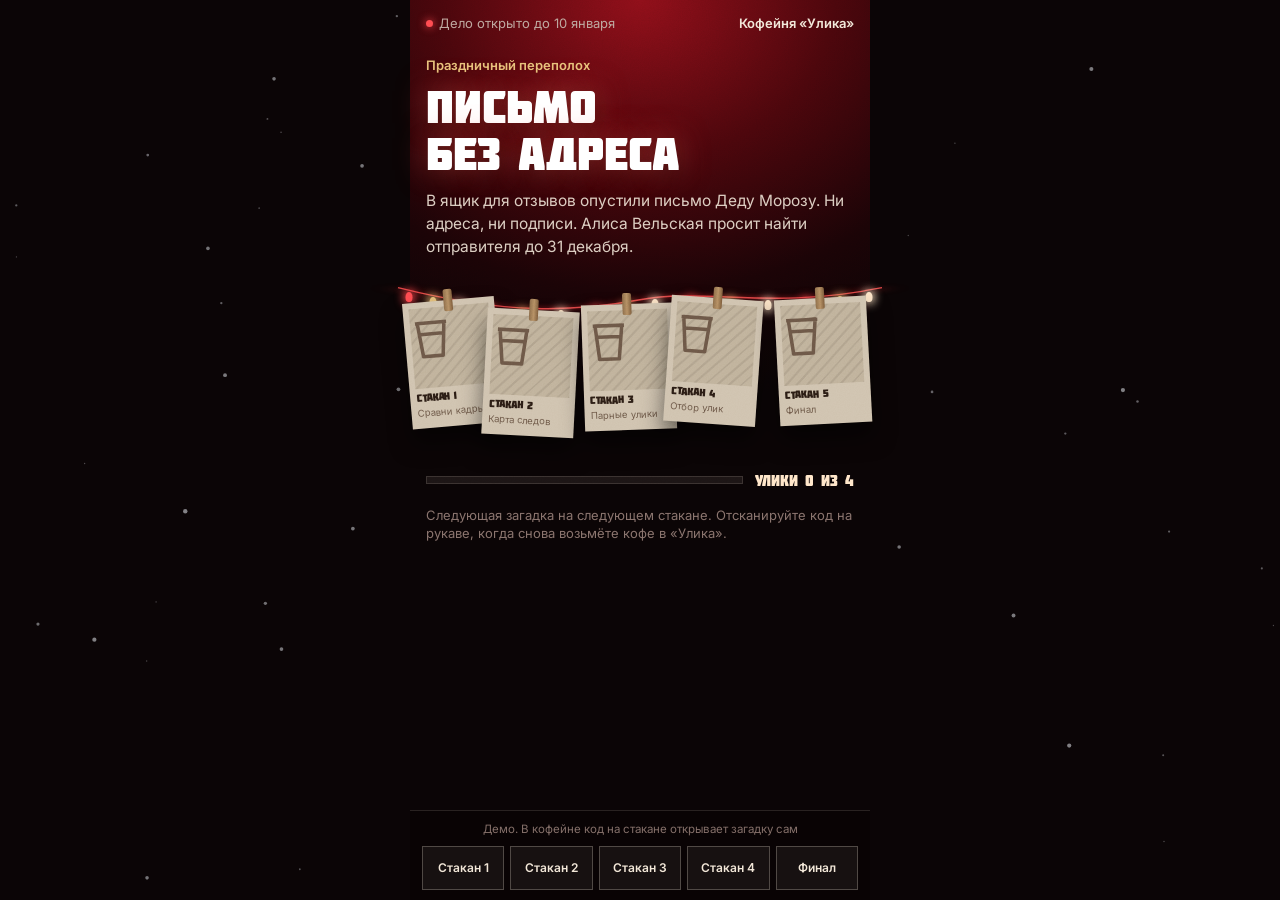
<file: perepoloh-game.html>
<!DOCTYPE html>
<html lang="ru">
<head>
<meta charset="utf-8">
<meta name="viewport" content="width=device-width,initial-scale=1,viewport-fit=cover">
<title>Праздничный переполох</title>
<meta name="theme-color" content="#0A0405">
<link rel="preconnect" href="https://fonts.googleapis.com">
<link rel="stylesheet" href="https://fonts.googleapis.com/css2?family=Inter:wght@400;500;600;700&display=swap">
<style>
@font-face{font-family:"Molot";src:url(fonts/molot.otf) format("opentype");font-display:swap}
/* Игра на стакане. Язык сайта: красная сцена, нить с полароидами. Новогодний слой: лампочки на нити, снег. */
:root{
  --ink:#0A0405;--wine:#1E070A;--blood:#7C0D16;--red:#E3262F;--red-hi:#FF4A4F;
  --light:#FFE6C8;--cream:#F2E7D8;--mute:#BBA49B;--dim:#85706A;--gold:#E7C27A;
  --paper:#EDE3D3;--paper-ink:#2A1C14;--paper-mute:#6b5646;
  --line:rgba(242,231,216,.13);--line-2:rgba(242,231,216,.26);
  --f-display:"Molot","Arial Black",Impact,sans-serif;
  --f-body:"Inter",system-ui,-apple-system,"Segoe UI",Roboto,sans-serif;
  color-scheme:dark;
}
*,*::before,*::after{box-sizing:border-box;letter-spacing:0}
[hidden]{display:none!important}
html,body{min-height:100%}
body{margin:0;background:var(--ink);color:var(--cream);font:400 16px/1.5 var(--f-body);-webkit-font-smoothing:antialiased;overflow-x:clip}
button{font:inherit;color:inherit;background:none;border:0;padding:0;cursor:pointer;-webkit-tap-highlight-color:transparent}
:focus-visible{outline:2px solid var(--red-hi);outline-offset:3px}
h1,h2,h3{font-family:var(--f-display);font-weight:400;text-transform:uppercase;word-spacing:-.14em;margin:0;line-height:1.02;text-wrap:balance}
p{margin:0;text-wrap:pretty}
.app{position:relative;max-width:460px;min-height:100svh;margin:0 auto;padding:0 16px 120px;isolation:isolate;
  background:radial-gradient(120% 50% at 50% 0%,#8C0F19 0%,#4A060C 35%,#1A0306 65%,var(--ink) 90%)}
#snow{position:fixed;inset:0;width:100%;height:100%;pointer-events:none;z-index:0}
#grain{position:fixed;inset:-64px;pointer-events:none;z-index:1;opacity:.07;mix-blend-mode:overlay;background-image:url("data:image/svg+xml,%3Csvg xmlns='http://www.w3.org/2000/svg' width='256' height='256'%3E%3Cfilter id='n'%3E%3CfeTurbulence type='fractalNoise' baseFrequency='.9' numOctaves='2' stitchTiles='stitch'/%3E%3CfeColorMatrix values='0 0 0 0 1 0 0 0 0 1 0 0 0 0 1 0 0 0 1.4 0'/%3E%3C/filter%3E%3Crect width='256' height='256' filter='url(%23n)'/%3E%3C/svg%3E")}
.app>*{position:relative;z-index:2}

.btn{display:flex;align-items:center;justify-content:center;width:100%;min-height:54px;padding:0 20px;font:400 16px/1 var(--f-display);text-transform:uppercase;word-spacing:-.12em;color:var(--cream);background:linear-gradient(180deg,var(--red),#A9141C);clip-path:polygon(12px 0,100% 0,100% calc(100% - 12px),calc(100% - 12px) 100%,0 100%,0 12px);transition:filter .15s ease-out,scale .15s ease-out}
.btn.ghost{background:rgba(242,231,216,.06);box-shadow:inset 0 0 0 1px var(--line-2)}
.btn:active{scale:.97}
.btn:disabled{filter:grayscale(1);opacity:.45}

/* шапка */
.top{display:flex;align-items:center;justify-content:space-between;gap:12px;padding:calc(14px + env(safe-area-inset-top,0px)) 0 0;font-size:13px;color:var(--mute)}
.top b{font-weight:600;color:var(--cream)}
.live{display:inline-flex;align-items:center;gap:6px}
.live::before{content:"";width:7px;height:7px;border-radius:50%;background:var(--red-hi);box-shadow:0 0 8px var(--red-hi)}
@media (prefers-reduced-motion:no-preference){.live::before{animation:pulse 1.6s ease-in-out infinite}}
@keyframes pulse{50%{opacity:.35}}
.head{padding:22px 0 0}
.head .k{font-size:13px;font-weight:600;color:var(--gold)}
.head h1{margin-top:8px;font-size:clamp(34px,10vw,46px);color:#fff;text-shadow:0 0 30px rgba(255,90,80,.5),0 6px 20px rgba(0,0,0,.6)}
.head p{margin-top:12px;color:rgba(242,231,216,.88);font-size:15.5px}

/* нить с полароидами */
.line{position:relative;height:190px;margin:18px -6px 0}
.line svg{position:absolute;left:0;right:0;top:0;width:100%;height:40%;overflow:visible}
.line path{fill:none;stroke:rgba(255,80,80,.85);stroke-width:1.4;vector-effect:non-scaling-stroke;filter:drop-shadow(0 0 3px rgba(255,50,50,.8))}
.bulb{position:absolute;width:7px;height:10px;translate:-50% 0;border-radius:50% 50% 45% 45%;background:var(--c);box-shadow:0 0 10px 2px var(--c)}
@media (prefers-reduced-motion:no-preference){.bulb{animation:blink var(--d,3s) ease-in-out infinite;animation-delay:var(--dl,0s)}}
@keyframes blink{0%,100%{opacity:1}45%{opacity:.3}}
.pol{position:absolute;width:21%;translate:-50% 0;transform-origin:50% 0;rotate:var(--r,0deg);text-align:left}
@media (prefers-reduced-motion:no-preference){.pol{animation:sway 6s ease-in-out infinite}}
@keyframes sway{0%,100%{rotate:var(--r,0deg)}50%{rotate:calc(var(--r,0deg) * -0.6)}}
.pol .peg{position:absolute;left:50%;top:-11px;width:9px;height:22px;translate:-50% 0;background:linear-gradient(90deg,#8a6a48,#b48d62 50%,#7a5a3a);border-radius:2px;z-index:1}
.pol .card{display:flex;flex-direction:column;gap:4px;padding:6px 6px 9px;background:var(--paper);color:var(--paper-ink);box-shadow:0 14px 22px rgba(0,0,0,.55)}
.pol .pic{aspect-ratio:1;display:grid;place-items:center;background:#1C080C;color:var(--light)}
.pol .pic svg{width:58%;height:58%}
.pol b{font:400 10.5px/1.05 var(--f-display);text-transform:uppercase;word-spacing:-.1em}
.pol small{font-size:9.5px;line-height:1.25;color:var(--paper-mute)}
.pol.lock .card{background:#CFC2AE}
.pol.lock .pic{background:repeating-linear-gradient(135deg,rgba(42,28,20,.1) 0 2px,transparent 2px 8px),#BFB19A;color:var(--paper-mute)}
.pol.open .card{box-shadow:0 0 0 2px var(--red-hi),0 0 26px rgba(227,38,47,.65),0 14px 22px rgba(0,0,0,.55)}
.pol.open .pic{background:radial-gradient(circle,rgba(227,38,47,.5),#1C080C 70%)}
.pol.done .pic{background:radial-gradient(circle,#3a1015,#1C080C 70%)}

.prog{display:flex;align-items:center;gap:12px;margin-top:6px}
.prog .bar{flex:1;height:8px;background:rgba(242,231,216,.08);box-shadow:inset 0 0 0 1px var(--line)}
.prog .bar i{display:block;height:100%;background:linear-gradient(90deg,var(--blood),var(--red-hi));box-shadow:0 0 12px rgba(227,38,47,.6);transition:width .4s cubic-bezier(.2,0,0,1)}
.prog span{font:400 15px/1 var(--f-display);text-transform:uppercase;color:var(--light);white-space:nowrap}
.cta{margin-top:18px;display:flex;flex-direction:column;gap:10px}
.note{font-size:13px;line-height:1.45;color:var(--dim)}
.clues{margin-top:22px;display:flex;flex-direction:column;gap:8px}
.clue{display:grid;grid-template-columns:34px 1fr;gap:12px;align-items:start;padding:12px 14px;background:rgba(242,231,216,.05);box-shadow:inset 0 0 0 1px var(--line)}
.clue i{font:400 20px/1 var(--f-display);font-style:normal;color:var(--red-hi)}
.clue b{display:block;font-size:14.5px;color:#fff}
.clue span{font-size:13.5px;color:var(--mute)}

/* демо-сканер */
.scan{position:fixed;left:50%;bottom:0;translate:-50% 0;z-index:20;width:min(460px,100%);padding:10px 12px calc(10px + env(safe-area-inset-bottom,0px));background:rgba(10,4,5,.94);box-shadow:0 -1px 0 var(--line);backdrop-filter:blur(10px)}
.scan small{display:block;margin-bottom:8px;font-size:11.5px;color:var(--dim);text-align:center}
.scan div{display:grid;grid-template-columns:repeat(5,1fr);gap:6px}
.scan button{min-height:44px;font-size:12px;white-space:nowrap;font-weight:600;color:var(--cream);background:rgba(242,231,216,.06);box-shadow:inset 0 0 0 1px var(--line-2)}
.scan button.d{color:var(--red-hi);box-shadow:inset 0 0 0 1px rgba(255,74,79,.5)}

/* загадка */
.sheet{position:fixed;inset:0;z-index:30;overflow-x:hidden;overflow-y:auto;overscroll-behavior:contain;background:radial-gradient(120% 40% at 50% 0%,rgba(140,15,25,.85),transparent 70%),var(--ink)}
.sheet .in{max-width:460px;margin:0 auto;padding:calc(14px + env(safe-area-inset-top,0px)) 16px calc(28px + env(safe-area-inset-bottom,0px))}
.sh-top{display:flex;align-items:center;justify-content:space-between;gap:12px}
.sh-top span{font-size:13px;color:var(--mute)}
.x{width:44px;height:44px;display:grid;place-items:center;margin-right:-10px;color:var(--cream)}
.x svg{width:22px;height:22px;stroke:currentColor;stroke-width:2;fill:none}
.sheet .type{margin-top:8px;font-size:13px;font-weight:600;color:var(--red-hi)}
.sheet h2{margin-top:6px;font-size:30px;color:#fff}
.sheet .q{margin-top:10px;font-size:15.5px;color:rgba(242,231,216,.9)}
.pz{margin-top:18px}
.fb{margin-top:14px;padding:12px 14px;font-size:14px;line-height:1.45;background:rgba(242,231,216,.06)}
.fb.ok{background:rgba(46,139,87,.18);box-shadow:inset 3px 0 0 #3fb27a}
.fb.bad{box-shadow:inset 3px 0 0 var(--red-hi)}
.got{margin-top:16px;display:grid;grid-template-columns:64px 1fr;gap:14px;align-items:center;padding:14px;background:var(--paper);color:var(--paper-ink)}
.got .pic{aspect-ratio:1;display:grid;place-items:center;background:#1C080C;color:var(--light)}
.got .pic svg{width:60%;height:60%}
.got b{display:block;font:400 17px/1.05 var(--f-display);text-transform:uppercase}
.got span{font-size:13.5px;color:var(--paper-mute)}
.sheet .btn{margin-top:16px}

/* 1. Сравни кадры */
.frames{display:flex;flex-direction:column;gap:10px}
.frame{position:relative;padding:10px;background:#1C080C;box-shadow:inset 0 0 0 1px var(--line-2)}
.frame small{position:absolute;left:10px;top:8px;font-size:11px;font-weight:600;color:var(--mute)}
.shelf{display:grid;grid-template-columns:repeat(4,1fr);gap:6px;margin-top:16px;padding-bottom:6px;border-bottom:3px solid #5a3a28}
.slot{aspect-ratio:1;display:grid;place-items:center;color:var(--light)}
.slot svg{width:66%;height:66%}
.frame.b .slot{background:rgba(242,231,216,.03);box-shadow:inset 0 0 0 1px transparent;transition:background-color .15s ease-out}
.frame.b .slot.no{box-shadow:inset 0 0 0 1px rgba(255,74,79,.6)}
.frame.b .slot.yes{box-shadow:inset 0 0 0 2px var(--gold),0 0 18px rgba(231,194,122,.5)}
.slot.red{color:var(--red-hi)}
/* 2. Карта */
.map{display:grid;grid-template-columns:repeat(5,1fr);gap:3px;padding:8px;background:#1C080C;box-shadow:inset 0 0 0 1px var(--line-2)}
.cell{aspect-ratio:1;display:flex;flex-direction:column;align-items:center;justify-content:center;gap:2px;font-size:9.5px;line-height:1.1;text-align:center;color:var(--mute);background:rgba(242,231,216,.05)}
.cell svg{width:46%;height:46%;color:var(--light)}
.cell.home{background:rgba(227,38,47,.3);color:#fff}
.cell.no{box-shadow:inset 0 0 0 1px rgba(255,74,79,.6)}
.cell.yes{box-shadow:inset 0 0 0 2px var(--gold);background:rgba(231,194,122,.18);color:#fff}
.compass{display:flex;justify-content:space-between;margin-top:6px;font-size:12px;color:var(--dim)}
/* 3. Пары */
.pairs{display:grid;grid-template-columns:repeat(4,1fr);gap:8px}
.pc{min-width:0;overflow:hidden;aspect-ratio:3/4;display:grid;place-items:center;background:repeating-linear-gradient(135deg,rgba(124,13,22,.55) 0 6px,rgba(124,13,22,.35) 6px 12px);box-shadow:inset 0 0 0 1px rgba(255,74,79,.4);transition:background-color .15s ease-out}
.pc span{display:none;flex-direction:column;align-items:center;gap:4px;font-size:10.5px;color:var(--paper-mute)}
.pc svg{width:56%;height:auto;color:var(--paper-ink)}
.pc.up,.pc.ok{background:var(--paper);box-shadow:none}
.pc.up span,.pc.ok span{display:flex}
.pc.ok{opacity:.55}
.moves{margin-top:10px;font-size:13px;color:var(--dim)}
/* 4. Отбор */
.pick{display:grid;grid-template-columns:1fr 1fr;gap:8px}
.it{display:flex;flex-direction:column;align-items:flex-start;gap:6px;min-height:92px;padding:12px;text-align:left;font-size:13.5px;line-height:1.3;color:var(--cream);background:rgba(242,231,216,.05);box-shadow:inset 0 0 0 1px var(--line-2)}
.it svg{width:24px;height:24px;color:var(--light)}
.it[aria-pressed=true]{background:rgba(227,38,47,.24);box-shadow:inset 0 0 0 2px var(--red-hi);color:#fff}
.it.right{box-shadow:inset 0 0 0 2px var(--gold)}
/* 5. Версия */
.ver{padding:16px;background:var(--paper);color:var(--paper-ink);font-size:17px;line-height:1.9}
.blank{display:inline-flex;align-items:center;min-height:34px;padding:0 10px;margin:0 2px;font-weight:600;color:var(--red);background:rgba(176,18,27,.08);box-shadow:inset 0 -2px 0 var(--red)}
.blank.on{background:var(--red);color:#fff}
.blank.ok{color:#1d6a43;box-shadow:inset 0 -2px 0 #1d6a43;background:rgba(46,139,87,.12)}
.words{display:flex;flex-wrap:wrap;gap:8px;margin-top:12px}
.words button{min-height:44px;padding:0 14px;font-size:14px;color:var(--cream);background:rgba(242,231,216,.06);box-shadow:inset 0 0 0 1px var(--line-2)}

.hints{margin-top:18px;padding-top:14px;border-top:1px solid var(--line);display:flex;flex-direction:column;gap:8px}
.hints small{font-size:12px;font-weight:600;color:var(--dim)}
.hint{display:flex;align-items:center;gap:12px;min-height:46px;padding:10px 12px;text-align:left;font-size:14px;line-height:1.4;color:var(--mute);box-shadow:inset 0 0 0 1px var(--line-2)}
.hint i{flex:none;width:24px;height:24px;display:grid;place-items:center;border-radius:50%;font:600 12px/1 var(--f-body);font-style:normal;background:rgba(242,231,216,.1);color:var(--cream)}
.hint.open{background:rgba(242,231,216,.05);color:var(--cream)}
.hint.open i{background:var(--red)}
.hint.lock{box-shadow:inset 3px 0 0 var(--red),inset 0 0 0 1px var(--line)}
.hint.lock em{margin-left:auto;font-style:normal;font-weight:600;color:var(--red-hi);white-space:nowrap}
.share{position:fixed;inset:0;z-index:35;display:flex;align-items:flex-end;justify-content:center;background:rgba(0,0,0,.6)}
.share .box{width:100%;max-width:460px;display:flex;flex-direction:column;gap:10px;padding:20px 16px calc(20px + env(safe-area-inset-bottom,0px));background:var(--wine);box-shadow:0 -1px 0 var(--line-2)}
.share h3{font-size:24px;color:#fff}
.share p{font-size:14.5px;color:var(--mute)}
.share .row{display:grid;grid-template-columns:1fr 1fr;gap:8px}
/* финал для бариста */
.win{text-align:center}
.stamp{display:inline-block;margin-top:22px;padding:12px 18px;font:400 30px/1 var(--f-display);text-transform:uppercase;color:var(--red-hi);box-shadow:inset 0 0 0 4px var(--red-hi);rotate:-6deg}
.reward{margin-top:24px;padding:20px 16px;background:var(--paper);color:var(--paper-ink)}
.reward small{display:block;font-size:13px;color:var(--paper-mute)}
.reward b{display:block;margin-top:4px;font:400 22px/1.1 var(--f-display);text-transform:uppercase}
.clock{margin-top:16px;font:400 44px/1 var(--f-display);color:#fff;font-variant-numeric:tabular-nums}
.code{margin-top:6px;font-size:14px;color:var(--mute)}
.code b{color:var(--gold);font-weight:600}
@media (prefers-reduced-motion:no-preference){.pulse{animation:glow 1.4s ease-in-out infinite}}
@keyframes glow{50%{box-shadow:0 0 0 2px var(--red-hi),0 0 30px rgba(227,38,47,.8)}}

.toast{position:fixed;left:50%;bottom:110px;translate:-50% 0;z-index:40;padding:12px 16px;font-size:14px;color:var(--paper-ink);background:var(--paper);box-shadow:0 10px 30px rgba(0,0,0,.6)}
</style>
</head>
<body>
<canvas id="snow" aria-hidden="true"></canvas><div id="grain" aria-hidden="true"></div>
<main class="app" id="app" aria-live="polite"></main>
<div class="sheet" id="sheet" role="dialog" aria-modal="true" aria-labelledby="shT" hidden><div class="in" id="shIn"></div></div>
<nav class="scan" id="scan" aria-label="Демо: отсканировать стакан" hidden><small>Демо. В кофейне код на стакане открывает загадку сам</small><div id="scanB"></div></nav>
<div class="share" id="share" hidden><div class="box" role="dialog" aria-modal="true" aria-labelledby="shareT"><h3 id="shareT">Вторая подсказка за сторис</h3><p>Сфотографируйте стакан с загадкой и отметьте кофейню. Взамен откроются вторые подсказки во всех загадках.</p><div class="row"><button class="btn" type="button" data-net="ВКонтакте">ВКонтакте</button><button class="btn" type="button" data-net="Telegram">Telegram</button></div><button class="btn ghost" type="button" id="shareNo">Не сейчас</button><p class="note">В демо публикации нет: кнопка просто открывает подсказки.</p></div></div>
<div class="toast" id="toast" role="status" hidden></div>

<svg width="0" height="0" style="position:absolute" aria-hidden="true">
<defs>
<symbol id="i-star" viewBox="0 0 24 24"><path d="M12 2.5l2.8 6 6.5.7-4.9 4.4 1.4 6.4L12 16.8 6.2 20l1.4-6.4L2.7 9.2l6.5-.7z" fill="none" stroke="currentColor" stroke-width="1.6" stroke-linejoin="round"/></symbol>
<symbol id="i-cup" viewBox="0 0 24 24"><path d="M6 5h12l-1.6 15H7.6z M5 5h14M7.2 10h9.6" fill="none" stroke="currentColor" stroke-width="1.6" stroke-linejoin="round"/></symbol>
<symbol id="i-mail" viewBox="0 0 24 24"><path d="M3 6h18v12H3z M3 7l9 6 9-6" fill="none" stroke="currentColor" stroke-width="1.6" stroke-linejoin="round"/></symbol>
<symbol id="i-gift" viewBox="0 0 24 24"><path d="M4 10h16v10H4z M3 7h18v3H3z M12 7v13 M12 7c-2-4-6-3-5 0 M12 7c2-4 6-3 5 0" fill="none" stroke="currentColor" stroke-width="1.6" stroke-linejoin="round"/></symbol>
<symbol id="i-clock" viewBox="0 0 24 24"><circle cx="12" cy="12" r="8.5" fill="none" stroke="currentColor" stroke-width="1.6"/><path d="M12 7v5l3 2" fill="none" stroke="currentColor" stroke-width="1.6" stroke-linecap="round"/></symbol>
<symbol id="i-candle" viewBox="0 0 24 24"><path d="M9 10h6v11H9z M12 10V8 M12 3c-1.5 2-1.5 3 0 4.5 1.5-1.5 1.5-2.5 0-4.5z" fill="none" stroke="currentColor" stroke-width="1.6" stroke-linejoin="round"/></symbol>
<symbol id="i-key" viewBox="0 0 24 24"><circle cx="7.5" cy="12" r="3.5" fill="none" stroke="currentColor" stroke-width="1.6"/><path d="M11 12h10 M17 12v3 M20 12v2" fill="none" stroke="currentColor" stroke-width="1.6" stroke-linecap="round"/></symbol>
<symbol id="i-ticket" viewBox="0 0 24 24"><path d="M3 7h18v3a2 2 0 0 0 0 4v3H3v-3a2 2 0 0 0 0-4z M14 7v10" fill="none" stroke="currentColor" stroke-width="1.6" stroke-linejoin="round" stroke-dasharray="0"/></symbol>
<symbol id="i-snow" viewBox="0 0 24 24"><path d="M12 2v20 M3.3 7l17.4 10 M3.3 17l17.4-10 M9.5 3.5L12 6l2.5-2.5 M9.5 20.5L12 18l2.5 2.5" fill="none" stroke="currentColor" stroke-width="1.6" stroke-linecap="round"/></symbol>
<symbol id="i-bell" viewBox="0 0 24 24"><path d="M6 17V11a6 6 0 0 1 12 0v6l2 2H4z M10 21h4" fill="none" stroke="currentColor" stroke-width="1.6" stroke-linejoin="round"/></symbol>
<symbol id="i-train" viewBox="0 0 24 24"><path d="M6 3h12v13H6z M6 10h12 M8 20l-2 2 M16 20l2 2 M9 16v4 M15 16v4" fill="none" stroke="currentColor" stroke-width="1.6" stroke-linejoin="round"/><circle cx="9" cy="13" r="1" fill="currentColor"/><circle cx="15" cy="13" r="1" fill="currentColor"/></symbol>
<symbol id="i-mitten" viewBox="0 0 24 24"><path d="M8 21v-4c-3-2-4-6-3-9 1-4 6-5 8-2l1 3 2-2c1.5-1.2 3 .5 2 2l-4 6v6z M7 17h8" fill="none" stroke="currentColor" stroke-width="1.6" stroke-linejoin="round"/></symbol>
<symbol id="i-ball" viewBox="0 0 24 24"><circle cx="12" cy="14" r="7" fill="none" stroke="currentColor" stroke-width="1.6"/><path d="M10 7V4h4v3 M6 13c4 2 8 2 12 0" fill="none" stroke="currentColor" stroke-width="1.6"/></symbol>
<symbol id="i-tree" viewBox="0 0 24 24"><path d="M12 2l5 7h-3l5 7h-4l3 4H6l3-4H5l5-7H7z M12 20v2" fill="none" stroke="currentColor" stroke-width="1.6" stroke-linejoin="round"/></symbol>
<symbol id="i-house" viewBox="0 0 24 24"><path d="M3 11l9-7 9 7 M5 10v10h14V10 M10 20v-5h4v5" fill="none" stroke="currentColor" stroke-width="1.6" stroke-linejoin="round"/></symbol>
<symbol id="i-post" viewBox="0 0 24 24"><path d="M4 8h16v12H4z M4 8l3-4h10l3 4 M9 13h6" fill="none" stroke="currentColor" stroke-width="1.6" stroke-linejoin="round"/></symbol>
<symbol id="i-tool" viewBox="0 0 24 24"><path d="M14 4a4 4 0 0 0 5 5l-9 9a2 2 0 0 1-3-3l9-9a4 4 0 0 0-2-2z" fill="none" stroke="currentColor" stroke-width="1.6" stroke-linejoin="round"/></symbol>
<symbol id="i-flask" viewBox="0 0 24 24"><path d="M9 3h6v3H9z M8 6h8v15H8z M8 11h8" fill="none" stroke="currentColor" stroke-width="1.6" stroke-linejoin="round"/></symbol>
<symbol id="i-paper" viewBox="0 0 24 24"><path d="M6 3h9l4 4v14H6z M15 3v4h4 M9 12h7 M9 16h5" fill="none" stroke="currentColor" stroke-width="1.6" stroke-linejoin="round"/></symbol>
<symbol id="i-card" viewBox="0 0 24 24"><path d="M3 6h18v12H3z M3 10h18 M6 15h4" fill="none" stroke="currentColor" stroke-width="1.6" stroke-linejoin="round"/></symbol>
<symbol id="i-umbrella" viewBox="0 0 24 24"><path d="M3 12a9 9 0 0 1 18 0z M12 12v7a2 2 0 0 1-4 0" fill="none" stroke="currentColor" stroke-width="1.6" stroke-linejoin="round"/></symbol>
<symbol id="i-glove" viewBox="0 0 24 24"><path d="M7 21v-6L5 9c-.4-1.5 1.6-2.2 2.3-.8L9 12V4.5c0-1.5 2.2-1.5 2.2 0V11 M11.2 10V3.5c0-1.5 2.2-1.5 2.2 0V11 M13.4 10.5V5c0-1.5 2.2-1.5 2.2 0v6 M15.6 11V7.5c0-1.5 2.2-1.5 2.2 0V15l-2 6z" fill="none" stroke="currentColor" stroke-width="1.5" stroke-linejoin="round"/></symbol>
<symbol id="i-cart" viewBox="0 0 24 24"><path d="M3 4h3l2 11h11l2-8H7 M10 19a1 1 0 1 0 0 .1 M17 19a1 1 0 1 0 0 .1" fill="none" stroke="currentColor" stroke-width="1.6" stroke-linejoin="round"/></symbol>
<symbol id="i-cross" viewBox="0 0 24 24"><path d="M10 3h4v7h7v4h-7v7h-4v-7H3v-4h7z" fill="none" stroke="currentColor" stroke-width="1.6" stroke-linejoin="round"/></symbol>
<symbol id="i-news" viewBox="0 0 24 24"><path d="M4 5h13v14H4z M17 8h3v9a2 2 0 0 1-2 2 M7 9h7 M7 13h7 M7 16h4" fill="none" stroke="currentColor" stroke-width="1.6" stroke-linejoin="round"/></symbol>
<symbol id="i-film" viewBox="0 0 24 24"><path d="M4 5h16v14H4z M8 5v14 M16 5v14 M4 9h4 M4 15h4 M16 9h4 M16 15h4" fill="none" stroke="currentColor" stroke-width="1.6" stroke-linejoin="round"/></symbol>
<symbol id="i-wrench" viewBox="0 0 24 24"><path d="M3 21l8-8 M14 3a5 5 0 0 0-3 9l2 2a5 5 0 0 0 8-5l-3 3-3-1-1-3z" fill="none" stroke="currentColor" stroke-width="1.6" stroke-linejoin="round"/></symbol>
</defs>
</svg>

<script>
(function(){
'use strict';
var $=function(id){return document.getElementById(id)};
var esc=function(s){return String(s).replace(/[&<>"]/g,function(c){return {'&':'&amp;','<':'&lt;','>':'&gt;','"':'&quot;'}[c]})};
var ic=function(n,cls){return '<svg'+(cls?' class="'+cls+'"':'')+' aria-hidden="true"><use href="#i-'+n+'"/></svg>'};
var RM=matchMedia('(prefers-reduced-motion: reduce)').matches;

var TYPES=['Сравни кадры','Карта следов','Парные улики','Отбор улик','Версия'];

/* Три истории. Каждая достаётся одной кофейне. Карта 5×5: кофейня в центре (2,2), север сверху. */
var STORIES={
letter:{title:'Письмо без адреса',setup:'В ящик для отзывов опустили письмо Деду Морозу. Ни адреса, ни подписи. Алиса Вельская просит найти отправителя до 31 декабря.',
 c:[
 {kind:'diff',q:'Камера над кассой: вечер 18-го и утро 19-го. Что появилось у ящика для отзывов? Нажмите на нижнем кадре.',a:['ball','candle','cup','bell','gift','cup','star','mail'],b:{i:6,to:'mitten',red:true},clue:['mitten','Детская варежка','Красная, лежала у ящика утром 19-го'],why:'Красная варежка. Ночью у ящика был ребёнок.'},
 {kind:'map',q:'Бариста видел, куда ушла девочка: два квартала на север, потом один на восток. Нажмите на её дом.',marks:{'0,1':['tree','Ёлка'],'4,3':['post','Почта'],'1,4':['house','Школа'],'3,0':['house','Каток']},ans:'0,3',clue:['house','Дом у ёлки','Садовая, 5. Отсюда видно ящик кофейни'],why:'Дом на Садовой, 5, окна выходят на кофейню.'},
 {kind:'pairs',q:'На конверте были марки. Найдите все пары, чтобы понять, откуда они.',set:[['star','Звезда'],['bell','Колокол'],['snow','Снежинка'],['tree','Ёлка']],clue:['post','Набор марок','Все из одного набора, продают только на почте рядом'],why:'Марки из одного набора с ближней почты, но без штемпелей.'},
 {kind:'pick',q:'В конверте и рядом нашлось шесть вещей. Выберите три, которые относятся к делу.',items:[['mitten','Варежка у ящика',1],['card','Скидочная карта кофейни',0],['post','Марка без штемпеля',1],['film','Билет в кино',0],['paper','Записка «верните папе выходной»',1],['cup','Чек на какао',0]],clue:['paper','Просьба в письме','Девочка просит не подарок, а время с папой'],why:'Варежка, марка без штемпеля и записка: письмо не шло по почте, его опустили рядом.'},
 {kind:'final',q:'Соберите версию из улик.',text:'Письмо опустил {0}, потому что {1}. Поэтому {2}.',blanks:[['папа девочки','бариста','почтальон'],['хотел, чтобы она поверила в чудо','потерял адрес','хотел скидку'],['31-го он берёт выходной','письмо вернут на почту','девочку накажут']],ans:[0,0,0],why:'Папа опустил письмо сам и взял выходной 31-го.'}
 ]},
star:{title:'Пропавшая звезда',setup:'Ночью с главной ёлки города исчезла звезда. Утром на подоконнике кофейни нашли блёстки и чек на два американо. Алиса Вельская берёт дело.',
 c:[
 {kind:'diff',q:'Камера на площади: 1:50 и 2:30. Что появилось у ёлки? Нажмите на нижнем кадре.',a:['tree','ball','candle','bell','gift','star','snow','ball'],b:{i:3,to:'key',red:true},clue:['key','Ключ от щитка','Висел в замке электрощитка у ёлки'],why:'Ключ в щитке. Звезду обесточили перед тем, как снять.'},
 {kind:'map',q:'Следы тяжёлой машины от ёлки: один квартал на юг, потом два на восток. Куда она уехала?',marks:{'1,2':['tree','Ёлка'],'0,0':['house','Мэрия'],'4,1':['house','Рынок'],'3,4':['post','Почта']},ans:'2,4',clue:['wrench','Мастерская','Городская мастерская по ремонту иллюминации'],why:'Машина уехала в мастерскую по ремонту иллюминации.'},
 {kind:'pairs',q:'В блёстках на подоконнике смешались осколки. Найдите пары, чтобы понять, что разбилось.',set:[['star','Луч звезды'],['ball','Шар'],['bell','Колокол'],['snow','Снежинка']],clue:['star','Луч звезды','Сломан, а не срезан. Звезду уронили'],why:'Лучи звезды сломаны: её уронили, а не украли целой.'},
 {kind:'pick',q:'Шесть находок с площади. Выберите три, которые относятся к делу.',items:[['cup','Чек: два американо, карта сторожа',1],['key','Ключ от щитка',1],['glove','Перчатка электрика',1],['news','Афиша концерта',0],['cart','Тележка из магазина',0],['candle','Огарок свечи',0]],clue:['glove','Перчатка электрика','С блёстками звезды на пальцах'],why:'Сторож ушёл за кофе, электрик открыл щиток и снял звезду.'},
 {kind:'final',q:'Соберите версию из улик.',text:'Звезду уронил {0}, увёз её {1}, а сторож в это время {2}.',blanks:[['электрик','сторож','крановщик'],['в мастерскую','на вокзал','на рынок'],['пил кофе в кофейне','спал у ёлки','звонил в мэрию']],ans:[0,0,0],why:'Электрик уронил звезду и увёз в мастерскую. 31-го она вернётся на ёлку.'}
 ]},
train:{title:'Последний поезд 31-го',setup:'В кофейне забыли термос. Внутри билет на последний поезд года и половинка открытки. Алиса Вельская хочет понять, кто его оставил и кого он ждёт.',
 c:[
 {kind:'diff',q:'Столик у окна: вечер 29-го и вечер 30-го. Что появилось на столе? Нажмите на нижнем кадре.',a:['cup','candle','clock','bell','gift','cup','ball','star'],b:{i:5,to:'flask',red:true},clue:['flask','Термос','С гравировкой «Машинисту от бригады»'],why:'Термос с гравировкой. Его хозяин работает на железной дороге.'},
 {kind:'map',q:'На открытке нарисован путь: один квартал на север, потом два на запад. Куда он ведёт?',marks:{'0,4':['tree','Ёлка'],'3,3':['post','Почта'],'4,0':['house','Депо'],'2,0':['house','Рынок']},ans:'1,0',clue:['train','Вокзал','Перрон № 2, последний поезд в 23:10'],why:'Путь ведёт на вокзал, к перрону последнего поезда.'},
 {kind:'pairs',q:'В термосе две половинки старых открыток. Найдите пары, чтобы сложить их.',set:[['train','Поезд'],['ticket','Билет'],['clock','Часы'],['snow','Снег']],clue:['mail','Открытка 1996 года','Подпись: «Жду, как договорились»'],why:'Открытки из 1996 года: встречу назначили тридцать лет назад.'},
 {kind:'pick',q:'Шесть вещей с того столика. Выберите три, которые относятся к делу.',items:[['ticket','Билет: вагон 9, место 13',1],['glove','Рукавицы с нашивкой РЖД',1],['flask','Термос «Машинисту»',1],['news','Свежая газета',0],['umbrella','Зонт',0],['cross','Чек из аптеки',0]],clue:['ticket','Вагон 9','В поезде всего восемь вагонов. Билет — знак, а не поездка'],why:'Девятого вагона нет: билет написал сам машинист.'},
 {kind:'final',q:'Соберите версию из улик.',text:'Термос оставил {0}, чтобы позвать {1} на {2}.',blanks:[['машинист','проводница','бариста'],['старого друга','кассира','Деда Мороза'],['перрон в 23:10','рынок утром','почту в обед']],ans:[0,0,0],why:'Машинист зовёт старого друга на перрон, как договорились в 1996 году.'}
 ]}
};

var Q=new URLSearchParams(location.search);
var storyId=STORIES[Q.get('story')]?Q.get('story'):'letter';
var partner=Q.get('p')||'Кофейня «Улика»';
var reward=Q.get('r')||'Новогодний напиток в подарок';
var demo=!Q.get('cup')||Q.get('demo')==='1';
var S;

function key(){return 'perepoloh:'+storyId}
function load(){var d={scanned:[],solved:[]};try{var v=JSON.parse(localStorage.getItem(key())||'null');if(v&&v.solved)d=v}catch(e){}S=d}
function save(){try{localStorage.setItem(key(),JSON.stringify(S))}catch(e){}}
function story(){return STORIES[storyId]}
function toast(t){var el=$('toast');el.textContent=t;el.hidden=false;clearTimeout(toast.t);toast.t=setTimeout(function(){el.hidden=true},2400)}
function can(i){return i<4?S.scanned.indexOf(i)>=0:(S.scanned.indexOf(4)>=0&&[0,1,2,3].every(function(n){return S.solved.indexOf(n)>=0}))}

function scan(i,silent){
  if(S.scanned.indexOf(i)<0){S.scanned.push(i);save()}
  if(!silent)toast('Стакан '+(i+1)+' отсканирован');
  draw();
  if(S.solved.indexOf(i)<0&&can(i))openPz(i);
  else if(i===4&&!can(4))toast('Финал откроется, когда будут четыре улики');
}

/* главный экран */
function draw(){
  var s=story(),n=S.solved.length;
  var h='<div class="top"><span class="live">Дело открыто до 10 января</span><b>'+esc(partner)+'</b></div>';
  h+='<div class="head"><div class="k">Праздничный переполох</div><h1>'+esc(s.title)+'</h1><p>'+esc(s.setup)+'</p></div>';
  h+='<div class="line" id="line"><svg viewBox="0 0 100 100" preserveAspectRatio="none"><path d="M-5 14 C 20 50, 35 46, 50 30 S 80 44, 105 14"/></svg>';
  var cols=['#FF4A4F','#E7C27A','#FFE6C8'];
  for(var b=0;b<15;b++){h+='<span class="bulb" data-t="'+((b+.5)/15).toFixed(3)+'" style="--c:'+cols[b%3]+';--d:'+(2.4+(b%4)*.5)+'s;--dl:-'+(b*.37).toFixed(2)+'s"></span>'}
  s.c.forEach(function(c,i){
    var st=S.solved.indexOf(i)>=0?'done':can(i)?'open':'lock';
    var r=[-5,3,-2,4,-3][i];
    var cl=c.clue||['star','Развязка'];
    var pic=st==='done'?ic(cl[0]):st==='open'?ic(i===4?'star':'cup'):ic('cup');
    var cap=st==='done'?'<b>'+esc(cl[1])+'</b>':'<b>Стакан '+(i+1)+'</b><small>'+(st==='open'?'Можно разгадать':i===4?'Финал':TYPES[i])+'</small>';
    h+='<button type="button" class="pol '+st+'" data-t="'+[.14,.32,.5,.68,.86][i]+'" style="--r:'+r+'deg;animation-delay:-'+(i*1.2)+'s" data-c="'+i+'" aria-label="Стакан '+(i+1)+': '+(st==='done'?'улика '+esc(cl[1]):st==='open'?'можно разгадать':'ещё не отсканирован')+'"'+(st==='lock'?' aria-disabled="true"':'')+'><span class="peg"></span><span class="card"><span class="pic">'+pic+'</span>'+cap+'</span></button>';
  });
  h+='</div>';
  h+='<div class="prog"><div class="bar"><i style="width:'+(n/5*100)+'%"></i></div><span>Улики '+Math.min(n,4)+' из 4</span></div>';
  var next=[0,1,2,3,4].filter(function(i){return can(i)&&S.solved.indexOf(i)<0})[0];
  h+='<div class="cta">';
  if(S.solved.indexOf(4)>=0)h+='<button class="btn pulse" type="button" id="showWin">Показать экран бариста</button>';
  else if(next!==undefined)h+='<button class="btn pulse" type="button" data-open="'+next+'">'+(next===4?'Собрать версию':'Разгадать стакан '+(next+1))+'</button>';
  else h+='<p class="note">Следующая загадка на следующем стакане. Отсканируйте код на рукаве, когда снова возьмёте кофе в «'+esc(partner.replace(/^Кофейня\s*«|»$/g,''))+'».</p>';
  h+='</div>';
  if(n){h+='<div class="clues">'+S.solved.filter(function(i){return i<4}).sort().map(function(i){var c=s.c[i];return '<div class="clue"><i>'+(i+1)+'</i><div><b>'+esc(c.clue[1])+'</b><span>'+esc(c.clue[2])+'</span></div></div>'}).join('')+'</div>'}
  $('app').innerHTML=h;
  var path=document.querySelector('#line path'),L=path.getTotalLength();
  [].forEach.call(document.querySelectorAll('#line [data-t]'),function(el){var pt=path.getPointAtLength(L*(+el.dataset.t));el.style.left=pt.x+'%';el.style.top='calc('+(pt.y*0.4)+'% + 2px)'});
  [].forEach.call(document.querySelectorAll('.pol'),function(p){p.onclick=function(){var i=+p.dataset.c;if(S.solved.indexOf(i)>=0){if(i===4)openPz(4);else toast(s.c[i].clue[1]+': '+s.c[i].clue[2])}else if(can(i))openPz(i);else toast(i===4&&S.scanned.indexOf(4)>=0?'Финал откроется, когда будут четыре улики':'Этот код на стакане '+(i+1))}});
  var o=document.querySelector('[data-open]');if(o)o.onclick=function(){openPz(+o.dataset.open)};
  var w=$('showWin');if(w)w.onclick=function(){openPz(4)};
  if(demo){$('scan').hidden=false;$('scanB').innerHTML=[0,1,2,3,4].map(function(i){return '<button type="button" class="'+(S.scanned.indexOf(i)>=0?'d':'')+'" data-s="'+i+'">'+(i<4?'Стакан '+(i+1):'Финал')+'</button>'}).join('');
    [].forEach.call($('scanB').children,function(b){b.onclick=function(){scan(+b.dataset.s)}})}
}

/* загадки */
var P={};
function openPz(i){
  var c=story().c[i];P={i:i,done:S.solved.indexOf(i)>=0};
  $('sheet').hidden=false;document.body.style.overflow='hidden';
  renderPz();
  var x=document.querySelector('#shIn .x');if(x)x.focus();
}
function closePz(){$('sheet').hidden=true;document.body.style.overflow='';draw()}
function solve(){var i=P.i;if(S.solved.indexOf(i)<0){S.solved.push(i);save()}P.done=true;renderPz()}
function renderPz(){
  var i=P.i,c=story().c[i];
  if(i===4&&P.done)return renderWin();
  var h='<div class="sh-top"><span>Стакан '+(i+1)+' из 5</span><button class="x" type="button" id="shX" aria-label="Закрыть">'+'<svg viewBox="0 0 24 24"><path d="M6 6l12 12M18 6L6 18"/></svg></button></div>';
  h+='<div class="type">'+TYPES[i]+'</div><h2 id="shT">'+esc(story().title)+'</h2><p class="q">'+esc(c.q)+'</p><div class="pz" id="pz"></div>';
  if(P.done&&i<4){h+='<div class="fb ok">'+esc(c.why)+'</div><div class="got"><span class="pic">'+ic(c.clue[0])+'</span><div><b>'+esc(c.clue[1])+'</b><span>'+esc(c.clue[2])+'</span></div></div><button class="btn" type="button" id="back">На доску</button>'}
  else if(P.msg)h+='<div class="fb bad">'+esc(P.msg)+'</div>';
  if(!P.done)h+=hintBox(c);
  $('shIn').innerHTML=h;
  $('shX').onclick=closePz;var bk=$('back');if(bk)bk.onclick=closePz;
  ({diff:pDiff,map:pMap,pairs:pPairs,pick:pPick,final:pFinal})[c.kind](c,$('pz'));
  if(!P.done)bindHints();
}
function pDiff(c,el){
  var row=function(list,b){return '<div class="shelf">'+list.map(function(n,k){var isB=b&&k===c.b.i;var name=isB?c.b.to:n;
    var cls='slot'+(isB&&c.b.red?' red':'')+(b&&P.done&&k===c.b.i?' yes':'')+(b&&P.no===k?' no':'');
    return b?'<button type="button" class="'+cls+'" data-k="'+k+'" aria-label="Предмет '+(k+1)+'">'+ic(name)+'</button>':'<span class="'+cls+'">'+ic(name)+'</span>'}).join('')+'</div>'};
  el.innerHTML='<div class="frames"><div class="frame"><small>Кадр 1</small>'+row(c.a,false)+'</div><div class="frame b"><small>Кадр 2</small>'+row(c.a,true)+'</div></div>';
  if(P.done)return;
  [].forEach.call(el.querySelectorAll('[data-k]'),function(b){b.onclick=function(){var k=+b.dataset.k;if(k===c.b.i){P.no=null;P.msg=null;solve()}else{P.no=k;P.msg='Этот предмет стоял и вчера. Сравните ряды ещё раз.';renderPz()}}});
}
function pMap(c,el){
  var h='<div class="map">';
  for(var r=0;r<5;r++)for(var q=0;q<5;q++){var k=r+','+q;var m=c.marks[k];var home=r===2&&q===2;
    var cls='cell'+(home?' home':'')+(P.done&&k===c.ans?' yes':'')+(P.no===k?' no':'');
    var inner=home?ic('cup')+'Кофейня':m?ic(m[0])+esc(m[1]):'';
    h+='<button type="button" class="'+cls+'" data-k="'+k+'" aria-label="'+(home?'Кофейня':m?m[1]:'Квартал')+'">'+inner+'</button>'}
  h+='</div><div class="compass"><span>Запад</span><span>Север сверху</span><span>Восток</span></div>';
  el.innerHTML=h;if(P.done)return;
  [].forEach.call(el.querySelectorAll('[data-k]'),function(b){b.onclick=function(){var k=b.dataset.k;if(k==='2,2')return;if(k===c.ans){P.no=null;P.msg=null;solve()}else{P.no=k;P.msg='Не тот квартал. Начните от кофейни: север вверх, восток вправо.';renderPz()}}});
}
function pPairs(c,el){
  if(!P.deck){var d=[];c.set.forEach(function(x,k){d.push(k,k)});var order=[3,0,5,1,7,2,6,4];P.deck=order.map(function(o){return d[o]});P.ok=[];P.up=[];P.moves=0}
  if(P.done)P.ok=[0,1,2,3];
  el.innerHTML='<div class="pairs">'+P.deck.map(function(k,n){var s=c.set[k];var cls='pc'+(P.ok.indexOf(k)>=0?' ok':P.up.indexOf(n)>=0?' up':'');
    return '<button type="button" class="'+cls+'" data-n="'+n+'" aria-label="'+(cls==='pc'?'Закрытая карточка':s[1])+'"><span>'+ic(s[0])+esc(s[1])+'</span></button>'}).join('')+'</div><p class="moves">Ходов: '+P.moves+'</p>';
  if(P.done)return;
  [].forEach.call(el.querySelectorAll('[data-n]'),function(b){b.onclick=function(){var n=+b.dataset.n;var k=P.deck[n];
    if(P.ok.indexOf(k)>=0||P.up.indexOf(n)>=0||P.up.length===2)return;
    P.up.push(n);P.msg=null;
    if(P.up.length===2){P.moves++;var a=P.deck[P.up[0]],z=P.deck[P.up[1]];
      if(a===z){P.ok.push(a);P.up=[];if(P.ok.length===4)return solve()}
      else{renderPz();setTimeout(function(){P.up=[];renderPz()},RM?300:700);return}}
    renderPz()}});
}
function pPick(c,el){
  P.sel=P.sel||[];
  el.innerHTML='<div class="pick">'+c.items.map(function(it,n){var on=P.done?it[2]===1:P.sel.indexOf(n)>=0;
    return '<button type="button" class="it'+(P.done&&it[2]?' right':'')+'" aria-pressed="'+on+'" data-n="'+n+'">'+ic(it[0])+esc(it[1])+'</button>'}).join('')+'</div>'+(P.done?'':'<button class="btn" type="button" id="chk"'+(P.sel.length!==3?' disabled':'')+'>Проверить: выбрано '+P.sel.length+' из 3</button>');
  if(P.done)return;
  [].forEach.call(el.querySelectorAll('[data-n]'),function(b){b.onclick=function(){var n=+b.dataset.n;var at=P.sel.indexOf(n);
    if(at>=0)P.sel.splice(at,1);else if(P.sel.length<3)P.sel.push(n);P.msg=null;renderPz()}});
  $('chk').onclick=function(){var right=P.sel.filter(function(n){return c.items[n][2]===1}).length;
    if(right===3){P.msg=null;solve()}else{P.msg='Совпало '+right+' из 3. Что-то из выбранного к делу не относится.';renderPz()}};
}
function pFinal(c,el){
  P.f=P.f||[null,null,null];if(P.cur===undefined)P.cur=0;
  var parts=c.text.split(/\{(\d)\}/);var h='<div class="ver">';
  parts.forEach(function(p,n){if(n%2===0)h+=esc(p);else{var b=+p;var v=P.f[b];var cls='blank'+(P.cur===b?' on':'')+(P.okb&&P.okb[b]?' ok':'');
    h+='<button type="button" class="'+cls+'" data-b="'+b+'">'+(v===null?'…':esc(c.blanks[b][v]))+'</button>'}});
  h+='</div><div class="words">'+c.blanks[P.cur].map(function(w,n){return '<button type="button" data-w="'+n+'">'+esc(w)+'</button>'}).join('')+'</div>';
  var full=P.f.every(function(v){return v!==null});
  h+='<button class="btn" type="button" id="fin"'+(full?'':' disabled')+'>Раскрыть дело</button>';
  el.innerHTML=h;
  [].forEach.call(el.querySelectorAll('[data-b]'),function(b){b.onclick=function(){P.cur=+b.dataset.b;renderPz()}});
  [].forEach.call(el.querySelectorAll('[data-w]'),function(b){b.onclick=function(){P.f[P.cur]=+b.dataset.w;P.okb=null;P.msg=null;var nx=P.f.indexOf(null);P.cur=nx<0?P.cur:nx;renderPz()}});
  $('fin').onclick=function(){P.okb=P.f.map(function(v,n){return v===c.ans[n]});
    if(P.okb.every(Boolean)){solve()}else{P.msg='Не всё сходится с уликами. Верные части отмечены зелёным.';renderPz()}};
}

/* подсказки: первая бесплатно, вторая за сторис */
function hintsFor(c){
  if(c.kind==='diff'){var row=c.b.i<4?'верхнем':'нижнем';return ['Сравнивайте по одному предмету, слева направо.','Изменился предмет в '+row+' ряду, он другого цвета.']}
  if(c.kind==='map'){var r=+c.ans.split(',')[0];return ['Начните с точки из описания. Север сверху, восток справа.','Нужный квартал в '+(r+1)+'-м ряду сверху.']}
  if(c.kind==='pairs'){return ['Запоминайте, где лежали открытые карточки.','На каждую картинку ровно две карточки. Начните с углов.']}
  if(c.kind==='pick'){var f=c.items.filter(function(x){return x[2]})[0];return ['Лишние вещи могли оказаться рядом случайно.','Одна из нужных: «'+f[1]+'».']}
  return ['Перечитайте улики на доске под нитью.','Первое слово: «'+c.blanks[0][c.ans[0]]+'».']
}
function hintBox(c){
  var h=hintsFor(c),n=S.hints?S.hints[storyId+P.i]||0:0;
  var out='<div class="hints"><small>Подсказки</small>';
  out+=n>=1?'<div class="hint open"><i>1</i><span>'+esc(h[0])+'</span></div>':'<button class="hint" type="button" data-h="1"><i>1</i><span>Открыть подсказку</span></button>';
  if(n>=2)out+='<div class="hint open"><i>2</i><span>'+esc(h[1])+'</span></div>';
  else if(n>=1)out+=S.shared?'<button class="hint" type="button" data-h="2"><i>2</i><span>Открыть вторую подсказку</span></button>':'<button class="hint lock" type="button" data-share="1"><i>2</i><span>Вторая подсказка за сторис</span><em>Выложить</em></button>';
  return out+'</div>';
}
function bindHints(){
  [].forEach.call(document.querySelectorAll('#shIn [data-h]'),function(b){b.onclick=function(){S.hints=S.hints||{};S.hints[storyId+P.i]=+b.dataset.h;save();renderPz()}});
  var sh=document.querySelector('#shIn [data-share]');if(sh)sh.onclick=function(){$('share').hidden=false;$('share').querySelector('[data-net]').focus()};
}
[].forEach.call(document.querySelectorAll('#share [data-net]'),function(b){b.onclick=function(){S.shared=true;save();$('share').hidden=true;toast('Сторис в '+b.dataset.net+': вторые подсказки открыты');renderPz()}});
$('shareNo').onclick=function(){$('share').hidden=true};
function code(){var s=storyId+partner,h=7;for(var i=0;i<s.length;i++)h=(h*31+s.charCodeAt(i))%9973;return 'ПП-'+String(1000+h%9000)}
function renderWin(){
  var c=story().c[4];
  $('shIn').innerHTML='<div class="sh-top"><span>Стакан 5 из 5</span><button class="x" type="button" id="shX" aria-label="Закрыть"><svg viewBox="0 0 24 24"><path d="M6 6l12 12M18 6L6 18"/></svg></button></div><div class="win"><span class="stamp">Дело раскрыто</span><h2 id="shT" style="margin-top:22px;font-size:28px;color:#fff">'+esc(story().title)+'</h2><p class="q">'+esc(c.why)+'</p><div class="reward"><small>Покажите этот экран бариста</small><b>'+esc(reward)+'</b></div><div class="clock" id="clock"></div><p class="code">Код дела <b>'+code()+'</b>. Часы идут, значит, экран живой</p></div><button class="btn ghost" type="button" id="back">На доску</button>';
  $('shX').onclick=closePz;$('back').onclick=closePz;
  var tick=function(){var el=$('clock');if(!el)return;var d=new Date(),p=function(n){return(n<10?'0':'')+n};el.textContent=p(d.getHours())+':'+p(d.getMinutes())+':'+p(d.getSeconds());setTimeout(tick,1000)};tick();
}
addEventListener('keydown',function(e){if(e.key!=='Escape')return;if(!$('share').hidden){$('share').hidden=true;return}if(!$('sheet').hidden)closePz()});

/* встраивание в промо-страницу: смена истории */
addEventListener('message',function(e){var d=e.data;if(d&&d.perepoloh&&STORIES[d.story]){storyId=d.story;load();if(d.reset){S={scanned:[],solved:[],hints:{},shared:false};save()}$('sheet').hidden=true;document.body.style.overflow='';draw()}});

load();
var cupQ=+Q.get('cup');
draw();
if(cupQ>=1&&cupQ<=5)scan(cupQ-1,false);

/* снег */
(function(){var cv=$('snow'),x=cv.getContext('2d'),W,H,D=Math.min(devicePixelRatio||1,2),F=[];
  function rs(){W=innerWidth;H=innerHeight;cv.width=W*D;cv.height=H*D;x.setTransform(D,0,0,D,0,0)}rs();addEventListener('resize',rs);
  for(var i=0;i<60;i++)F.push({x:Math.random()*W,y:Math.random()*H,r:.6+Math.random()*1.8,v:.3+Math.random()*.7,ph:Math.random()*6});
  (function fr(){x.clearRect(0,0,W,H);F.forEach(function(f){if(!RM){f.y+=f.v;f.ph+=.012;f.x+=Math.sin(f.ph)*.35;if(f.y>H+6){f.y=-6;f.x=Math.random()*W}}
    x.beginPath();x.arc(f.x,f.y,f.r,0,7);x.fillStyle='rgba(236,240,246,'+(.18+f.r*.15).toFixed(2)+')';x.fill()});if(!RM)requestAnimationFrame(fr)})();
})();
})();
</script>
</body>
</html>
</file>
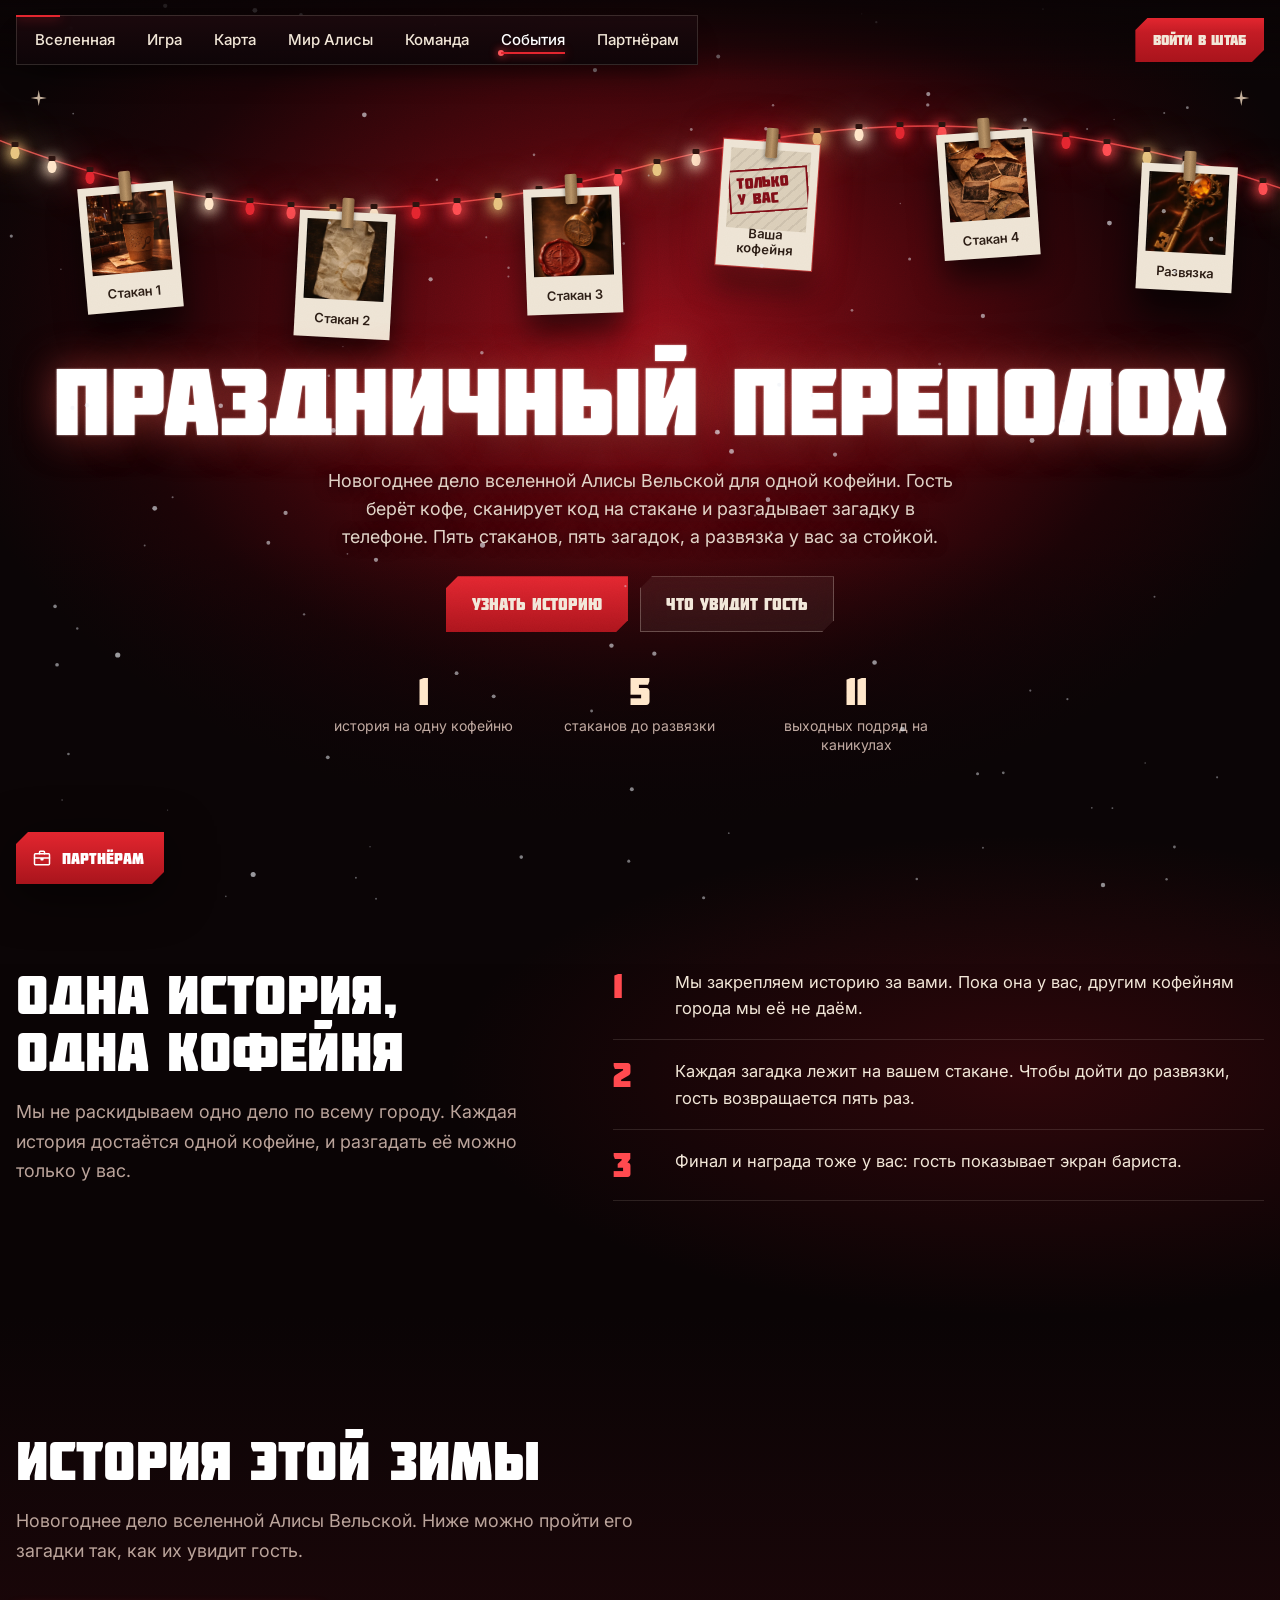
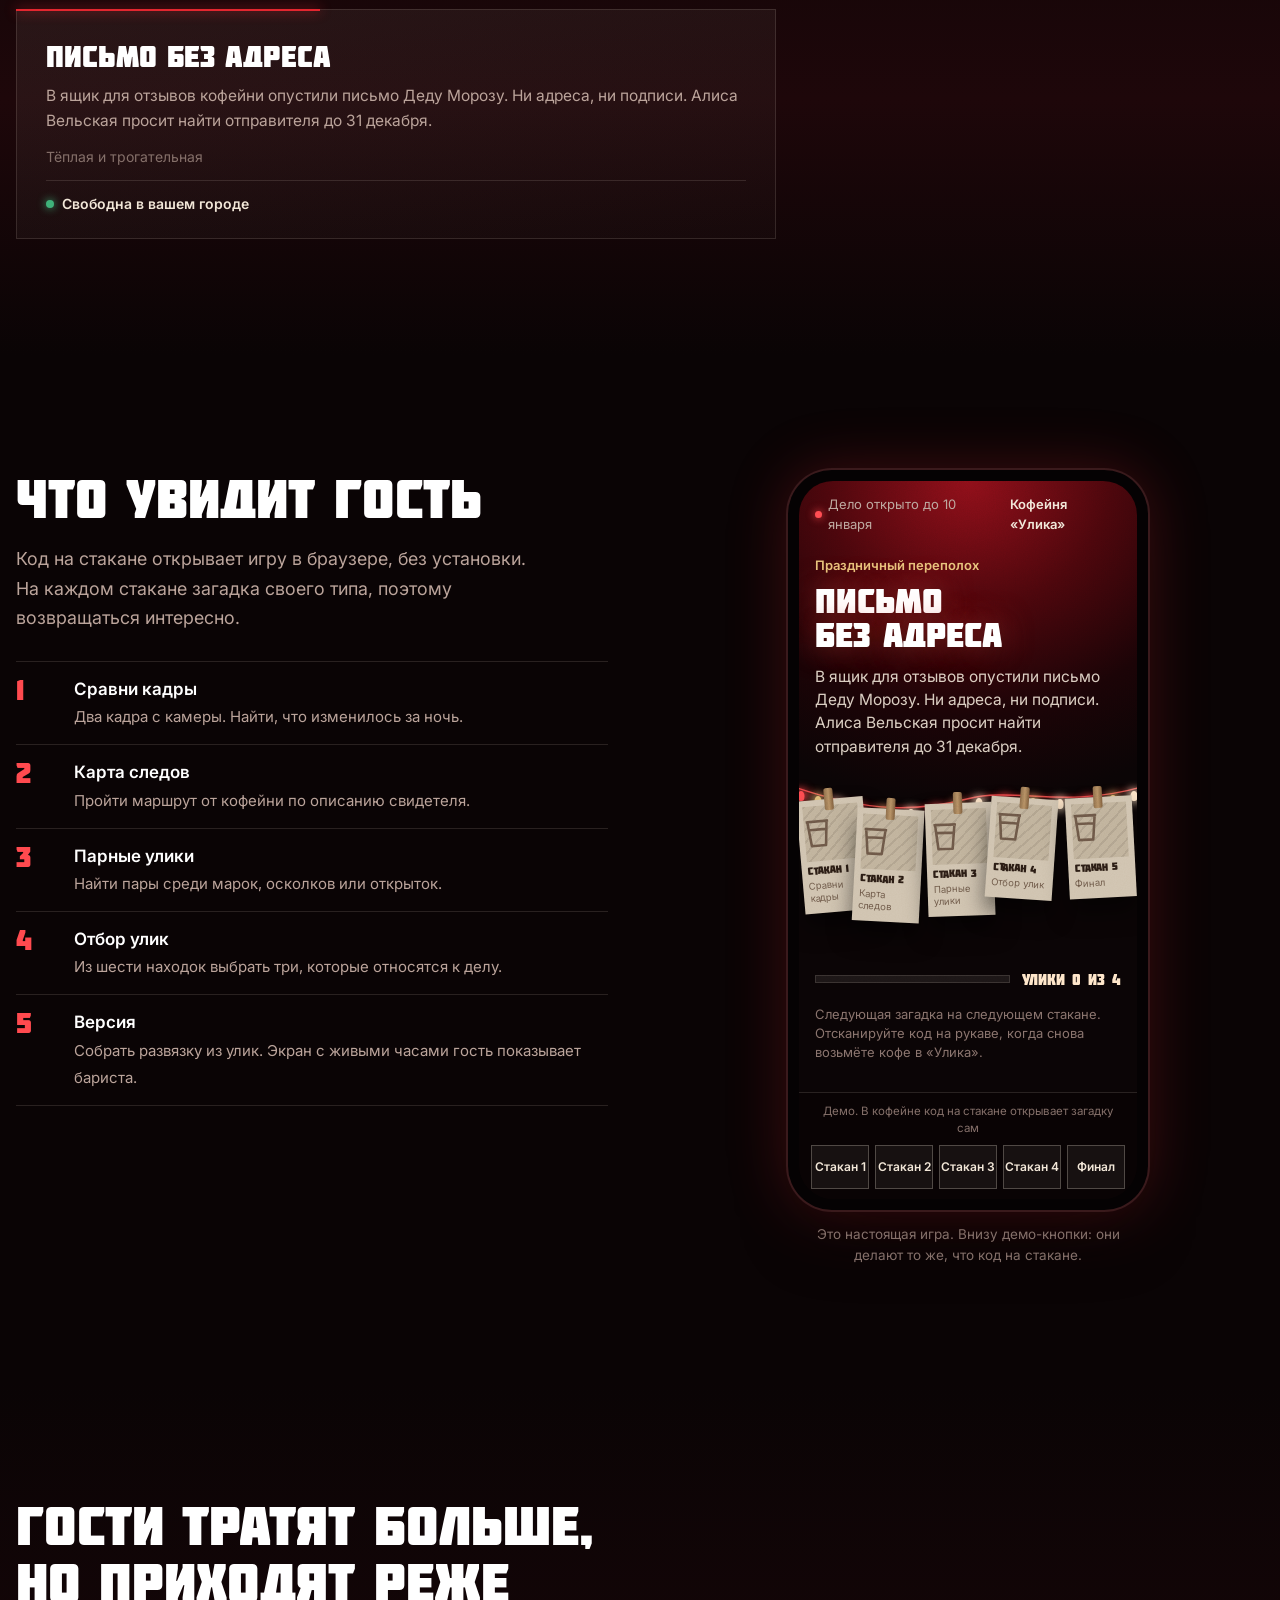
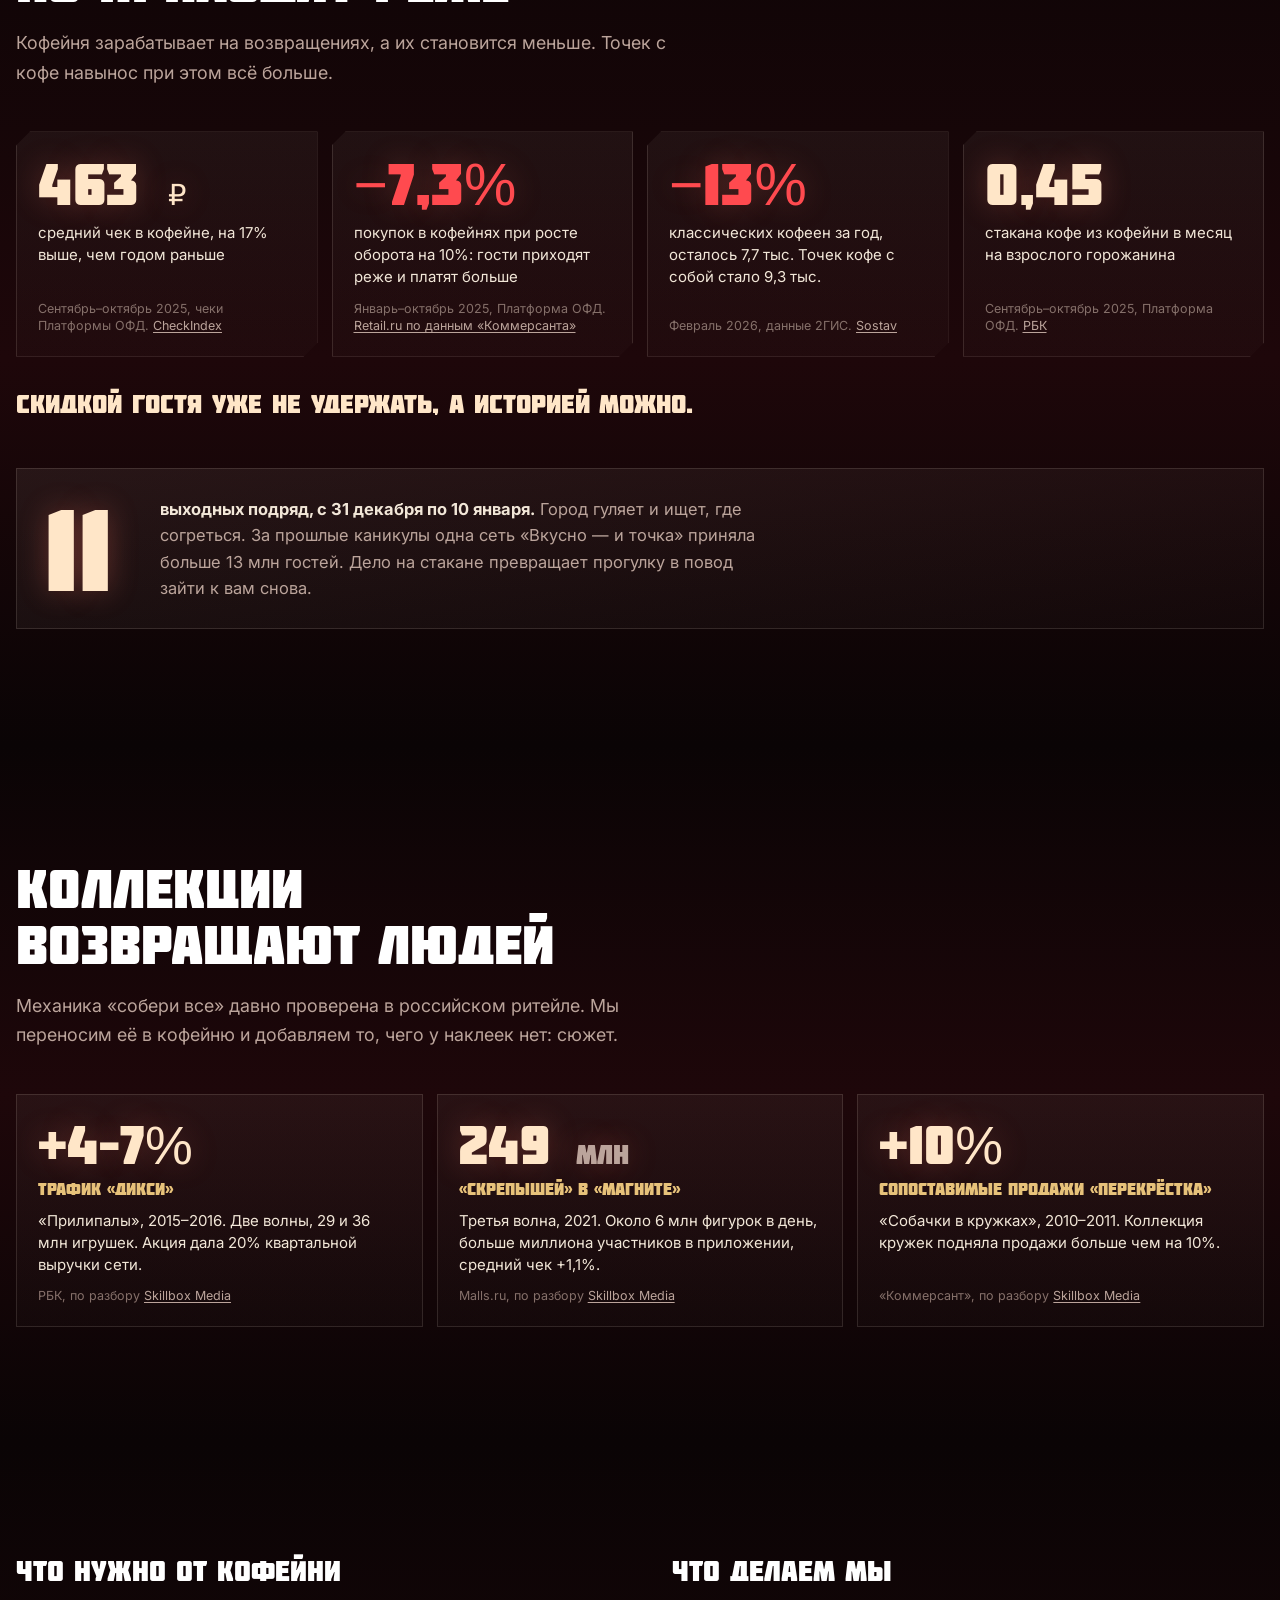
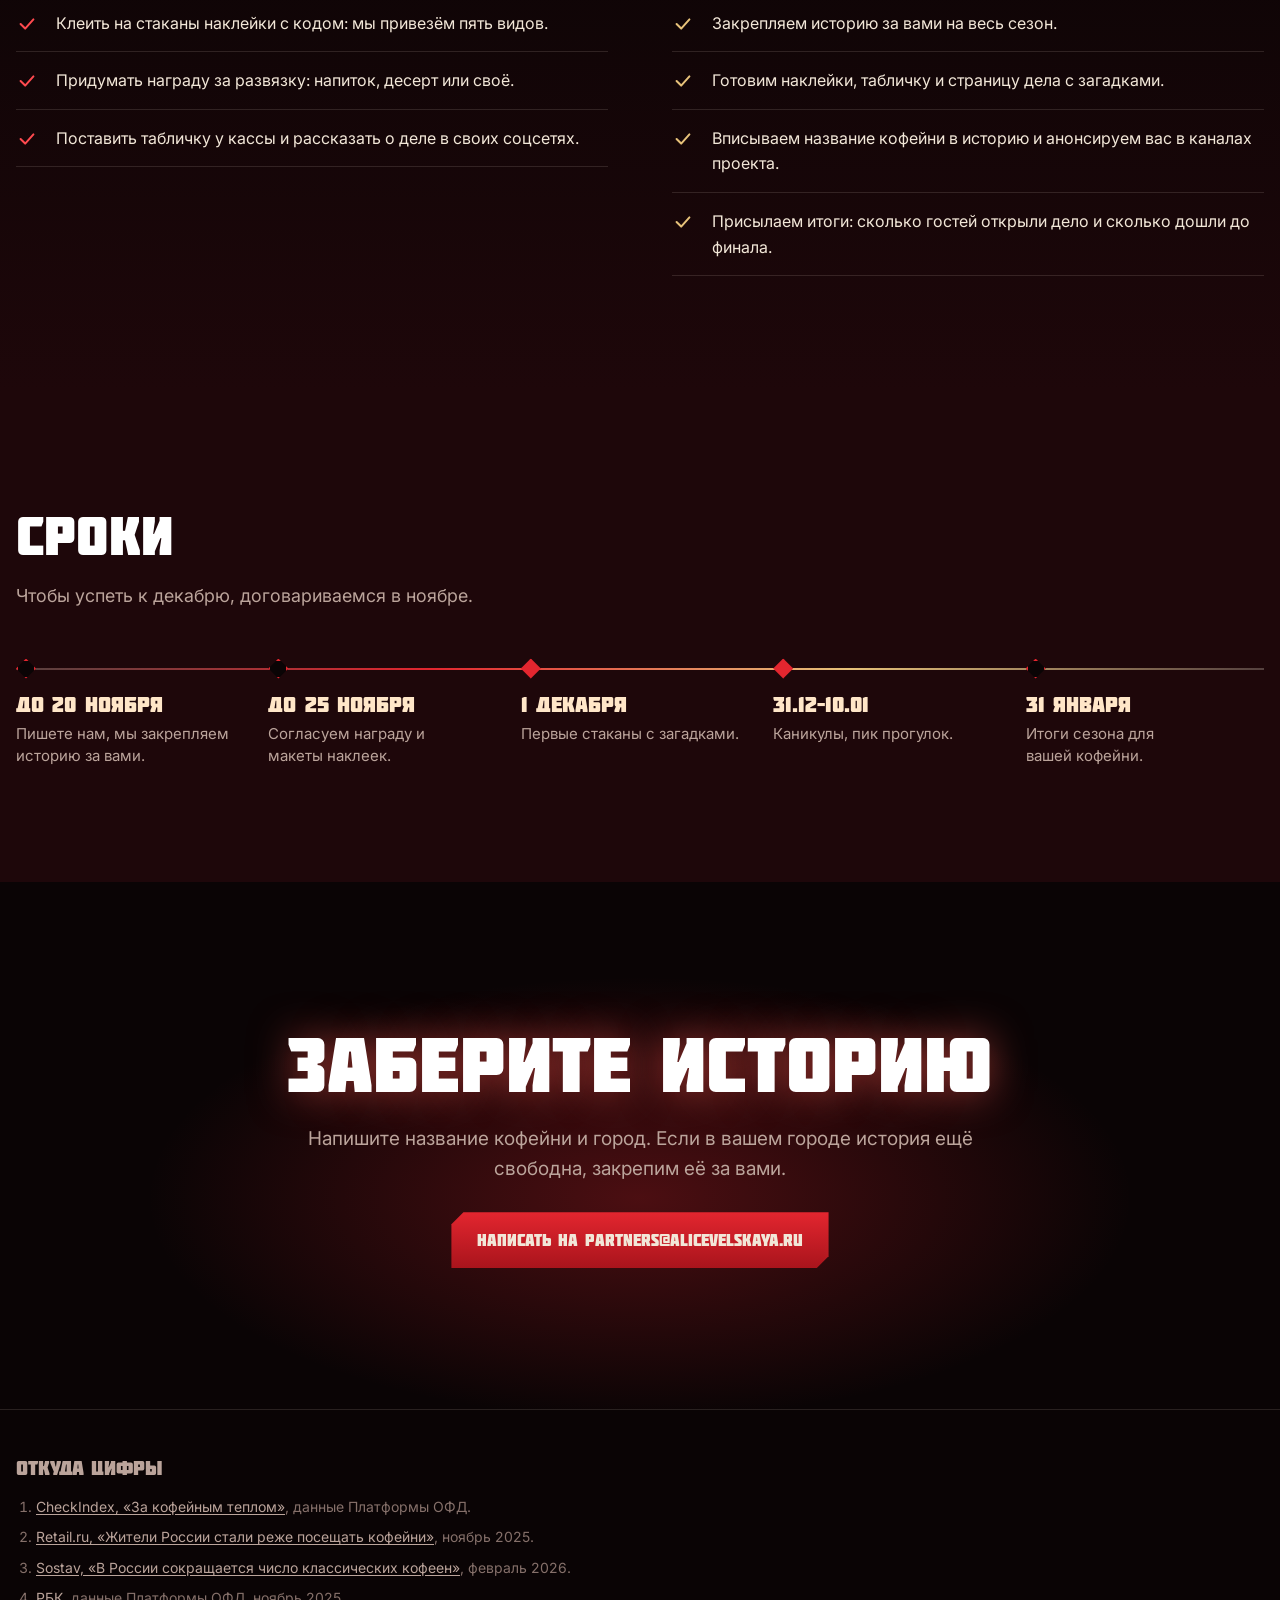
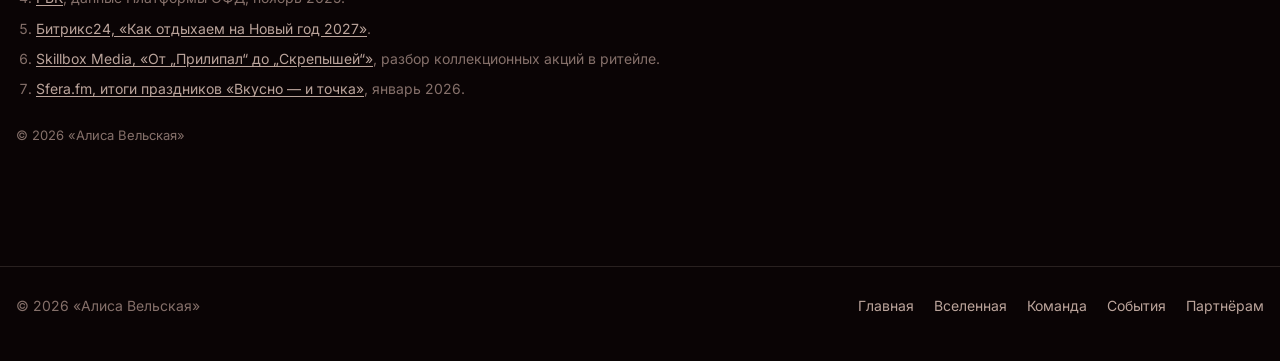
<file: prazdnichnyj-perepoloh.html>
<!doctype html>
<html lang="ru">
<head>
<meta charset="utf-8">
<meta name="viewport" content="width=device-width,initial-scale=1,viewport-fit=cover">
<title>Праздничный переполох</title>
<meta name="description" content="Новогоднее дело Алисы Вельской для кофейни: пять стаканов, пять загадок в телефоне. Одна история на одну кофейню.">
<link rel="canonical" href="https://alisavelskaya.ru/prazdnichnyj-perepoloh.html">
<meta name="theme-color" content="#0A0405">
<link rel="icon" href="favicon.svg" type="image/svg+xml">
<meta property="og:type" content="website">
<meta property="og:site_name" content="Алиса Вельская">
<meta property="og:locale" content="ru_RU">
<meta property="og:url" content="https://alisavelskaya.ru/prazdnichnyj-perepoloh.html">
<meta property="og:title" content="Праздничный переполох">
<meta property="og:description" content="Новогоднее дело Алисы Вельской для кофейни: пять стаканов, пять загадок в телефоне. Одна история на одну кофейню.">
<meta property="og:image" content="https://alisavelskaya.ru/img/og.jpg?v=2">
<link rel="preload" href="fonts/molot.otf" as="font" type="font/otf" crossorigin>
<link rel="preconnect" href="https://fonts.googleapis.com">
<link rel="stylesheet" href="https://fonts.googleapis.com/css2?family=Inter:wght@400;500;600;700&display=swap">
<style>
@font-face{font-family:"Molot";src:url(fonts/molot.otf) format("opentype");font-display:swap}
/* Язык сайта: красная сцена, доска с нитями, полароиды на прищепках. Новогодний слой: на нити висят лампочки гирлянды, улики — это полароиды. Molot для заголовков, Inter для текста. */
:root{
  --ink:#0A0405;--wine:#1E070A;--blood:#7C0D16;--red:#E3262F;--red-hi:#FF4A4F;
  --light:#FFE6C8;--cream:#F2E7D8;--mute:#BBA49B;--dim:#85706A;--gold:#E7C27A;
  --paper:#EDE3D3;--paper-ink:#2A1C14;
  --line:rgba(242,231,216,.13);--line-2:rgba(242,231,216,.26);
  --f-display:"Molot","Arial Black",Impact,sans-serif;
  --f-sign:"Molot","Arial Black",Impact,sans-serif;
  --f-body:"Inter",system-ui,-apple-system,"Segoe UI",Roboto,sans-serif;
  color-scheme:dark;
}
*,*::before,*::after{box-sizing:border-box;letter-spacing:0}
[hidden]{display:none!important}
html{scroll-behavior:smooth}
body{margin:0;background:var(--ink);color:var(--cream);font:400 17px/1.6 var(--f-body);-webkit-font-smoothing:antialiased;overflow-x:clip}
body::before{content:"";position:fixed;inset:0 0 auto;height:env(safe-area-inset-top,0px);z-index:60;background:var(--ink)}
a{color:inherit}
button{font:inherit;color:inherit;background:none;border:0;padding:0;cursor:pointer;-webkit-tap-highlight-color:transparent}
:focus-visible{outline:2px solid var(--red-hi);outline-offset:3px}
::selection{background:rgba(227,38,47,.85);color:#fff}
h1,h2,h3{font-family:var(--f-display);font-weight:400;text-transform:uppercase;word-spacing:-.14em;margin:0;line-height:1.05;text-wrap:balance}
p{margin:0;text-wrap:pretty}
.wrap{width:100%;max-width:1320px;margin:0 auto;padding-left:max(16px,env(safe-area-inset-left,0px));padding-right:max(16px,env(safe-area-inset-right,0px))}
.sec{position:relative;padding-block:clamp(72px,9vw,128px);overflow:clip}
.sec-head{display:flex;flex-direction:column;gap:18px;max-width:780px}
.sec-head h2{font-size:clamp(32px,4.2vw,58px);color:#fff}
.lede{font-size:clamp(17px,1.4vw,19px);line-height:1.65;color:var(--mute);max-width:62ch}
.ph{position:relative;overflow:hidden;background:var(--img,none) center/cover no-repeat,linear-gradient(180deg,#1C080C,#0F0406)}

#snow,#grain{position:fixed;inset:0;pointer-events:none}
#snow{z-index:3;width:100%;height:100%}
#grain{inset:-64px;z-index:4;opacity:.08;mix-blend-mode:overlay;background-image:url("data:image/svg+xml,%3Csvg xmlns='http://www.w3.org/2000/svg' width='256' height='256'%3E%3Cfilter id='n'%3E%3CfeTurbulence type='fractalNoise' baseFrequency='.9' numOctaves='2' stitchTiles='stitch'/%3E%3CfeColorMatrix values='0 0 0 0 1 0 0 0 0 1 0 0 0 0 1 0 0 0 1.4 0'/%3E%3C/filter%3E%3Crect width='256' height='256' filter='url(%23n)'/%3E%3C/svg%3E")}
@media (prefers-reduced-motion:no-preference){#grain{animation:grain .6s steps(1) infinite}}
@keyframes grain{0%{translate:0 0}17%{translate:-24px 16px}33%{translate:16px -32px}50%{translate:-40px -8px}67%{translate:32px 24px}83%{translate:-8px 40px}}

.btn{position:relative;display:inline-flex;align-items:center;justify-content:center;gap:12px;min-height:56px;padding:0 26px;font:400 16px/1 var(--f-display);text-transform:uppercase;word-spacing:-.12em;text-decoration:none;color:var(--cream);background:linear-gradient(180deg,var(--red),#A9141C);clip-path:polygon(12px 0,100% 0,100% calc(100% - 12px),calc(100% - 12px) 100%,0 100%,0 12px);transition:filter .2s ease-out,translate .2s ease-out;overflow:hidden}
.btn::after{content:"";position:absolute;inset:0;background:linear-gradient(100deg,transparent 30%,rgba(255,230,200,.45) 50%,transparent 70%);background-size:250% 100%;background-position:150% 0;transition:background-position .7s ease-out;pointer-events:none}
.btn.ghost{background:rgba(242,231,216,.06);box-shadow:inset 0 0 0 1px var(--line-2);backdrop-filter:blur(10px)}
@media (hover:hover){.btn:hover{filter:brightness(1.15);translate:0 -2px}.btn:hover::after{background-position:-50% 0}}
.btn:active{scale:.97}

/* ГЕРОЙ: нить-гирлянда с полароидами улик */
.hero{position:relative;display:flex;flex-direction:column;overflow:hidden;isolation:isolate;padding-bottom:clamp(56px,9vh,100px);
  background:radial-gradient(ellipse 60% 64% at 50% 40%,#8C0F19 0%,#4A060C 38%,#1A0306 68%,var(--ink) 92%)}
.hero::after{content:"";position:absolute;inset:auto 0 0;height:35%;background:linear-gradient(180deg,transparent,var(--ink));z-index:1;pointer-events:none}
.line-wrap{position:relative;margin-top:clamp(76px,9vh,96px);height:clamp(210px,20vw,260px);z-index:2}
.line-wrap svg{position:absolute;inset:0;width:100%;height:100%;overflow:visible}
.line-wrap svg path{fill:none;stroke:rgba(255,80,80,.8);stroke-width:1.4;vector-effect:non-scaling-stroke;filter:drop-shadow(0 0 3px rgba(255,50,50,.8))}
.bulb{position:absolute;width:9px;height:13px;translate:-50% 0;border-radius:50% 50% 45% 45%;background:var(--c);box-shadow:0 0 14px 3px var(--c),0 0 40px 6px color-mix(in srgb,var(--c) 40%,transparent)}
.bulb::before{content:"";position:absolute;left:1px;right:1px;top:-4px;height:5px;background:#2a1410;border-radius:1px}
@media (prefers-reduced-motion:no-preference){.bulb{animation:blink var(--d,3s) ease-in-out infinite;animation-delay:var(--dl,0s)}}
@keyframes blink{0%,100%{opacity:1}45%{opacity:.3}55%{opacity:.9}}
.photo{position:absolute;width:clamp(80px,7.5vw,112px);translate:-50% 0;transform-origin:50% 0;rotate:var(--r,-3deg)}
@media (prefers-reduced-motion:no-preference){.photo{animation:sway 6s ease-in-out infinite}}
@keyframes sway{0%,100%{rotate:var(--r,-3deg)}50%{rotate:calc(var(--r,-3deg) * -0.6)}}
.photo .pic{background:var(--paper);padding:8px 8px 38px;box-shadow:0 20px 30px rgba(0,0,0,.6)}
.photo .pic .ph{aspect-ratio:1}
.photo .cap{position:absolute;left:8px;right:8px;bottom:10px;font:600 13px/1.2 var(--f-body);color:var(--paper-ink);text-align:center}
.photo .peg{position:absolute;left:50%;top:-14px;width:12px;height:30px;translate:-50% 0;background:linear-gradient(90deg,#8a6a48,#b48d62 50%,#7a5a3a);border-radius:2px;box-shadow:0 2px 4px rgba(0,0,0,.5);z-index:1}
.photo.lit .pic{box-shadow:0 0 0 1px rgba(255,90,80,.5),0 0 40px rgba(227,38,47,.55),0 20px 30px rgba(0,0,0,.6)}
.photo.empty .pic .ph{background:repeating-linear-gradient(135deg,rgba(42,28,20,.08) 0 2px,transparent 2px 9px),#D9CCB6;display:grid;place-items:center}
.photo.empty .pic .ph b{font:400 15px/1.05 var(--f-display);text-transform:uppercase;color:var(--blood);rotate:-8deg;padding:6px 8px;box-shadow:inset 0 0 0 2px var(--blood)}
.stars{position:absolute;inset:clamp(84px,10vh,104px) clamp(14px,2.4vw,40px) auto;height:40%;z-index:2;pointer-events:none}
.stars i{position:absolute;width:16px;height:16px;background:var(--light);clip-path:polygon(50% 0,58% 42%,100% 50%,58% 58%,50% 100%,42% 58%,0 50%,42% 42%);opacity:.75}
@media (prefers-reduced-motion:no-preference){.stars i{animation:tw 3.2s ease-in-out infinite}}
.stars i:nth-child(1){left:0;top:0}.stars i:nth-child(2){right:0;top:0;animation-delay:1.2s}
@keyframes tw{50%{opacity:.25;scale:.6}}
.hero-copy{position:relative;z-index:5;display:flex;flex-direction:column;align-items:center;gap:22px;text-align:center}
.hero-copy h1{font-size:clamp(42px,7.4vw,112px);line-height:.95;color:#fff;text-shadow:0 0 40px rgba(255,90,80,.55),0 0 2px rgba(255,255,255,.8),0 8px 30px rgba(0,0,0,.6)}
.hero-copy .sub{color:rgba(242,231,216,.9);font-size:clamp(16px,1.4vw,20px);line-height:1.55;max-width:58ch;text-shadow:0 2px 14px rgba(0,0,0,.8)}
.hero-copy .row{display:flex;gap:12px;flex-wrap:wrap;justify-content:center;margin-top:4px}
.facts{display:flex;justify-content:center;gap:clamp(20px,4vw,56px);flex-wrap:wrap;margin-top:18px}
.facts div{display:flex;flex-direction:column;align-items:center;gap:6px}
.facts b{font:400 clamp(30px,3vw,42px)/1 var(--f-sign);color:var(--light);font-variant-numeric:tabular-nums}
.facts span{font-size:14px;color:var(--mute);line-height:1.35;max-width:20ch}
@media (max-width:700px){
  .photo{width:23vw}.photo .pic{padding:5px 5px 26px}.photo .cap{font-size:11px;bottom:8px}
  .photo.xs-hide{display:none}
  .hero-copy .row .btn{flex:1 1 100%}
  .line-wrap{height:190px;margin-top:72px}
}

/* ЧТО СЛУЧИЛОСЬ */
.story{background:radial-gradient(ellipse 45% 50% at 75% 50%,rgba(124,13,22,.32),transparent 100%),var(--ink)}
.story .wrap{display:grid;grid-template-columns:minmax(0,1fr) minmax(0,.85fr);gap:clamp(32px,5vw,80px);align-items:center}
.story .txt{display:flex;flex-direction:column;gap:20px}
.story .txt p{color:var(--mute);max-width:56ch}
.story .txt p.first{font-size:clamp(19px,1.7vw,23px);line-height:1.5;color:var(--light)}
.file{position:relative;justify-self:center;width:min(460px,100%);padding:30px 28px 32px;background:linear-gradient(170deg,#F6EEE2,#DCCDB6);color:var(--paper-ink);rotate:1.5deg;box-shadow:0 30px 60px rgba(0,0,0,.6);clip-path:polygon(16px 0,100% 0,100% 100%,0 100%,0 16px)}
.file::before{content:"";position:absolute;inset:0;background:repeating-linear-gradient(0deg,transparent 0 31px,rgba(124,13,22,.08) 31px 32px);pointer-events:none}
.file h3{position:relative;font-size:clamp(22px,2.2vw,28px);color:var(--paper-ink)}
.file .no{position:relative;display:block;font:600 14px/1 var(--f-body);color:var(--blood);margin-bottom:10px}
.file dl{position:relative;display:grid;grid-template-columns:max-content 1fr;gap:10px 16px;margin:22px 0 0;font-size:15px;line-height:1.45}
.file dt{color:#7a6252}
.file dd{margin:0;font-weight:500}
.file .stamp{position:absolute;right:18px;top:20px;padding:8px 12px;font:400 16px/1 var(--f-display);text-transform:uppercase;color:var(--red);rotate:9deg;box-shadow:inset 0 0 0 3px var(--red);opacity:.85}
@media (max-width:900px){.story .wrap{grid-template-columns:1fr}.file{rotate:0deg}}
@media (max-width:460px){.file dl{grid-template-columns:1fr;gap:2px}.file dd{margin-bottom:8px}.file .stamp{position:relative;right:auto;top:auto;display:inline-block;margin-bottom:14px;rotate:-4deg}}

/* ЦИФРЫ */
.proof{background:linear-gradient(180deg,var(--ink),var(--wine) 50%,var(--ink))}
.cases{display:grid;grid-template-columns:repeat(3,minmax(0,1fr));gap:14px;margin-top:44px}
.case{display:flex;flex-direction:column;gap:12px;padding:26px 22px 22px;background:linear-gradient(180deg,rgba(242,231,216,.05),rgba(242,231,216,.015));box-shadow:inset 0 0 0 1px var(--line)}
.case strong{font:400 clamp(40px,4.2vw,60px)/.9 var(--f-sign);color:var(--light);font-variant-numeric:tabular-nums;text-shadow:0 0 30px rgba(255,120,100,.25);white-space:nowrap}
.case strong i{font-style:normal;color:var(--mute);font-size:.5em}
.case h3{font-size:17px;color:var(--gold)}
.case p{font-size:15px;line-height:1.45;color:var(--cream)}
.case small{margin-top:auto;font-size:12.5px;line-height:1.4;color:var(--dim)}
.case small a{color:var(--mute);text-underline-offset:2px}
@media (max-width:900px){.cases{grid-template-columns:1fr}}
.why{background:linear-gradient(180deg,var(--ink),var(--wine) 60%,var(--ink))}
.nums{display:grid;grid-template-columns:repeat(4,minmax(0,1fr));gap:14px;margin-top:44px}
.num{display:flex;flex-direction:column;gap:12px;padding:26px 22px 22px;background:linear-gradient(180deg,rgba(242,231,216,.05),rgba(242,231,216,.015));box-shadow:inset 0 0 0 1px var(--line);clip-path:polygon(14px 0,100% 0,100% calc(100% - 14px),calc(100% - 14px) 100%,0 100%,0 14px)}
.num strong{font:400 clamp(44px,4.6vw,66px)/.9 var(--f-sign);color:var(--light);font-variant-numeric:tabular-nums;text-shadow:0 0 30px rgba(255,120,100,.25);white-space:nowrap}
.num strong u{text-decoration:none;font-size:.5em}
.num p{font-size:15px;line-height:1.45;color:var(--cream)}
.num small{margin-top:auto;font-size:12.5px;line-height:1.4;color:var(--dim)}
.num small a{color:var(--mute);text-underline-offset:2px}
@media (max-width:1000px){.nums{grid-template-columns:repeat(2,minmax(0,1fr))}}
@media (max-width:520px){.nums{grid-template-columns:1fr}}

/* ОТ ВАС / ОТ НАС */
.ask{background:linear-gradient(180deg,var(--ink),var(--wine))}
.ask .wrap{display:grid;grid-template-columns:minmax(0,1fr) minmax(0,1fr);gap:clamp(28px,5vw,64px)}
.ask h3{font-size:clamp(22px,2.2vw,28px);color:#fff;margin-bottom:8px}
.list{list-style:none;margin:0;padding:0;display:flex;flex-direction:column}
.list li{display:grid;grid-template-columns:28px 1fr;gap:12px;padding:16px 0;box-shadow:inset 0 -1px 0 var(--line);font-size:16px;color:var(--cream)}
.list li svg{width:22px;height:22px;margin-top:2px;fill:none;stroke-width:2.2;stroke-linecap:round;stroke-linejoin:round}
.list.you svg{stroke:var(--red-hi)}
.list.us svg{stroke:var(--gold)}
@media (max-width:820px){.ask .wrap{grid-template-columns:1fr}}

/* СРОКИ */
.time{background:var(--wine)}
.tl{position:relative;display:grid;grid-template-columns:repeat(6,minmax(0,1fr));gap:14px;margin:48px 0 0;list-style:none;padding:0}
.tl::before{content:"";position:absolute;left:0;right:0;top:9px;height:2px;background:linear-gradient(90deg,var(--line-2),var(--red),var(--gold),var(--line-2))}
.tl li{position:relative;padding-top:34px}
.tl li::before{content:"";position:absolute;left:0;top:0;width:20px;height:20px;background:var(--ink);box-shadow:inset 0 0 0 2px var(--red);clip-path:polygon(50% 0,100% 50%,50% 100%,0 50%)}
.tl li.hot::before{background:var(--red);box-shadow:0 0 18px var(--red)}
.tl b{display:block;font:400 clamp(18px,1.7vw,22px)/1.05 var(--f-display);text-transform:uppercase;word-spacing:-.12em;color:var(--light);margin-bottom:8px}
.tl p{font-size:15px;color:var(--mute);line-height:1.45}
@media (max-width:1000px){.tl{grid-template-columns:1fr;gap:0}.tl::before{left:9px;right:auto;top:0;bottom:0;width:2px;height:auto;background:linear-gradient(180deg,var(--line-2),var(--red),var(--gold))}.tl li{padding:0 0 26px 40px}.tl li::before{top:2px}}

/* ФИНАЛ */
.final{text-align:center;padding-block:clamp(80px,11vw,150px);background:radial-gradient(55% 60% at 50% 60%,rgba(227,38,47,.3),transparent 70%),var(--ink)}
.final .wrap{display:flex;flex-direction:column;align-items:center;gap:20px}
.final h2{font-size:clamp(36px,6vw,84px);color:#fff;text-shadow:0 0 40px rgba(255,90,80,.55)}
.final p{color:var(--mute);max-width:56ch;font-size:clamp(17px,1.5vw,19px)}
.contact{display:flex;flex-wrap:wrap;gap:12px;justify-content:center;align-items:center;margin-top:8px}
.contact code{font:600 17px/1 var(--f-body);color:var(--light);padding:18px 20px;background:rgba(242,231,216,.06);box-shadow:inset 0 0 0 1px var(--line-2);user-select:all}
.copied{font-size:14px;color:var(--gold);min-height:1.4em}

/* ИСТОЧНИКИ */
.src{background:var(--ink);padding-block:48px 64px;box-shadow:inset 0 1px 0 var(--line)}
.src h2{font-size:20px;color:var(--mute)}
.src ol{margin:18px 0 0;padding-left:20px;display:flex;flex-direction:column;gap:8px;font-size:14px;color:var(--dim);max-width:900px}
.src a{color:var(--mute);text-underline-offset:2px}
.src p{margin-top:24px;font-size:13px;color:var(--dim)}

/* ОДНА ИСТОРИЯ — ОДНА КОФЕЙНЯ */
.one{background:radial-gradient(ellipse 45% 50% at 80% 50%,rgba(124,13,22,.32),transparent 100%),var(--ink)}
.one .wrap{display:grid;grid-template-columns:minmax(0,.9fr) minmax(0,1.1fr);gap:clamp(28px,5vw,72px);align-items:center}
.one ul{list-style:none;margin:0;padding:0;display:flex;flex-direction:column}
.one li{display:grid;grid-template-columns:48px 1fr;gap:14px;padding:18px 0;border-bottom:1px solid var(--line)}
.one li b{font:400 34px/1 var(--f-sign);color:var(--red-hi)}
.one li span{font-size:16.5px;color:var(--cream)}
@media (max-width:860px){.one .wrap{grid-template-columns:1fr}}

/* ВЫБОР ИСТОРИИ */
.pick{background:linear-gradient(180deg,var(--ink),var(--wine) 60%,var(--ink))}
.stories{display:grid;grid-template-columns:repeat(3,minmax(0,1fr));gap:14px;margin-top:44px}
.story{position:relative;display:flex;flex-direction:column;gap:12px;padding:28px 24px 22px;text-align:left;background:linear-gradient(170deg,rgba(242,231,216,.07),rgba(242,231,216,.015));box-shadow:inset 0 0 0 1px var(--line);transition:background-color .15s ease-out,translate .15s ease-out}
.story::before{content:"";position:absolute;left:0;top:0;width:40%;height:2px;background:var(--red);box-shadow:0 0 12px var(--red)}
.story .n{font-size:13px;font-weight:600;color:var(--gold)}
.story h3{font-size:clamp(24px,2.3vw,32px);color:#fff}
.story p{font-size:15.5px;color:var(--mute)}
.story .mood{font-size:14px;color:var(--dim)}
.story .free{margin-top:auto;display:inline-flex;align-items:center;gap:8px;padding-top:12px;border-top:1px solid var(--line);font-size:14px;font-weight:600;color:var(--cream)}
.story .free i{width:8px;height:8px;border-radius:50%;background:#3fb27a;box-shadow:0 0 8px #3fb27a}
.story .sel{position:absolute;right:16px;top:16px;padding:6px 9px;font:400 13px/1 var(--f-display);text-transform:uppercase;color:var(--red-hi);box-shadow:inset 0 0 0 2px var(--red-hi);rotate:6deg;opacity:0;transition:opacity .15s ease-out}
.story[aria-checked=true]{background:linear-gradient(160deg,rgba(227,38,47,.22),rgba(227,38,47,.05));box-shadow:inset 0 0 0 2px var(--red)}
.story[aria-checked=true] .sel{opacity:1}
@media (hover:hover){.story:hover{translate:0 -4px}}
@media (max-width:960px){.stories{grid-template-columns:1fr}}
.stories.solo{grid-template-columns:minmax(0,760px)}
.stories.solo .story{padding:32px 30px 24px}
@media (hover:hover){.stories.solo .story:hover{translate:none}}

/* ЧТО УВИДИТ ГОСТЬ */
.guest{background:var(--ink)}
.guest .wrap{display:grid;grid-template-columns:minmax(0,1fr) minmax(0,1fr);gap:clamp(28px,5vw,80px);align-items:start}
.types{list-style:none;margin:28px 0 0;padding:0;display:flex;flex-direction:column}
.types li{display:grid;grid-template-columns:44px 1fr;gap:14px;padding:14px 0;border-top:1px solid var(--line)}
.types li:last-child{border-bottom:1px solid var(--line)}
.types b{font:400 28px/1 var(--f-sign);color:var(--red-hi)}
.types strong{display:block;font-weight:600;color:#fff}
.types span{font-size:15px;color:var(--mute)}
.stage{position:sticky;top:96px;display:flex;flex-direction:column;align-items:center;gap:14px}
.phone{width:min(360px,100%);aspect-ratio:9/18.5;padding:11px;background:#050203;border-radius:44px;box-shadow:0 0 0 2px #3a1a1c,0 0 60px rgba(227,38,47,.25),0 40px 70px -30px rgba(0,0,0,.9)}
.phone iframe{display:block;width:100%;height:100%;border:0;border-radius:34px;background:var(--ink)}
.stage .hint{font-size:13.5px;color:var(--dim);text-align:center;max-width:38ch}
.stage .hint a{color:var(--mute)}
@media (max-width:900px){.guest .wrap{grid-template-columns:1fr}.stage{position:relative;top:0}}

/* ЦИФРЫ: линия вердикта и каникулы */
.verdict{margin-top:30px;max-width:56ch;font:400 clamp(20px,2vw,26px)/1.3 var(--f-display);text-transform:uppercase;word-spacing:-.12em;color:var(--light)}
.num.neg strong{color:var(--red-hi)}
.hol{margin-top:48px;display:grid;grid-template-columns:auto 1fr;gap:clamp(20px,4vw,48px);align-items:center;padding:28px;background:linear-gradient(170deg,rgba(242,231,216,.07),rgba(242,231,216,.015));box-shadow:inset 0 0 0 1px var(--line)}
.hol strong{font:400 clamp(72px,9vw,120px)/.85 var(--f-sign);color:var(--light);text-shadow:0 0 30px rgba(255,120,100,.3)}
.hol p{font-size:16.5px;color:var(--mute);max-width:60ch}
.hol p b{color:var(--cream)}
@media (max-width:520px){.hol{grid-template-columns:1fr}}
.final .chosen{margin-top:4px;font-weight:600;color:var(--gold)}
.tl{grid-template-columns:repeat(5,minmax(0,1fr))}
.line-wrap{margin-top:clamp(96px,11vh,120px)}
.nav{position:fixed;left:0;right:0;top:env(safe-area-inset-top,0px);z-index:50;transition:background-color .3s ease-out,box-shadow .3s ease-out}
.nav.solid{background:rgba(10,4,5,.72);backdrop-filter:blur(14px);box-shadow:0 1px 0 var(--line)}
.nav .wrap{display:flex;align-items:center;gap:24px;min-height:72px}
.nav ul{display:flex;gap:28px;list-style:none;margin:0;padding:0;overflow-x:auto;scrollbar-width:none;min-width:0}
.nav ul::-webkit-scrollbar{display:none}
.nav ul a{text-decoration:none;font-size:15px;color:var(--mute);white-space:nowrap;transition:color .15s ease-out}
@media (hover:hover){.nav ul a:hover{color:var(--cream)}}
.nav .btn{min-height:44px;padding:0 18px;font-size:14px;margin-left:auto;flex:none}
.burger{display:none;width:44px;height:44px;align-items:center;justify-content:center;flex:none;box-shadow:inset 0 0 0 1px var(--line-2)}
.burger i{position:relative;display:block;width:18px;height:2px;background:var(--cream);transition:background-color .2s ease-out}
.burger i::before,.burger i::after{content:"";position:absolute;left:0;width:18px;height:2px;background:var(--cream);transition:translate .25s ease-out,rotate .25s ease-out}
.burger i::before{translate:0 -6px}.burger i::after{translate:0 6px}
.nav.open .burger i{background:transparent}.nav.open .burger i::before{translate:0 0;rotate:45deg}.nav.open .burger i::after{translate:0 0;rotate:-45deg}
@media (max-width:900px){
  .burger{display:flex}
  .nav ul{position:absolute;left:0;right:0;top:100%;flex-direction:column;gap:0;padding:8px max(16px,env(safe-area-inset-right,0px)) 20px max(16px,env(safe-area-inset-left,0px));background:rgba(10,4,5,.96);backdrop-filter:blur(14px);box-shadow:0 1px 0 var(--line),0 20px 40px rgba(0,0,0,.5);overflow:visible;visibility:hidden;opacity:0;translate:0 -8px;transition:opacity .2s ease-out,translate .2s ease-out,visibility .2s}
  .nav.open ul{visibility:visible;opacity:1;translate:0 0}
  .nav.open{background:rgba(10,4,5,.96)}
  .nav ul li a{display:block;padding:14px 0;font-size:17px;color:var(--cream);border-bottom:1px solid var(--line)}
  .nav .btn{margin-left:auto}
}
.nav ul a[aria-current=page]{color:var(--cream)}
.nav ul a[aria-current=page]::after{content:"";display:block;height:2px;margin-top:4px;background:var(--red);box-shadow:0 0 10px var(--red)}
footer.site{position:relative;padding-block:56px 44px;background:var(--ink)}
footer.site .wrap{border-top:1px solid var(--line);padding-top:28px;display:flex;justify-content:space-between;gap:20px;flex-wrap:wrap;align-items:center;color:var(--dim);font-size:14px}
footer.site nav{display:flex;gap:20px;flex-wrap:wrap}
footer.site a{text-decoration:none;color:var(--mute)}
/* кнопка «Партнёрам», закреплённая на всех страницах */
.pfab{position:fixed;z-index:53;left:max(16px,env(safe-area-inset-left,0px));bottom:max(16px,env(safe-area-inset-bottom,0px));text-decoration:none;filter:drop-shadow(0 10px 24px rgba(0,0,0,.6));transition:translate .2s ease-out,filter .2s ease-out;-webkit-tap-highlight-color:transparent}
.pfab span{display:inline-flex;align-items:center;gap:10px;min-height:52px;padding:0 20px 0 16px;font:400 15px/1 "Molot","Arial Black",Impact,sans-serif;text-transform:uppercase;word-spacing:-.12em;color:#fff;background:linear-gradient(180deg,#E3262F,#A9141C);clip-path:polygon(12px 0,100% 0,100% calc(100% - 12px),calc(100% - 12px) 100%,0 100%,0 12px)}
.pfab svg{width:20px;height:20px;fill:none;stroke:currentColor;stroke-width:1.8;stroke-linecap:round;stroke-linejoin:round}
@media (hover:hover){.pfab:hover{translate:0 -2px;filter:drop-shadow(0 14px 28px rgba(227,38,47,.5))}}
.pfab:active{scale:.96}
@media (max-width:520px){.pfab span{min-height:46px;padding:0 14px 0 12px;font-size:13px}}
</style>
<style>/* меню как на главной */
body{margin:0}
.nav,.nav.solid{background:linear-gradient(180deg,rgba(10,4,5,.86),rgba(10,4,5,.5) 58%,rgba(10,4,5,0));backdrop-filter:none;box-shadow:none}
.nav .burger{background:rgba(16,6,9,.9);box-shadow:inset 0 0 0 1px rgba(242,231,216,.22),0 10px 24px -10px rgba(0,0,0,.8)}
.nav .btn{background:linear-gradient(180deg,#E3262F,#C41C25 32%,#A9141C)}
@media (min-width:901px){
.nav .wrap{min-height:80px}
.nav ul{position:relative;gap:2px;padding:4px;background:linear-gradient(180deg,rgba(28,9,13,.94),rgba(14,5,8,.94));box-shadow:inset 0 0 0 1px rgba(242,231,216,.15),0 16px 32px -16px rgba(0,0,0,.9)}
.nav ul::before{content:"";position:absolute;left:0;top:0;width:44px;height:2px;background:var(--red);box-shadow:0 0 12px rgba(227,38,47,.8);pointer-events:none}
.nav ul a{position:relative;display:flex;align-items:center;min-height:42px;padding:0 15px;font-size:15px;font-weight:500;color:var(--cream);transition:color .15s ease-out,background-color .15s ease-out}
.nav ul a[aria-current]{color:#fff}
.nav ul a[aria-current]::after{content:"";display:block;position:absolute;left:15px;right:15px;bottom:7px;height:2px;margin:0;background:var(--red);box-shadow:0 0 10px rgba(227,38,47,.9)}
.nav ul a[aria-current]::before{content:"";position:absolute;left:12px;bottom:5px;width:6px;height:6px;border-radius:50%;background:#FF5A5F;box-shadow:0 0 8px rgba(255,74,79,.9)}
}
@media (min-width:901px) and (hover:hover){.nav ul a:hover{color:var(--light);background:rgba(242,231,216,.07)}}
@media (max-width:900px){.nav.solid{background:rgba(10,4,5,.92)}.nav.open{background:#0A0405}.nav ul{background:#0A0405}.nav ul a[aria-current]::after{display:none}.nav ul li a[aria-current]{color:var(--cream)}.nav ul li a[aria-current]::before{content:"";display:inline-block;width:7px;height:7px;margin-right:10px;border-radius:50%;vertical-align:.12em;background:var(--red);box-shadow:0 0 8px rgba(227,38,47,.9)}}
</style>
</head>
<body>
<header class="nav" id="nav"><div class="wrap"><ul id="navList"><li><a href="universe.html">Вселенная</a></li><li><a href="./#game">Игра</a></li><li><a href="./#map">Карта</a></li><li><a href="./#reels">Мир Алисы</a></li><li><a href="team.html">Команда</a></li><li><a href="events.html" aria-current="page">События</a></li><li><a href="partners.html">Партнёрам</a></li></ul><a class="btn" href="./#prereg">Войти в штаб</a><button class="burger" id="burger" type="button" aria-label="Меню" aria-expanded="false" aria-controls="navList"><i></i></button></div></header>
<a class="pfab" href="partners.html" aria-label="Страница для партнёров"><span><svg viewBox="0 0 24 24" aria-hidden="true"><rect x="3" y="7" width="18" height="13" rx="1"/><path d="M9 7V5a1 1 0 0 1 1-1h4a1 1 0 0 1 1 1v2M3 12h18M11 12v2h2v-2"/></svg>Партнёрам</span></a>


<canvas id="snow" aria-hidden="true"></canvas><div id="grain" aria-hidden="true"></div>

<header class="hero">
  <div class="stars" aria-hidden="true"><i></i><i></i></div>
  <div class="line-wrap" id="line" aria-hidden="true">
    <svg viewBox="0 0 1000 300" preserveAspectRatio="none"><path id="wire" d="M-30 30 C 150 150, 330 150, 500 80 S 830 10, 1030 120"/></svg>
  </div>
  <div class="wrap hero-copy">
    <h1>Праздничный переполох</h1>
    <p class="sub">Новогоднее дело вселенной Алисы Вельской для одной кофейни. Гость берёт кофе, сканирует код на стакане и разгадывает загадку в телефоне. Пять стаканов, пять загадок, а развязка у вас за стойкой.</p>
    <div class="row"><a class="btn" href="#pick">Узнать историю</a><a class="btn ghost" href="#guest">Что увидит гость</a></div>
    <div class="facts">
      <div><b>1</b><span>история на одну кофейню</span></div>
      <div><b>5</b><span>стаканов до развязки</span></div>
      <div><b>11</b><span>выходных подряд на каникулах</span></div>
    </div>
  </div>
</header>

<section class="sec one">
  <div class="wrap">
    <div class="sec-head">
      <h2>Одна история, одна кофейня</h2>
      <p class="lede">Мы не раскидываем одно дело по всему городу. Каждая история достаётся одной кофейне, и разгадать её можно только у вас.</p>
    </div>
    <ul>
      <li><b>1</b><span>Мы закрепляем историю за вами. Пока она у вас, другим кофейням города мы её не даём.</span></li>
      <li><b>2</b><span>Каждая загадка лежит на вашем стакане. Чтобы дойти до развязки, гость возвращается пять раз.</span></li>
      <li><b>3</b><span>Финал и награда тоже у вас: гость показывает экран бариста.</span></li>
    </ul>
  </div>
</section>

<section class="sec pick" id="pick">
  <div class="wrap">
    <div class="sec-head">
      <h2>История этой зимы</h2>
      <p class="lede">Новогоднее дело вселенной Алисы Вельской. Ниже можно пройти его загадки так, как их увидит гость.</p>
    </div>
    <div class="stories solo">
      <article class="story"><h3>Письмо без адреса</h3><p>В ящик для отзывов кофейни опустили письмо Деду Морозу. Ни адреса, ни подписи. Алиса Вельская просит найти отправителя до 31 декабря.</p><span class="mood">Тёплая и трогательная</span><span class="free"><i></i>Свободна в вашем городе</span></article>
    </div>
  </div>
</section>
<section class="sec guest" id="guest">
  <div class="wrap">
    <div>
      <div class="sec-head">
        <h2>Что увидит гость</h2>
        <p class="lede">Код на стакане открывает игру в браузере, без установки. На каждом стакане загадка своего типа, поэтому возвращаться интересно.</p>
      </div>
      <ol class="types">
        <li><b>1</b><div><strong>Сравни кадры</strong><span>Два кадра с камеры. Найти, что изменилось за ночь.</span></div></li>
        <li><b>2</b><div><strong>Карта следов</strong><span>Пройти маршрут от кофейни по описанию свидетеля.</span></div></li>
        <li><b>3</b><div><strong>Парные улики</strong><span>Найти пары среди марок, осколков или открыток.</span></div></li>
        <li><b>4</b><div><strong>Отбор улик</strong><span>Из шести находок выбрать три, которые относятся к делу.</span></div></li>
        <li><b>5</b><div><strong>Версия</strong><span>Собрать развязку из улик. Экран с живыми часами гость показывает бариста.</span></div></li>
      </ol>
    </div>
    <div class="stage">
      <div class="phone"><iframe id="game" title="Игра на стакане" src="perepoloh-game.html?story=letter&amp;demo=1" loading="lazy"></iframe></div>
      <p class="hint">Это настоящая игра. Внизу демо-кнопки: они делают то же, что код на стакане.</p>
    </div>
  </div>
</section>
<section class="sec why">
  <div class="wrap">
    <div class="sec-head">
    <h2>Гости тратят больше, но приходят реже</h2>
    <p class="lede">Кофейня зарабатывает на возвращениях, а их становится меньше. Точек с кофе навынос при этом всё больше.</p>
    </div>
    <div class="nums">
      <div class="num"><strong>463 <u>₽</u></strong><p>средний чек в кофейне, на 17% выше, чем годом раньше</p><small>Сентябрь–октябрь 2025, чеки Платформы ОФД. <a href="https://checkindex.ru/issledovaniya/za-kofeinym-teplom/" target="_blank" rel="noopener">CheckIndex</a></small></div>
      <div class="num neg"><strong>−7,3%</strong><p>покупок в кофейнях при росте оборота на 10%: гости приходят реже и платят больше</p><small>Январь–октябрь 2025, Платформа ОФД. <a href="https://www.retail.ru/news/zhiteli-rossii-stali-rezhe-poseshchat-kofeyni-24-noyabrya-2025-271743/" target="_blank" rel="noopener">Retail.ru по данным «Коммерсанта»</a></small></div>
      <div class="num neg"><strong>−13%</strong><p>классических кофеен за год, осталось 7,7 тыс. Точек кофе с собой стало 9,3 тыс.</p><small>Февраль 2026, данные 2ГИС. <a href="https://www.sostav.ru/publication/v-rossii-sokrashchaetsya-chislo-klassicheskikh-kofeen-82358.html" target="_blank" rel="noopener">Sostav</a></small></div>
      <div class="num"><strong>0,45</strong><p>стакана кофе из кофейни в месяц на взрослого горожанина</p><small>Сентябрь–октябрь 2025, Платформа ОФД. <a href="https://www.rbc.ru/rbcfreenews/690623769a79473faf0607ae" target="_blank" rel="noopener">РБК</a></small></div>
    </div>
    <p class="verdict">Скидкой гостя уже не удержать, а историей можно.</p>
    <div class="hol">
      <strong>11</strong>
      <p><b>выходных подряд, с 31 декабря по 10 января.</b> Город гуляет и ищет, где согреться. За прошлые каникулы одна сеть «Вкусно — и точка» приняла больше 13 млн гостей. Дело на стакане превращает прогулку в повод зайти к вам снова.</p>
    </div>
  </div>
</section>

<section class="sec proof">
  <div class="wrap">
    <div class="sec-head">
      <h2>Коллекции возвращают людей</h2>
      <p class="lede">Механика «собери все» давно проверена в российском ритейле. Мы переносим её в кофейню и добавляем то, чего у наклеек нет: сюжет.</p>
    </div>
    <div class="cases">
      <div class="case"><strong>+4–7%</strong><h3>Трафик «Дикси»</h3><p>«Прилипалы», 2015–2016. Две волны, 29 и 36 млн игрушек. Акция дала 20% квартальной выручки сети.</p><small>РБК, по разбору <a href="https://skillbox.ru/media/marketing/ot-prilipal-do-skrepyshey-razbiraem-kollekcionnye-akcii-v-rossiyskom-reteyle/" target="_blank" rel="noopener">Skillbox Media</a></small></div>
      <div class="case"><strong>249 <i>млн</i></strong><h3>«Скрепышей» в «Магните»</h3><p>Третья волна, 2021. Около 6 млн фигурок в день, больше миллиона участников в приложении, средний чек +1,1%.</p><small>Malls.ru, по разбору <a href="https://skillbox.ru/media/marketing/ot-prilipal-do-skrepyshey-razbiraem-kollekcionnye-akcii-v-rossiyskom-reteyle/" target="_blank" rel="noopener">Skillbox Media</a></small></div>
      <div class="case"><strong>+10%</strong><h3>Сопоставимые продажи «Перекрёстка»</h3><p>«Собачки в кружках», 2010–2011. Коллекция кружек подняла продажи больше чем на 10%.</p><small>«Коммерсант», по разбору <a href="https://skillbox.ru/media/marketing/ot-prilipal-do-skrepyshey-razbiraem-kollekcionnye-akcii-v-rossiyskom-reteyle/" target="_blank" rel="noopener">Skillbox Media</a></small></div>
    </div>
  </div>
</section>

<section class="sec ask">
  <div class="wrap">
    <div>
      <h3>Что нужно от кофейни</h3>
      <ul class="list you">
        <li><svg viewBox="0 0 24 24"><path d="M5 12l5 5 9-10"/></svg>Клеить на стаканы наклейки с кодом: мы привезём пять видов.</li>
        <li><svg viewBox="0 0 24 24"><path d="M5 12l5 5 9-10"/></svg>Придумать награду за развязку: напиток, десерт или своё.</li>
        <li><svg viewBox="0 0 24 24"><path d="M5 12l5 5 9-10"/></svg>Поставить табличку у кассы и рассказать о деле в своих соцсетях.</li>
      </ul>
    </div>
    <div>
      <h3>Что делаем мы</h3>
      <ul class="list us">
        <li><svg viewBox="0 0 24 24"><path d="M5 12l5 5 9-10"/></svg>Закрепляем историю за вами на весь сезон.</li>
        <li><svg viewBox="0 0 24 24"><path d="M5 12l5 5 9-10"/></svg>Готовим наклейки, табличку и страницу дела с загадками.</li>
        <li><svg viewBox="0 0 24 24"><path d="M5 12l5 5 9-10"/></svg>Вписываем название кофейни в историю и анонсируем вас в каналах проекта.</li>
        <li><svg viewBox="0 0 24 24"><path d="M5 12l5 5 9-10"/></svg>Присылаем итоги: сколько гостей открыли дело и сколько дошли до финала.</li>
      </ul>
    </div>
  </div>
</section>

<section class="sec time">
  <div class="wrap">
    <div class="sec-head"><h2>Сроки</h2><p class="lede">Чтобы успеть к декабрю, договариваемся в ноябре.</p></div>
    <ol class="tl">
      <li><b>До 20 ноября</b><p>Пишете нам, мы закрепляем историю за вами.</p></li>
      <li><b>До 25 ноября</b><p>Согласуем награду и макеты наклеек.</p></li>
      <li class="hot"><b>1 декабря</b><p>Первые стаканы с загадками.</p></li>
      <li class="hot"><b>31.12–10.01</b><p>Каникулы, пик прогулок.</p></li>
      <li><b>31 января</b><p>Итоги сезона для вашей кофейни.</p></li>
    </ol>
  </div>
</section>
<section class="final" id="contact">
  <div class="wrap">
    <h2>Заберите историю</h2>
    <p>Напишите название кофейни и город. Если в вашем городе история ещё свободна, закрепим её за вами.</p>
    <div class="contact"><a class="btn" id="mail" href="mailto:partners@alicevelskaya.ru?subject=%D0%9F%D1%80%D0%B0%D0%B7%D0%B4%D0%BD%D0%B8%D1%87%D0%BD%D1%8B%D0%B9%20%D0%BF%D0%B5%D1%80%D0%B5%D0%BF%D0%BE%D0%BB%D0%BE%D1%85%3A%20%D0%9F%D0%B8%D1%81%D1%8C%D0%BC%D0%BE%20%D0%B1%D0%B5%D0%B7%20%D0%B0%D0%B4%D1%80%D0%B5%D1%81%D0%B0">Написать на partners@alicevelskaya.ru</a></div>
  </div>
</section>
<footer class="src">
  <div class="wrap">
    <h2>Откуда цифры</h2>
    <ol>
      <li><a href="https://checkindex.ru/issledovaniya/za-kofeinym-teplom/" target="_blank" rel="noopener">CheckIndex, «За кофейным теплом»</a>, данные Платформы ОФД.</li>
      <li><a href="https://www.retail.ru/news/zhiteli-rossii-stali-rezhe-poseshchat-kofeyni-24-noyabrya-2025-271743/" target="_blank" rel="noopener">Retail.ru, «Жители России стали реже посещать кофейни»</a>, ноябрь 2025.</li>
      <li><a href="https://www.sostav.ru/publication/v-rossii-sokrashchaetsya-chislo-klassicheskikh-kofeen-82358.html" target="_blank" rel="noopener">Sostav, «В России сокращается число классических кофеен»</a>, февраль 2026.</li>
      <li><a href="https://www.rbc.ru/rbcfreenews/690623769a79473faf0607ae" target="_blank" rel="noopener">РБК</a>, данные Платформы ОФД, ноябрь 2025.</li>
      <li><a href="https://www.bitrix24.ru/journal/kak-otdykhaem-na-novyy-god-2027/" target="_blank" rel="noopener">Битрикс24, «Как отдыхаем на Новый год 2027»</a>.</li>
      <li><a href="https://skillbox.ru/media/marketing/ot-prilipal-do-skrepyshey-razbiraem-kollekcionnye-akcii-v-rossiyskom-reteyle/" target="_blank" rel="noopener">Skillbox Media, «От „Прилипал“ до „Скрепышей“»</a>, разбор коллекционных акций в ритейле.</li>
      <li><a href="https://sfera.fm/news/fud-reteil/15-millionov-litrov-goryachikh-napitkov-prodali-vo-vkusno-i-tochka-1-12-yanvarya-2026-goda" target="_blank" rel="noopener">Sfera.fm, итоги праздников «Вкусно — и точка»</a>, январь 2026.</li>
    </ol>
    <p>© 2026 «Алиса Вельская»</p>
  </div>
</footer>

<script>
(function(){
'use strict';
var RM=matchMedia('(prefers-reduced-motion: reduce)').matches;
var $=function(id){return document.getElementById(id)};
var IMG={'clue-note':'img/items/clue-note.webp','clue-receipt':'img/items/clue-receipt.webp','clue-seal':'img/items/clue-seal.webp','game-envelope':'img/items/game-envelope.webp','clue-key':'img/items/clue-key.webp','game-cup':'img/items/game-cup.webp'};

/* нить с полароидами и лампочками */
(function(){
  var wrap=$('line'),path=$('wire'),L=path.getTotalLength();
  var PH=[['Стакан 1','game-cup',.13,-5,''],['Стакан 2','clue-receipt',.29,3,'xs-hide'],['Стакан 3','clue-seal',.45,-2,''],['Ваша кофейня',null,.6,4,' lit empty'],['Стакан 4','game-envelope',.75,-4,'xs-hide'],['Развязка','clue-key',.9,3,'']];
  function at(t){var p=path.getPointAtLength(L*t);return {x:p.x/10,y:p.y/3}}
  var cols=['#FF4A4F','#E7C27A','#FFE6C8','#E3262F'];
  for(var i=0;i<34;i++){var t=(i+.5)/34,p=at(t);var b=document.createElement('span');b.className='bulb';b.style.left=p.x+'%';b.style.top=p.y+'%';
    b.style.setProperty('--c',cols[i%4]);b.style.setProperty('--d',(2.2+((i*7)%5)*.6)+'s');b.style.setProperty('--dl','-'+((i*13)%7)*.4+'s');wrap.appendChild(b)}
  PH.forEach(function(ph,i){var p=at(ph[2]);var d=document.createElement('div');d.className='photo '+ph[4];d.style.left=p.x+'%';d.style.top='calc('+p.y+'% + 4px)';d.style.setProperty('--r',ph[3]+'deg');d.style.animationDelay=(-i*1.3)+'s';
    d.innerHTML='<span class="peg"></span><div class="pic">'+(ph[1]?'<div class="ph" style="background-image:url('+IMG[ph[1]]+')"></div>':'<div class="ph"><b>Только у вас</b></div>')+'</div><span class="cap">'+ph[0]+'</span>';wrap.appendChild(d)});
})();


/* снег */
(function(){
  var c=$('snow'),x=c.getContext('2d'),W,H,D=Math.min(devicePixelRatio||1,2),F=[];
  function rs(){W=innerWidth;H=innerHeight;c.width=W*D;c.height=H*D;x.setTransform(D,0,0,D,0,0)}
  rs();addEventListener('resize',rs);
  var N=Math.round(Math.min(120,innerWidth/10));
  for(var i=0;i<N;i++)F.push({x:Math.random()*W,y:Math.random()*H,r:.6+Math.random()*2,v:.3+Math.random()*.8,ph:Math.random()*6});
  function frame(){
    x.clearRect(0,0,W,H);
    for(var i=0;i<F.length;i++){var f=F[i];
      if(!RM){f.y+=f.v;f.ph+=.012;f.x+=Math.sin(f.ph)*.4;if(f.y>H+8){f.y=-8;f.x=Math.random()*W}}
      x.beginPath();x.arc(f.x,f.y,f.r,0,7);x.fillStyle='rgba(236,240,246,'+(.2+f.r*.16).toFixed(2)+')';x.fill();
    }
    if(!RM)requestAnimationFrame(frame);
  }
  frame();
})();
})();
</script>
<footer class="site"><div class="wrap"><span>© 2026 «Алиса Вельская»</span><nav><a href="./">Главная</a><a href="universe.html">Вселенная</a><a href="team.html">Команда</a><a href="events.html">События</a><a href="partners.html">Партнёрам</a></nav></div></footer>
<script>
(function(){var nav=document.getElementById('nav'),bg=document.getElementById('burger');
function onScroll(){nav.classList.toggle('solid',scrollY>40);}addEventListener('scroll',onScroll,{passive:true});onScroll();
function setNav(o){nav.classList.toggle('open',o);bg.setAttribute('aria-expanded',o);}bg.onclick=function(){setNav(!nav.classList.contains('open'));};
nav.querySelectorAll('ul a').forEach(function(a){a.addEventListener('click',function(){setNav(false);});});
document.addEventListener('keydown',function(e){if(e.key==='Escape')setNav(false);});})();
</script>
</body>
</html>
</file>
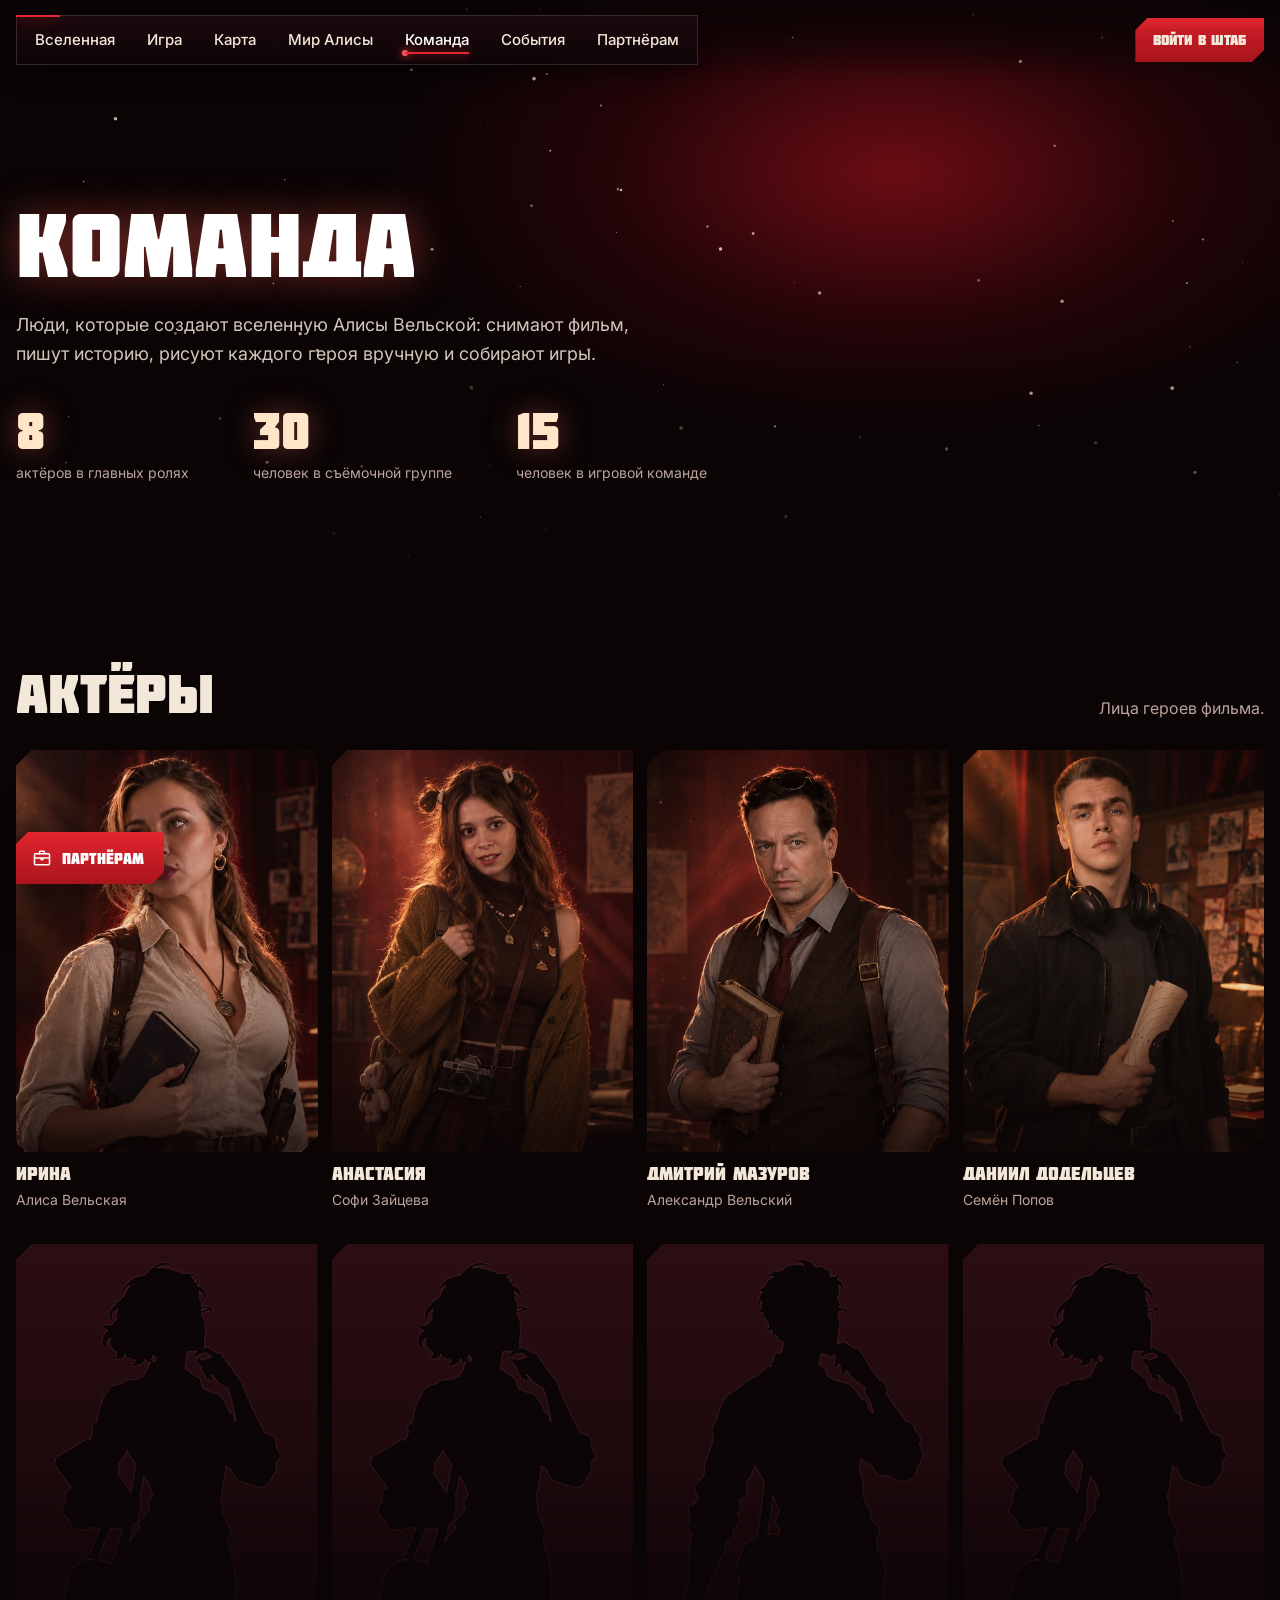
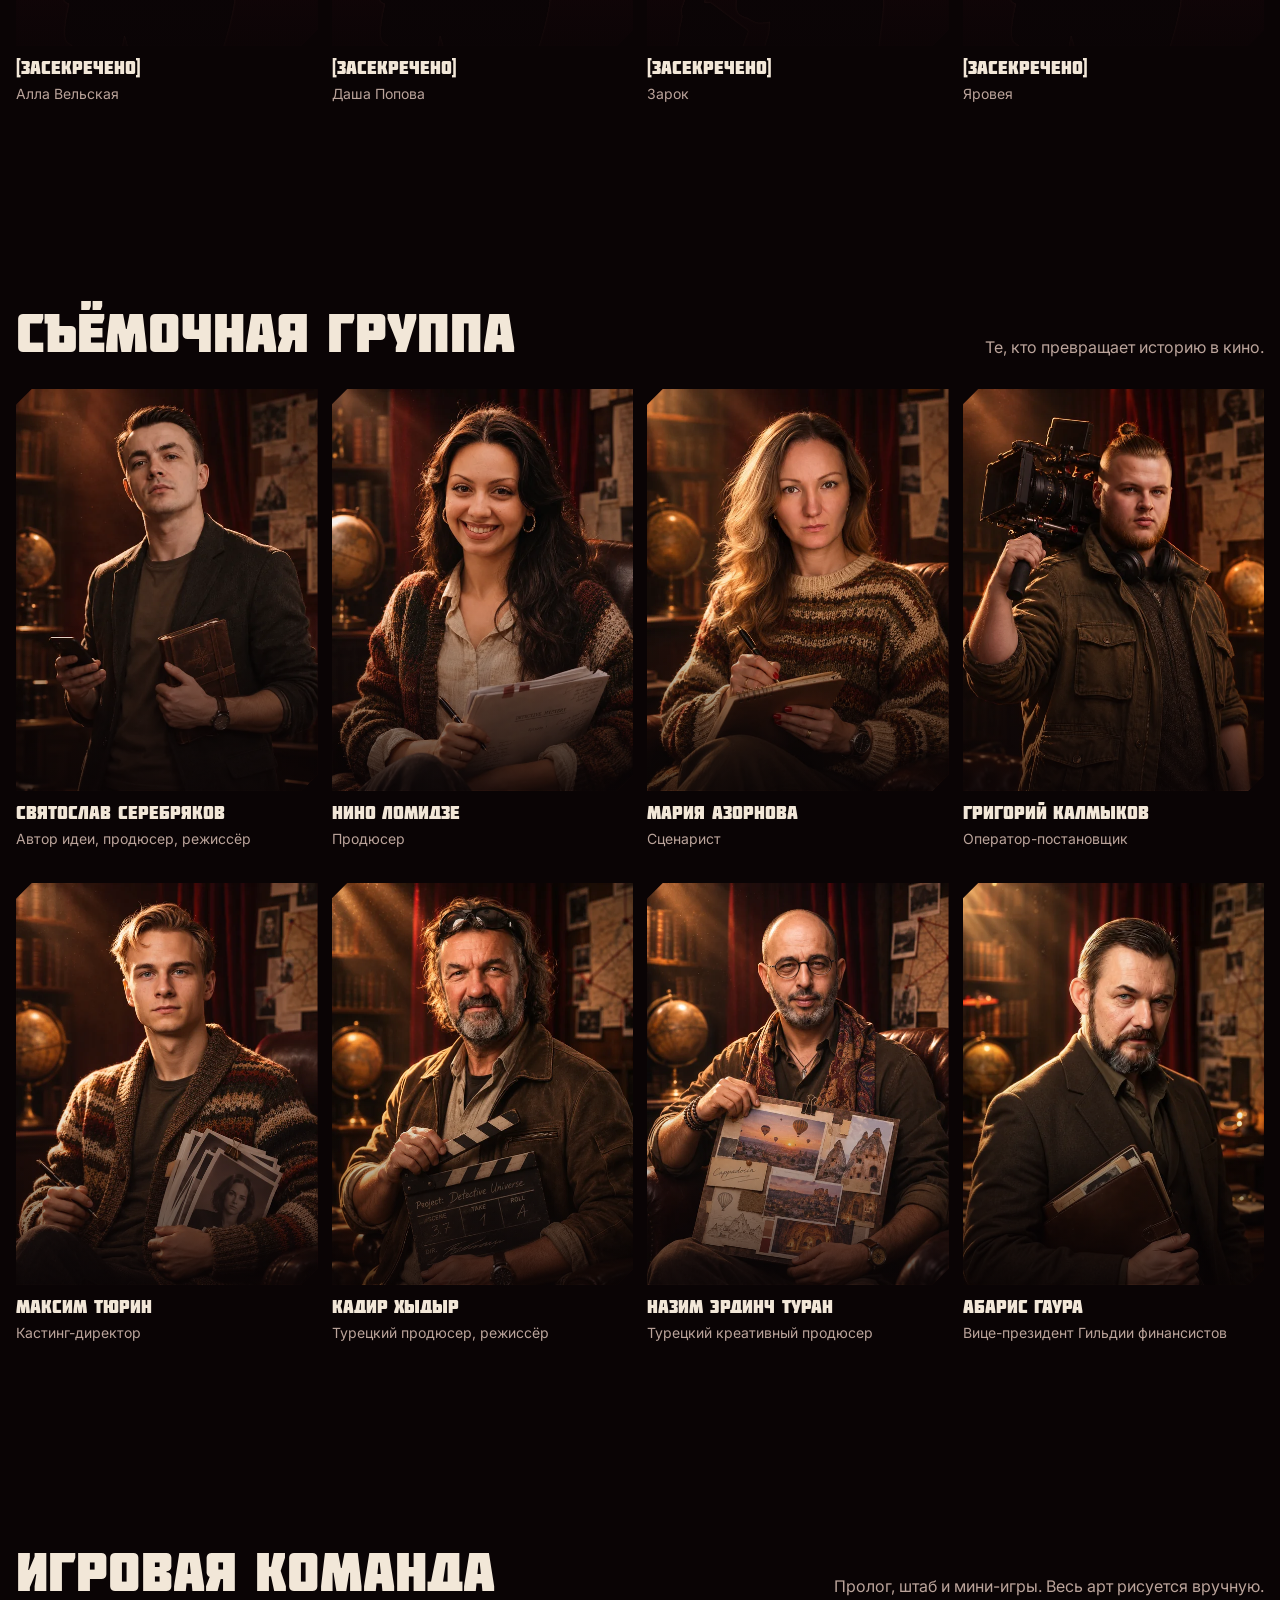
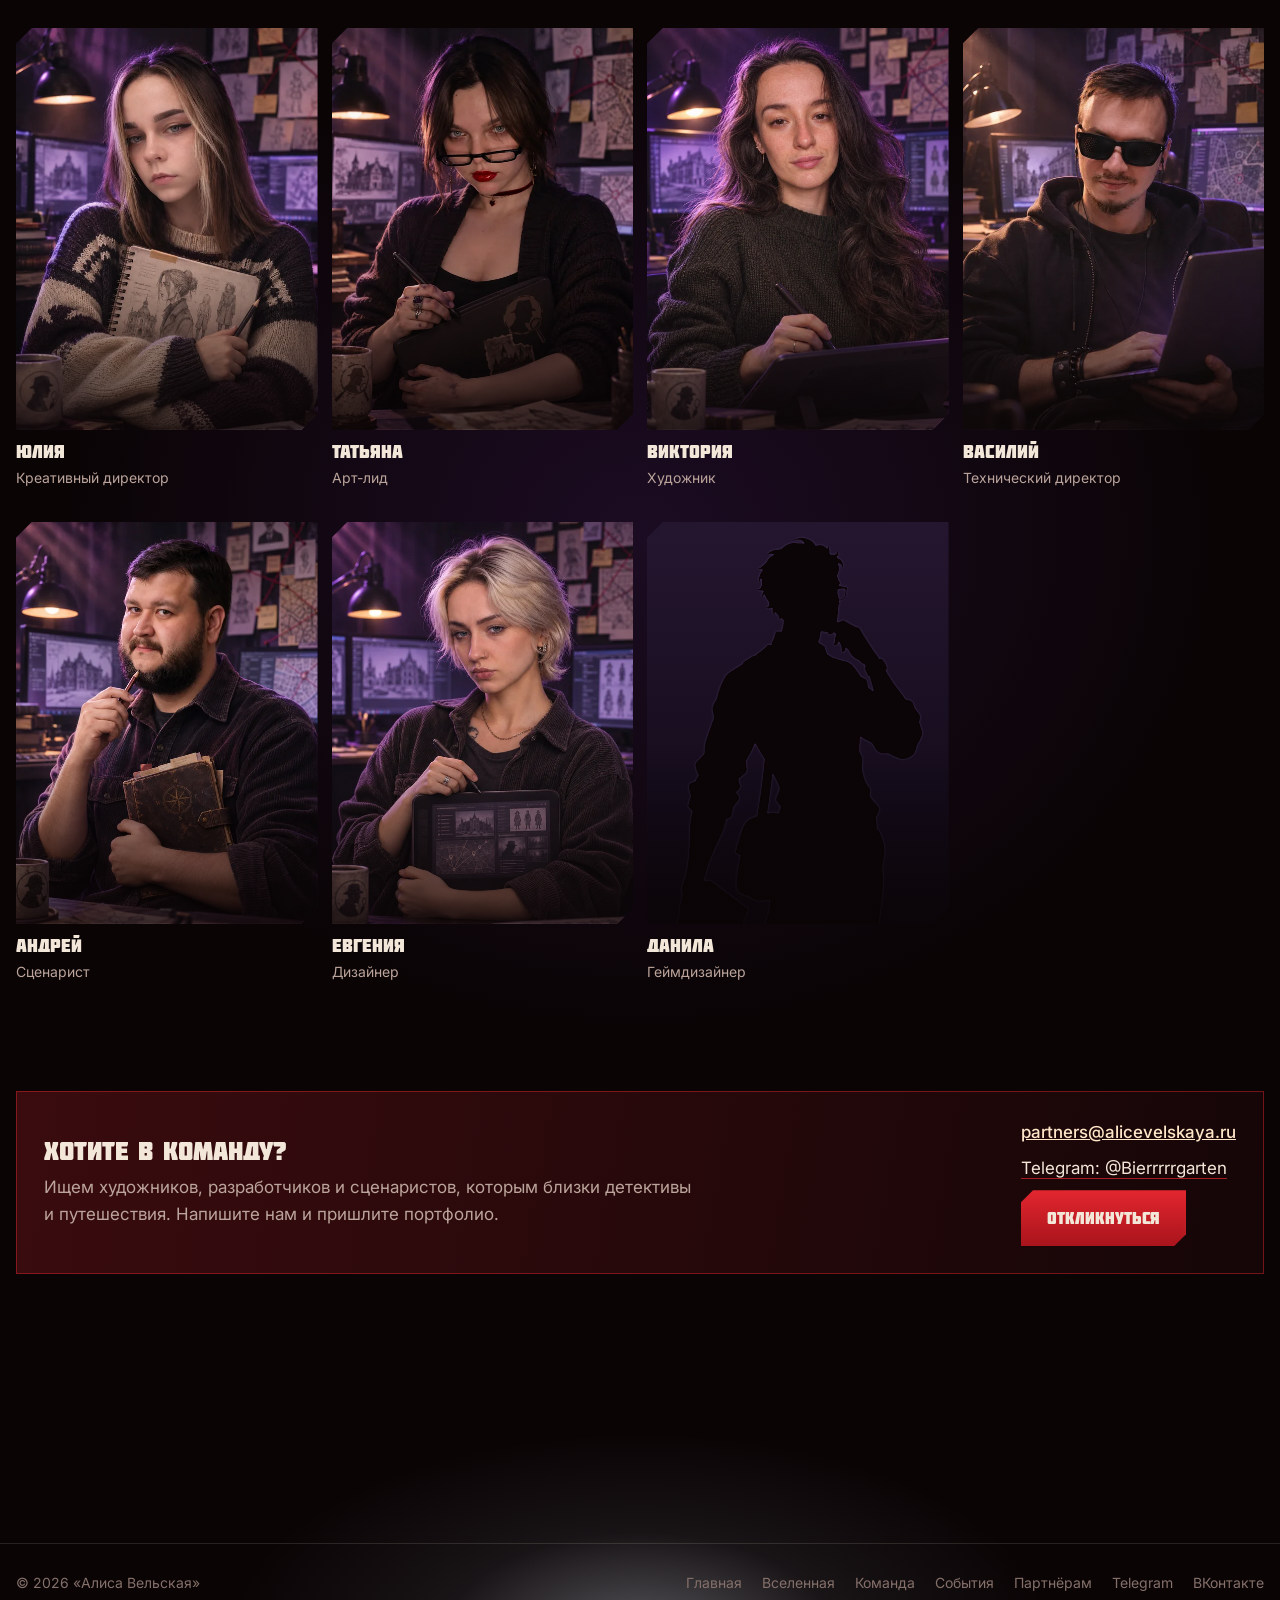
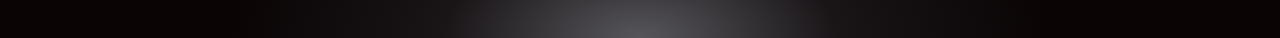
<file: team.html>
<!doctype html>
<html lang="ru">
<head>
<meta charset="utf-8">
<meta name="viewport" content="width=device-width,initial-scale=1,viewport-fit=cover">
<title>Команда «Алисы Вельской»: актёры, съёмочная группа и разработчики игры</title>
<meta name="description" content="Кто делает «Алису Вельскую»: актёры фильма, режиссёр, продюсеры и оператор, художники и разработчики игры. Ищем художников, разработчиков и сценаристов в команду.">
<link rel="canonical" href="https://alisavelskaya.ru/team.html">
<meta name="theme-color" content="#0A0405">
<link rel="icon" href="favicon.svg" type="image/svg+xml">
<meta property="og:type" content="website">
<meta property="og:site_name" content="Алиса Вельская">
<meta property="og:locale" content="ru_RU">
<meta property="og:url" content="https://alisavelskaya.ru/team.html">
<meta property="og:title" content="Команда «Алисы Вельской»">
<meta property="og:description" content="Актёры, съёмочная группа и игровая команда. Весь арт игры рисуется вручную.">
<meta property="og:image" content="https://alisavelskaya.ru/img/og.jpg?v=2">
<meta property="og:image:width" content="1200">
<meta property="og:image:height" content="630">
<link rel="preconnect" href="https://fonts.googleapis.com">
<link rel="preconnect" href="https://fonts.gstatic.com" crossorigin>
<link rel="stylesheet" href="https://fonts.googleapis.com/css2?family=Inter:wght@400;500;600&display=swap">
<link rel="preload" href="fonts/molot.otf" as="font" type="font/otf" crossorigin>
<style>
@font-face{font-family:"Molot";src:url(fonts/molot.otf) format("opentype");font-display:swap}
:root{
  --ink:#0A0405; --wine:#1E070A; --blood:#7C0D16; --red:#E3262F; --red-hi:#FF4A4F;
  --light:#FFE6C8; --cream:#F2E7D8; --mute:#BBA49B; --dim:#85706A; --line:rgba(242,231,216,.13); --line-2:rgba(242,231,216,.26);
  --f-display:"Molot","Arial Black",Impact,sans-serif;
  --f-body:"Inter",system-ui,-apple-system,"Segoe UI",Roboto,sans-serif;
  color-scheme:dark;
}
*,*::before,*::after{box-sizing:border-box;letter-spacing:0}
[hidden]{display:none!important}
html{padding:env(safe-area-inset-top,0px) 0 env(safe-area-inset-bottom,0px);scroll-behavior:smooth}
body{margin:0;background:var(--ink);color:var(--cream);font:400 17px/1.6 var(--f-body);-webkit-font-smoothing:antialiased;overflow-x:clip}
body::before{content:"";position:fixed;inset:0 0 auto;height:env(safe-area-inset-top,0px);z-index:60;background:var(--ink)}
a{color:inherit}
button{font:inherit;color:inherit;background:none;border:0;padding:0;cursor:pointer;-webkit-tap-highlight-color:transparent}
:focus-visible{outline:2px solid var(--red-hi);outline-offset:3px}
img{display:block;max-width:100%}
.wrap{width:100%;max-width:1320px;margin:0 auto;padding-left:max(16px,env(safe-area-inset-left,0px));padding-right:max(16px,env(safe-area-inset-right,0px))}
h1,h2,h3{margin:0;font-family:var(--f-display);font-weight:400;text-transform:uppercase;text-wrap:balance;word-spacing:-.14em}
h2{font-size:clamp(32px,4.2vw,58px);line-height:1.08}
h3{font-size:clamp(22px,2vw,28px);line-height:1.1}
p{margin:0;text-wrap:pretty}
.lede{font-size:clamp(17px,1.4vw,19px);line-height:1.65;color:var(--mute);max-width:62ch}
.ph{position:relative;overflow:hidden;background:var(--img,none) center/cover no-repeat,repeating-linear-gradient(135deg,rgba(242,231,216,.04) 0 1px,transparent 1px 10px),linear-gradient(180deg,#1C080C,#0F0406)}
.btn{position:relative;display:inline-flex;align-items:center;justify-content:center;gap:12px;min-height:56px;padding:0 26px;font:400 16px/1 var(--f-display);text-transform:uppercase;word-spacing:-.12em;text-decoration:none;color:var(--cream);background:linear-gradient(180deg,var(--red),#A9141C);clip-path:polygon(12px 0,100% 0,100% calc(100% - 12px),calc(100% - 12px) 100%,0 100%,0 12px);transition:filter .2s ease-out,translate .2s ease-out;overflow:hidden}
.btn::after{content:"";position:absolute;inset:0;background:linear-gradient(100deg,transparent 30%,rgba(255,230,200,.45) 50%,transparent 70%);background-size:250% 100%;background-position:150% 0;transition:background-position .7s ease-out;pointer-events:none}
@media (hover:hover){.btn:hover{filter:brightness(1.15);translate:0 -2px}.btn:hover::after{background-position:-50% 0}}
.btn:active{scale:.97}
.btn svg{width:14px;height:14px;flex:none}
.nav{position:fixed;left:0;right:0;top:env(safe-area-inset-top,0px);z-index:50;transition:background-color .3s ease-out,box-shadow .3s ease-out}
.nav.solid{background:rgba(10,4,5,.72);backdrop-filter:blur(14px);box-shadow:0 1px 0 var(--line)}
.nav .wrap{display:flex;align-items:center;gap:24px;min-height:72px}
.nav ul{display:flex;gap:28px;list-style:none;margin:0;padding:0;overflow-x:auto;scrollbar-width:none;min-width:0}
.nav ul::-webkit-scrollbar{display:none}
.nav ul a{text-decoration:none;font-size:15px;color:var(--mute);white-space:nowrap;transition:color .15s ease-out}
@media (hover:hover){.nav ul a:hover{color:var(--cream)}}
.nav .btn{min-height:44px;padding:0 18px;font-size:14px;margin-left:auto;flex:none}
.burger{display:none;width:44px;height:44px;align-items:center;justify-content:center;flex:none;box-shadow:inset 0 0 0 1px var(--line-2)}
.burger i{position:relative;display:block;width:18px;height:2px;background:var(--cream);transition:background-color .2s ease-out}
.burger i::before,.burger i::after{content:"";position:absolute;left:0;width:18px;height:2px;background:var(--cream);transition:translate .25s ease-out,rotate .25s ease-out}
.burger i::before{translate:0 -6px}.burger i::after{translate:0 6px}
.nav.open .burger i{background:transparent}.nav.open .burger i::before{translate:0 0;rotate:45deg}.nav.open .burger i::after{translate:0 0;rotate:-45deg}
@media (max-width:900px){
  .burger{display:flex}
  .nav ul{position:absolute;left:0;right:0;top:100%;flex-direction:column;gap:0;padding:8px max(16px,env(safe-area-inset-right,0px)) 20px max(16px,env(safe-area-inset-left,0px));background:rgba(10,4,5,.96);backdrop-filter:blur(14px);box-shadow:0 1px 0 var(--line),0 20px 40px rgba(0,0,0,.5);overflow:visible;visibility:hidden;opacity:0;translate:0 -8px;transition:opacity .2s ease-out,translate .2s ease-out,visibility .2s}
  .nav.open ul{visibility:visible;opacity:1;translate:0 0}
  .nav.open{background:rgba(10,4,5,.96)}
  .nav ul li a{display:block;padding:14px 0;font-size:17px;color:var(--cream);border-bottom:1px solid var(--line)}
  .nav .btn{margin-left:auto}
}
.ppl{display:grid;grid-template-columns:repeat(4,minmax(0,1fr));gap:14px}
.person{position:relative;display:flex;flex-direction:column;gap:12px}
.person .ph{aspect-ratio:3/4;max-width:100%;clip-path:polygon(16px 0,100% 0,100% calc(100% - 16px),calc(100% - 16px) 100%,0 100%,0 16px);transition:filter .3s ease-out}
.person .ph::after{content:"";position:absolute;inset:0;background:linear-gradient(180deg,transparent 55%,rgba(10,4,5,.75))}
.person b{font:400 18px/1.15 var(--f-display);text-transform:uppercase;word-spacing:-.12em}
.person small{font-size:14px;color:var(--mute);line-height:1.4;margin-top:-6px}
@media (hover:hover){.person:hover .ph{filter:brightness(1.12) saturate(1.1)}}
@media (max-width:900px){.ppl{grid-template-columns:repeat(2,minmax(0,1fr))}}
footer{position:relative;padding-block:clamp(120px,14vw,200px) 44px;overflow:hidden;isolation:isolate}
.lamp{position:absolute;inset:0;pointer-events:none;z-index:-1}
.lamp .glow{position:absolute;left:50%;bottom:0;width:min(1100px,140vw);height:100%;translate:-50% 0;background:radial-gradient(ellipse 50% 100% at 50% 100%,rgba(222,234,255,.16),rgba(222,234,255,.05) 45%,rgba(222,234,255,0) 75%)}
.lamp .core{position:absolute;left:50%;bottom:0;width:min(560px,90vw);height:55%;translate:-50% 0;background:radial-gradient(ellipse 50% 100% at 50% 100%,rgba(236,244,255,.22),rgba(236,244,255,0) 70%)}
.lamp.f{animation:flick 9s steps(1,end) infinite}
@keyframes flick{0%,31%,33.5%,35%,72%,73.2%,100%{opacity:1}31.5%{opacity:.15}32.5%{opacity:.7}33%{opacity:.1}34.2%{opacity:.4}72.6%{opacity:.3}}
footer .wrap{border-top:1px solid var(--line);padding-top:28px}
footer .wrap{display:flex;justify-content:space-between;gap:20px;flex-wrap:wrap;align-items:center;color:var(--dim);font-size:14px}
footer nav{display:flex;gap:20px;flex-wrap:wrap}
footer a{text-decoration:none}
.nav ul a[aria-current=page]{color:var(--cream)}
.nav ul a[aria-current=page]::after{content:"";display:block;height:2px;margin-top:4px;background:var(--red);box-shadow:0 0 10px var(--red)}
@media (max-width:900px){.nav ul a[aria-current=page]::after{display:none}.nav ul a[aria-current=page]{color:var(--red-hi)}}
.page-hero{position:relative;overflow:hidden;isolation:isolate;padding-block:clamp(140px,16vw,200px) clamp(56px,7vw,96px)}
.page-hero::before{content:"";position:absolute;inset:0;z-index:-2;background:radial-gradient(ellipse 50% 60% at 70% 30%,rgba(140,15,25,.75),rgba(74,6,12,.4) 45%,rgba(10,4,5,0) 80%)}
.page-hero::after{content:"";position:absolute;inset:auto 0 0;height:40%;z-index:-1;background:linear-gradient(180deg,rgba(10,4,5,0),var(--ink))}
.page-hero h1{font-size:clamp(44px,7vw,104px);line-height:.98;color:#fff;text-shadow:0 0 40px rgba(255,90,80,.45)}
.page-hero .lede{margin-top:22px;color:rgba(242,231,216,.86)}
#dust{position:absolute;inset:0;width:100%;height:100%;pointer-events:none;z-index:-1}
.grp-head{display:flex;justify-content:space-between;align-items:flex-end;gap:24px;flex-wrap:wrap}
.grp-head p{color:var(--mute);max-width:52ch;font-size:16px}
.person{cursor:default;min-width:0}
.ph.art{background:radial-gradient(ellipse at 50% 25%,#6A0F18,#1A0609 75%)}
.ph.art img{position:absolute;left:50%;top:5%;width:150%;max-width:none;translate:-50% 0;transition:scale .5s cubic-bezier(.2,0,0,1);transform-origin:50% 10%}
@media (hover:hover){.person:hover .ph.art img{scale:1.05}}
.ph.real img{left:0!important;top:0!important;width:100%!important;height:100%;translate:none!important;object-fit:cover;object-position:50% 12%}
.person small{min-height:2.8em}
.ph.sil{background:linear-gradient(180deg,#2B0E13,#130508)}
.ph.sil.gr{background:linear-gradient(180deg,#24162F,#0E0814)}
.ph.sil img{position:absolute;inset:0;width:100%;height:100%;object-fit:cover;filter:drop-shadow(0 0 1px rgba(255,170,140,.22))}
.ph.sil.gr img{filter:drop-shadow(0 0 1px rgba(200,170,255,.25))}
.t-hero .lede{max-width:60ch}
.facts-row{display:flex;gap:clamp(24px,5vw,64px);flex-wrap:wrap;margin-top:36px}
.facts-row div{display:flex;flex-direction:column;gap:6px}
.facts-row b{font:400 clamp(36px,4vw,56px)/1 var(--f-display);color:var(--light);text-shadow:0 0 30px rgba(255,120,100,.4)}
.facts-row span{color:var(--mute);font-size:14px}
.team-sec{padding-block:clamp(56px,7vw,96px)}
.team-sec .ppl{margin-top:28px}
.team-sec#game{background:radial-gradient(ellipse 45% 40% at 50% 55%,rgba(90,40,140,.22),rgba(10,4,5,0) 100%)}
.team-sec#game .ph.art{background:#160a20}
.join{display:grid;grid-template-columns:minmax(0,1fr) auto;gap:24px;align-items:center;padding:28px;background:linear-gradient(100deg,rgba(227,38,47,.22),rgba(227,38,47,.05));box-shadow:inset 0 0 0 1px rgba(227,38,47,.45)}
.join p{color:var(--mute);margin-top:8px;max-width:60ch}
.join .mail{font-weight:500;color:var(--light);user-select:all}
.join .tg{display:inline-flex;align-items:center;min-height:44px;margin-block:-12px;color:var(--cream);text-decoration:underline;text-decoration-color:rgba(227,38,47,.7);text-underline-offset:4px;transition:color .15s ease-out}
@media (hover:hover){.join .tg:hover{color:var(--light)}}
@media (max-width:800px){.join{grid-template-columns:1fr}}
/* кнопка «Партнёрам», закреплённая на всех страницах */
.pfab{position:fixed;z-index:53;left:max(16px,env(safe-area-inset-left,0px));bottom:max(16px,env(safe-area-inset-bottom,0px));text-decoration:none;filter:drop-shadow(0 10px 24px rgba(0,0,0,.6));transition:translate .2s ease-out,filter .2s ease-out;-webkit-tap-highlight-color:transparent}
.pfab span{display:inline-flex;align-items:center;gap:10px;min-height:52px;padding:0 20px 0 16px;font:400 15px/1 "Molot","Arial Black",Impact,sans-serif;text-transform:uppercase;word-spacing:-.12em;color:#fff;background:linear-gradient(180deg,#E3262F,#A9141C);clip-path:polygon(12px 0,100% 0,100% calc(100% - 12px),calc(100% - 12px) 100%,0 100%,0 12px)}
.pfab svg{width:20px;height:20px;fill:none;stroke:currentColor;stroke-width:1.8;stroke-linecap:round;stroke-linejoin:round}
@media (hover:hover){.pfab:hover{translate:0 -2px;filter:drop-shadow(0 14px 28px rgba(227,38,47,.5))}}
.pfab:active{scale:.96}
@media (max-width:520px){.pfab span{min-height:46px;padding:0 14px 0 12px;font-size:13px}}
</style>
<style>/* меню как на главной */
body{margin:0}
.nav,.nav.solid{background:linear-gradient(180deg,rgba(10,4,5,.86),rgba(10,4,5,.5) 58%,rgba(10,4,5,0));backdrop-filter:none;box-shadow:none}
.nav .burger{background:rgba(16,6,9,.9);box-shadow:inset 0 0 0 1px rgba(242,231,216,.22),0 10px 24px -10px rgba(0,0,0,.8)}
.nav .btn{background:linear-gradient(180deg,#E3262F,#C41C25 32%,#A9141C)}
@media (min-width:901px){
.nav .wrap{min-height:80px}
.nav ul{position:relative;gap:2px;padding:4px;background:linear-gradient(180deg,rgba(28,9,13,.94),rgba(14,5,8,.94));box-shadow:inset 0 0 0 1px rgba(242,231,216,.15),0 16px 32px -16px rgba(0,0,0,.9)}
.nav ul::before{content:"";position:absolute;left:0;top:0;width:44px;height:2px;background:var(--red);box-shadow:0 0 12px rgba(227,38,47,.8);pointer-events:none}
.nav ul a{position:relative;display:flex;align-items:center;min-height:42px;padding:0 15px;font-size:15px;font-weight:500;color:var(--cream);transition:color .15s ease-out,background-color .15s ease-out}
.nav ul a[aria-current]{color:#fff}
.nav ul a[aria-current]::after{content:"";display:block;position:absolute;left:15px;right:15px;bottom:7px;height:2px;margin:0;background:var(--red);box-shadow:0 0 10px rgba(227,38,47,.9)}
.nav ul a[aria-current]::before{content:"";position:absolute;left:12px;bottom:5px;width:6px;height:6px;border-radius:50%;background:#FF5A5F;box-shadow:0 0 8px rgba(255,74,79,.9)}
}
@media (min-width:901px) and (hover:hover){.nav ul a:hover{color:var(--light);background:rgba(242,231,216,.07)}}
@media (max-width:900px){.nav.solid{background:rgba(10,4,5,.92)}.nav.open{background:#0A0405}.nav ul{background:#0A0405}.nav ul a[aria-current]::after{display:none}.nav ul li a[aria-current]{color:var(--cream)}.nav ul li a[aria-current]::before{content:"";display:inline-block;width:7px;height:7px;margin-right:10px;border-radius:50%;vertical-align:.12em;background:var(--red);box-shadow:0 0 8px rgba(227,38,47,.9)}}
</style>
</head>
<body>
<header class="nav" id="nav"><div class="wrap"><ul id="navList"><li><a href="universe.html">Вселенная</a></li><li><a href="./#game">Игра</a></li><li><a href="./#map">Карта</a></li><li><a href="./#reels">Мир Алисы</a></li><li><a href="team.html" aria-current="page">Команда</a></li><li><a href="events.html">События</a></li><li><a href="partners.html">Партнёрам</a></li></ul><a class="btn" href="./#prereg">Войти в штаб</a><button class="burger" id="burger" type="button" aria-label="Меню" aria-expanded="false" aria-controls="navList"><i></i></button></div></header>
<a class="pfab" href="partners.html" aria-label="Страница для партнёров"><span><svg viewBox="0 0 24 24" aria-hidden="true"><rect x="3" y="7" width="18" height="13" rx="1"/><path d="M9 7V5a1 1 0 0 1 1-1h4a1 1 0 0 1 1 1v2M3 12h18M11 12v2h2v-2"/></svg>Партнёрам</span></a>
<main id="top">
<section class="page-hero t-hero"><canvas id="dust" aria-hidden="true"></canvas><div class="wrap"><h1>Команда</h1><p class="lede">Люди, которые создают вселенную Алисы Вельской: снимают фильм, пишут историю, рисуют каждого героя вручную и собирают игры.</p><div class="facts-row"><div><b>8</b><span>актёров в главных ролях</span></div><div><b>30</b><span>человек в съёмочной группе</span></div><div><b>15</b><span>человек в игровой команде</span></div></div></div></section><section class="team-sec" id="cast"><div class="wrap"><div class="grp-head"><h2>Актёры</h2><p>Лица героев фильма.</p></div><div class="ppl"><article class="person"><div class="ph art real"><img src="img/ph_alice_bg.webp?v=3" alt="Ирина" loading="lazy"></div><b>Ирина</b><small>Алиса Вельская</small></article><article class="person"><div class="ph art real"><img src="img/ph_sofi_bg.webp" alt="Анастасия" loading="lazy"></div><b>Анастасия</b><small>Софи Зайцева</small></article><article class="person"><div class="ph art real"><img src="img/ph_velsky_bg.webp" alt="Дмитрий Мазуров" loading="lazy"></div><b>Дмитрий Мазуров</b><small>Александр Вельский</small></article><article class="person"><div class="ph art real"><img src="img/ph_semen_bg.webp" alt="Даниил Додельцев" loading="lazy"></div><b>Даниил Додельцев</b><small>Семён Попов</small></article><article class="person"><div class="ph sil"><img src="img/team/sil_woman.webp" alt="" loading="lazy"></div><b>[Засекречено]</b><small>Алла Вельская</small></article><article class="person"><div class="ph sil"><img src="img/team/sil_woman.webp" alt="" loading="lazy"></div><b>[Засекречено]</b><small>Даша Попова</small></article><article class="person"><div class="ph sil"><img src="img/team/sil_man.webp" alt="" loading="lazy"></div><b>[Засекречено]</b><small>Зарок</small></article><article class="person"><div class="ph sil"><img src="img/team/sil_woman.webp" alt="" loading="lazy"></div><b>[Засекречено]</b><small>Яровея</small></article></div></div></section><section class="team-sec" id="film"><div class="wrap"><div class="grp-head"><h2>Съёмочная группа</h2><p>Те, кто превращает историю в кино.</p></div><div class="ppl"><article class="person"><div class="ph art real"><img src="img/team/svyat.webp" alt="Святослав Серебряков" loading="lazy"></div><b>Святослав Серебряков</b><small>Автор идеи, продюсер, режиссёр</small></article><article class="person"><div class="ph art real"><img src="img/team/nino.webp" alt="Нино Ломидзе" loading="lazy"></div><b>Нино Ломидзе</b><small>Продюсер</small></article><article class="person"><div class="ph art real"><img src="img/team/maria.webp" alt="Мария Азорнова" loading="lazy"></div><b>Мария Азорнова</b><small>Сценарист</small></article><article class="person"><div class="ph art real"><img src="img/team/grigorii.webp" alt="Григорий Калмыков" loading="lazy"></div><b>Григорий Калмыков</b><small>Оператор-постановщик</small></article><article class="person"><div class="ph art real"><img src="img/team/maksim.webp" alt="Максим Тюрин" loading="lazy"></div><b>Максим Тюрин</b><small>Кастинг-директор</small></article><article class="person"><div class="ph art real"><img src="img/team/kadir.webp" alt="Кадир Хыдыр" loading="lazy"></div><b>Кадир Хыдыр</b><small>Турецкий продюсер, режиссёр</small></article><article class="person"><div class="ph art real"><img src="img/team/nazim.webp" alt="Назим Эрдинч Туран" loading="lazy"></div><b>Назим Эрдинч Туран</b><small>Турецкий креативный продюсер</small></article><article class="person"><div class="ph art real"><img src="img/team/abaris.webp" alt="Абарис Гаура" loading="lazy"></div><b>Абарис Гаура</b><small>Вице-президент Гильдии финансистов</small></article></div></div></section><section class="team-sec" id="game"><div class="wrap"><div class="grp-head"><h2>Игровая команда</h2><p>Пролог, штаб и мини-игры. Весь арт рисуется вручную.</p></div><div class="ppl"><article class="person"><div class="ph art real"><img src="img/team/yulia.webp" alt="Юлия" loading="lazy"></div><b>Юлия</b><small>Креативный директор</small></article><article class="person"><div class="ph art real"><img src="img/team/tanya.webp" alt="Татьяна" loading="lazy"></div><b>Татьяна</b><small>Арт-лид</small></article><article class="person"><div class="ph art real"><img src="img/team/viktoria.webp" alt="Виктория" loading="lazy"></div><b>Виктория</b><small>Художник</small></article><article class="person"><div class="ph art real"><img src="img/team/vasiliy.webp" alt="Василий" loading="lazy"></div><b>Василий</b><small>Технический директор</small></article><article class="person"><div class="ph art real"><img src="img/team/andrey.webp" alt="Андрей" loading="lazy"></div><b>Андрей</b><small>Сценарист</small></article><article class="person"><div class="ph art real"><img src="img/team/jenya.webp" alt="Евгения" loading="lazy"></div><b>Евгения</b><small>Дизайнер</small></article><article class="person"><div class="ph sil gr"><img src="img/team/sil_man.webp" alt="" loading="lazy"></div><b>Данила</b><small>Геймдизайнер</small></article></div></div></section><section class="team-sec" style="padding-top:0"><div class="wrap"><div class="join"><div><h3>Хотите в команду?</h3><p>Ищем художников, разработчиков и сценаристов, которым близки детективы и путешествия. Напишите нам и пришлите портфолио.</p></div><div style="display:flex;flex-direction:column;gap:12px;align-items:flex-start"><a class="mail" href="mailto:partners@alicevelskaya.ru">partners@alicevelskaya.ru</a><a class="tg" href="https://t.me/Bierrrrrgarten" target="_blank" rel="noopener">Telegram: @Bierrrrrgarten</a><a class="btn" href="https://t.me/Bierrrrrgarten" target="_blank" rel="noopener">Откликнуться</a></div></div></div></section>
</main>
<footer><div class="lamp f" aria-hidden="true"><i class="glow"></i><i class="core"></i></div><div class="wrap"><span>© 2026 «Алиса Вельская»</span><nav><a href="./">Главная</a><a href="universe.html">Вселенная</a><a href="team.html">Команда</a><a href="events.html">События</a><a href="partners.html">Партнёрам</a><a href="https://t.me/alicevelskaya" target="_blank" rel="noopener">Telegram</a><a href="./#top">ВКонтакте</a></nav></div></footer>
<script>
(function(){var nav=document.getElementById('nav'),bg=document.getElementById('burger');
function onScroll(){nav.classList.toggle('solid',scrollY>40);}addEventListener('scroll',onScroll,{passive:true});onScroll();
function setNav(o){nav.classList.toggle('open',o);bg.setAttribute('aria-expanded',o);}bg.onclick=function(){setNav(!nav.classList.contains('open'));};
nav.querySelectorAll('ul a').forEach(function(a){a.addEventListener('click',function(){setNav(false);});});
document.addEventListener('keydown',function(e){if(e.key==='Escape')setNav(false);});})();
(function(){var c=document.getElementById('dust');if(!c)return;var host=c.parentNode,x=c.getContext('2d'),W,H,P=[],D=Math.min(devicePixelRatio||1,2);
function sz(){var r=host.getBoundingClientRect();W=r.width;H=r.height;c.width=W*D;c.height=H*D;P=[];for(var i=0;i<Math.min(120,W*H/9000);i++)P.push(mk(1));}
function mk(a){return{x:Math.random()*W,y:a?Math.random()*H:H+8,r:.4+Math.random()*1.6,vy:-(.08+Math.random()*.3),ph:Math.random()*6.28,tw:.6+Math.random()*2};}
sz();addEventListener('resize',sz);var vis=true;new IntersectionObserver(function(e){vis=e[0].isIntersecting;}).observe(host);
var RM=matchMedia('(prefers-reduced-motion: reduce)').matches;
function f(ts){var t=ts/1000;if(vis){x.setTransform(D,0,0,D,0,0);x.clearRect(0,0,W,H);x.globalCompositeOperation='lighter';
P.forEach(function(p,i){p.y+=p.vy;p.x+=Math.sin(t*.4+p.ph)*.1;if(p.y<-8){P[i]=mk(0);return;}var a=(.3+.7*Math.abs(Math.sin(t*p.tw+p.ph)))*.8;x.fillStyle='rgba(255,232,205,'+a+')';x.beginPath();x.arc(p.x,p.y,p.r,0,6.283);x.fill();});}
if(!RM)requestAnimationFrame(f);}requestAnimationFrame(f);})();
</script>
</body>
</html>
</file>
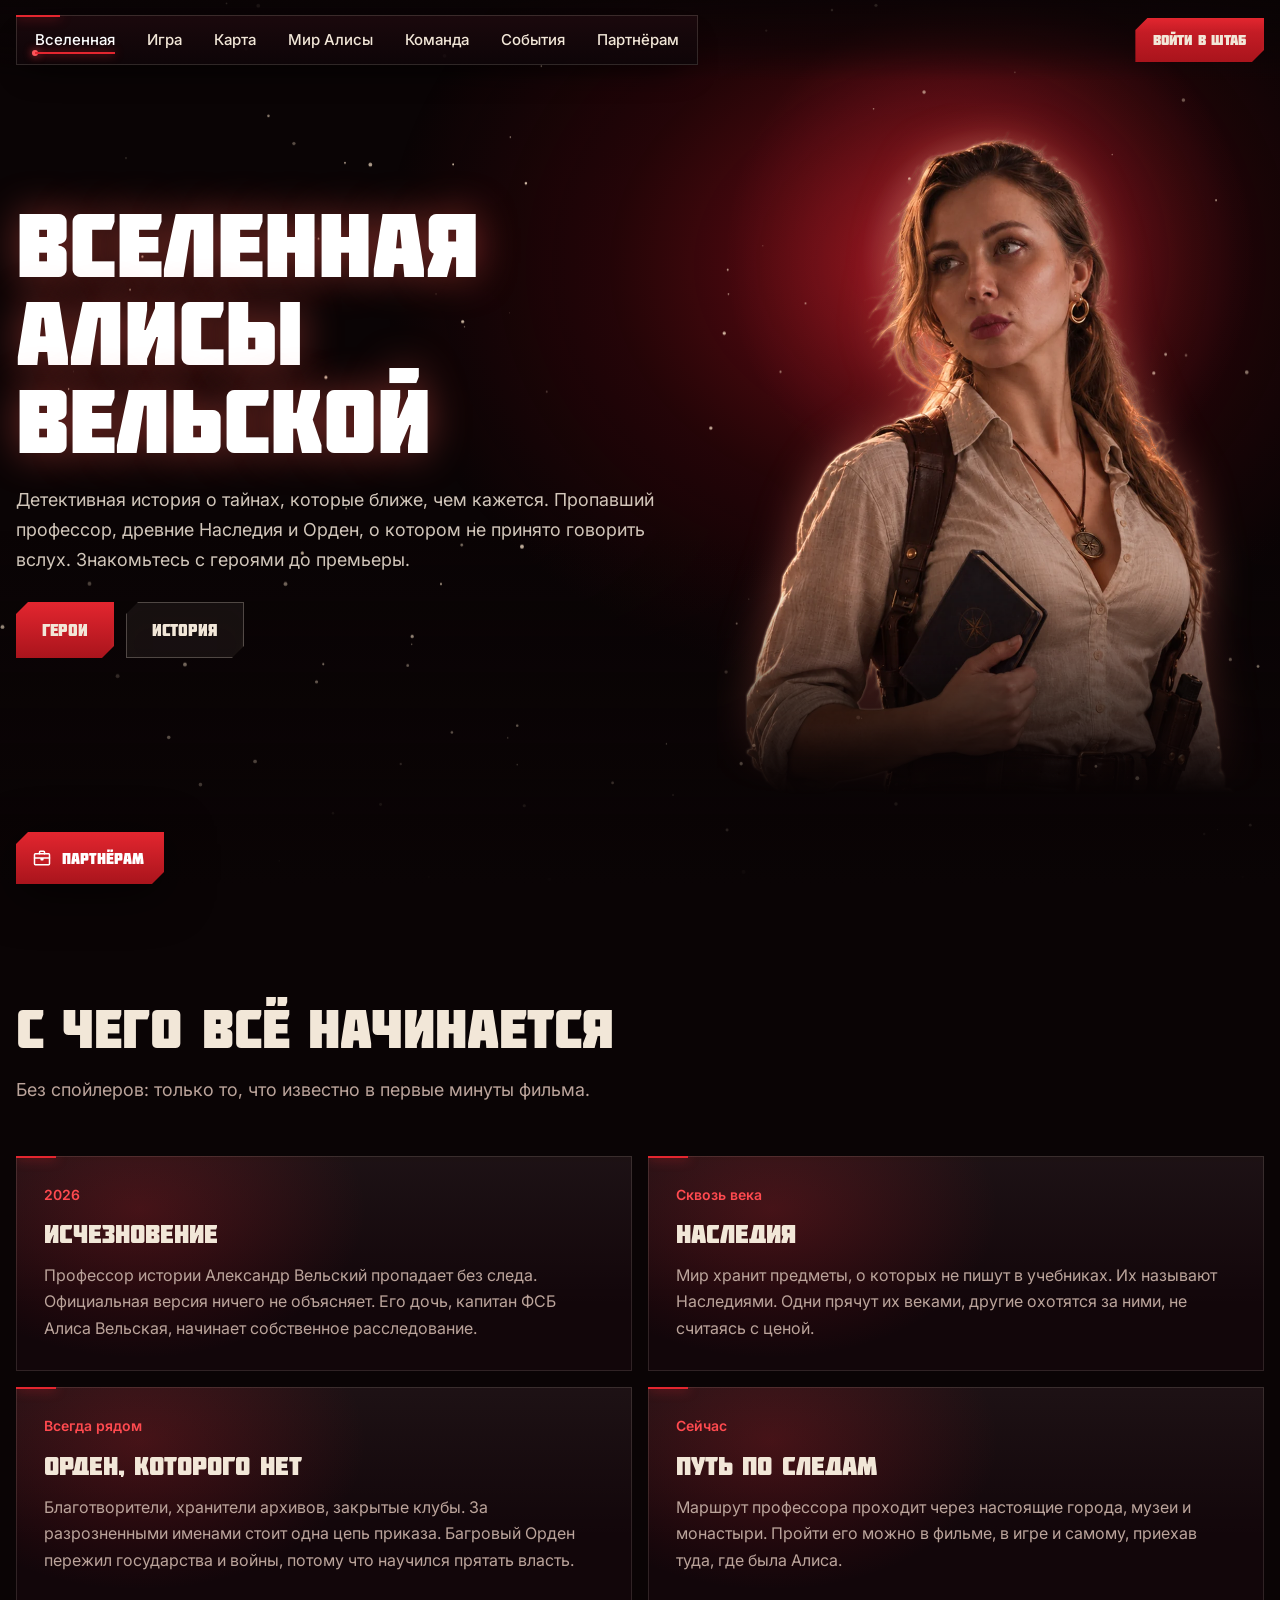
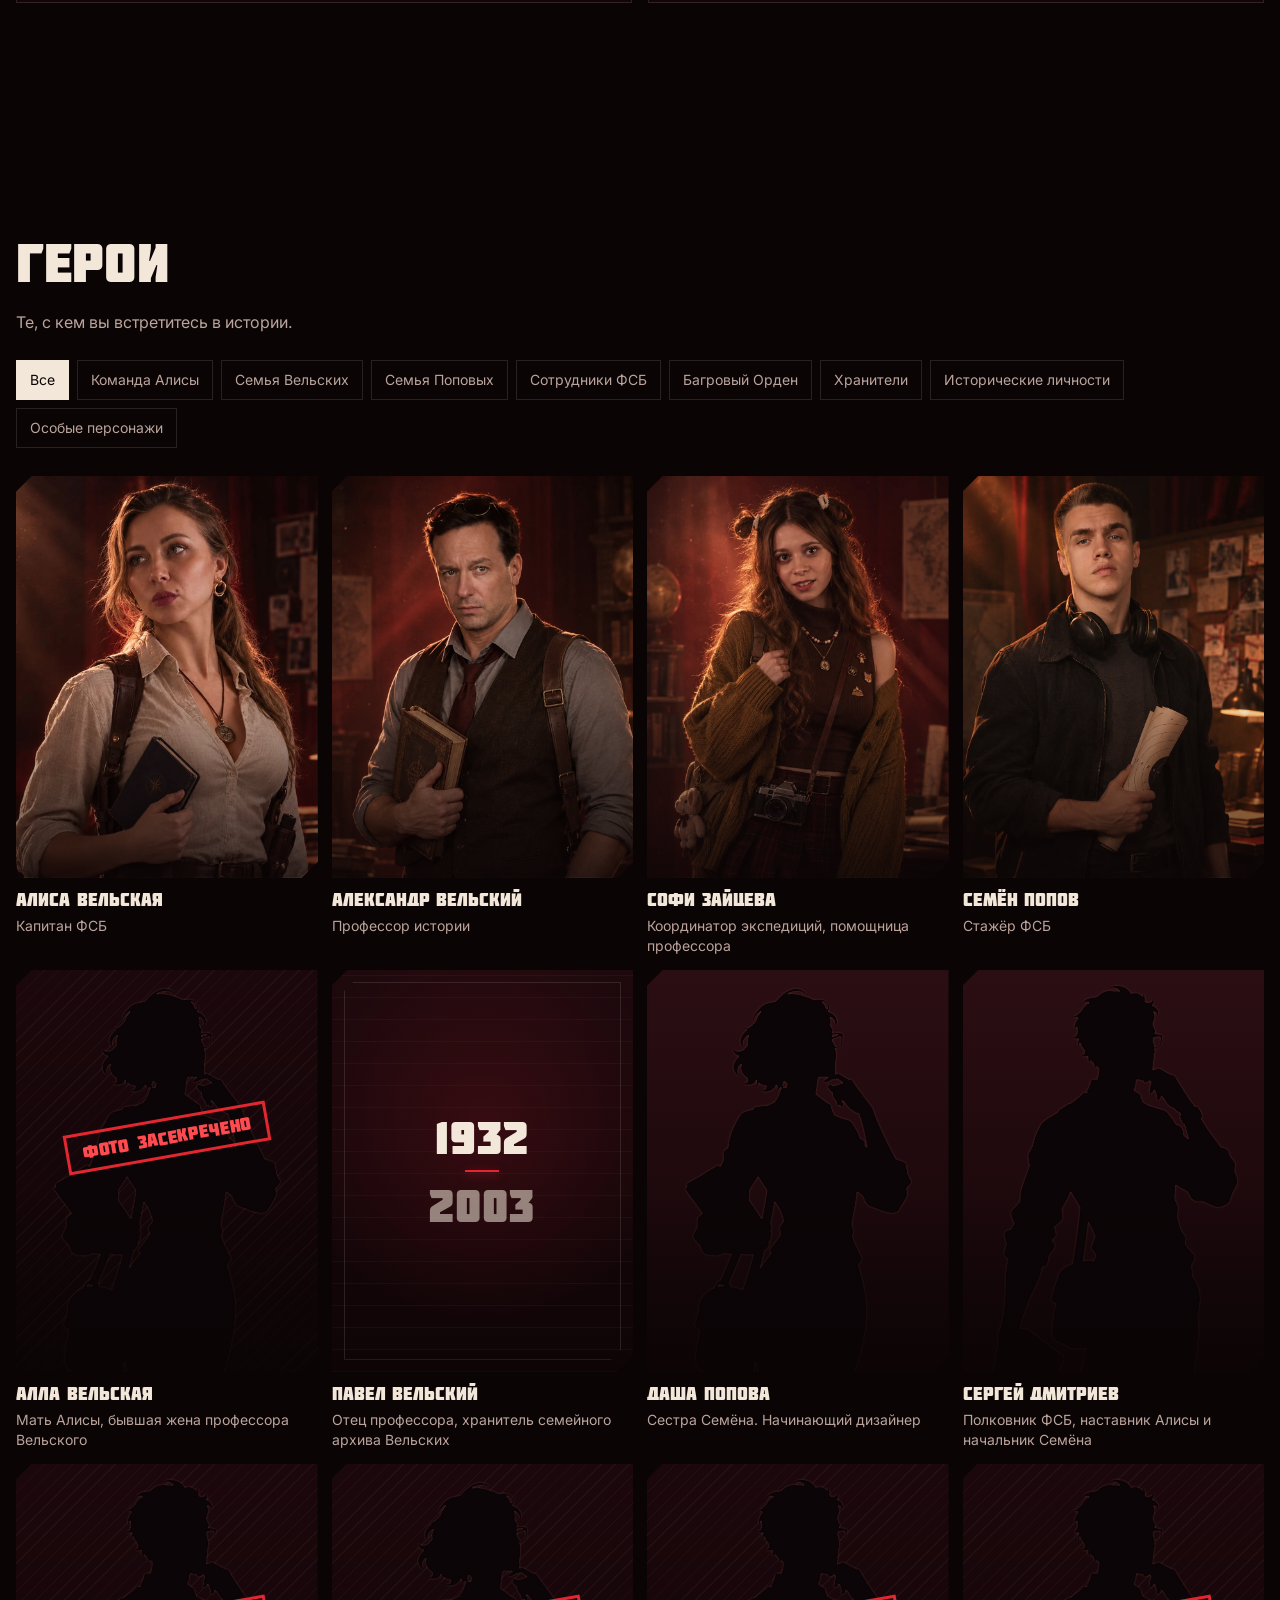
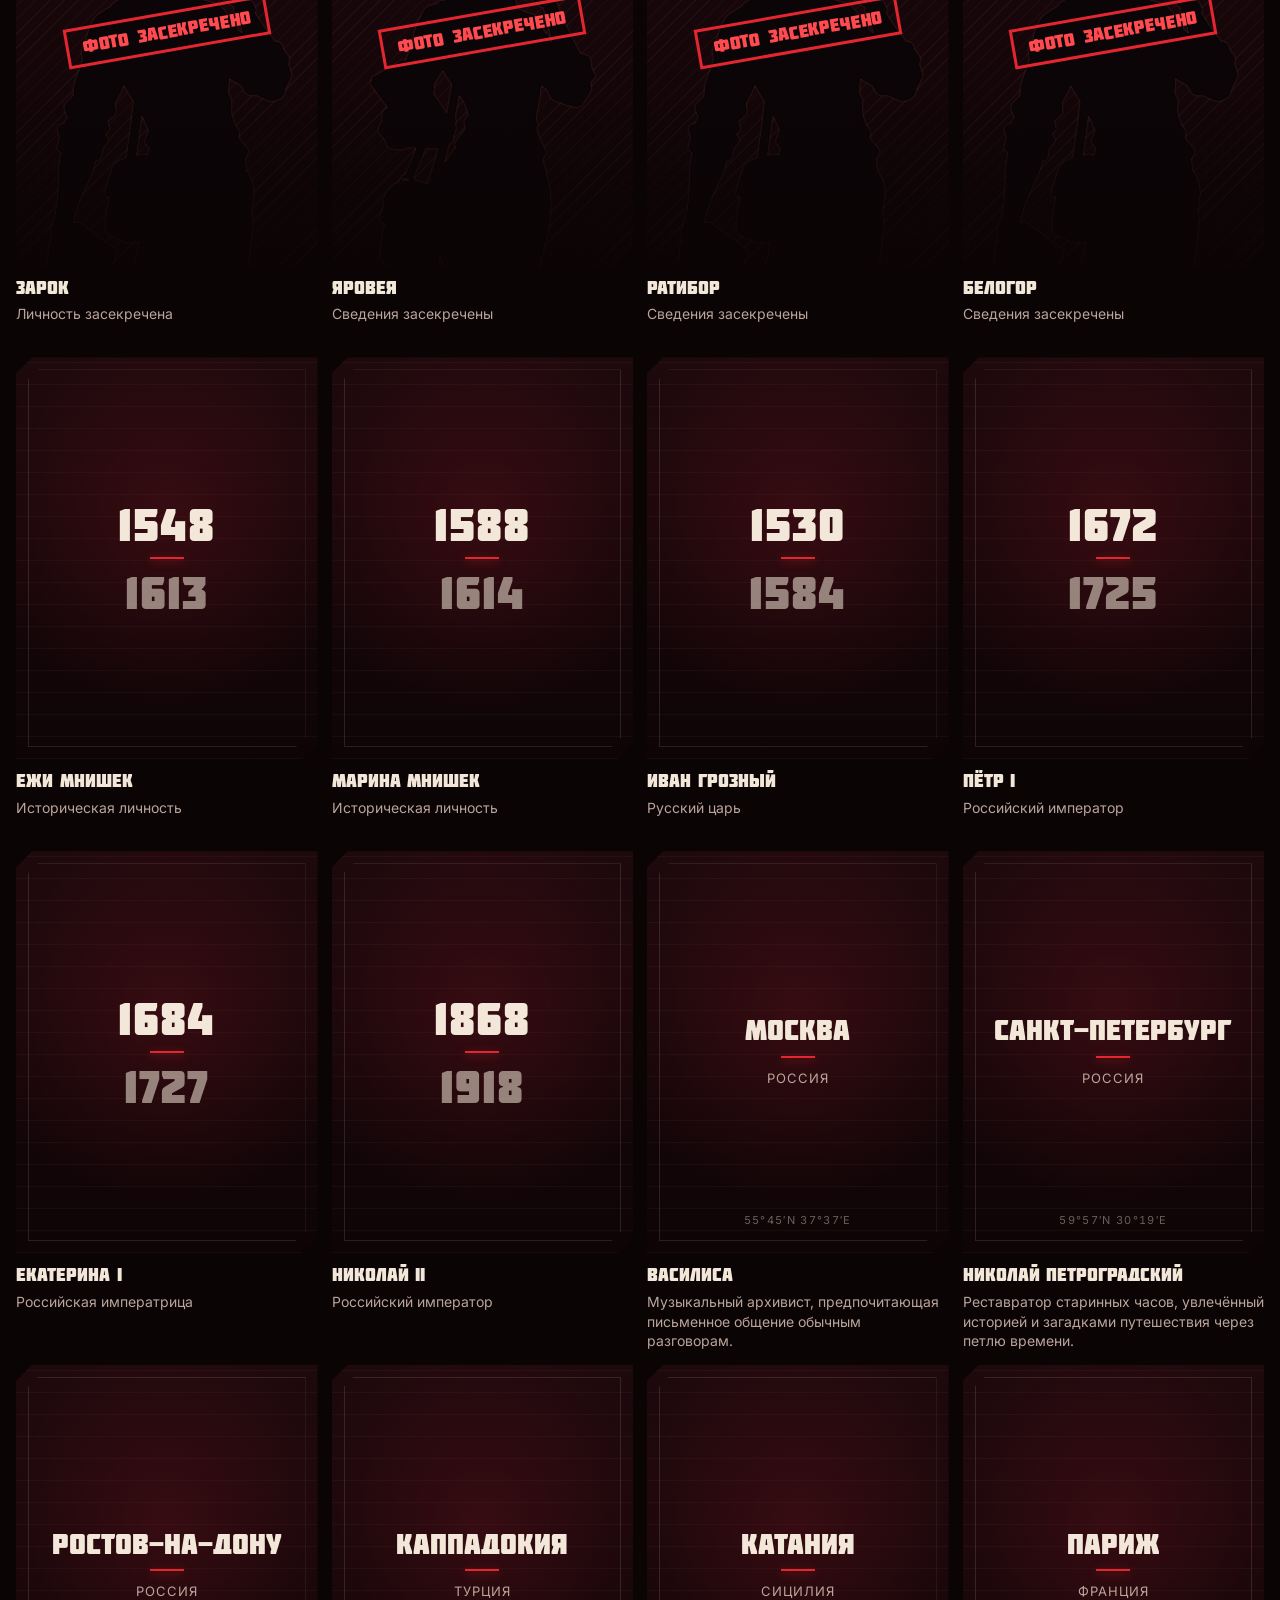
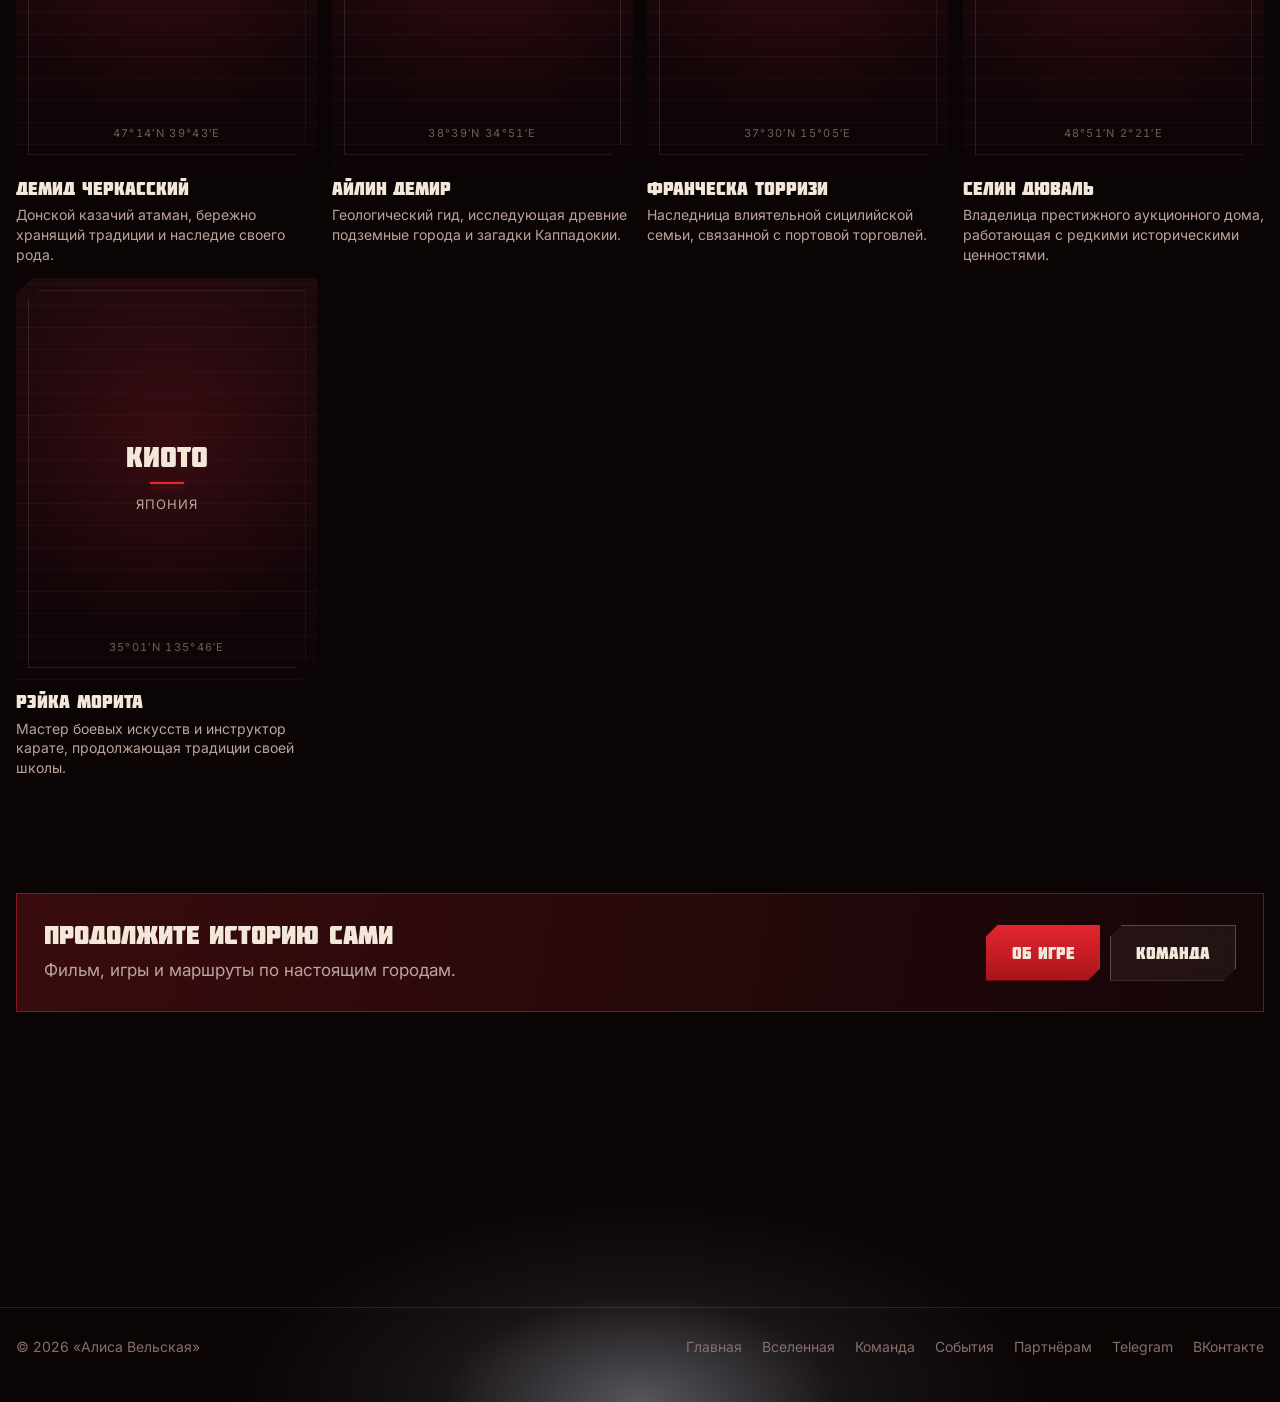
<file: universe.html>
<!doctype html>
<html lang="ru">
<head>
<meta charset="utf-8">
<meta name="viewport" content="width=device-width,initial-scale=1,viewport-fit=cover">
<title>Вселенная Алисы Вельской: герои, Наследия и Багровый Орден</title>
<meta name="description" content="С чего начинается история «Алисы Вельской», без спойлеров: исчезновение профессора Вельского, древние Наследия, Багровый Орден и герои, с которыми вы встретитесь в фильме и игре.">
<link rel="canonical" href="https://alisavelskaya.ru/universe.html">
<meta name="theme-color" content="#0A0405">
<link rel="icon" href="favicon.svg" type="image/svg+xml">
<meta property="og:type" content="website">
<meta property="og:site_name" content="Алиса Вельская">
<meta property="og:locale" content="ru_RU">
<meta property="og:url" content="https://alisavelskaya.ru/universe.html">
<meta property="og:title" content="Вселенная Алисы Вельской">
<meta property="og:description" content="Пропавший профессор, древние Наследия и Орден, о котором не принято говорить вслух. Герои и завязка истории без спойлеров.">
<meta property="og:image" content="https://alisavelskaya.ru/img/og.jpg?v=2">
<meta property="og:image:width" content="1200">
<meta property="og:image:height" content="630">
<link rel="preconnect" href="https://fonts.googleapis.com">
<link rel="preconnect" href="https://fonts.gstatic.com" crossorigin>
<link rel="stylesheet" href="https://fonts.googleapis.com/css2?family=Inter:wght@400;500;600&display=swap">
<link rel="preload" href="fonts/molot.otf" as="font" type="font/otf" crossorigin>
<style>
@font-face{font-family:"Molot";src:url(fonts/molot.otf) format("opentype");font-display:swap}
:root{
  --ink:#0A0405; --wine:#1E070A; --blood:#7C0D16; --red:#E3262F; --red-hi:#FF4A4F;
  --light:#FFE6C8; --cream:#F2E7D8; --mute:#BBA49B; --dim:#85706A; --line:rgba(242,231,216,.13); --line-2:rgba(242,231,216,.26);
  --f-display:"Molot","Arial Black",Impact,sans-serif;
  --f-body:"Inter",system-ui,-apple-system,"Segoe UI",Roboto,sans-serif;
  color-scheme:dark;
}
*,*::before,*::after{box-sizing:border-box;letter-spacing:0}
[hidden]{display:none!important}
html{padding:env(safe-area-inset-top,0px) 0 env(safe-area-inset-bottom,0px);scroll-behavior:smooth}
body{margin:0;background:var(--ink);color:var(--cream);font:400 17px/1.6 var(--f-body);-webkit-font-smoothing:antialiased;overflow-x:clip}
body::before{content:"";position:fixed;inset:0 0 auto;height:env(safe-area-inset-top,0px);z-index:60;background:var(--ink)}
a{color:inherit}
button{font:inherit;color:inherit;background:none;border:0;padding:0;cursor:pointer;-webkit-tap-highlight-color:transparent}
:focus-visible{outline:2px solid var(--red-hi);outline-offset:3px}
img{display:block;max-width:100%}
.wrap{width:100%;max-width:1320px;margin:0 auto;padding-left:max(16px,env(safe-area-inset-left,0px));padding-right:max(16px,env(safe-area-inset-right,0px))}
h1,h2,h3{margin:0;font-family:var(--f-display);font-weight:400;text-transform:uppercase;text-wrap:balance;word-spacing:-.14em}
h2{font-size:clamp(32px,4.2vw,58px);line-height:1.08}
h3{font-size:clamp(22px,2vw,28px);line-height:1.1}
p{margin:0;text-wrap:pretty}
.sec{position:relative;padding-block:clamp(72px,9vw,128px);overflow:clip}
.sec-head{display:flex;flex-direction:column;gap:18px;max-width:780px}
.lede{font-size:clamp(17px,1.4vw,19px);line-height:1.65;color:var(--mute);max-width:62ch}
.ph{position:relative;overflow:hidden;background:var(--img,none) center/cover no-repeat,repeating-linear-gradient(135deg,rgba(242,231,216,.04) 0 1px,transparent 1px 10px),linear-gradient(180deg,#1C080C,#0F0406)}

.btn{position:relative;display:inline-flex;align-items:center;justify-content:center;gap:12px;min-height:56px;padding:0 26px;font:400 16px/1 var(--f-display);text-transform:uppercase;word-spacing:-.12em;text-decoration:none;color:var(--cream);background:linear-gradient(180deg,var(--red),#A9141C);clip-path:polygon(12px 0,100% 0,100% calc(100% - 12px),calc(100% - 12px) 100%,0 100%,0 12px);transition:filter .2s ease-out,translate .2s ease-out;overflow:hidden}
.btn::after{content:"";position:absolute;inset:0;background:linear-gradient(100deg,transparent 30%,rgba(255,230,200,.45) 50%,transparent 70%);background-size:250% 100%;background-position:150% 0;transition:background-position .7s ease-out;pointer-events:none}
.btn.ghost{background:rgba(242,231,216,.06);box-shadow:inset 0 0 0 1px var(--line-2);backdrop-filter:blur(10px)}
@media (hover:hover){.btn:hover{filter:brightness(1.15);translate:0 -2px}.btn:hover::after{background-position:-50% 0}}
.btn:active{scale:.97}
.btn svg{width:14px;height:14px;flex:none}

.nav{position:fixed;left:0;right:0;top:env(safe-area-inset-top,0px);z-index:50;transition:background-color .3s ease-out,box-shadow .3s ease-out}
.nav.solid{background:rgba(10,4,5,.72);backdrop-filter:blur(14px);box-shadow:0 1px 0 var(--line)}
.nav .wrap{display:flex;align-items:center;gap:24px;min-height:72px}
.nav ul{display:flex;gap:28px;list-style:none;margin:0;padding:0;overflow-x:auto;scrollbar-width:none;min-width:0}
.nav ul::-webkit-scrollbar{display:none}
.nav ul a{text-decoration:none;font-size:15px;color:var(--mute);white-space:nowrap;transition:color .15s ease-out}
@media (hover:hover){.nav ul a:hover{color:var(--cream)}}
.nav .btn{min-height:44px;padding:0 18px;font-size:14px;margin-left:auto;flex:none}
.burger{display:none;width:44px;height:44px;align-items:center;justify-content:center;flex:none;box-shadow:inset 0 0 0 1px var(--line-2)}
.burger i{position:relative;display:block;width:18px;height:2px;background:var(--cream);transition:background-color .2s ease-out}
.burger i::before,.burger i::after{content:"";position:absolute;left:0;width:18px;height:2px;background:var(--cream);transition:translate .25s ease-out,rotate .25s ease-out}
.burger i::before{translate:0 -6px}.burger i::after{translate:0 6px}
.nav.open .burger i{background:transparent}.nav.open .burger i::before{translate:0 0;rotate:45deg}.nav.open .burger i::after{translate:0 0;rotate:-45deg}
@media (max-width:900px){
  .burger{display:flex}
  .nav ul{position:absolute;left:0;right:0;top:100%;flex-direction:column;gap:0;padding:8px max(16px,env(safe-area-inset-right,0px)) 20px max(16px,env(safe-area-inset-left,0px));background:rgba(10,4,5,.96);backdrop-filter:blur(14px);box-shadow:0 1px 0 var(--line),0 20px 40px rgba(0,0,0,.5);overflow:visible;visibility:hidden;opacity:0;translate:0 -8px;transition:opacity .2s ease-out,translate .2s ease-out,visibility .2s}
  .nav.open ul{visibility:visible;opacity:1;translate:0 0}
  .nav.open{background:rgba(10,4,5,.96)}
  .nav ul li a{display:block;padding:14px 0;font-size:17px;color:var(--cream);border-bottom:1px solid var(--line)}
  .nav .btn{margin-left:auto}
}

.person{position:relative;display:flex;flex-direction:column;gap:12px}
.person .ph{aspect-ratio:3/4;max-width:100%;clip-path:polygon(16px 0,100% 0,100% calc(100% - 16px),calc(100% - 16px) 100%,0 100%,0 16px);transition:filter .3s ease-out}
.person .ph::after{content:"";position:absolute;inset:0;background:linear-gradient(180deg,transparent 55%,rgba(10,4,5,.75))}
.person b{font:400 18px/1.15 var(--f-display);text-transform:uppercase;word-spacing:-.12em}
.person small{font-size:14px;color:var(--mute);line-height:1.4;margin-top:-6px}
@media (hover:hover){.person:hover .ph{filter:brightness(1.12) saturate(1.1)}}

footer{position:relative;padding-block:clamp(120px,14vw,200px) 44px;overflow:hidden;isolation:isolate}
.lamp{position:absolute;inset:0;pointer-events:none;z-index:-1}
.lamp .glow{position:absolute;left:50%;bottom:0;width:min(1100px,140vw);height:100%;translate:-50% 0;background:radial-gradient(ellipse 50% 100% at 50% 100%,rgba(222,234,255,.16),rgba(222,234,255,.05) 45%,rgba(222,234,255,0) 75%)}
.lamp .core{position:absolute;left:50%;bottom:0;width:min(560px,90vw);height:55%;translate:-50% 0;background:radial-gradient(ellipse 50% 100% at 50% 100%,rgba(236,244,255,.22),rgba(236,244,255,0) 70%)}
.lamp.f{animation:flick 9s steps(1,end) infinite}
@keyframes flick{0%,31%,33.5%,35%,72%,73.2%,100%{opacity:1}31.5%{opacity:.15}32.5%{opacity:.7}33%{opacity:.1}34.2%{opacity:.4}72.6%{opacity:.3}}
footer .wrap{border-top:1px solid var(--line);padding-top:28px}
footer .wrap{display:flex;justify-content:space-between;gap:20px;flex-wrap:wrap;align-items:center;color:var(--dim);font-size:14px}
footer nav{display:flex;gap:20px;flex-wrap:wrap}
footer a{text-decoration:none}

.nav ul a[aria-current=page]{color:var(--cream)}
.nav ul a[aria-current=page]::after{content:"";display:block;height:2px;margin-top:4px;background:var(--red);box-shadow:0 0 10px var(--red)}
@media (max-width:900px){.nav ul a[aria-current=page]::after{display:none}.nav ul a[aria-current=page]{color:var(--red-hi)}}
.page-hero{position:relative;overflow:hidden;isolation:isolate;padding-block:clamp(140px,16vw,200px) clamp(56px,7vw,96px)}
.page-hero::before{content:"";position:absolute;inset:0;z-index:-2;background:radial-gradient(ellipse 50% 60% at 70% 30%,rgba(140,15,25,.75),rgba(74,6,12,.4) 45%,rgba(10,4,5,0) 80%)}
.page-hero::after{content:"";position:absolute;inset:auto 0 0;height:40%;z-index:-1;background:linear-gradient(180deg,rgba(10,4,5,0),var(--ink))}
.page-hero h1{font-size:clamp(44px,7vw,104px);line-height:.98;color:#fff;text-shadow:0 0 40px rgba(255,90,80,.45)}
.page-hero .lede{margin-top:22px;color:rgba(242,231,216,.86)}
#dust{position:absolute;inset:0;width:100%;height:100%;pointer-events:none;z-index:-1}
.grp-head{display:flex;justify-content:space-between;align-items:flex-end;gap:24px;flex-wrap:wrap}
.grp-head p{color:var(--mute);max-width:52ch;font-size:16px}
.person{cursor:default;min-width:0}
.ph.art{background:radial-gradient(ellipse at 50% 25%,#6A0F18,#1A0609 75%)}
.ph.art img{position:absolute;left:50%;top:5%;width:150%;max-width:none;translate:-50% 0;transition:scale .5s cubic-bezier(.2,0,0,1);transform-origin:50% 10%}
@media (hover:hover){.person:hover .ph.art img{scale:1.05}}
.ph.real img{left:0!important;top:0!important;width:100%!important;height:100%;translate:none!important;object-fit:cover;object-position:50% 12%}

.person small{min-height:2.8em}
.vh{position:absolute;width:1px;height:1px;overflow:hidden;clip:rect(0 0 0 0);white-space:nowrap}
.ph.doc{display:flex;flex-direction:column;align-items:center;justify-content:center;gap:10px;padding:18px;text-align:center;background:radial-gradient(ellipse 90% 70% at 50% 40%,rgba(120,22,32,.32),rgba(120,22,32,0) 70%),repeating-linear-gradient(0deg,rgba(242,231,216,.035) 0 1px,transparent 1px 22px),linear-gradient(180deg,#1E090D,#0E0406)}
.ph.doc::before{content:"";position:absolute;inset:12px;box-shadow:inset 0 0 0 1px rgba(242,231,216,.12);clip-path:polygon(10px 0,100% 0,100% calc(100% - 10px),calc(100% - 10px) 100%,0 100%,0 10px);pointer-events:none}
.ph.doc::after{display:none}
.ph.yr span{font:400 clamp(30px,3.6vw,46px)/1 var(--f-display);color:var(--cream);font-variant-numeric:tabular-nums;letter-spacing:.02em}
.ph.yr .y2{color:rgba(242,231,216,.55)}
.ph.yr i{width:34px;height:2px;background:var(--red);box-shadow:0 2px 10px rgba(227,38,47,.55)}
.ph.pl i{width:34px;height:2px;background:var(--red);box-shadow:0 2px 10px rgba(227,38,47,.55)}
.ph.pl .geo{position:absolute;left:0;right:0;bottom:24px;font-size:11px;letter-spacing:.12em;color:rgba(242,231,216,.4);font-variant-numeric:tabular-nums;white-space:nowrap}
.ph.pl .city{font:400 clamp(20px,2.3vw,28px)/1.05 var(--f-display);text-transform:uppercase;word-spacing:-.12em;color:var(--cream);overflow-wrap:anywhere}
.ph.pl .land{font-size:13px;letter-spacing:.08em;text-transform:uppercase;color:var(--mute)}
@media (hover:hover){.cc:hover .ph.doc{filter:brightness(1.18)}}
.chars.swap .cc:not([hidden]){animation:ccIn .5s cubic-bezier(.16,1,.3,1) both}
@keyframes ccIn{from{opacity:.25;translate:0 10px}to{opacity:1;translate:0 0}}
@media (prefers-reduced-motion:reduce){.chars.swap .cc:not([hidden]){animation:none}}
@media (max-width:700px){.grp-head .tabs{flex-wrap:nowrap;width:calc(100% + 2*16px);margin-inline:calc(-1*16px);padding-inline:16px;overflow-x:auto;scrollbar-width:none;-webkit-mask-image:linear-gradient(90deg,transparent,#000 16px,#000 calc(100% - 16px),transparent);mask-image:linear-gradient(90deg,transparent,#000 16px,#000 calc(100% - 16px),transparent)}.grp-head .tabs::-webkit-scrollbar{display:none}.grp-head .tabs button{flex:none}.ph.yr span{font-size:34px}}
.ph.sil{background:linear-gradient(180deg,#2B0E13,#130508)}
.ph.sil.secret{background:repeating-linear-gradient(135deg,rgba(242,231,216,.04) 0 1px,transparent 1px 10px),linear-gradient(180deg,#1C080C,#0F0406)}
.ph.sil img{position:absolute;inset:0;width:100%;height:100%;object-fit:cover;filter:drop-shadow(0 0 1px rgba(255,170,140,.22))}
.stamp{position:absolute;left:50%;top:42%;translate:-50% -50%;rotate:-10deg;padding:6px 14px;border:3px solid var(--red);color:var(--red-hi);font:400 18px var(--f-display);text-transform:uppercase;white-space:nowrap;z-index:1}
@media (max-width:520px){.stamp{font-size:11px;padding:4px 8px;border-width:2px}}

.u-hero .wrap{display:grid;grid-template-columns:minmax(0,1.1fr) minmax(0,.9fr);gap:32px;align-items:start}
.u-hero .alice{position:relative;height:clamp(480px,54vw,740px);overflow:hidden;-webkit-mask-image:linear-gradient(180deg,#000 70%,transparent);mask-image:linear-gradient(180deg,#000 70%,transparent)}
.u-hero .alice img{position:absolute;left:50%;top:0;height:125%;width:auto;max-width:none;translate:-50% 0;filter:drop-shadow(0 0 1px rgba(255,214,180,.9)) drop-shadow(0 0 22px rgba(255,120,100,.4))}
.u-hero .alice-wrap{position:relative}
@media (min-width:901px){.u-hero .alice-wrap{margin-top:calc(-1*clamp(60px,7.6vw,110px))}}
.u-hero .alice-glow{position:absolute;left:50%;top:22%;width:110%;aspect-ratio:1;translate:-50% -50%;border-radius:50%;background:radial-gradient(circle,rgba(255,226,200,.55),rgba(227,38,47,.24) 30%,transparent 62%);mix-blend-mode:screen;pointer-events:none}
@media (max-width:900px){.u-hero .wrap{grid-template-columns:1fr}.u-hero .alice{height:440px}}
.story{display:grid;grid-template-columns:repeat(2,minmax(0,1fr));gap:16px;margin-top:clamp(36px,4vw,56px)}
.beat{position:relative;display:flex;flex-direction:column;gap:14px;padding:28px 28px 30px;overflow:hidden;background:linear-gradient(180deg,rgba(242,231,216,.05),rgba(242,231,216,0) 70%),#12060A;box-shadow:inset 0 0 0 1px var(--line)}
.beat::before{content:"";position:absolute;left:-20%;top:-50%;width:80%;height:150%;background:radial-gradient(ellipse,rgba(227,38,47,.22),transparent 65%);pointer-events:none}
.beat::after{content:"";position:absolute;left:0;top:0;width:40px;height:2px;background:var(--red);box-shadow:0 0 12px var(--red)}
.beat .when{position:relative;font-size:14px;font-weight:600;color:var(--red-hi)}
.beat h3{position:relative}
.beat p{position:relative;color:var(--mute);font-size:16px;line-height:1.65}
@media (max-width:800px){.story{grid-template-columns:1fr}}
.tabs{display:flex;gap:8px;flex-wrap:wrap}
.tabs button{min-height:40px;padding:0 14px;font-size:14px;color:var(--mute);box-shadow:inset 0 0 0 1px var(--line);transition:color .15s ease-out,background-color .15s ease-out}
.tabs button[aria-pressed=true]{background:var(--cream);color:var(--ink)}
.chars{display:grid;grid-template-columns:repeat(4,minmax(0,1fr));gap:14px;margin-top:28px}
.cc{text-align:left}
@media (hover:hover){.cc:hover .ph{filter:brightness(1.12)}}
@media (max-width:900px){.chars{grid-template-columns:repeat(2,minmax(0,1fr))}}
.cta-band{display:flex;justify-content:space-between;align-items:center;gap:24px;flex-wrap:wrap;padding:28px;background:linear-gradient(100deg,rgba(227,38,47,.22),rgba(227,38,47,.05));box-shadow:inset 0 0 0 1px rgba(227,38,47,.45)}
.cta-band p{color:var(--mute);margin-top:8px}
.cta-band .row{display:flex;gap:10px;flex-wrap:wrap}
/* кнопка «Партнёрам», закреплённая на всех страницах */
.pfab{position:fixed;z-index:53;left:max(16px,env(safe-area-inset-left,0px));bottom:max(16px,env(safe-area-inset-bottom,0px));text-decoration:none;filter:drop-shadow(0 10px 24px rgba(0,0,0,.6));transition:translate .2s ease-out,filter .2s ease-out;-webkit-tap-highlight-color:transparent}
.pfab span{display:inline-flex;align-items:center;gap:10px;min-height:52px;padding:0 20px 0 16px;font:400 15px/1 "Molot","Arial Black",Impact,sans-serif;text-transform:uppercase;word-spacing:-.12em;color:#fff;background:linear-gradient(180deg,#E3262F,#A9141C);clip-path:polygon(12px 0,100% 0,100% calc(100% - 12px),calc(100% - 12px) 100%,0 100%,0 12px)}
.pfab svg{width:20px;height:20px;fill:none;stroke:currentColor;stroke-width:1.8;stroke-linecap:round;stroke-linejoin:round}
@media (hover:hover){.pfab:hover{translate:0 -2px;filter:drop-shadow(0 14px 28px rgba(227,38,47,.5))}}
.pfab:active{scale:.96}
@media (max-width:520px){.pfab span{min-height:46px;padding:0 14px 0 12px;font-size:13px}}
</style>
<style>/* меню как на главной */
body{margin:0}
.nav,.nav.solid{background:linear-gradient(180deg,rgba(10,4,5,.86),rgba(10,4,5,.5) 58%,rgba(10,4,5,0));backdrop-filter:none;box-shadow:none}
.nav .burger{background:rgba(16,6,9,.9);box-shadow:inset 0 0 0 1px rgba(242,231,216,.22),0 10px 24px -10px rgba(0,0,0,.8)}
.nav .btn{background:linear-gradient(180deg,#E3262F,#C41C25 32%,#A9141C)}
@media (min-width:901px){
.nav .wrap{min-height:80px}
.nav ul{position:relative;gap:2px;padding:4px;background:linear-gradient(180deg,rgba(28,9,13,.94),rgba(14,5,8,.94));box-shadow:inset 0 0 0 1px rgba(242,231,216,.15),0 16px 32px -16px rgba(0,0,0,.9)}
.nav ul::before{content:"";position:absolute;left:0;top:0;width:44px;height:2px;background:var(--red);box-shadow:0 0 12px rgba(227,38,47,.8);pointer-events:none}
.nav ul a{position:relative;display:flex;align-items:center;min-height:42px;padding:0 15px;font-size:15px;font-weight:500;color:var(--cream);transition:color .15s ease-out,background-color .15s ease-out}
.nav ul a[aria-current]{color:#fff}
.nav ul a[aria-current]::after{content:"";display:block;position:absolute;left:15px;right:15px;bottom:7px;height:2px;margin:0;background:var(--red);box-shadow:0 0 10px rgba(227,38,47,.9)}
.nav ul a[aria-current]::before{content:"";position:absolute;left:12px;bottom:5px;width:6px;height:6px;border-radius:50%;background:#FF5A5F;box-shadow:0 0 8px rgba(255,74,79,.9)}
}
@media (min-width:901px) and (hover:hover){.nav ul a:hover{color:var(--light);background:rgba(242,231,216,.07)}}
@media (max-width:900px){.nav.solid{background:rgba(10,4,5,.92)}.nav.open{background:#0A0405}.nav ul{background:#0A0405}.nav ul a[aria-current]::after{display:none}.nav ul li a[aria-current]{color:var(--cream)}.nav ul li a[aria-current]::before{content:"";display:inline-block;width:7px;height:7px;margin-right:10px;border-radius:50%;vertical-align:.12em;background:var(--red);box-shadow:0 0 8px rgba(227,38,47,.9)}}
</style>
</head>
<body>
<header class="nav" id="nav"><div class="wrap"><ul id="navList"><li><a href="universe.html" aria-current="page">Вселенная</a></li><li><a href="./#game">Игра</a></li><li><a href="./#map">Карта</a></li><li><a href="./#reels">Мир Алисы</a></li><li><a href="team.html">Команда</a></li><li><a href="events.html">События</a></li><li><a href="partners.html">Партнёрам</a></li></ul><a class="btn" href="./#prereg">Войти в штаб</a><button class="burger" id="burger" type="button" aria-label="Меню" aria-expanded="false" aria-controls="navList"><i></i></button></div></header>
<a class="pfab" href="partners.html" aria-label="Страница для партнёров"><span><svg viewBox="0 0 24 24" aria-hidden="true"><rect x="3" y="7" width="18" height="13" rx="1"/><path d="M9 7V5a1 1 0 0 1 1-1h4a1 1 0 0 1 1 1v2M3 12h18M11 12v2h2v-2"/></svg>Партнёрам</span></a>
<main id="top">
<section class="page-hero u-hero"><canvas id="dust" aria-hidden="true"></canvas><div class="wrap"><div><h1>Вселенная Алисы Вельской</h1><p class="lede">Детективная история о тайнах, которые ближе, чем кажется. Пропавший профессор, древние Наследия и Орден, о котором не принято говорить вслух. Знакомьтесь с героями до премьеры.</p><div class="row" style="display:flex;gap:12px;flex-wrap:wrap;margin-top:28px"><a class="btn" href="#heroes">Герои</a><a class="btn ghost" href="#story">История</a></div></div><div class="alice-wrap" aria-hidden="true"><div class="alice-glow"></div><div class="alice"><img src="img/ph_alice_nobg.webp?v=2" alt=""></div></div></div></section><section class="sec" id="story"><div class="wrap"><div class="sec-head"><h2>С чего всё начинается</h2><p class="lede">Без спойлеров: только то, что известно в первые минуты фильма.</p></div><div class="story"><article class="beat"><span class="when">2026</span><h3>Исчезновение</h3><p>Профессор истории Александр Вельский пропадает без следа. Официальная версия ничего не объясняет. Его дочь, капитан ФСБ Алиса Вельская, начинает собственное расследование.</p></article><article class="beat"><span class="when">Сквозь века</span><h3>Наследия</h3><p>Мир хранит предметы, о которых не пишут в учебниках. Их называют Наследиями. Одни прячут их веками, другие охотятся за ними, не считаясь с ценой.</p></article><article class="beat"><span class="when">Всегда рядом</span><h3>Орден, которого нет</h3><p>Благотворители, хранители архивов, закрытые клубы. За разрозненными именами стоит одна цепь приказа. Багровый Орден пережил государства и войны, потому что научился прятать власть.</p></article><article class="beat"><span class="when">Сейчас</span><h3>Путь по следам</h3><p>Маршрут профессора проходит через настоящие города, музеи и монастыри. Пройти его можно в фильме, в игре и самому, приехав туда, где была Алиса.</p></article></div></div></section><section class="sec" id="heroes"><div class="wrap"><div class="grp-head"><div class="sec-head"><h2>Герои</h2><p class="lede">Те, с кем вы встретитесь в истории.</p></div><div class="tabs" id="tabs" role="group" aria-label="Фильтр героев"></div></div><div class="chars" id="chars"><article class="person cc" data-g="team velsky fsb"><div class="ph art real"><img src="img/ph_alice_bg.webp?v=3" alt="Алиса Вельская" loading="lazy"></div><b>Алиса Вельская</b><small>Капитан ФСБ</small></article><article class="person cc" data-g="team velsky keepers"><div class="ph art real"><img src="img/ph_velsky_bg.webp" alt="Александр Вельский" loading="lazy"></div><b>Александр Вельский</b><small>Профессор истории</small></article><article class="person cc" data-g="team"><div class="ph art real"><img src="img/ph_sofi_bg.webp" alt="Софи Зайцева" loading="lazy"></div><b>Софи Зайцева</b><small>Координатор экспедиций, помощница профессора</small></article><article class="person cc" data-g="team popov fsb"><div class="ph art real"><img src="img/ph_semen_bg.webp" alt="Семён Попов" loading="lazy"></div><b>Семён Попов</b><small>Стажёр ФСБ</small></article><article class="person cc" data-g="velsky"><div class="ph sil secret"><img src="img/team/sil_woman.webp" alt="" loading="lazy"><span class="stamp">Фото засекречено</span></div><b>Алла Вельская</b><small>Мать Алисы, бывшая жена профессора Вельского</small></article><article class="person cc" data-g="velsky keepers"><div class="ph doc yr" aria-hidden="true"><span class="y1">1932</span><i></i><span class="y2">2003</span></div><b>Павел Вельский</b><small><span class="vh">1932–2003. </span>Отец профессора, хранитель семейного архива Вельских</small></article><article class="person cc" data-g="popov"><div class="ph sil"><img src="img/team/sil_woman.webp" alt="" loading="lazy"></div><b>Даша Попова</b><small>Сестра Семёна. Начинающий дизайнер</small></article><article class="person cc" data-g="fsb"><div class="ph sil"><img src="img/team/sil_man.webp" alt="" loading="lazy"></div><b>Сергей Дмитриев</b><small>Полковник ФСБ, наставник Алисы и начальник Семёна</small></article><article class="person cc" data-g="order"><div class="ph sil secret"><img src="img/team/sil_man.webp" alt="" loading="lazy"><span class="stamp">Фото засекречено</span></div><b>Зарок</b><small>Личность засекречена</small></article><article class="person cc" data-g="order"><div class="ph sil secret"><img src="img/team/sil_woman.webp" alt="" loading="lazy"><span class="stamp">Фото засекречено</span></div><b>Яровея</b><small>Сведения засекречены</small></article><article class="person cc" data-g="order"><div class="ph sil secret"><img src="img/team/sil_man.webp" alt="" loading="lazy"><span class="stamp">Фото засекречено</span></div><b>Ратибор</b><small>Сведения засекречены</small></article><article class="person cc" data-g="order"><div class="ph sil secret"><img src="img/team/sil_man.webp" alt="" loading="lazy"><span class="stamp">Фото засекречено</span></div><b>Белогор</b><small>Сведения засекречены</small></article><article class="person cc" data-g="hist"><div class="ph doc yr" aria-hidden="true"><span class="y1">1548</span><i></i><span class="y2">1613</span></div><b>Ежи Мнишек</b><small><span class="vh">1548–1613. </span>Историческая личность</small></article><article class="person cc" data-g="hist"><div class="ph doc yr" aria-hidden="true"><span class="y1">1588</span><i></i><span class="y2">1614</span></div><b>Марина Мнишек</b><small><span class="vh">1588–1614. </span>Историческая личность</small></article><article class="person cc" data-g="hist"><div class="ph doc yr" aria-hidden="true"><span class="y1">1530</span><i></i><span class="y2">1584</span></div><b>Иван Грозный</b><small><span class="vh">1530–1584. </span>Русский царь</small></article><article class="person cc" data-g="hist"><div class="ph doc yr" aria-hidden="true"><span class="y1">1672</span><i></i><span class="y2">1725</span></div><b>Пётр I</b><small><span class="vh">1672–1725. </span>Российский император</small></article><article class="person cc" data-g="hist"><div class="ph doc yr" aria-hidden="true"><span class="y1">1684</span><i></i><span class="y2">1727</span></div><b>Екатерина I</b><small><span class="vh">1684–1727. </span>Российская императрица</small></article><article class="person cc" data-g="hist"><div class="ph doc yr" aria-hidden="true"><span class="y1">1868</span><i></i><span class="y2">1918</span></div><b>Николай II</b><small><span class="vh">1868–1918. </span>Российский император</small></article><article class="person cc" data-g="special"><div class="ph doc pl" aria-hidden="true"><span class="city">Москва</span><i></i><span class="land">Россия</span><span class="geo">55°45′N 37°37′E</span></div><b>Василиса</b><small><span class="vh">Москва. </span>Музыкальный архивист, предпочитающая письменное общение обычным разговорам.</small></article><article class="person cc" data-g="special"><div class="ph doc pl" aria-hidden="true"><span class="city">Санкт-Петербург</span><i></i><span class="land">Россия</span><span class="geo">59°57′N 30°19′E</span></div><b>Николай Петроградский</b><small><span class="vh">Санкт-Петербург. </span>Реставратор старинных часов, увлечённый историей и загадками путешествия через петлю времени.</small></article><article class="person cc" data-g="special"><div class="ph doc pl" aria-hidden="true"><span class="city">Ростов-на-Дону</span><i></i><span class="land">Россия</span><span class="geo">47°14′N 39°43′E</span></div><b>Демид Черкасский</b><small><span class="vh">Ростов-на-Дону. </span>Донской казачий атаман, бережно хранящий традиции и наследие своего рода.</small></article><article class="person cc" data-g="special"><div class="ph doc pl" aria-hidden="true"><span class="city">Каппадокия</span><i></i><span class="land">Турция</span><span class="geo">38°39′N 34°51′E</span></div><b>Айлин Демир</b><small><span class="vh">Каппадокия, Турция. </span>Геологический гид, исследующая древние подземные города и загадки Каппадокии.</small></article><article class="person cc" data-g="special"><div class="ph doc pl" aria-hidden="true"><span class="city">Катания</span><i></i><span class="land">Сицилия</span><span class="geo">37°30′N 15°05′E</span></div><b>Франческа Торризи</b><small><span class="vh">Катания, Сицилия. </span>Наследница влиятельной сицилийской семьи, связанной с портовой торговлей.</small></article><article class="person cc" data-g="special"><div class="ph doc pl" aria-hidden="true"><span class="city">Париж</span><i></i><span class="land">Франция</span><span class="geo">48°51′N 2°21′E</span></div><b>Селин Дюваль</b><small><span class="vh">Париж, Франция. </span>Владелица престижного аукционного дома, работающая с редкими историческими ценностями.</small></article><article class="person cc" data-g="special"><div class="ph doc pl" aria-hidden="true"><span class="city">Киото</span><i></i><span class="land">Япония</span><span class="geo">35°01′N 135°46′E</span></div><b>Рэйка Морита</b><small><span class="vh">Киото, Япония. </span>Мастер боевых искусств и инструктор карате, продолжающая традиции своей школы.</small></article></div></div></section><section class="sec" style="padding-top:0"><div class="wrap"><div class="cta-band"><div><h3>Продолжите историю сами</h3><p>Фильм, игры и маршруты по настоящим городам.</p></div><div class="row"><a class="btn" href="./#game">Об игре</a><a class="btn ghost" href="team.html">Команда</a></div></div></div></section>
</main>
<footer><div class="lamp f" aria-hidden="true"><i class="glow"></i><i class="core"></i></div><div class="wrap"><span>© 2026 «Алиса Вельская»</span><nav><a href="./">Главная</a><a href="universe.html">Вселенная</a><a href="team.html">Команда</a><a href="events.html">События</a><a href="partners.html">Партнёрам</a><a href="https://t.me/alicevelskaya" target="_blank" rel="noopener">Telegram</a><a href="./#top">ВКонтакте</a></nav></div></footer>
<script>
(function(){var nav=document.getElementById('nav'),bg=document.getElementById('burger');
function onScroll(){nav.classList.toggle('solid',scrollY>40);}addEventListener('scroll',onScroll,{passive:true});onScroll();
function setNav(o){nav.classList.toggle('open',o);bg.setAttribute('aria-expanded',o);}bg.onclick=function(){setNav(!nav.classList.contains('open'));};
nav.querySelectorAll('ul a').forEach(function(a){a.addEventListener('click',function(){setNav(false);});});
document.addEventListener('keydown',function(e){if(e.key==='Escape')setNav(false);});})();
(function(){var c=document.getElementById('dust');if(!c)return;var host=c.parentNode,x=c.getContext('2d'),W,H,P=[],D=Math.min(devicePixelRatio||1,2);
function sz(){var r=host.getBoundingClientRect();W=r.width;H=r.height;c.width=W*D;c.height=H*D;P=[];for(var i=0;i<Math.min(120,W*H/9000);i++)P.push(mk(1));}
function mk(a){return{x:Math.random()*W,y:a?Math.random()*H:H+8,r:.4+Math.random()*1.6,vy:-(.08+Math.random()*.3),ph:Math.random()*6.28,tw:.6+Math.random()*2};}
sz();addEventListener('resize',sz);var vis=true;new IntersectionObserver(function(e){vis=e[0].isIntersecting;}).observe(host);
var RM=matchMedia('(prefers-reduced-motion: reduce)').matches;
function f(ts){var t=ts/1000;if(vis){x.setTransform(D,0,0,D,0,0);x.clearRect(0,0,W,H);x.globalCompositeOperation='lighter';
P.forEach(function(p,i){p.y+=p.vy;p.x+=Math.sin(t*.4+p.ph)*.1;if(p.y<-8){P[i]=mk(0);return;}var a=(.3+.7*Math.abs(Math.sin(t*p.tw+p.ph)))*.8;x.fillStyle='rgba(255,232,205,'+a+')';x.beginPath();x.arc(p.x,p.y,p.r,0,6.283);x.fill();});}
if(!RM)requestAnimationFrame(f);}requestAnimationFrame(f);})();
var GR=[['all','Все'],['team','Команда Алисы'],['velsky','Семья Вельских'],['popov','Семья Поповых'],['fsb','Сотрудники ФСБ'],['order','Багровый Орден'],['keepers','Хранители'],['hist','Исторические личности'],['special','Особые персонажи']];
(function(){
var $=function(i){return document.getElementById(i);};
var tabs=$('tabs'),cards=[].slice.call(document.querySelectorAll('.cc'));
GR.forEach(function(g,i){var b=document.createElement('button');b.type='button';b.textContent=g[1];b.setAttribute('aria-pressed',i===0);
 b.onclick=function(){tabs.querySelectorAll('button').forEach(function(x){x.setAttribute('aria-pressed',x===b);});cards.forEach(function(c){c.hidden=g[0]!=='all'&&c.dataset.g.split(' ').indexOf(g[0])<0;});var ch=$('chars');ch.classList.remove('swap');void ch.offsetWidth;ch.classList.add('swap');if(tabs.scrollWidth>tabs.clientWidth+1)tabs.scrollTo({left:b.offsetLeft+b.offsetWidth/2-tabs.clientWidth/2,behavior:matchMedia('(prefers-reduced-motion: reduce)').matches?'auto':'smooth'});};tabs.appendChild(b);});
})();
</script>
</body>
</html>
</file>
<file: fonts.css>
@font-face{font-family:"Molot";src:url([data-uri]) format("opentype");font-display:block}
@font-face{font-family:"Thaloria";src:url([data-uri]) format("opentype");font-display:block}
</file>
<file: tubus.css>
.tubus{background:radial-gradient(ellipse 46% 55% at 72% 50%,rgba(124,13,22,.34),rgba(10,4,5,0) 100%),var(--ink)}
.tb-grid{display:grid;grid-template-columns:minmax(0,.9fr) minmax(0,1.1fr);gap:clamp(32px,5vw,80px);align-items:center}
.tb-copy{display:flex;flex-direction:column;gap:22px}
.tb-found{display:flex;gap:8px;list-style:none;margin:0;padding:0}
.tb-found li{position:relative;width:56px;height:66px;display:flex;flex-direction:column;align-items:center;justify-content:center;gap:6px;box-shadow:inset 0 0 0 1px var(--line-2);transition:box-shadow .3s ease-out,background-color .3s ease-out}
.tb-found li small{font:600 12px/1 var(--f-body);color:var(--dim);font-variant-numeric:tabular-nums}
.tb-found li b{height:26px;font:400 26px/1 var(--f-display);color:#E9DCFF}
.tb-found li:not(.got) b::before{content:"";display:block;width:14px;height:2px;margin-top:12px;background:var(--line-2)}
.tb-found li.got{background:rgba(123,61,255,.12);box-shadow:inset 0 0 0 1px rgba(176,140,255,.7),0 8px 26px rgba(90,40,200,.3);text-shadow:0 0 12px #9B5CFF}
.tb-hint{color:var(--mute);font-size:16px}
.tb-hint:empty{display:none}
.tb-hint span{transition:color .4s ease-out}
.tb-hint .new{color:var(--light)}
.tb-acts{display:flex;flex-wrap:wrap;gap:10px;align-items:center}
.tb-acts .btn{min-height:48px}
.tb-acts .btn svg{width:18px;height:18px;fill:none;stroke:currentColor;stroke-width:1.8;stroke-linejoin:round}
.tb-acts .btn[aria-pressed=true]{background:rgba(123,61,255,.22);box-shadow:inset 0 0 0 1px rgba(176,140,255,.75),0 0 30px rgba(123,61,255,.35)}
.tb-ghost{min-height:48px;padding:0 16px;font:500 15px/1 var(--f-body);color:var(--mute);box-shadow:inset 0 0 0 1px var(--line-2);transition:color .15s ease-out,background-color .15s ease-out}
@media (hover:hover){.tb-ghost:not(:disabled):hover{color:var(--cream);background:rgba(242,231,216,.06)}}
.tb-ghost:disabled{opacity:.45;cursor:default}
.tb-ghost[aria-pressed]::before{content:"";display:inline-block;width:8px;height:8px;margin-right:10px;border-radius:50%;box-shadow:inset 0 0 0 1.5px currentColor;vertical-align:1px}
.tb-ghost[aria-pressed=true]{color:var(--cream)}
.tb-ghost[aria-pressed=true]::before{background:var(--red-hi);box-shadow:0 0 10px var(--red)}

.tb-stage{position:relative;display:flex;flex-direction:column;align-items:center;padding:24px 0}
.cryptex{--fh:68px;--fw:62px;--rz:calc(var(--fh) * 1.539);position:relative;display:flex;align-items:center;filter:drop-shadow(0 46px 40px rgba(0,0,0,.7))}
.rings{position:relative;display:flex;gap:5px;padding:0 5px;background:linear-gradient(180deg,#050203,#1b0c07 50%,#050203)}
.rings::after{content:"";position:absolute;left:-3px;right:-3px;top:50%;height:calc(var(--fh) + 6px);translate:0 -50%;pointer-events:none;box-shadow:inset 0 0 0 1px rgba(255,74,79,.6),0 0 26px rgba(227,38,47,.28);transition:box-shadow .5s ease-out}
.ring{position:relative;width:var(--fw);height:calc(var(--rz) * 2);perspective:860px;cursor:grab;touch-action:none;outline:none;-webkit-user-select:none;user-select:none}
.ring.drag{cursor:grabbing}
.ring:focus-visible::after{content:"";position:absolute;left:-3px;right:-3px;top:50%;height:calc(var(--fh) + 14px);translate:0 -50%;box-shadow:0 0 0 2px var(--red-hi);pointer-events:none}
.cyl{position:absolute;inset:0;transform-style:preserve-3d;will-change:transform}
.cyl .face{position:absolute;left:0;right:0;top:50%;height:var(--fh);margin-top:calc(var(--fh) / -2);display:flex;align-items:center;justify-content:center;backface-visibility:hidden;
  font:400 calc(var(--fh) * .54)/1 var(--f-display);color:#22130A;text-shadow:0 1px 0 rgba(255,228,184,.42),0 -1px 0 rgba(0,0,0,.35);
  background:linear-gradient(90deg,#2E1C0E,#7A5530 16%,#C39A63 46%,#D9B47C 52%,#7A5530 84%,#2E1C0E);box-shadow:inset 0 1px 0 rgba(255,232,196,.28),inset 0 -1px 0 rgba(0,0,0,.5);transition:color .3s ease-out,text-shadow .3s ease-out}
.ring .tb-shade{position:absolute;inset:0;pointer-events:none;
  background:linear-gradient(180deg,transparent 34%,rgba(255,238,206,.2) 37.5%,transparent 43%),linear-gradient(180deg,rgba(6,2,3,.97) 2%,rgba(6,2,3,.62) 20%,rgba(6,2,3,0) 36%,rgba(6,2,3,0) 64%,rgba(6,2,3,.62) 80%,rgba(6,2,3,.97) 98%)}
.ring.nope{animation:nope .32s ease-out}
@keyframes nope{25%{translate:-4px 0}50%{translate:4px 0}75%{translate:-2px 0}}
.ring.lit .face.on{color:#FFF1DE;text-shadow:0 0 14px #FF4A4F,0 0 3px #fff;background:linear-gradient(90deg,#3A0E0F,#8E2A22 16%,#D1574A 46%,#E77B62 52%,#8E2A22 84%,#3A0E0F)}
.cryptex .cap{position:relative;z-index:1;width:46px;height:calc(var(--rz) * 1.5);border-radius:5px;transition:translate .9s cubic-bezier(.2,0,0,1);
  background:repeating-linear-gradient(90deg,transparent 0 9px,rgba(0,0,0,.28) 9px 10px),linear-gradient(180deg,#120905,#5C3D1F 14%,#D8B47C 38%,#F2D9A6 44%,#9A7342 62%,#3B2511 86%,#120905)}
.cryptex .cap::before{content:"";position:absolute;top:50%;width:26px;height:58%;translate:0 -50%;border-radius:4px;background:linear-gradient(180deg,#0E0704,#4A3018 16%,#C49D66 40%,#E6C894 46%,#7C5A31 66%,#24150A)}
.cryptex .cap::after{content:"";position:absolute;top:50%;width:9px;height:9px;translate:0 -50%;rotate:45deg;background:var(--red);box-shadow:0 0 12px var(--red)}
.cryptex .cap.l::before{right:100%}.cryptex .cap.r::before{left:100%}
.cryptex .cap.l::after{left:18px}.cryptex .cap.r::after{right:18px}
.cryptex.open .cap.l{translate:-34px 0}.cryptex.open .cap.r{translate:34px 0}
.cryptex.open .rings::after{box-shadow:inset 0 0 0 1px var(--light),0 0 46px rgba(255,74,79,.7)}

.tb-paper{position:relative;display:grid;grid-template-rows:0fr auto;width:min(100%,470px);margin-top:-10px;transition:grid-template-rows 1.1s cubic-bezier(.2,0,0,1)}
.tb-paper.open{grid-template-rows:1fr auto}
.tb-sheet{min-height:0;overflow:hidden;color:#2A1C14;box-shadow:0 30px 50px rgba(0,0,0,.55);
  background:url("data:image/svg+xml,%3Csvg xmlns='http://www.w3.org/2000/svg' width='180' height='180'%3E%3Cfilter id='n'%3E%3CfeTurbulence type='fractalNoise' baseFrequency='.8' numOctaves='3'/%3E%3CfeColorMatrix values='0 0 0 0 .3 0 0 0 0 .2 0 0 0 0 .1 0 0 0 .12 0'/%3E%3C/filter%3E%3Crect width='100%25' height='100%25' filter='url(%23n)'/%3E%3C/svg%3E"),linear-gradient(180deg,#E9DCC6,#F5ECDC 18%,#EADBC0)}
.tb-in{display:flex;flex-direction:column;gap:14px;padding:30px 30px 28px}
.tb-in h3{color:var(--blood);font-size:clamp(26px,2.4vw,34px)}
.tb-in p{font-size:16px;line-height:1.6;color:#3A2A1E}
.tb-in .tb-ghost{color:#5A4434;box-shadow:inset 0 0 0 1px rgba(60,40,25,.35)}
@media (hover:hover){.tb-in .tb-ghost:hover{color:#2A1C14;background:rgba(60,40,25,.08)}}
.tb-in .row{display:flex;gap:10px;flex-wrap:wrap;margin-top:6px}
.tb-roll{height:18px;margin:0 -10px;border-radius:9px;background:linear-gradient(180deg,#A58C66,#F6EDDC 42%,#D8C6A4 64%,#8C7552);box-shadow:0 8px 14px rgba(0,0,0,.45)}

.tb-tease{display:inline-flex;align-items:center;gap:10px;min-height:44px;padding:0 4px;font:500 15px/1.3 var(--f-body);color:var(--light);text-decoration:underline;text-decoration-color:rgba(255,230,200,.35);text-underline-offset:.3em;transition:text-decoration-color .2s ease-out}
.tb-tease svg{width:18px;height:18px;flex:none;fill:none;stroke:currentColor;stroke-width:1.8;stroke-linecap:round;stroke-linejoin:round}
@media (hover:hover){.tb-tease:hover{text-decoration-color:var(--red-hi)}}

.uv-mark{position:absolute;z-index:46;display:flex;align-items:flex-start;gap:3px;pointer-events:none;opacity:0;rotate:-7deg;transition:opacity .12s linear;
  color:#EDE2FF;font:400 clamp(46px,5vw,74px)/1 var(--f-display);text-shadow:0 0 6px #B994FF,0 0 22px #7B3DFF,0 0 52px rgba(123,61,255,.65)}
.uv-mark small{font:600 15px/1 var(--f-body);color:#D7C6FF;margin-top:2px}
.uv-mark.got b{animation:uvgot .9s cubic-bezier(.2,0,0,1)}
@keyframes uvgot{0%{scale:1.6;filter:brightness(2)}100%{scale:1}}
.uv-light{position:fixed;inset:0;z-index:45;pointer-events:none;opacity:0;visibility:hidden;transition:opacity .35s ease-out,visibility .35s;
  background:radial-gradient(circle 200px at var(--lx,50%) var(--ly,45%),rgba(160,110,255,.14),rgba(110,60,230,.1) 55%,rgba(7,3,16,.66) 100%)}
.uv-on .uv-light{opacity:1;visibility:visible}
.uv-toggle{position:fixed;z-index:55;right:max(16px,env(safe-area-inset-right,0px));bottom:max(16px,env(safe-area-inset-bottom,0px));display:flex;align-items:center;gap:10px;min-height:52px;padding:0 18px 0 14px;
  font:600 15px/1 var(--f-body);font-variant-numeric:tabular-nums;color:var(--cream);background:rgba(18,7,10,.9);box-shadow:inset 0 0 0 1px var(--line-2),0 14px 30px rgba(0,0,0,.5);
  opacity:0;visibility:hidden;translate:0 14px;transition:opacity .3s ease-out,translate .3s ease-out,visibility .3s,box-shadow .3s ease-out,background-color .3s ease-out}
.uv-toggle.show{opacity:1;visibility:visible;translate:0 0}
.uv-toggle svg{width:22px;height:22px;fill:none;stroke:currentColor;stroke-width:1.6;stroke-linejoin:round;stroke-linecap:round}
.uv-toggle[aria-pressed=true]{color:#F1E8FF;background:rgba(40,16,80,.92);box-shadow:inset 0 0 0 1px rgba(176,140,255,.8),0 0 36px rgba(123,61,255,.5)}
.vh{position:absolute;width:1px;height:1px;overflow:hidden;clip:rect(0 0 0 0);white-space:nowrap}

@media (hover:none){.tb-how .kb{display:none}}
@media (hover:hover){.tb-how .tc{display:none}}
@media (max-width:900px){.tb-grid{grid-template-columns:1fr;row-gap:24px}.tb-copy{display:contents}.tb-copy>*{order:2}.tb-copy>h2,.tb-copy>.lede{order:0}.tb-stage{order:1;padding:8px 0}}
@media (max-width:560px){.cryptex{--fh:50px;--fw:46px}.rings{gap:4px;padding:0 4px}.cryptex .cap{width:28px}.cryptex .cap::before{width:14px}.cryptex .cap.l::after{left:10px}.cryptex .cap.r::after{right:10px}.cryptex .cap::after{width:7px;height:7px}
  .cryptex.open .cap.l{translate:-14px 0}.cryptex.open .cap.r{translate:14px 0}.tb-found li{width:calc((100% - 32px) / 5)}.tb-in{padding:24px 20px}}
.tb-under{display:flex;flex-direction:column;align-items:center;gap:14px;margin-top:22px}
.tb-how{max-width:44ch;text-align:center;font-size:14px;line-height:1.5;color:var(--dim)}
.tb-paper:not([hidden])~.tb-under .tb-how{display:none}
body footer{padding-bottom:calc(max(16px,env(safe-area-inset-bottom,0px)) + 68px)}
</file>
